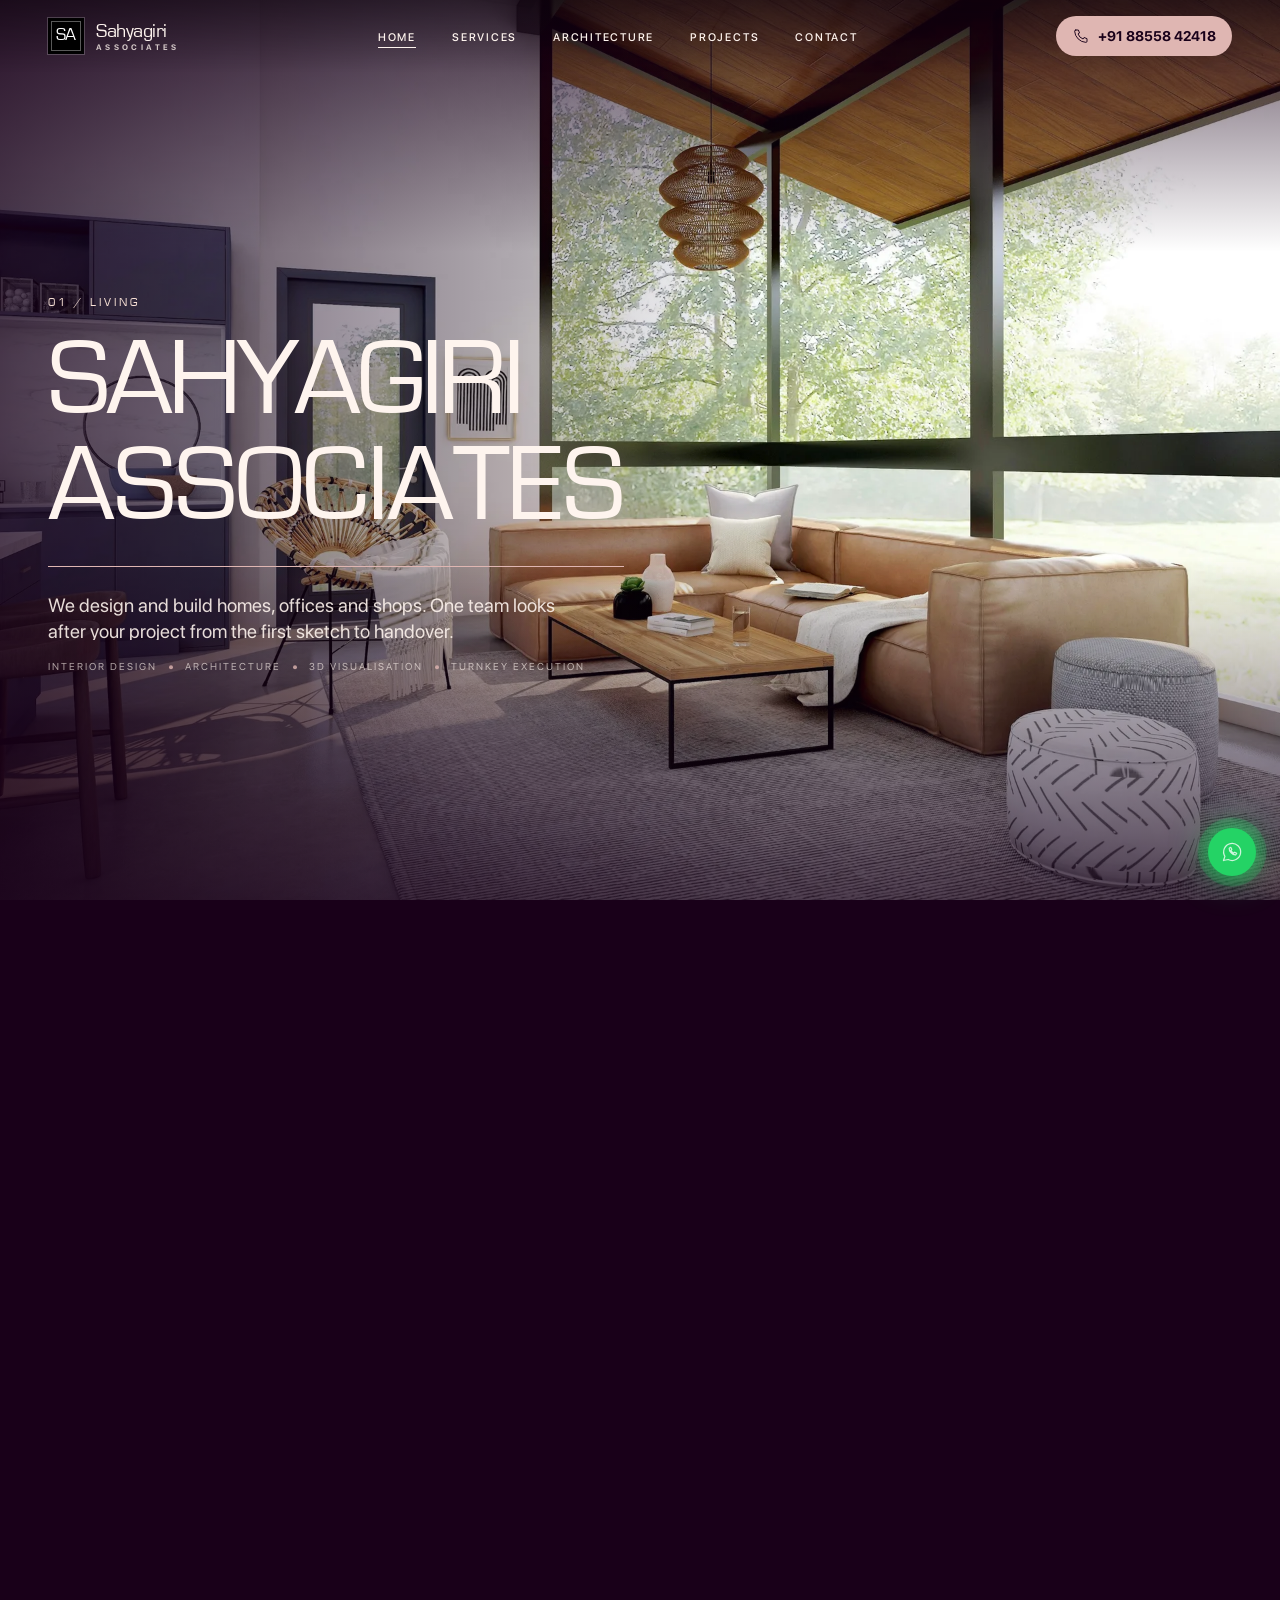
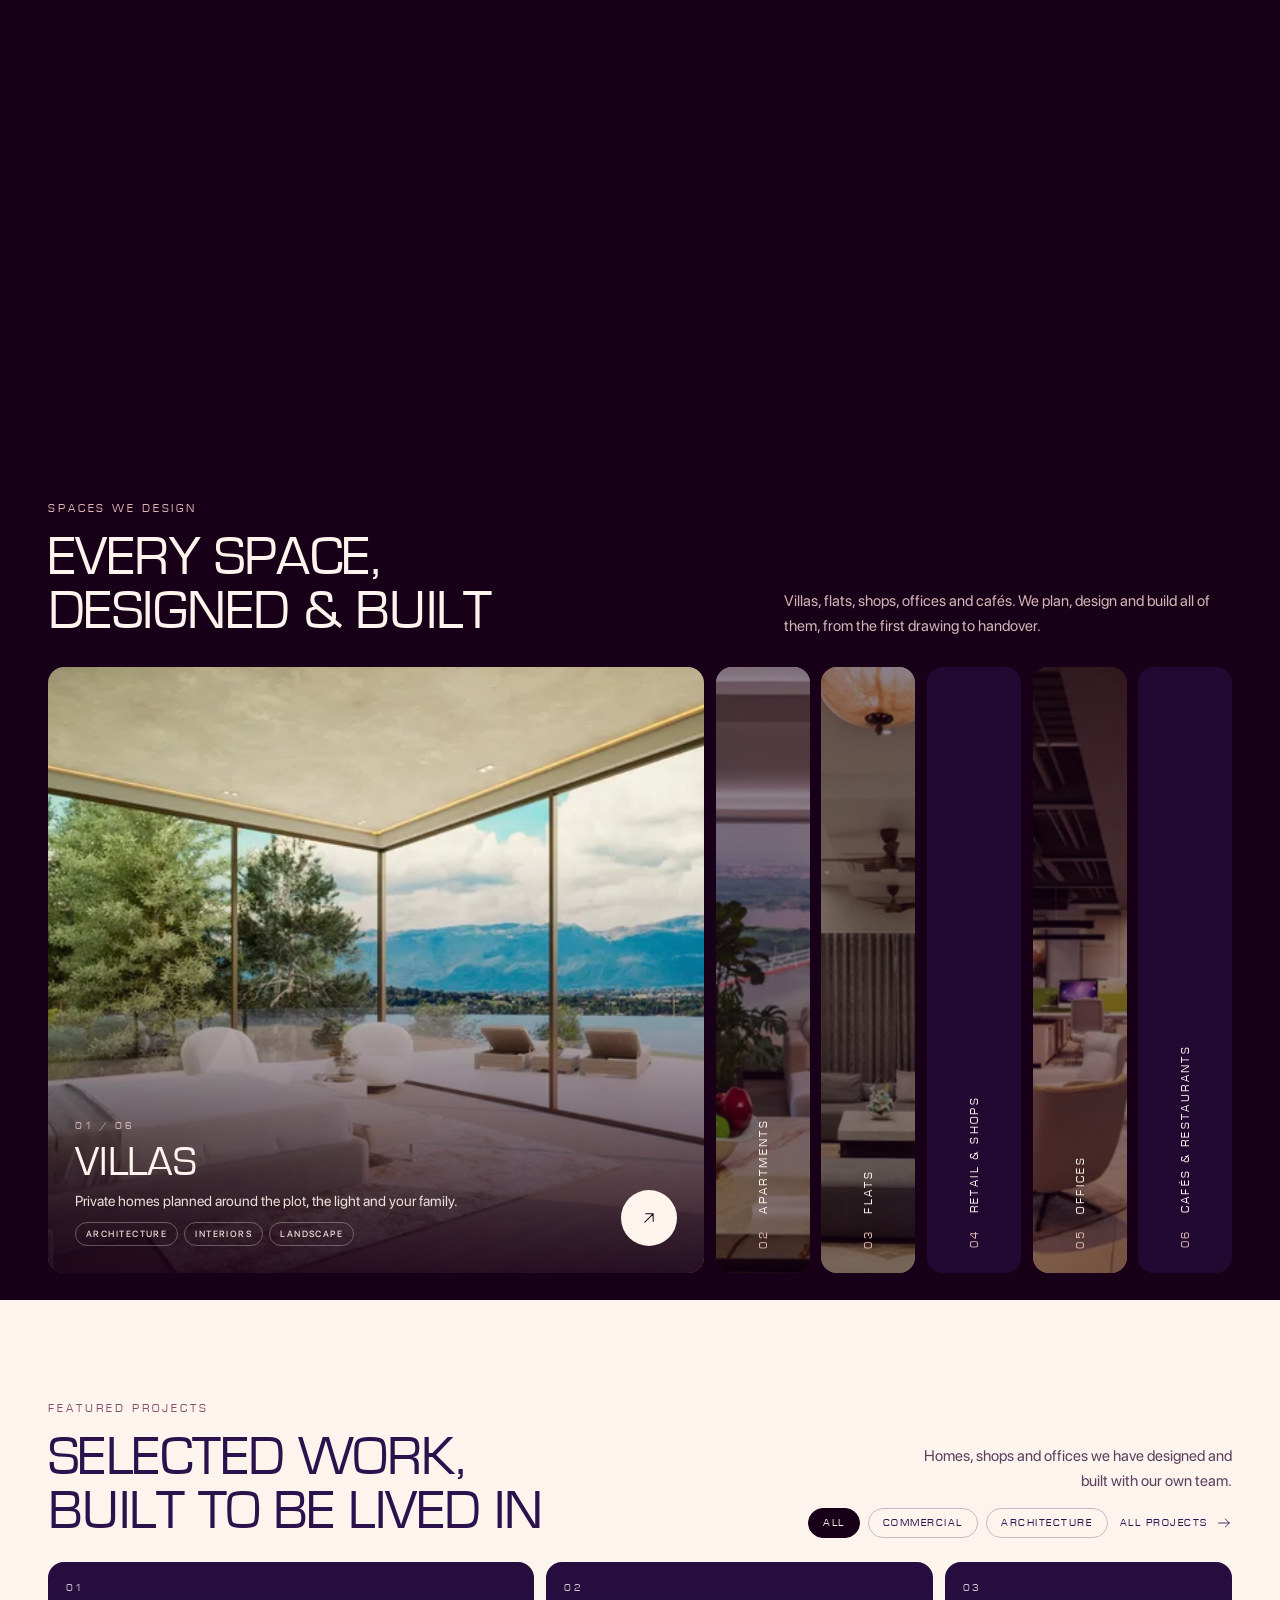
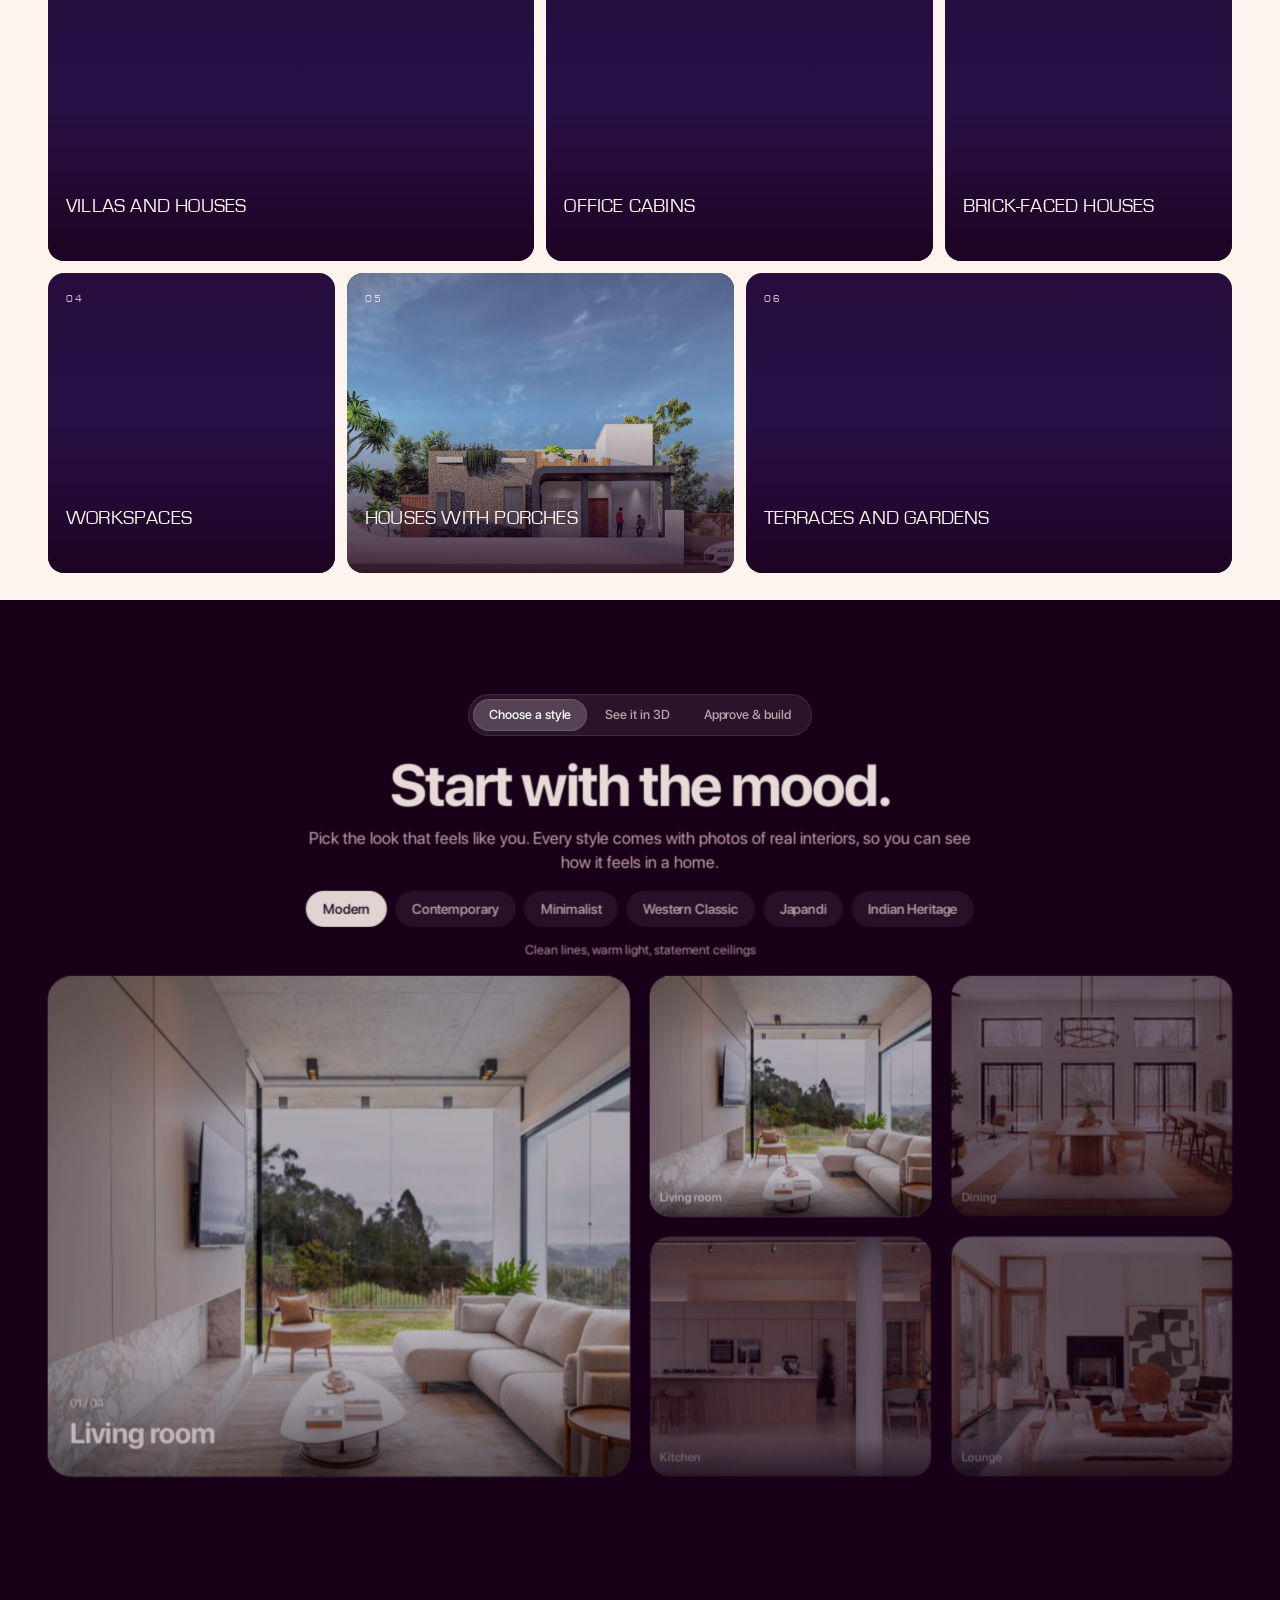
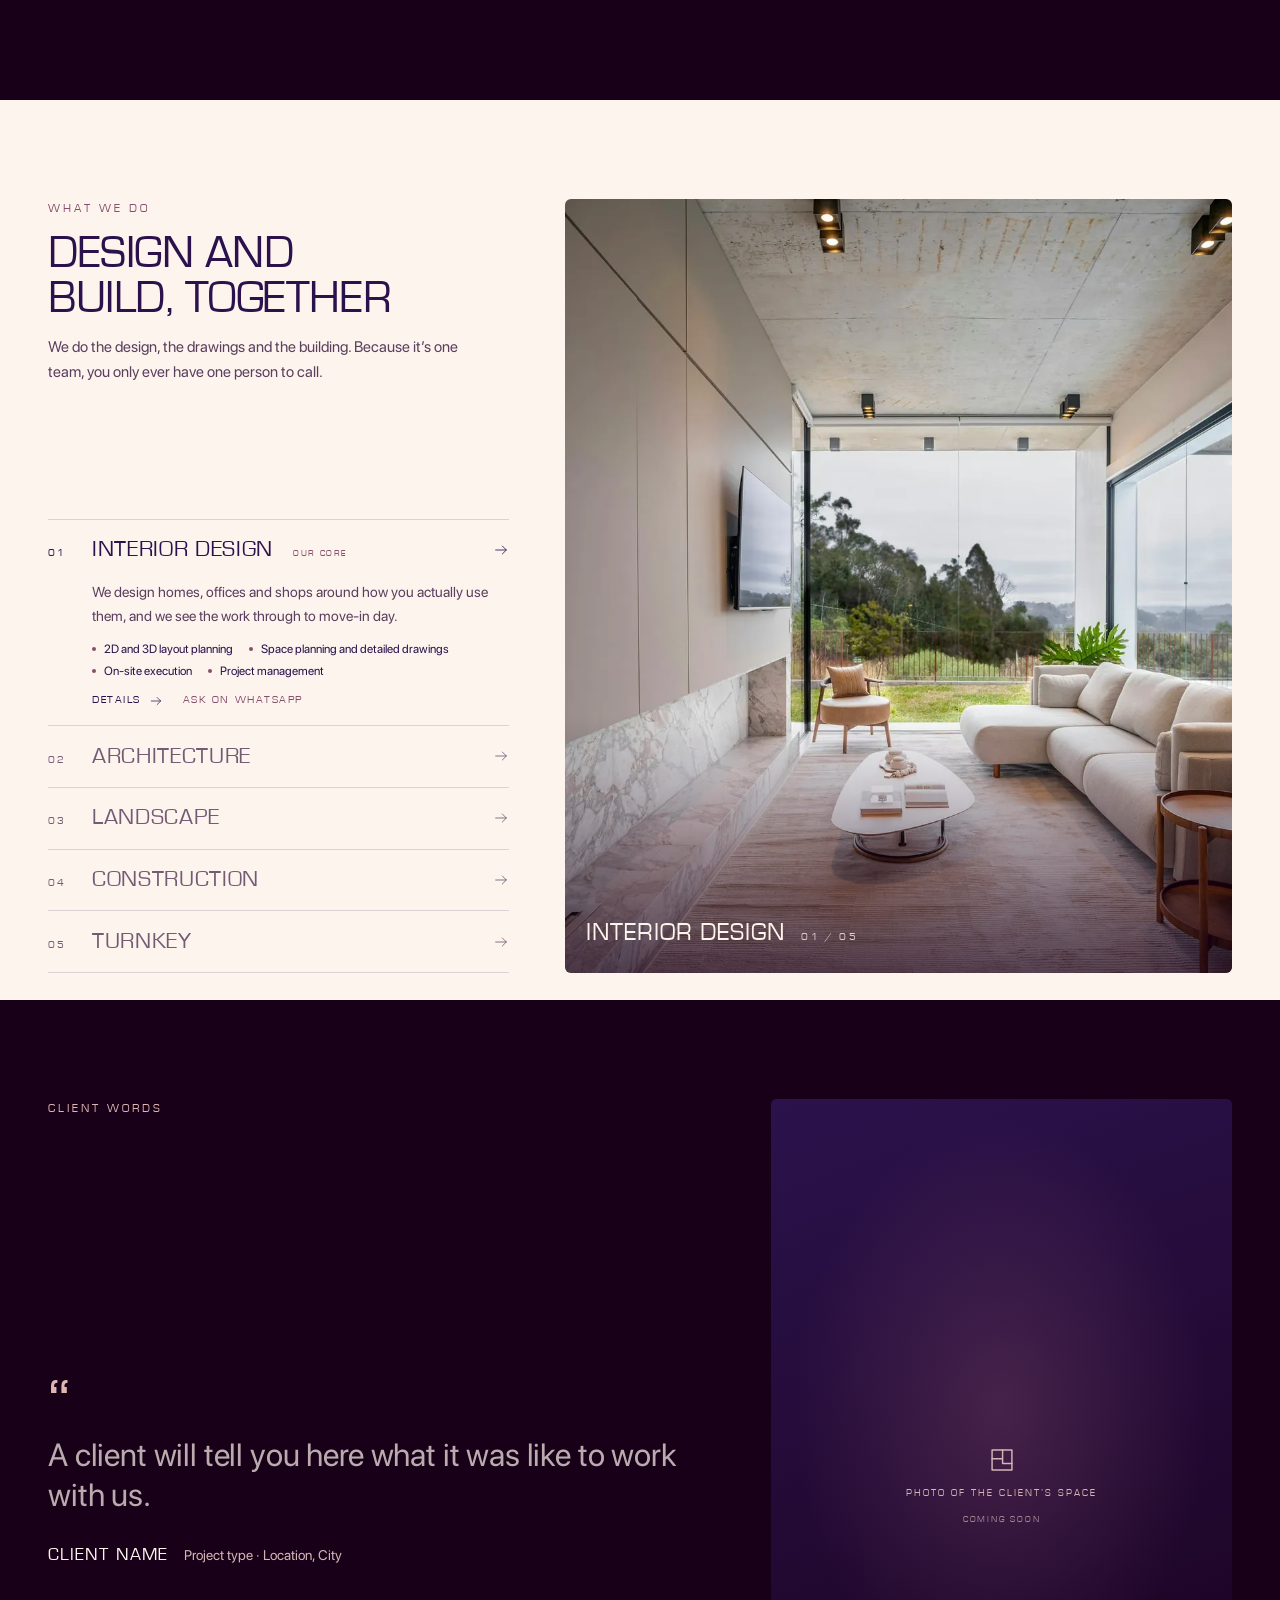
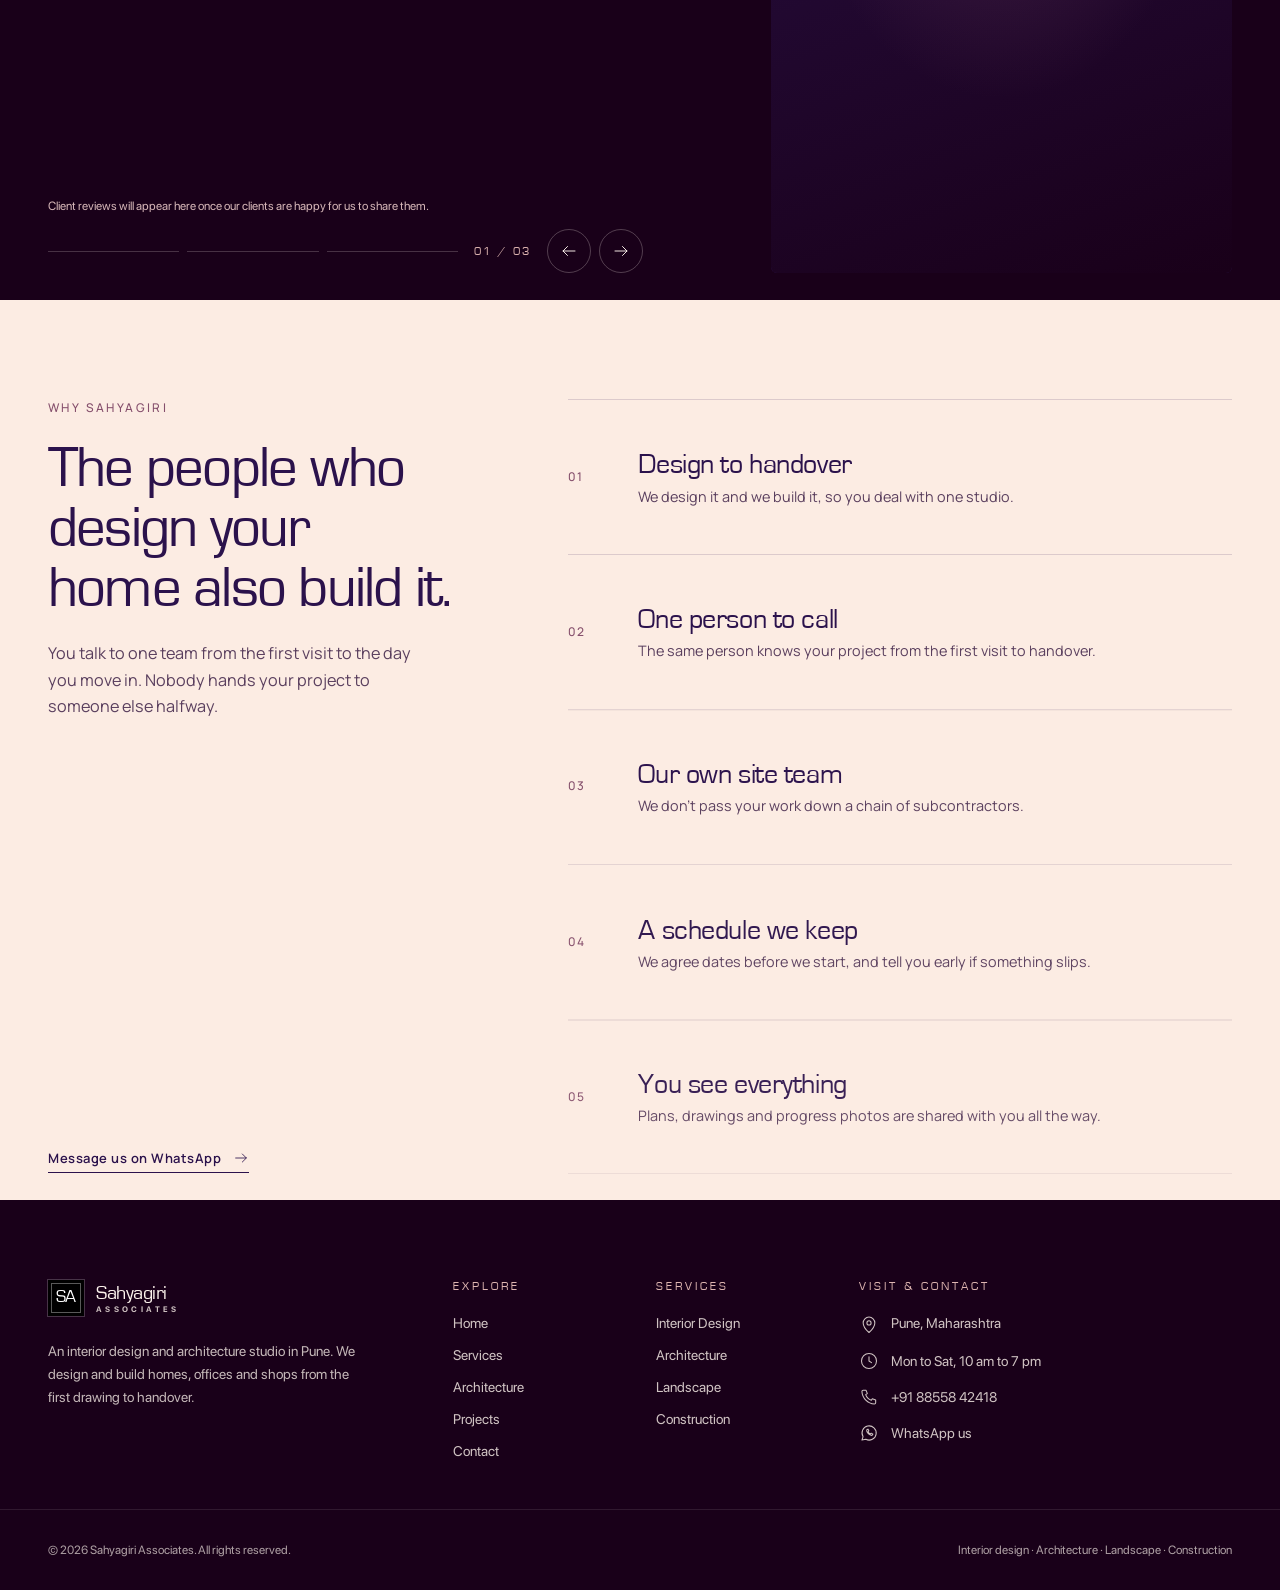
<file: index.html>
<!DOCTYPE html><html lang="en-IN"><head><meta charset="utf-8"><meta name="viewport" content="width=device-width, initial-scale=1"><title>Sahyagiri Associates — Interior Design &amp; Architecture</title><meta name="description" content="Sahyagiri Associates is an interior design and architecture studio in Pune. We design and build homes, offices and shops, from the first drawing to handover."><link rel="canonical" href="https://sahyagiriassociates.com/"><meta name="robots" content="noindex"><link rel="icon" type="image/svg+xml" href="/favicon.svg"><link rel="preload" href="/fonts/eurostile-400.woff2" as="font" type="font/woff2" crossorigin><link rel="preload" href="/fonts/sf-pro-display-400.woff2" as="font" type="font/woff2" crossorigin><link rel="sitemap" href="/sitemap-index.xml"><meta name="theme-color" content="#190019"><meta property="og:type" content="website"><meta property="og:site_name" content="Sahyagiri Associates"><meta property="og:title" content="Sahyagiri Associates — Interior Design &amp; Architecture"><meta property="og:description" content="Sahyagiri Associates is an interior design and architecture studio in Pune. We design and build homes, offices and shops, from the first drawing to handover."><meta property="og:url" content="https://sahyagiriassociates.com/"><meta property="og:image" content="https://sahyagiriassociates.com/og-default.jpg"><meta name="twitter:card" content="summary_large_image"><meta name="astro-view-transitions-enabled" content="true"><meta name="astro-view-transitions-fallback" content="animate"><script type="module" src="/_astro/ClientRouter.astro_astro_type_script_index_0_lang.BdfqpfxU.js"></script><link rel="stylesheet" href="/_astro/pannellum.v5ozmM25.css"><link rel="stylesheet" href="/_astro/SiteLayout.CRR2uE_Z.css"><link rel="stylesheet" href="/_astro/index.4twRAnh2.css"><style>@layer astro.images{:where([data-astro-image]){height:auto}:where([data-astro-image=full-width]){width:100%}:where([data-astro-image=constrained]){max-width:100%}[data-astro-image-fit=fill]{object-fit:fill}[data-astro-image-fit=contain]{object-fit:contain}[data-astro-image-fit=cover]{object-fit:cover}[data-astro-image-fit=scale-down]{object-fit:scale-down}[data-astro-image-pos=top]{object-position:top}[data-astro-image-pos=bottom]{object-position:bottom}[data-astro-image-pos=left]{object-position:left}[data-astro-image-pos=right]{object-position:right}[data-astro-image-pos=center]{object-position:center}[data-astro-image-pos=top-left]{object-position:top left}[data-astro-image-pos=top-right]{object-position:top right}[data-astro-image-pos=top-center]{object-position:top center}[data-astro-image-pos=bottom-left]{object-position:bottom left}[data-astro-image-pos=bottom-right]{object-position:bottom right}[data-astro-image-pos=bottom-center]{object-position:bottom center}[data-astro-image-pos=left-top]{object-position:left top}[data-astro-image-pos=left-bottom]{object-position:left bottom}[data-astro-image-pos=left-center]{object-position:left center}[data-astro-image-pos=right-top]{object-position:right top}[data-astro-image-pos=right-bottom]{object-position:right bottom}[data-astro-image-pos=right-center]{object-position:right center}[data-astro-image-pos=center-top]{object-position:center top}[data-astro-image-pos=center-bottom]{object-position:center bottom}[data-astro-image-pos=center-left]{object-position:center left}[data-astro-image-pos=center-right]{object-position:center right}}
</style><script type="module" src="/_astro/page.D-hZag5v.js"></script></head><body class="min-h-dvh bg-ivory text-charcoal"><a href="#main" class="sr-only z-[60] rounded-full bg-charcoal px-5 py-3 text-sm text-ivory focus:not-sr-only focus:fixed focus:top-4 focus:left-4">Skip to content</a><header data-site-header data-overlay="true" data-solid="false" class="site-header fixed inset-x-0 top-0 z-50" data-astro-cid-isef26zo><div class="container-x flex h-16 items-center justify-between gap-6 lg:h-[4.5rem]" data-astro-cid-isef26zo><a href="/" aria-label="Sahyagiri Associates — home" class="logo inline-flex items-center gap-3" data-astro-cid-qmbhzs4e><span aria-hidden="true" class="logo-mark grid size-9 shrink-0 place-items-center bg-black font-serif text-[1.1rem] leading-none font-medium tracking-tight text-white" data-astro-cid-qmbhzs4e>SA</span><span class="flex flex-col leading-none" data-astro-cid-qmbhzs4e><span class="font-serif text-[1.25rem] font-medium tracking-tight" data-astro-cid-qmbhzs4e>Sahyagiri</span><span class="mt-0.5 text-[0.5rem] font-semibold tracking-[0.42em] uppercase opacity-80" data-astro-cid-qmbhzs4e>Associates</span></span></a><nav aria-label="Main" class="hidden lg:block" data-astro-cid-isef26zo><ul class="flex items-center gap-7 xl:gap-9" data-astro-cid-isef26zo><li data-astro-cid-isef26zo><a href="/" aria-current="page" class="nav-link relative py-2 font-mono text-[0.6875rem] font-medium tracking-[0.16em] uppercase" data-astro-cid-isef26zo>Home</a></li><li data-astro-cid-isef26zo><a href="/services" class="nav-link relative py-2 font-mono text-[0.6875rem] font-medium tracking-[0.16em] uppercase" data-astro-cid-isef26zo>Services</a></li><li data-astro-cid-isef26zo><a href="/architecture" class="nav-link relative py-2 font-mono text-[0.6875rem] font-medium tracking-[0.16em] uppercase" data-astro-cid-isef26zo>Architecture</a></li><li data-astro-cid-isef26zo><a href="/projects" class="nav-link relative py-2 font-mono text-[0.6875rem] font-medium tracking-[0.16em] uppercase" data-astro-cid-isef26zo>Projects</a></li><li data-astro-cid-isef26zo><a href="/contact" class="nav-link relative py-2 font-mono text-[0.6875rem] font-medium tracking-[0.16em] uppercase" data-astro-cid-isef26zo>Contact</a></li></ul></nav><div class="flex items-center gap-2" data-astro-cid-isef26zo><a href="tel:+918855842418" data-cta="call" class="header-call hidden items-center gap-2 rounded-full px-4 py-2.5 text-sm font-semibold md:inline-flex" data-astro-cid-isef26zo><svg xmlns="http://www.w3.org/2000/svg" viewBox="0 0 24 24" width="18" height="18" fill="none" stroke="currentColor" stroke-width="1.25" stroke-linecap="round" stroke-linejoin="round" class="shrink-0" aria-hidden="true" focusable="false"><path d="M5 4h3.5L10 8l-2 1.2a11 11 0 0 0 6.8 6.8L16 14l4 1.5V19a1.5 1.5 0 0 1-1.5 1.5A16 16 0 0 1 3.5 5.5 1.5 1.5 0 0 1 5 4z"/></svg><span class="hidden xl:inline" data-astro-cid-isef26zo>+91 88558 42418</span><span class="xl:hidden" data-astro-cid-isef26zo>Call</span></a><button type="button" data-menu-open aria-controls="mobile-menu" aria-expanded="false" class="-mr-2 inline-flex size-12 items-center justify-center lg:hidden" data-astro-cid-isef26zo><svg xmlns="http://www.w3.org/2000/svg" viewBox="0 0 24 24" width="26" height="26" fill="none" stroke="currentColor" stroke-width="1.25" stroke-linecap="round" stroke-linejoin="round" class="shrink-0" aria-hidden="true" focusable="false"><path d="M4 8h16M4 16h16"/></svg><span class="sr-only" data-astro-cid-isef26zo>Open menu</span></button></div></div></header><!-- Sibling of the header, not a child: the header's backdrop-filter would trap a fixed child. --><div id="mobile-menu" data-menu hidden class="mobile-menu fixed inset-0 z-50 flex flex-col overflow-y-auto bg-charcoal text-ivory lg:hidden" data-tone="dark" data-astro-cid-isef26zo><div class="container-x flex h-16 shrink-0 items-center justify-between" data-astro-cid-isef26zo><a href="/" aria-label="Sahyagiri Associates — home" class="logo inline-flex items-center gap-3" data-astro-cid-qmbhzs4e><span aria-hidden="true" class="logo-mark grid size-9 shrink-0 place-items-center bg-black font-serif text-[1.1rem] leading-none font-medium tracking-tight text-white" data-astro-cid-qmbhzs4e>SA</span><span class="flex flex-col leading-none" data-astro-cid-qmbhzs4e><span class="font-serif text-[1.25rem] font-medium tracking-tight" data-astro-cid-qmbhzs4e>Sahyagiri</span><span class="mt-0.5 text-[0.5rem] font-semibold tracking-[0.42em] uppercase opacity-80" data-astro-cid-qmbhzs4e>Associates</span></span></a><button type="button" data-menu-close class="-mr-2 inline-flex size-12 items-center justify-center" data-astro-cid-isef26zo><svg xmlns="http://www.w3.org/2000/svg" viewBox="0 0 24 24" width="26" height="26" fill="none" stroke="currentColor" stroke-width="1.25" stroke-linecap="round" stroke-linejoin="round" class="shrink-0" aria-hidden="true" focusable="false"><path d="m6 6 12 12M18 6 6 18"/></svg><span class="sr-only" data-astro-cid-isef26zo>Close menu</span></button></div><nav aria-label="Mobile" class="container-x flex-1 pt-6" data-astro-cid-isef26zo><ul class="space-y-1" data-astro-cid-isef26zo><li class="menu-item" style="--i:0" data-astro-cid-isef26zo><a href="/" aria-current="page" class="block py-2 font-serif text-4xl aria-[current=page]:text-highlight" data-astro-cid-isef26zo>Home</a></li><li class="menu-item" style="--i:1" data-astro-cid-isef26zo><a href="/services" class="block py-2 font-serif text-4xl aria-[current=page]:text-highlight" data-astro-cid-isef26zo>Services</a></li><li class="menu-item" style="--i:2" data-astro-cid-isef26zo><a href="/architecture" class="block py-2 font-serif text-4xl aria-[current=page]:text-highlight" data-astro-cid-isef26zo>Architecture</a></li><li class="menu-item" style="--i:3" data-astro-cid-isef26zo><a href="/projects" class="block py-2 font-serif text-4xl aria-[current=page]:text-highlight" data-astro-cid-isef26zo>Projects</a></li><li class="menu-item" style="--i:4" data-astro-cid-isef26zo><a href="/contact" class="block py-2 font-serif text-4xl aria-[current=page]:text-highlight" data-astro-cid-isef26zo>Contact</a></li></ul></nav><div class="container-x grid shrink-0 grid-cols-2 gap-3 pt-10 pb-[calc(2rem+env(safe-area-inset-bottom))]" data-astro-cid-isef26zo><a href="https://wa.me/918855842418?text=Hi%2C%20I%20saw%20your%20website%20and%20want%20to%20discuss%20my%20interior%20project." class="group/btn inline-flex items-center justify-center gap-2.5 rounded-full font-semibold tracking-wide transition-colors duration-300 bg-whatsapp text-ink hover:bg-whatsapp-hover min-h-12 px-6 text-sm" target="_blank" rel="noopener" data-cta="whatsapp" data-astro-cid-isef26zo="true"><svg xmlns="http://www.w3.org/2000/svg" viewBox="0 0 24 24" width="20" height="20" fill="none" stroke="currentColor" stroke-width="1.25" stroke-linecap="round" stroke-linejoin="round" class="shrink-0" aria-hidden="true" focusable="false"><path d="M3.5 20.5l1.4-4.1A8.5 8.5 0 1 1 8.2 19.5z"/><path d="M9.2 8.2c-.4 3.2 3.4 7 6.6 6.6l.9-1.5-2-1.1-1 .9a4.8 4.8 0 0 1-2.8-2.8l.9-1-1.1-2z"/></svg>
        WhatsApp
      </a><a href="tel:+918855842418" class="group/btn inline-flex items-center justify-center gap-2.5 rounded-full font-semibold tracking-wide transition-colors duration-300 border border-ivory/40 text-ivory hover:border-ivory hover:bg-ivory hover:text-charcoal min-h-12 px-6 text-sm" data-cta="call" data-astro-cid-isef26zo="true"><svg xmlns="http://www.w3.org/2000/svg" viewBox="0 0 24 24" width="20" height="20" fill="none" stroke="currentColor" stroke-width="1.25" stroke-linecap="round" stroke-linejoin="round" class="shrink-0" aria-hidden="true" focusable="false"><path d="M5 4h3.5L10 8l-2 1.2a11 11 0 0 0 6.8 6.8L16 14l4 1.5V19a1.5 1.5 0 0 1-1.5 1.5A16 16 0 0 1 3.5 5.5 1.5 1.5 0 0 1 5 4z"/></svg>Call</a></div></div><script type="module">function e(){let e=document.querySelector(`[data-site-header]`);if(!e)return;if(e.dataset.overlay===`true`){let t=document.querySelector(`[data-header-overlay-until]`);e.dataset.light=t?.hasAttribute(`data-header-light`)?`true`:`false`;let n=()=>{let n=t?t.getBoundingClientRect().bottom<=e.offsetHeight:window.scrollY>40;e.dataset.solid=n?`true`:`false`};n(),window.addEventListener(`scroll`,n,{passive:!0}),document.addEventListener(`astro:before-swap`,()=>window.removeEventListener(`scroll`,n),{once:!0})}let t=document.querySelector(`[data-menu]`),n=e.querySelector(`[data-menu-open]`),r=t?.querySelector(`[data-menu-close]`);if(!t||!n||!r)return;let i=e=>e.key===`Escape`&&o(),a=()=>{t.hidden=!1,t.toggleAttribute(`data-open`,!0),n.setAttribute(`aria-expanded`,`true`),document.documentElement.style.overflow=`hidden`,document.addEventListener(`keydown`,i),r.focus()},o=()=>{t.hidden=!0,t.removeAttribute(`data-open`),n.setAttribute(`aria-expanded`,`false`),document.documentElement.style.overflow=``,document.removeEventListener(`keydown`,i),n.focus()};n.addEventListener(`click`,a),r.addEventListener(`click`,o),t.querySelectorAll(`a`).forEach(e=>e.addEventListener(`click`,()=>document.documentElement.style.overflow=``))}document.addEventListener(`astro:page-load`,e);</script><main id="main"><section data-rooms-hero data-header-overlay-until data-tone="dark" aria-labelledby="rooms-hero-title" class="rooms-hero relative bg-ink text-ivory" style="--rooms:4" data-astro-cid-63llj4z6><!-- Hide the opening words from the first frame until the animation takes them (fallback: 4 s) --><script>
    (() => {
      const hero = document.currentScript.closest('[data-rooms-hero]');
      hero.setAttribute('data-pending', '');
      setTimeout(() => hero.removeAttribute('data-pending'), 4000);
    })();
  </script><!-- One paging stop per room, one screen apart (scripts/motion.ts) --><span data-snap aria-hidden="true" class="pointer-events-none absolute inset-x-0 h-px" style="top:0svh" data-astro-cid-63llj4z6></span><span data-snap aria-hidden="true" class="pointer-events-none absolute inset-x-0 h-px" style="top:100svh" data-astro-cid-63llj4z6></span><span data-snap aria-hidden="true" class="pointer-events-none absolute inset-x-0 h-px" style="top:200svh" data-astro-cid-63llj4z6></span><span data-snap aria-hidden="true" class="pointer-events-none absolute inset-x-0 h-px" style="top:300svh" data-astro-cid-63llj4z6></span><div data-stage class="rooms-stage sticky top-0 isolate h-svh min-h-[36rem] overflow-hidden" data-astro-cid-63llj4z6><div data-room="0" class="room absolute inset-0" data-astro-cid-63llj4z6><div class="room-frame" style="--ar:1.3333; --fx:62%" data-astro-cid-63llj4z6><img data-room-base src="/_astro/room-living.BpfyZvlJ_1IJB0G.webp" srcset="/_astro/room-living.BpfyZvlJ_1ExVa9.webp 640w, /_astro/room-living.BpfyZvlJ_Z169ztu.webp 960w, /_astro/room-living.BpfyZvlJ_Z1UcltL.webp 1280w, /_astro/room-living.BpfyZvlJ_ZCT8wc.webp 1920w, /_astro/room-living.BpfyZvlJ_1IJB0G.webp 2560w" sizes="(orientation: portrait) 300vw, 110vw" alt="Double-height living room with a timber ceiling, glass walls, a cognac leather sectional and an oak coffee table" loading="eager" fetchpriority="high" decoding="async" class="absolute inset-0 size-full" data-astro-cid-63llj4z6><div data-item class="absolute inset-0" style="clip-path:polygon(52% 17.5%, 58.5% 17.5%, 59.2% 24%, 58% 31.2%, 53% 31.2%, 51.4% 24%)" data-astro-cid-63llj4z6><img src="/_astro/room-living.BpfyZvlJ_1IJB0G.webp" srcset="/_astro/room-living.BpfyZvlJ_1ExVa9.webp 640w, /_astro/room-living.BpfyZvlJ_Z169ztu.webp 960w, /_astro/room-living.BpfyZvlJ_Z1UcltL.webp 1280w, /_astro/room-living.BpfyZvlJ_ZCT8wc.webp 1920w, /_astro/room-living.BpfyZvlJ_1IJB0G.webp 2560w" sizes="(orientation: portrait) 300vw, 110vw" alt="" loading="eager" decoding="async" class="size-full" data-astro-cid-63llj4z6></div><div data-item class="absolute inset-0" style="clip-path:polygon(38.2% 58.5%, 52% 57.8%, 55% 52.6%, 62% 52.6%, 62.5% 57.2%, 66% 57.5%, 72.5% 61.8%, 92.6% 62%, 92.9% 73%, 91% 82.3%, 77.5% 82.3%, 73% 76%, 64% 76.5%, 63% 72.5%, 42% 72.8%, 38.2% 71%)" data-astro-cid-63llj4z6><img src="/_astro/room-living.BpfyZvlJ_1IJB0G.webp" srcset="/_astro/room-living.BpfyZvlJ_1ExVa9.webp 640w, /_astro/room-living.BpfyZvlJ_Z169ztu.webp 960w, /_astro/room-living.BpfyZvlJ_Z1UcltL.webp 1280w, /_astro/room-living.BpfyZvlJ_ZCT8wc.webp 1920w, /_astro/room-living.BpfyZvlJ_1IJB0G.webp 2560w" sizes="(orientation: portrait) 300vw, 110vw" alt="" loading="eager" decoding="async" class="size-full" data-astro-cid-63llj4z6></div><div data-item class="absolute inset-0" style="clip-path:polygon(21.5% 53.5%, 27% 52.5%, 33% 55%, 34.8% 59%, 35.3% 67%, 35% 74.5%, 30.5% 74%, 29.5% 72.5%, 23.5% 70%, 21% 78.5%, 20.3% 77.5%, 22.5% 68%, 20% 62%)" data-astro-cid-63llj4z6><img src="/_astro/room-living.BpfyZvlJ_1IJB0G.webp" srcset="/_astro/room-living.BpfyZvlJ_1ExVa9.webp 640w, /_astro/room-living.BpfyZvlJ_Z169ztu.webp 960w, /_astro/room-living.BpfyZvlJ_Z1UcltL.webp 1280w, /_astro/room-living.BpfyZvlJ_ZCT8wc.webp 1920w, /_astro/room-living.BpfyZvlJ_1IJB0G.webp 2560w" sizes="(orientation: portrait) 300vw, 110vw" alt="" loading="eager" decoding="async" class="size-full" data-astro-cid-63llj4z6></div><div data-item class="absolute inset-0" style="clip-path:polygon(42.8% 64.8%, 47.8% 62%, 50.5% 56.8%, 53% 56.5%, 53.2% 62.5%, 56.5% 61.8%, 65% 66.5%, 65% 70.5%, 64.7% 81%, 52.5% 83.3%, 52% 72%, 43.2% 74%, 42.8% 67%)" data-astro-cid-63llj4z6><img src="/_astro/room-living.BpfyZvlJ_1IJB0G.webp" srcset="/_astro/room-living.BpfyZvlJ_1ExVa9.webp 640w, /_astro/room-living.BpfyZvlJ_Z169ztu.webp 960w, /_astro/room-living.BpfyZvlJ_Z1UcltL.webp 1280w, /_astro/room-living.BpfyZvlJ_ZCT8wc.webp 1920w, /_astro/room-living.BpfyZvlJ_1IJB0G.webp 2560w" sizes="(orientation: portrait) 300vw, 110vw" alt="" loading="eager" decoding="async" class="size-full" data-astro-cid-63llj4z6></div><div data-item class="absolute inset-0" style="clip-path:polygon(82% 70.5%, 90% 69.5%, 95% 71.5%, 95.3% 84%, 93.5% 92%, 85% 93%, 79% 91%, 78.3% 80.5%, 82% 77.5%)" data-astro-cid-63llj4z6><img src="/_astro/room-living.BpfyZvlJ_1IJB0G.webp" srcset="/_astro/room-living.BpfyZvlJ_1ExVa9.webp 640w, /_astro/room-living.BpfyZvlJ_Z169ztu.webp 960w, /_astro/room-living.BpfyZvlJ_Z1UcltL.webp 1280w, /_astro/room-living.BpfyZvlJ_ZCT8wc.webp 1920w, /_astro/room-living.BpfyZvlJ_1IJB0G.webp 2560w" sizes="(orientation: portrait) 300vw, 110vw" alt="" loading="eager" decoding="async" class="size-full" data-astro-cid-63llj4z6></div><svg aria-hidden="true" class="pointer-events-none absolute inset-0 size-full" viewBox="0 0 100 100" preserveAspectRatio="none" data-astro-cid-63llj4z6><polygon data-outline points="52,17.5 58.5,17.5 59.2,24 58,31.2 53,31.2 51.4,24" pathLength="1" fill="none" class="stroke-highlight" stroke-width="1.25" opacity="0" vector-effect="non-scaling-stroke" data-astro-cid-63llj4z6></polygon><polygon data-outline points="38.2,58.5 52,57.8 55,52.6 62,52.6 62.5,57.2 66,57.5 72.5,61.8 92.6,62 92.9,73 91,82.3 77.5,82.3 73,76 64,76.5 63,72.5 42,72.8 38.2,71" pathLength="1" fill="none" class="stroke-highlight" stroke-width="1.25" opacity="0" vector-effect="non-scaling-stroke" data-astro-cid-63llj4z6></polygon><polygon data-outline points="21.5,53.5 27,52.5 33,55 34.8,59 35.3,67 35,74.5 30.5,74 29.5,72.5 23.5,70 21,78.5 20.3,77.5 22.5,68 20,62" pathLength="1" fill="none" class="stroke-highlight" stroke-width="1.25" opacity="0" vector-effect="non-scaling-stroke" data-astro-cid-63llj4z6></polygon><polygon data-outline points="42.8,64.8 47.8,62 50.5,56.8 53,56.5 53.2,62.5 56.5,61.8 65,66.5 65,70.5 64.7,81 52.5,83.3 52,72 43.2,74 42.8,67" pathLength="1" fill="none" class="stroke-highlight" stroke-width="1.25" opacity="0" vector-effect="non-scaling-stroke" data-astro-cid-63llj4z6></polygon><polygon data-outline points="82,70.5 90,69.5 95,71.5 95.3,84 93.5,92 85,93 79,91 78.3,80.5 82,77.5" pathLength="1" fill="none" class="stroke-highlight" stroke-width="1.25" opacity="0" vector-effect="non-scaling-stroke" data-astro-cid-63llj4z6></polygon></svg><p data-tag aria-hidden="true" class="room-tag pointer-events-none absolute hidden items-center gap-2 font-mono text-[0.625rem] tracking-[0.16em] whitespace-nowrap text-ivory uppercase opacity-0 md:flex" style="--ax:60.5%; --ay:19%" data-astro-cid-63llj4z6><span class="size-1.5 rounded-full bg-highlight" data-astro-cid-63llj4z6></span>Pendant<span class="text-ivory/60" data-astro-cid-63llj4z6>· hand-woven rattan</span></p><p data-tag aria-hidden="true" class="room-tag pointer-events-none absolute hidden items-center gap-2 font-mono text-[0.625rem] tracking-[0.16em] whitespace-nowrap text-ivory uppercase opacity-0 md:flex" style="--ax:66%; --ay:49%" data-astro-cid-63llj4z6><span class="size-1.5 rounded-full bg-highlight" data-astro-cid-63llj4z6></span>Sectional<span class="text-ivory/60" data-astro-cid-63llj4z6>· cognac leather</span></p><p data-tag aria-hidden="true" class="room-tag pointer-events-none absolute hidden items-center gap-2 font-mono text-[0.625rem] tracking-[0.16em] whitespace-nowrap text-ivory uppercase opacity-0 md:flex" style="--ax:20%; --ay:81%" data-astro-cid-63llj4z6><span class="size-1.5 rounded-full bg-highlight" data-astro-cid-63llj4z6></span>Lounge chair<span class="text-ivory/60" data-astro-cid-63llj4z6>· rattan &amp; steel</span></p><p data-tag aria-hidden="true" class="room-tag pointer-events-none absolute hidden items-center gap-2 font-mono text-[0.625rem] tracking-[0.16em] whitespace-nowrap text-ivory uppercase opacity-0 md:flex" style="--ax:36%; --ay:86%" data-astro-cid-63llj4z6><span class="size-1.5 rounded-full bg-highlight" data-astro-cid-63llj4z6></span>Coffee table<span class="text-ivory/60" data-astro-cid-63llj4z6>· oak &amp; blackened steel</span></p><p data-tag aria-hidden="true" class="room-tag pointer-events-none absolute hidden items-center gap-2 font-mono text-[0.625rem] tracking-[0.16em] whitespace-nowrap text-ivory uppercase opacity-0 md:flex" style="--ax:80%; --ay:66%" data-astro-cid-63llj4z6><span class="size-1.5 rounded-full bg-highlight" data-astro-cid-63llj4z6></span>Poufs<span class="text-ivory/60" data-astro-cid-63llj4z6>· woven cotton</span></p></div><div aria-hidden="true" class="pointer-events-none absolute inset-0" style="background: linear-gradient(to right, rgb(25 0 25 / 0.74), transparent 60%), linear-gradient(to bottom, rgb(25 0 25 / 0.7), transparent 28%, transparent 62%, rgb(25 0 25 / 0.7));" data-astro-cid-63llj4z6></div></div><div data-room="1" class="room absolute inset-0 opacity-0" data-astro-cid-63llj4z6><div class="room-frame" style="--ar:1.6131; --fx:48%" data-astro-cid-63llj4z6><img data-room-base src="/_astro/room-dining.CCrdhbMb_ZfmBbc.webp" srcset="/_astro/room-dining.CCrdhbMb_1M0DM8.webp 640w, /_astro/room-dining.CCrdhbMb_Z1QdRTh.webp 960w, /_astro/room-dining.CCrdhbMb_Qsg3L.webp 1280w, /_astro/room-dining.CCrdhbMb_ZAYqbf.webp 1920w, /_astro/room-dining.CCrdhbMb_ZfmBbc.webp 2560w" sizes="(orientation: portrait) 300vw, 110vw" alt="Kitchen and dining room in board-formed concrete with an oak island, walnut stools and a long dining table" loading="lazy" fetchpriority="low" decoding="async" class="absolute inset-0 size-full" data-astro-cid-63llj4z6><div data-item class="absolute inset-0" style="clip-path:polygon(27.5% 58.2%, 29.5% 55.8%, 33% 55.9%, 33% 56.5%, 56.8% 56.5%, 57% 51.5%, 60.5% 51.5%, 60.5% 56.6%, 63.3% 57.2%, 63.3% 72%, 28% 72%, 27.8% 58.2%)" data-astro-cid-63llj4z6><img src="/_astro/room-dining.CCrdhbMb_ZfmBbc.webp" srcset="/_astro/room-dining.CCrdhbMb_1M0DM8.webp 640w, /_astro/room-dining.CCrdhbMb_Z1QdRTh.webp 960w, /_astro/room-dining.CCrdhbMb_Qsg3L.webp 1280w, /_astro/room-dining.CCrdhbMb_ZAYqbf.webp 1920w, /_astro/room-dining.CCrdhbMb_ZfmBbc.webp 2560w" sizes="(orientation: portrait) 300vw, 110vw" alt="" loading="lazy" decoding="async" class="size-full" data-astro-cid-63llj4z6></div><div data-item class="absolute inset-0" style="clip-path:polygon(32% 61.5%, 35.8% 60.5%, 40.8% 61.5%, 41.8% 62.5%, 41.8% 73.8%, 40.8% 73.8%, 38.5% 66%, 36.5% 73%, 35.5% 73.5%, 34% 67%, 32% 73.8%, 31.6% 73.5%)" data-astro-cid-63llj4z6><img src="/_astro/room-dining.CCrdhbMb_ZfmBbc.webp" srcset="/_astro/room-dining.CCrdhbMb_1M0DM8.webp 640w, /_astro/room-dining.CCrdhbMb_Z1QdRTh.webp 960w, /_astro/room-dining.CCrdhbMb_Qsg3L.webp 1280w, /_astro/room-dining.CCrdhbMb_ZAYqbf.webp 1920w, /_astro/room-dining.CCrdhbMb_ZfmBbc.webp 2560w" sizes="(orientation: portrait) 300vw, 110vw" alt="" loading="lazy" decoding="async" class="size-full" data-astro-cid-63llj4z6></div><div data-item class="absolute inset-0" style="clip-path:polygon(72.5% 59%, 81% 58.5%, 81.5% 51%, 88.8% 51%, 89% 58%, 100% 59.5%, 100% 74.5%, 73.5% 74.5%, 73.3% 62%)" data-astro-cid-63llj4z6><img src="/_astro/room-dining.CCrdhbMb_ZfmBbc.webp" srcset="/_astro/room-dining.CCrdhbMb_1M0DM8.webp 640w, /_astro/room-dining.CCrdhbMb_Z1QdRTh.webp 960w, /_astro/room-dining.CCrdhbMb_Qsg3L.webp 1280w, /_astro/room-dining.CCrdhbMb_ZAYqbf.webp 1920w, /_astro/room-dining.CCrdhbMb_ZfmBbc.webp 2560w" sizes="(orientation: portrait) 300vw, 110vw" alt="" loading="lazy" decoding="async" class="size-full" data-astro-cid-63llj4z6></div><div data-item class="absolute inset-0" style="clip-path:polygon(0% 66.5%, 4.2% 66.5%, 15.5% 69%, 16.3% 92%, 13% 100%, 0% 100%)" data-astro-cid-63llj4z6><img src="/_astro/room-dining.CCrdhbMb_ZfmBbc.webp" srcset="/_astro/room-dining.CCrdhbMb_1M0DM8.webp 640w, /_astro/room-dining.CCrdhbMb_Z1QdRTh.webp 960w, /_astro/room-dining.CCrdhbMb_Qsg3L.webp 1280w, /_astro/room-dining.CCrdhbMb_ZAYqbf.webp 1920w, /_astro/room-dining.CCrdhbMb_ZfmBbc.webp 2560w" sizes="(orientation: portrait) 300vw, 110vw" alt="" loading="lazy" decoding="async" class="size-full" data-astro-cid-63llj4z6></div><svg aria-hidden="true" class="pointer-events-none absolute inset-0 size-full" viewBox="0 0 100 100" preserveAspectRatio="none" data-astro-cid-63llj4z6><polygon data-outline points="27.5,58.2 29.5,55.8 33,55.9 33,56.5 56.8,56.5 57,51.5 60.5,51.5 60.5,56.6 63.3,57.2 63.3,72 28,72 27.8,58.2" pathLength="1" fill="none" class="stroke-highlight" stroke-width="1.25" opacity="0" vector-effect="non-scaling-stroke" data-astro-cid-63llj4z6></polygon><polygon data-outline points="32,61.5 35.8,60.5 40.8,61.5 41.8,62.5 41.8,73.8 40.8,73.8 38.5,66 36.5,73 35.5,73.5 34,67 32,73.8 31.6,73.5" pathLength="1" fill="none" class="stroke-highlight" stroke-width="1.25" opacity="0" vector-effect="non-scaling-stroke" data-astro-cid-63llj4z6></polygon><polygon data-outline points="72.5,59 81,58.5 81.5,51 88.8,51 89,58 100,59.5 100,74.5 73.5,74.5 73.3,62" pathLength="1" fill="none" class="stroke-highlight" stroke-width="1.25" opacity="0" vector-effect="non-scaling-stroke" data-astro-cid-63llj4z6></polygon><polygon data-outline points="0,66.5 4.2,66.5 15.5,69 16.3,92 13,100 0,100" pathLength="1" fill="none" class="stroke-highlight" stroke-width="1.25" opacity="0" vector-effect="non-scaling-stroke" data-astro-cid-63llj4z6></polygon></svg><p data-tag aria-hidden="true" class="room-tag pointer-events-none absolute hidden items-center gap-2 font-mono text-[0.625rem] tracking-[0.16em] whitespace-nowrap text-ivory uppercase opacity-0 md:flex" style="--ax:44%; --ay:47%" data-astro-cid-63llj4z6><span class="size-1.5 rounded-full bg-highlight" data-astro-cid-63llj4z6></span>Island<span class="text-ivory/60" data-astro-cid-63llj4z6>· oak &amp; quartz</span></p><p data-tag aria-hidden="true" class="room-tag pointer-events-none absolute hidden items-center gap-2 font-mono text-[0.625rem] tracking-[0.16em] whitespace-nowrap text-ivory uppercase opacity-0 md:flex" style="--ax:22%; --ay:77%" data-astro-cid-63llj4z6><span class="size-1.5 rounded-full bg-highlight" data-astro-cid-63llj4z6></span>Counter stools<span class="text-ivory/60" data-astro-cid-63llj4z6>· walnut</span></p><p data-tag aria-hidden="true" class="room-tag pointer-events-none absolute hidden items-center gap-2 font-mono text-[0.625rem] tracking-[0.16em] whitespace-nowrap text-ivory uppercase opacity-0 md:flex" style="--ax:74%; --ay:46%" data-astro-cid-63llj4z6><span class="size-1.5 rounded-full bg-highlight" data-astro-cid-63llj4z6></span>Dining<span class="text-ivory/60" data-astro-cid-63llj4z6>· eight seats, oak</span></p><p data-tag aria-hidden="true" class="room-tag pointer-events-none absolute hidden items-center gap-2 font-mono text-[0.625rem] tracking-[0.16em] whitespace-nowrap text-ivory uppercase opacity-0 md:flex" style="--ax:3%; --ay:62%" data-astro-cid-63llj4z6><span class="size-1.5 rounded-full bg-highlight" data-astro-cid-63llj4z6></span>Lounge<span class="text-ivory/60" data-astro-cid-63llj4z6>· outdoor rope</span></p></div><div aria-hidden="true" class="pointer-events-none absolute inset-0" style="background: linear-gradient(to left, rgb(25 0 25 / 0.74), transparent 60%), linear-gradient(to bottom, rgb(25 0 25 / 0.7), transparent 28%, transparent 62%, rgb(25 0 25 / 0.7));" data-astro-cid-63llj4z6></div></div><div data-room="2" class="room absolute inset-0 opacity-0" data-astro-cid-63llj4z6><div class="room-frame" style="--ar:1.7778; --fx:50%" data-astro-cid-63llj4z6><img data-room-base src="/_astro/room-bedroom.BSBRa83i_CtaFn.webp" srcset="/_astro/room-bedroom.BSBRa83i_Z1cvS4Q.webp 640w, /_astro/room-bedroom.BSBRa83i_Z3xBg8.webp 960w, /_astro/room-bedroom.BSBRa83i_Z3lfpB.webp 1280w, /_astro/room-bedroom.BSBRa83i_Z12SANQ.webp 1920w, /_astro/room-bedroom.BSBRa83i_CtaFn.webp 2560w" sizes="(orientation: portrait) 300vw, 110vw" alt="Master bedroom with a leather-framed bed, lacquered nightstands, brass ring pendants and a leather floor pouf" loading="lazy" fetchpriority="low" decoding="async" class="absolute inset-0 size-full" data-astro-cid-63llj4z6><div data-item class="absolute inset-0" style="clip-path:polygon(20.5% 93%, 26.5% 81%, 78% 81%, 83.5% 93%)" data-astro-cid-63llj4z6><img src="/_astro/room-bedroom.BSBRa83i_CtaFn.webp" srcset="/_astro/room-bedroom.BSBRa83i_Z1cvS4Q.webp 640w, /_astro/room-bedroom.BSBRa83i_Z3xBg8.webp 960w, /_astro/room-bedroom.BSBRa83i_Z3lfpB.webp 1280w, /_astro/room-bedroom.BSBRa83i_Z12SANQ.webp 1920w, /_astro/room-bedroom.BSBRa83i_CtaFn.webp 2560w" sizes="(orientation: portrait) 300vw, 110vw" alt="" loading="lazy" decoding="async" class="size-full" data-astro-cid-63llj4z6></div><div data-item class="absolute inset-0" style="clip-path:polygon(36.6% 50.8%, 65.8% 50.8%, 65.8% 72.5%, 70.5% 79.5%, 70% 89%, 33% 89%, 33.2% 79%, 36% 72%, 36.6% 72%)" data-astro-cid-63llj4z6><img src="/_astro/room-bedroom.BSBRa83i_CtaFn.webp" srcset="/_astro/room-bedroom.BSBRa83i_Z1cvS4Q.webp 640w, /_astro/room-bedroom.BSBRa83i_Z3xBg8.webp 960w, /_astro/room-bedroom.BSBRa83i_Z3lfpB.webp 1280w, /_astro/room-bedroom.BSBRa83i_Z12SANQ.webp 1920w, /_astro/room-bedroom.BSBRa83i_CtaFn.webp 2560w" sizes="(orientation: portrait) 300vw, 110vw" alt="" loading="lazy" decoding="async" class="size-full" data-astro-cid-63llj4z6></div><div data-item class="absolute inset-0" style="clip-path:polygon(24% 68.5%, 27.5% 66%, 28.3% 62%, 31% 67%, 34.5% 67%, 34.5% 75.5%, 25% 75.5%, 24% 70%)" data-astro-cid-63llj4z6><img src="/_astro/room-bedroom.BSBRa83i_CtaFn.webp" srcset="/_astro/room-bedroom.BSBRa83i_Z1cvS4Q.webp 640w, /_astro/room-bedroom.BSBRa83i_Z3xBg8.webp 960w, /_astro/room-bedroom.BSBRa83i_Z3lfpB.webp 1280w, /_astro/room-bedroom.BSBRa83i_Z12SANQ.webp 1920w, /_astro/room-bedroom.BSBRa83i_CtaFn.webp 2560w" sizes="(orientation: portrait) 300vw, 110vw" alt="" loading="lazy" decoding="async" class="size-full" data-astro-cid-63llj4z6></div><div data-item class="absolute inset-0" style="clip-path:polygon(67.5% 68.5%, 69.5% 67%, 72% 66%, 72% 53%, 78% 53%, 78% 69%, 78.5% 70%, 78% 78%, 69% 78%, 68.3% 70%)" data-astro-cid-63llj4z6><img src="/_astro/room-bedroom.BSBRa83i_CtaFn.webp" srcset="/_astro/room-bedroom.BSBRa83i_Z1cvS4Q.webp 640w, /_astro/room-bedroom.BSBRa83i_Z3xBg8.webp 960w, /_astro/room-bedroom.BSBRa83i_Z3lfpB.webp 1280w, /_astro/room-bedroom.BSBRa83i_Z12SANQ.webp 1920w, /_astro/room-bedroom.BSBRa83i_CtaFn.webp 2560w" sizes="(orientation: portrait) 300vw, 110vw" alt="" loading="lazy" decoding="async" class="size-full" data-astro-cid-63llj4z6></div><div data-item class="absolute inset-0" style="clip-path:polygon(25.5% 42.3%, 29.9% 42.3%, 29.9% 49.8%, 33% 52.5%, 33% 60.8%, 30.2% 60.8%, 30.2% 52.5%, 25.5% 49.8%)" data-astro-cid-63llj4z6><img src="/_astro/room-bedroom.BSBRa83i_CtaFn.webp" srcset="/_astro/room-bedroom.BSBRa83i_Z1cvS4Q.webp 640w, /_astro/room-bedroom.BSBRa83i_Z3xBg8.webp 960w, /_astro/room-bedroom.BSBRa83i_Z3lfpB.webp 1280w, /_astro/room-bedroom.BSBRa83i_Z12SANQ.webp 1920w, /_astro/room-bedroom.BSBRa83i_CtaFn.webp 2560w" sizes="(orientation: portrait) 300vw, 110vw" alt="" loading="lazy" decoding="async" class="size-full" data-astro-cid-63llj4z6></div><div data-item class="absolute inset-0" style="clip-path:polygon(80.2% 77%, 98.8% 76.5%, 99% 89%, 95.3% 89.5%, 80.5% 88%, 80% 80%)" data-astro-cid-63llj4z6><img src="/_astro/room-bedroom.BSBRa83i_CtaFn.webp" srcset="/_astro/room-bedroom.BSBRa83i_Z1cvS4Q.webp 640w, /_astro/room-bedroom.BSBRa83i_Z3xBg8.webp 960w, /_astro/room-bedroom.BSBRa83i_Z3lfpB.webp 1280w, /_astro/room-bedroom.BSBRa83i_Z12SANQ.webp 1920w, /_astro/room-bedroom.BSBRa83i_CtaFn.webp 2560w" sizes="(orientation: portrait) 300vw, 110vw" alt="" loading="lazy" decoding="async" class="size-full" data-astro-cid-63llj4z6></div><svg aria-hidden="true" class="pointer-events-none absolute inset-0 size-full" viewBox="0 0 100 100" preserveAspectRatio="none" data-astro-cid-63llj4z6><polygon data-outline points="20.5,93 26.5,81 78,81 83.5,93" pathLength="1" fill="none" class="stroke-highlight" stroke-width="1.25" opacity="0" vector-effect="non-scaling-stroke" data-astro-cid-63llj4z6></polygon><polygon data-outline points="36.6,50.8 65.8,50.8 65.8,72.5 70.5,79.5 70,89 33,89 33.2,79 36,72 36.6,72" pathLength="1" fill="none" class="stroke-highlight" stroke-width="1.25" opacity="0" vector-effect="non-scaling-stroke" data-astro-cid-63llj4z6></polygon><polygon data-outline points="24,68.5 27.5,66 28.3,62 31,67 34.5,67 34.5,75.5 25,75.5 24,70" pathLength="1" fill="none" class="stroke-highlight" stroke-width="1.25" opacity="0" vector-effect="non-scaling-stroke" data-astro-cid-63llj4z6></polygon><polygon data-outline points="67.5,68.5 69.5,67 72,66 72,53 78,53 78,69 78.5,70 78,78 69,78 68.3,70" pathLength="1" fill="none" class="stroke-highlight" stroke-width="1.25" opacity="0" vector-effect="non-scaling-stroke" data-astro-cid-63llj4z6></polygon><polygon data-outline points="25.5,42.3 29.9,42.3 29.9,49.8 33,52.5 33,60.8 30.2,60.8 30.2,52.5 25.5,49.8" pathLength="1" fill="none" class="stroke-highlight" stroke-width="1.25" opacity="0" vector-effect="non-scaling-stroke" data-astro-cid-63llj4z6></polygon><polygon data-outline points="80.2,77 98.8,76.5 99,89 95.3,89.5 80.5,88 80,80" pathLength="1" fill="none" class="stroke-highlight" stroke-width="1.25" opacity="0" vector-effect="non-scaling-stroke" data-astro-cid-63llj4z6></polygon></svg><p data-tag aria-hidden="true" class="room-tag pointer-events-none absolute hidden items-center gap-2 font-mono text-[0.625rem] tracking-[0.16em] whitespace-nowrap text-ivory uppercase opacity-0 md:flex" style="--ax:22%; --ay:95%" data-astro-cid-63llj4z6><span class="size-1.5 rounded-full bg-highlight" data-astro-cid-63llj4z6></span>Rug<span class="text-ivory/60" data-astro-cid-63llj4z6>· hand-loomed wool</span></p><p data-tag aria-hidden="true" class="room-tag pointer-events-none absolute hidden items-center gap-2 font-mono text-[0.625rem] tracking-[0.16em] whitespace-nowrap text-ivory uppercase opacity-0 md:flex" style="--ax:44%; --ay:47%" data-astro-cid-63llj4z6><span class="size-1.5 rounded-full bg-highlight" data-astro-cid-63llj4z6></span>Bed<span class="text-ivory/60" data-astro-cid-63llj4z6>· leather headboard</span></p><p data-tag aria-hidden="true" class="room-tag pointer-events-none absolute hidden items-center gap-2 font-mono text-[0.625rem] tracking-[0.16em] whitespace-nowrap text-ivory uppercase opacity-0 md:flex" style="--ax:12%; --ay:64%" data-astro-cid-63llj4z6><span class="size-1.5 rounded-full bg-highlight" data-astro-cid-63llj4z6></span>Bedside<span class="text-ivory/60" data-astro-cid-63llj4z6>· lacquer &amp; brass</span></p><p data-tag aria-hidden="true" class="room-tag pointer-events-none absolute hidden items-center gap-2 font-mono text-[0.625rem] tracking-[0.16em] whitespace-nowrap text-ivory uppercase opacity-0 md:flex" style="--ax:79.5%; --ay:50%" data-astro-cid-63llj4z6><span class="size-1.5 rounded-full bg-highlight" data-astro-cid-63llj4z6></span>Bedside<span class="text-ivory/60" data-astro-cid-63llj4z6>· lacquer &amp; brass</span></p><p data-tag aria-hidden="true" class="room-tag pointer-events-none absolute hidden items-center gap-2 font-mono text-[0.625rem] tracking-[0.16em] whitespace-nowrap text-ivory uppercase opacity-0 md:flex" style="--ax:31%; --ay:40%" data-astro-cid-63llj4z6><span class="size-1.5 rounded-full bg-highlight" data-astro-cid-63llj4z6></span>Ring pendants<span class="text-ivory/60" data-astro-cid-63llj4z6>· brushed brass</span></p><p data-tag aria-hidden="true" class="room-tag pointer-events-none absolute hidden items-center gap-2 font-mono text-[0.625rem] tracking-[0.16em] whitespace-nowrap text-ivory uppercase opacity-0 md:flex" style="--ax:82%; --ay:73%" data-astro-cid-63llj4z6><span class="size-1.5 rounded-full bg-highlight" data-astro-cid-63llj4z6></span>Floor pouf<span class="text-ivory/60" data-astro-cid-63llj4z6>· tan leather</span></p></div><div aria-hidden="true" class="pointer-events-none absolute inset-0" style="background: linear-gradient(to right, rgb(25 0 25 / 0.62), transparent 60%), linear-gradient(to bottom, rgb(25 0 25 / 0.7), transparent 28%, transparent 62%, rgb(25 0 25 / 0.7));" data-astro-cid-63llj4z6></div></div><div data-room="3" class="room absolute inset-0 opacity-0" data-astro-cid-63llj4z6><div class="room-frame" style="--ar:1.7778; --fx:50%" data-astro-cid-63llj4z6><img data-room-base src="/_astro/room-closet.Aa3CRu9Z_OUAre.webp" srcset="/_astro/room-closet.Aa3CRu9Z_ZiqUwg.webp 640w, /_astro/room-closet.Aa3CRu9Z_HOuLb.webp 960w, /_astro/room-closet.Aa3CRu9Z_Zeaqpk.webp 1280w, /_astro/room-closet.Aa3CRu9Z_1ST1Ul.webp 1920w, /_astro/room-closet.Aa3CRu9Z_OUAre.webp 2560w" sizes="(orientation: portrait) 300vw, 110vw" alt="Modern dressing room with a black-framed glass wardrobe, a floating vanity, a velvet stool, an arc floor lamp, a fluted glass partition and a marble floor" loading="lazy" fetchpriority="low" decoding="async" class="absolute inset-0 size-full" data-astro-cid-63llj4z6><div data-item class="absolute inset-0" style="clip-path:polygon(2.5% 100%, 9.9% 90.2%, 28.4% 89.8%, 65.1% 89.8%, 81.1% 90.2%, 89.1% 100%)" data-astro-cid-63llj4z6><img src="/_astro/room-closet.Aa3CRu9Z_OUAre.webp" srcset="/_astro/room-closet.Aa3CRu9Z_ZiqUwg.webp 640w, /_astro/room-closet.Aa3CRu9Z_HOuLb.webp 960w, /_astro/room-closet.Aa3CRu9Z_Zeaqpk.webp 1280w, /_astro/room-closet.Aa3CRu9Z_1ST1Ul.webp 1920w, /_astro/room-closet.Aa3CRu9Z_OUAre.webp 2560w" sizes="(orientation: portrait) 300vw, 110vw" alt="" loading="lazy" decoding="async" class="size-full" data-astro-cid-63llj4z6></div><div data-item class="absolute inset-0" style="clip-path:polygon(10% 0%, 28.3% 0%, 28.3% 89.6%, 10% 89.6%)" data-astro-cid-63llj4z6><img src="/_astro/room-closet.Aa3CRu9Z_OUAre.webp" srcset="/_astro/room-closet.Aa3CRu9Z_ZiqUwg.webp 640w, /_astro/room-closet.Aa3CRu9Z_HOuLb.webp 960w, /_astro/room-closet.Aa3CRu9Z_Zeaqpk.webp 1280w, /_astro/room-closet.Aa3CRu9Z_1ST1Ul.webp 1920w, /_astro/room-closet.Aa3CRu9Z_OUAre.webp 2560w" sizes="(orientation: portrait) 300vw, 110vw" alt="" loading="lazy" decoding="async" class="size-full" data-astro-cid-63llj4z6></div><div data-item class="absolute inset-0" style="clip-path:polygon(31.8% 6.9%, 32% 5.8%, 32.5% 5%, 33.3% 4.6%, 61.3% 4.6%, 62% 5%, 62.5% 5.8%, 62.9% 6.9%, 62.9% 85.8%, 62.6% 86.9%, 62% 87.7%, 61.3% 88%, 33.3% 88%, 32.5% 87.7%, 32% 86.9%, 31.8% 85.8%)" data-astro-cid-63llj4z6><img src="/_astro/room-closet.Aa3CRu9Z_OUAre.webp" srcset="/_astro/room-closet.Aa3CRu9Z_ZiqUwg.webp 640w, /_astro/room-closet.Aa3CRu9Z_HOuLb.webp 960w, /_astro/room-closet.Aa3CRu9Z_Zeaqpk.webp 1280w, /_astro/room-closet.Aa3CRu9Z_1ST1Ul.webp 1920w, /_astro/room-closet.Aa3CRu9Z_OUAre.webp 2560w" sizes="(orientation: portrait) 300vw, 110vw" alt="" loading="lazy" decoding="async" class="size-full" data-astro-cid-63llj4z6></div><div data-item class="absolute inset-0" style="clip-path:polygon(26.9% 70.4%, 26.9% 65.1%, 28.4% 63.7%, 28.4% 61.7%, 33.4% 61.4%, 33.8% 60%, 34.7% 58.1%, 35.9% 60.6%, 37.5% 57.8%, 38.4% 57.8%, 40% 58.3%, 41.3% 60%, 43.1% 56.3%, 44.4% 56.4%, 44.9% 60.6%, 50.9% 60.6%, 51.1% 57.6%, 53.6% 57.3%, 53.9% 60.6%, 55% 58.3%, 57.5% 53.1%, 59.4% 54.2%, 59.4% 55.6%, 60.6% 55.6%, 60.8% 63.3%, 62.8% 62.4%, 63.3% 58%, 64.1% 58.3%, 64.4% 63.1%, 66.3% 63.6%, 66.3% 70.4%)" data-astro-cid-63llj4z6><img src="/_astro/room-closet.Aa3CRu9Z_OUAre.webp" srcset="/_astro/room-closet.Aa3CRu9Z_ZiqUwg.webp 640w, /_astro/room-closet.Aa3CRu9Z_HOuLb.webp 960w, /_astro/room-closet.Aa3CRu9Z_Zeaqpk.webp 1280w, /_astro/room-closet.Aa3CRu9Z_1ST1Ul.webp 1920w, /_astro/room-closet.Aa3CRu9Z_OUAre.webp 2560w" sizes="(orientation: portrait) 300vw, 110vw" alt="" loading="lazy" decoding="async" class="size-full" data-astro-cid-63llj4z6></div><div data-item class="absolute inset-0" style="clip-path:polygon(42.3% 73.6%, 42.8% 71.8%, 43.8% 70.9%, 48.8% 70.9%, 50% 71.8%, 50.6% 73.6%, 50.8% 95.6%, 50.4% 97.8%, 49.1% 99.2%, 43.8% 99.2%, 42.5% 97.8%, 42.1% 95.6%)" data-astro-cid-63llj4z6><img src="/_astro/room-closet.Aa3CRu9Z_OUAre.webp" srcset="/_astro/room-closet.Aa3CRu9Z_ZiqUwg.webp 640w, /_astro/room-closet.Aa3CRu9Z_HOuLb.webp 960w, /_astro/room-closet.Aa3CRu9Z_Zeaqpk.webp 1280w, /_astro/room-closet.Aa3CRu9Z_1ST1Ul.webp 1920w, /_astro/room-closet.Aa3CRu9Z_OUAre.webp 2560w" sizes="(orientation: portrait) 300vw, 110vw" alt="" loading="lazy" decoding="async" class="size-full" data-astro-cid-63llj4z6></div><div data-item class="absolute inset-0" style="clip-path:polygon(65.3% 92.8%, 66.4% 91.2%, 68.9% 90.6%, 68.9% 55.6%, 68.8% 36.7%, 68.4% 31.7%, 67.2% 27.8%, 65.8% 25.3%, 66% 28.9%, 66.1% 33.3%, 65.8% 37.3%, 61.9% 38.2%, 58.4% 37.3%, 58.6% 32.2%, 59.4% 27.8%, 60.9% 24.7%, 63.1% 23%, 65% 23.1%, 66.9% 24.2%, 68.8% 27.2%, 69.9% 32.2%, 69.9% 36.7%, 69.8% 55.6%, 69.8% 90.6%, 72.6% 91.3%, 73.8% 93%, 72.6% 94.7%, 69.4% 95.4%, 66.3% 94.7%)" data-astro-cid-63llj4z6><img src="/_astro/room-closet.Aa3CRu9Z_OUAre.webp" srcset="/_astro/room-closet.Aa3CRu9Z_ZiqUwg.webp 640w, /_astro/room-closet.Aa3CRu9Z_HOuLb.webp 960w, /_astro/room-closet.Aa3CRu9Z_Zeaqpk.webp 1280w, /_astro/room-closet.Aa3CRu9Z_1ST1Ul.webp 1920w, /_astro/room-closet.Aa3CRu9Z_OUAre.webp 2560w" sizes="(orientation: portrait) 300vw, 110vw" alt="" loading="lazy" decoding="async" class="size-full" data-astro-cid-63llj4z6></div><svg aria-hidden="true" class="pointer-events-none absolute inset-0 size-full" viewBox="0 0 100 100" preserveAspectRatio="none" data-astro-cid-63llj4z6><polygon data-outline points="2.5,100 9.9,90.2 28.4,89.8 65.1,89.8 81.1,90.2 89.1,100" pathLength="1" fill="none" class="stroke-highlight" stroke-width="1.25" opacity="0" vector-effect="non-scaling-stroke" data-astro-cid-63llj4z6></polygon><polygon data-outline points="10,0 28.3,0 28.3,89.6 10,89.6" pathLength="1" fill="none" class="stroke-highlight" stroke-width="1.25" opacity="0" vector-effect="non-scaling-stroke" data-astro-cid-63llj4z6></polygon><polygon data-outline points="31.8,6.9 32,5.8 32.5,5 33.3,4.6 61.3,4.6 62,5 62.5,5.8 62.9,6.9 62.9,85.8 62.6,86.9 62,87.7 61.3,88 33.3,88 32.5,87.7 32,86.9 31.8,85.8" pathLength="1" fill="none" class="stroke-highlight" stroke-width="1.25" opacity="0" vector-effect="non-scaling-stroke" data-astro-cid-63llj4z6></polygon><polygon data-outline points="26.9,70.4 26.9,65.1 28.4,63.7 28.4,61.7 33.4,61.4 33.8,60 34.7,58.1 35.9,60.6 37.5,57.8 38.4,57.8 40,58.3 41.3,60 43.1,56.3 44.4,56.4 44.9,60.6 50.9,60.6 51.1,57.6 53.6,57.3 53.9,60.6 55,58.3 57.5,53.1 59.4,54.2 59.4,55.6 60.6,55.6 60.8,63.3 62.8,62.4 63.3,58 64.1,58.3 64.4,63.1 66.3,63.6 66.3,70.4" pathLength="1" fill="none" class="stroke-highlight" stroke-width="1.25" opacity="0" vector-effect="non-scaling-stroke" data-astro-cid-63llj4z6></polygon><polygon data-outline points="42.3,73.6 42.8,71.8 43.8,70.9 48.8,70.9 50,71.8 50.6,73.6 50.8,95.6 50.4,97.8 49.1,99.2 43.8,99.2 42.5,97.8 42.1,95.6" pathLength="1" fill="none" class="stroke-highlight" stroke-width="1.25" opacity="0" vector-effect="non-scaling-stroke" data-astro-cid-63llj4z6></polygon><polygon data-outline points="65.3,92.8 66.4,91.2 68.9,90.6 68.9,55.6 68.8,36.7 68.4,31.7 67.2,27.8 65.8,25.3 66,28.9 66.1,33.3 65.8,37.3 61.9,38.2 58.4,37.3 58.6,32.2 59.4,27.8 60.9,24.7 63.1,23 65,23.1 66.9,24.2 68.8,27.2 69.9,32.2 69.9,36.7 69.8,55.6 69.8,90.6 72.6,91.3 73.8,93 72.6,94.7 69.4,95.4 66.3,94.7" pathLength="1" fill="none" class="stroke-highlight" stroke-width="1.25" opacity="0" vector-effect="non-scaling-stroke" data-astro-cid-63llj4z6></polygon></svg><p data-tag aria-hidden="true" class="room-tag pointer-events-none absolute hidden items-center gap-2 font-mono text-[0.625rem] tracking-[0.16em] whitespace-nowrap text-ivory uppercase opacity-0 md:flex" style="--ax:30%; --ay:95%" data-astro-cid-63llj4z6><span class="size-1.5 rounded-full bg-highlight" data-astro-cid-63llj4z6></span>Marble floor<span class="text-ivory/60" data-astro-cid-63llj4z6>· italian marble</span></p><p data-tag aria-hidden="true" class="room-tag pointer-events-none absolute hidden items-center gap-2 font-mono text-[0.625rem] tracking-[0.16em] whitespace-nowrap text-ivory uppercase opacity-0 md:flex" style="--ax:11%; --ay:10%" data-astro-cid-63llj4z6><span class="size-1.5 rounded-full bg-highlight" data-astro-cid-63llj4z6></span>Fluted glass<span class="text-ivory/60" data-astro-cid-63llj4z6>· reeded partition</span></p><p data-tag aria-hidden="true" class="room-tag pointer-events-none absolute hidden items-center gap-2 font-mono text-[0.625rem] tracking-[0.16em] whitespace-nowrap text-ivory uppercase opacity-0 md:flex" style="--ax:34%; --ay:6.5%" data-astro-cid-63llj4z6><span class="size-1.5 rounded-full bg-highlight" data-astro-cid-63llj4z6></span>Glass wardrobe<span class="text-ivory/60" data-astro-cid-63llj4z6>· black steel &amp; led</span></p><p data-tag aria-hidden="true" class="room-tag pointer-events-none absolute hidden items-center gap-2 font-mono text-[0.625rem] tracking-[0.16em] whitespace-nowrap text-ivory uppercase opacity-0 md:flex" style="--ax:27%; --ay:62%" data-astro-cid-63llj4z6><span class="size-1.5 rounded-full bg-highlight" data-astro-cid-63llj4z6></span>Floating vanity<span class="text-ivory/60" data-astro-cid-63llj4z6>· stone top</span></p><p data-tag aria-hidden="true" class="room-tag pointer-events-none absolute hidden items-center gap-2 font-mono text-[0.625rem] tracking-[0.16em] whitespace-nowrap text-ivory uppercase opacity-0 md:flex" style="--ax:42.2%; --ay:71%" data-astro-cid-63llj4z6><span class="size-1.5 rounded-full bg-highlight" data-astro-cid-63llj4z6></span>Velvet stool<span class="text-ivory/60" data-astro-cid-63llj4z6>· studded velvet</span></p><p data-tag aria-hidden="true" class="room-tag pointer-events-none absolute hidden items-center gap-2 font-mono text-[0.625rem] tracking-[0.16em] whitespace-nowrap text-ivory uppercase opacity-0 md:flex" style="--ax:67.5%; --ay:23%" data-astro-cid-63llj4z6><span class="size-1.5 rounded-full bg-highlight" data-astro-cid-63llj4z6></span>Arc floor lamp<span class="text-ivory/60" data-astro-cid-63llj4z6>· opal glass</span></p></div><div aria-hidden="true" class="pointer-events-none absolute inset-0" style="background: linear-gradient(to left, rgb(25 0 25 / 0.74), transparent 60%), linear-gradient(to bottom, rgb(25 0 25 / 0.7), transparent 28%, transparent 62%, rgb(25 0 25 / 0.7));" data-astro-cid-63llj4z6></div></div><!-- Room titles --><div data-copy="0" class="room-copy pointer-events-none absolute inset-x-0 bottom-[calc(env(safe-area-inset-bottom)+6.5rem)] md:inset-y-0 md:flex md:flex-col md:justify-center md:pt-40 md:pb-24 lg:pt-44 lg:pb-28" data-astro-cid-63llj4z6><div class="container-x flex flex-col items-start" data-astro-cid-63llj4z6><span class="block overflow-hidden" data-astro-cid-63llj4z6><span data-line class="block font-display text-[0.75rem] tracking-[0.24em] text-sand uppercase" data-astro-cid-63llj4z6>01 / Living</span></span><h1 id="rooms-hero-title" aria-label="Sahyagiri Associates" class="mt-3 font-display text-[clamp(2.9rem,min(8.6vw,15svh),9rem)] leading-[0.9] font-light tracking-[-0.01em] uppercase md:mt-5" data-astro-cid-63llj4z6><span aria-hidden="true" class="block overflow-hidden pb-[0.06em]" data-astro-cid-63llj4z6><span data-line data-brand-line class="block" data-astro-cid-63llj4z6><span data-char class="inline-block" data-astro-cid-63llj4z6>S</span><span data-char class="inline-block" data-astro-cid-63llj4z6>a</span><span data-char class="inline-block" data-astro-cid-63llj4z6>h</span><span data-char class="inline-block" data-astro-cid-63llj4z6>y</span><span data-char class="inline-block" data-astro-cid-63llj4z6>a</span><span data-char class="inline-block" data-astro-cid-63llj4z6>g</span><span data-char class="inline-block" data-astro-cid-63llj4z6>i</span><span data-char class="inline-block" data-astro-cid-63llj4z6>r</span><span data-char class="inline-block" data-astro-cid-63llj4z6>i</span></span></span><span aria-hidden="true" class="block overflow-hidden pb-[0.06em]" data-astro-cid-63llj4z6><span data-line data-brand-line class="block" data-astro-cid-63llj4z6><span data-char class="inline-block" data-astro-cid-63llj4z6>A</span><span data-char class="inline-block" data-astro-cid-63llj4z6>s</span><span data-char class="inline-block" data-astro-cid-63llj4z6>s</span><span data-char class="inline-block" data-astro-cid-63llj4z6>o</span><span data-char class="inline-block" data-astro-cid-63llj4z6>c</span><span data-char class="inline-block" data-astro-cid-63llj4z6>i</span><span data-char class="inline-block" data-astro-cid-63llj4z6>a</span><span data-char class="inline-block" data-astro-cid-63llj4z6>t</span><span data-char class="inline-block" data-astro-cid-63llj4z6>e</span><span data-char class="inline-block" data-astro-cid-63llj4z6>s</span></span></span><span data-line data-brand-rule aria-hidden="true" class="mt-4 block h-px w-full origin-left bg-highlight md:mt-6" data-astro-cid-63llj4z6></span></h1><span class="mt-[clamp(0.75rem,2.2svh,1.5rem)] block overflow-hidden" data-astro-cid-63llj4z6><span data-line class="block max-w-[34rem] font-sans text-[clamp(1rem,min(1.5vw,2.6svh),1.4rem)] leading-snug text-ivory" data-astro-cid-63llj4z6>We design and build homes, offices and shops. One team looks after your project from the first sketch to handover.</span></span><span class="mt-[clamp(0.6rem,1.8svh,1.25rem)] block overflow-hidden" data-astro-cid-63llj4z6><span data-line class="grid grid-cols-2 gap-x-3 gap-y-1 font-mono md:flex md:flex-wrap text-[0.625rem] tracking-[0.2em] text-ivory/80 uppercase" data-astro-cid-63llj4z6><span class="flex items-center gap-3" data-astro-cid-63llj4z6>Interior design</span><span class="flex items-center gap-3" data-astro-cid-63llj4z6><span class="hidden size-1 rounded-full bg-highlight md:block" data-astro-cid-63llj4z6></span>Architecture</span><span class="flex items-center gap-3" data-astro-cid-63llj4z6><span class="hidden size-1 rounded-full bg-highlight md:block" data-astro-cid-63llj4z6></span>3D visualisation</span><span class="flex items-center gap-3" data-astro-cid-63llj4z6><span class="hidden size-1 rounded-full bg-highlight md:block" data-astro-cid-63llj4z6></span>Turnkey execution</span></span></span></div></div><div data-copy="1" class="room-copy pointer-events-none absolute inset-x-0 bottom-[calc(env(safe-area-inset-bottom)+6.5rem)] md:inset-y-0 md:flex md:flex-col md:justify-center md:pt-40 md:pb-24 lg:pt-44 lg:pb-28 room-copy-later" data-astro-cid-63llj4z6><div class="container-x flex flex-col md:items-end md:text-right" data-astro-cid-63llj4z6><span class="block overflow-hidden" data-astro-cid-63llj4z6><span data-line class="block font-display text-[0.75rem] tracking-[0.24em] text-sand uppercase" data-astro-cid-63llj4z6>02 / Kitchen &amp; dining</span></span><p class="mt-3 font-display text-[clamp(2.9rem,min(8.6vw,15svh),9rem)] leading-[0.9] font-light tracking-[-0.01em] uppercase md:mt-5" data-astro-cid-63llj4z6><span class="block overflow-hidden pb-[0.04em]" data-astro-cid-63llj4z6><span data-line class="block" data-astro-cid-63llj4z6>The dining</span></span><span class="block overflow-hidden pb-[0.04em]" data-astro-cid-63llj4z6><span data-line class="block" data-astro-cid-63llj4z6>room</span></span></p><span class="mt-4 block overflow-hidden md:mt-6" data-astro-cid-63llj4z6><span data-line class="block font-mono text-[0.6875rem] tracking-[0.2em] text-ivory/80 uppercase" data-astro-cid-63llj4z6>Where the family sits down together</span></span></div></div><div data-copy="2" class="room-copy pointer-events-none absolute inset-x-0 bottom-[calc(env(safe-area-inset-bottom)+6.5rem)] md:inset-y-0 md:flex md:flex-col md:justify-center md:pt-40 md:pb-24 lg:pt-44 lg:pb-28 room-copy-later" data-astro-cid-63llj4z6><div class="container-x flex flex-col items-start" data-astro-cid-63llj4z6><span class="block overflow-hidden" data-astro-cid-63llj4z6><span data-line class="block font-display text-[0.75rem] tracking-[0.24em] text-sand uppercase" data-astro-cid-63llj4z6>03 / Master suite</span></span><p class="mt-3 font-display text-[clamp(2.9rem,min(8.6vw,15svh),9rem)] leading-[0.9] font-light tracking-[-0.01em] uppercase md:mt-5" data-astro-cid-63llj4z6><span class="block overflow-hidden pb-[0.04em]" data-astro-cid-63llj4z6><span data-line class="block" data-astro-cid-63llj4z6>The master</span></span><span class="block overflow-hidden pb-[0.04em]" data-astro-cid-63llj4z6><span data-line class="block" data-astro-cid-63llj4z6>suite</span></span></p><span class="mt-4 block overflow-hidden md:mt-6" data-astro-cid-63llj4z6><span data-line class="block font-mono text-[0.6875rem] tracking-[0.2em] text-ivory/80 uppercase" data-astro-cid-63llj4z6>A bedroom made for a proper night’s sleep</span></span></div></div><div data-copy="3" class="room-copy pointer-events-none absolute inset-x-0 bottom-[calc(env(safe-area-inset-bottom)+6.5rem)] md:inset-y-0 md:flex md:flex-col md:justify-center md:pt-40 md:pb-24 lg:pt-44 lg:pb-28 room-copy-later" data-astro-cid-63llj4z6><div class="container-x flex flex-col md:items-end md:text-right" data-astro-cid-63llj4z6><span class="block overflow-hidden" data-astro-cid-63llj4z6><span data-line class="block font-display text-[0.75rem] tracking-[0.24em] text-sand uppercase" data-astro-cid-63llj4z6>04 / Walk-in closet</span></span><p class="mt-3 font-display text-[clamp(2.9rem,min(8.6vw,15svh),9rem)] leading-[0.9] font-light tracking-[-0.01em] uppercase md:mt-5" data-astro-cid-63llj4z6><span class="block overflow-hidden pb-[0.04em]" data-astro-cid-63llj4z6><span data-line class="block" data-astro-cid-63llj4z6>The walk-in</span></span><span class="block overflow-hidden pb-[0.04em]" data-astro-cid-63llj4z6><span data-line class="block" data-astro-cid-63llj4z6>closet</span></span></p><span class="mt-4 block overflow-hidden md:mt-6" data-astro-cid-63llj4z6><span data-line class="block font-mono text-[0.6875rem] tracking-[0.2em] text-ivory/80 uppercase" data-astro-cid-63llj4z6>Room for everything, with good light</span></span></div></div></div></section><script type="module" src="/_astro/HomeHero.astro_astro_type_script_index_0_lang.BdVsFIs4.js"></script><section data-spaces data-snap data-tone="dark" aria-labelledby="spaces-title" class="flex h-svh min-h-[32rem] flex-col overflow-hidden bg-ink pt-[calc(4rem+1rem)] pb-[calc(4rem+env(safe-area-inset-bottom)+0.75rem)] text-ivory md:pb-6 lg:pt-[calc(4.5rem+clamp(1rem,3svh,2rem))] lg:pb-[clamp(1rem,3svh,2rem)]" data-astro-cid-lhlqhm7b><div class="container-x flex min-h-0 flex-1 flex-col gap-[clamp(1rem,3.2svh,2.25rem)]" data-astro-cid-lhlqhm7b><!-- Header --><header class="grid items-end gap-3 lg:grid-cols-12 lg:gap-10" data-astro-cid-lhlqhm7b><div class="lg:col-span-7" data-astro-cid-lhlqhm7b><p data-sp-fade class="flex items-center gap-3 font-display text-[0.75rem] tracking-[0.24em] text-highlight uppercase" data-astro-cid-lhlqhm7b>Spaces we design</p><h2 id="spaces-title" data-sp-fade class="mt-[clamp(0.5rem,1.6svh,1rem)] font-display text-[clamp(1.9rem,min(4.4vw,7svh),4.5rem)] leading-[0.95] font-light tracking-[-0.01em] uppercase" data-astro-cid-lhlqhm7b>Every space,<br data-astro-cid-lhlqhm7b>designed &amp; built</h2></div><p data-sp-fade class="hidden max-w-md text-[clamp(0.875rem,1.7svh,1rem)] leading-relaxed text-muted lg:col-span-5 lg:block lg:justify-self-end" data-astro-cid-lhlqhm7b>Villas, flats, shops, offices and cafés. We plan, design and build all of them, from the first drawing to handover.</p></header><!-- Panels --><div data-sp-row class="flex min-h-0 flex-1 flex-col gap-2 lg:flex-row lg:gap-3" data-astro-cid-lhlqhm7b><article data-panel="0" data-active class="panel group relative min-h-0 min-w-0 overflow-hidden rounded-xl bg-charcoal lg:rounded-2xl" data-astro-cid-lhlqhm7b><!-- Sized once to the open panel and centred: the drawer only reveals more or less of it --><div class="panel-media pointer-events-none absolute" data-astro-cid-lhlqhm7b><img src="/_astro/type-villa.DTNDTfhD_Z9OXrj.webp" srcset="/_astro/type-villa.DTNDTfhD_ZSK0Ea.webp 480w, /_astro/type-villa.DTNDTfhD_Z1CoRB5.webp 800w, /_astro/type-villa.DTNDTfhD_quSMa.webp 1200w, /_astro/type-villa.DTNDTfhD_ZzBI7K.webp 1600w, /_astro/type-villa.DTNDTfhD_1QT1fu.webp 2000w" sizes="(min-width: 1024px) 62vw, 100vw" alt="Villa bedroom with frameless glass walls opening onto a lake and mountains" loading="lazy" decoding="async" class="panel-img size-full object-cover" style="object-position:42% 50%" data-astro-cid-lhlqhm7b></div><span aria-hidden="true" class="panel-dim pointer-events-none absolute inset-0 bg-ink" data-astro-cid-lhlqhm7b></span><span aria-hidden="true" class="panel-shade pointer-events-none absolute inset-0" data-astro-cid-lhlqhm7b></span><!-- Collapsed label --><p aria-hidden="true" class="panel-label pointer-events-none absolute inset-0 flex items-center justify-between px-4 font-display text-[0.75rem] tracking-[0.2em] whitespace-nowrap text-ivory uppercase lg:inset-auto lg:bottom-6 lg:left-1/2 lg:justify-start lg:gap-4 lg:px-0" data-astro-cid-lhlqhm7b><span class="flex items-center gap-3 lg:gap-4" data-astro-cid-lhlqhm7b><span class="text-highlight" data-astro-cid-lhlqhm7b>01</span>Villas</span><svg xmlns="http://www.w3.org/2000/svg" viewBox="0 0 24 24" width="16" height="16" fill="none" stroke="currentColor" stroke-width="1.25" stroke-linecap="round" stroke-linejoin="round" class="shrink-0 lg:hidden" aria-hidden="true" focusable="false"><path d="M12 5v14M5 12h14"/></svg></p><!-- Opens the panel and its details (tap / keyboard) --><button type="button" data-panel-open="0" aria-expanded="true" aria-controls="space-0" class="panel-trigger absolute inset-0 z-10 cursor-pointer" data-astro-cid-lhlqhm7b><span class="sr-only" data-astro-cid-lhlqhm7b>Show Villas</span></button><!-- Details: revealed only while the visitor is on this panel --><div id="space-0" class="panel-content pointer-events-none absolute inset-x-0 bottom-0 z-20 flex items-end justify-between gap-6 p-[clamp(1rem,3svh,2.25rem)]" data-astro-cid-lhlqhm7b><div class="min-w-0" data-astro-cid-lhlqhm7b><p data-bit class="font-display text-[0.6875rem] tracking-[0.24em] text-highlight uppercase" data-astro-cid-lhlqhm7b>01 / 06</p><h3 data-bit class="mt-2 font-display text-[clamp(1.6rem,min(3.3vw,6svh),3.5rem)] leading-[0.95] font-light tracking-[-0.005em] uppercase" data-astro-cid-lhlqhm7b>Villas</h3><p data-bit class="panel-extra mt-2 max-w-sm text-[clamp(0.8125rem,1.6svh,0.9375rem)] leading-snug text-ivory/90" data-astro-cid-lhlqhm7b>Private homes planned around the plot, the light and your family.</p><ul data-bit class="panel-extra mt-3 flex flex-wrap gap-1.5" data-astro-cid-lhlqhm7b><li class="rounded-full border border-ivory/30 px-2.5 py-1 text-[0.5625rem] font-medium tracking-[0.16em] text-ivory/90 uppercase" data-astro-cid-lhlqhm7b>Architecture</li><li class="rounded-full border border-ivory/30 px-2.5 py-1 text-[0.5625rem] font-medium tracking-[0.16em] text-ivory/90 uppercase" data-astro-cid-lhlqhm7b>Interiors</li><li class="rounded-full border border-ivory/30 px-2.5 py-1 text-[0.5625rem] font-medium tracking-[0.16em] text-ivory/90 uppercase" data-astro-cid-lhlqhm7b>Landscape</li></ul></div><a data-bit href="/projects" tabindex="-1" aria-label="See Villas projects" class="panel-link pointer-events-auto inline-flex size-12 shrink-0 items-center justify-center rounded-full bg-ivory text-ink transition-colors duration-300 hover:bg-accent lg:size-14" data-astro-cid-lhlqhm7b><svg xmlns="http://www.w3.org/2000/svg" viewBox="0 0 24 24" width="20" height="20" fill="none" stroke="currentColor" stroke-width="1.25" stroke-linecap="round" stroke-linejoin="round" class="shrink-0" aria-hidden="true" focusable="false"><path d="M7 17 17 7M8 7h9v9"/></svg></a></div></article><article data-panel="1" class="panel group relative min-h-0 min-w-0 overflow-hidden rounded-xl bg-charcoal lg:rounded-2xl" data-astro-cid-lhlqhm7b><!-- Sized once to the open panel and centred: the drawer only reveals more or less of it --><div class="panel-media pointer-events-none absolute" data-astro-cid-lhlqhm7b><img src="/_astro/type-apartment.D7ozHjAo_1fODIx.webp" srcset="/_astro/type-apartment.D7ozHjAo_2eBiOC.webp 480w, /_astro/type-apartment.D7ozHjAo_ZwWCVX.webp 800w, /_astro/type-apartment.D7ozHjAo_Z1CueNg.webp 1200w, /_astro/type-apartment.D7ozHjAo_ZdXjjx.webp 1600w, /_astro/type-apartment.D7ozHjAo_D37fE.webp 2000w" sizes="(min-width: 1024px) 62vw, 100vw" alt="Apartment kitchen and living room with a wide window over a river and bridge" loading="lazy" decoding="async" class="panel-img size-full object-cover" style="object-position:50% 50%" data-astro-cid-lhlqhm7b></div><span aria-hidden="true" class="panel-dim pointer-events-none absolute inset-0 bg-ink" data-astro-cid-lhlqhm7b></span><span aria-hidden="true" class="panel-shade pointer-events-none absolute inset-0" data-astro-cid-lhlqhm7b></span><!-- Collapsed label --><p aria-hidden="true" class="panel-label pointer-events-none absolute inset-0 flex items-center justify-between px-4 font-display text-[0.75rem] tracking-[0.2em] whitespace-nowrap text-ivory uppercase lg:inset-auto lg:bottom-6 lg:left-1/2 lg:justify-start lg:gap-4 lg:px-0" data-astro-cid-lhlqhm7b><span class="flex items-center gap-3 lg:gap-4" data-astro-cid-lhlqhm7b><span class="text-highlight" data-astro-cid-lhlqhm7b>02</span>Apartments</span><svg xmlns="http://www.w3.org/2000/svg" viewBox="0 0 24 24" width="16" height="16" fill="none" stroke="currentColor" stroke-width="1.25" stroke-linecap="round" stroke-linejoin="round" class="shrink-0 lg:hidden" aria-hidden="true" focusable="false"><path d="M12 5v14M5 12h14"/></svg></p><!-- Opens the panel and its details (tap / keyboard) --><button type="button" data-panel-open="1" aria-expanded="false" aria-controls="space-1" class="panel-trigger absolute inset-0 z-10 cursor-pointer" data-astro-cid-lhlqhm7b><span class="sr-only" data-astro-cid-lhlqhm7b>Show Apartments</span></button><!-- Details: revealed only while the visitor is on this panel --><div id="space-1" class="panel-content pointer-events-none absolute inset-x-0 bottom-0 z-20 flex items-end justify-between gap-6 p-[clamp(1rem,3svh,2.25rem)]" data-astro-cid-lhlqhm7b><div class="min-w-0" data-astro-cid-lhlqhm7b><p data-bit class="font-display text-[0.6875rem] tracking-[0.24em] text-highlight uppercase" data-astro-cid-lhlqhm7b>02 / 06</p><h3 data-bit class="mt-2 font-display text-[clamp(1.6rem,min(3.3vw,6svh),3.5rem)] leading-[0.95] font-light tracking-[-0.005em] uppercase" data-astro-cid-lhlqhm7b>Apartments</h3><p data-bit class="panel-extra mt-2 max-w-sm text-[clamp(0.8125rem,1.6svh,0.9375rem)] leading-snug text-ivory/90" data-astro-cid-lhlqhm7b>High-rise flats planned for the view and for every square foot.</p><ul data-bit class="panel-extra mt-3 flex flex-wrap gap-1.5" data-astro-cid-lhlqhm7b><li class="rounded-full border border-ivory/30 px-2.5 py-1 text-[0.5625rem] font-medium tracking-[0.16em] text-ivory/90 uppercase" data-astro-cid-lhlqhm7b>Space planning</li><li class="rounded-full border border-ivory/30 px-2.5 py-1 text-[0.5625rem] font-medium tracking-[0.16em] text-ivory/90 uppercase" data-astro-cid-lhlqhm7b>Turnkey</li><li class="rounded-full border border-ivory/30 px-2.5 py-1 text-[0.5625rem] font-medium tracking-[0.16em] text-ivory/90 uppercase" data-astro-cid-lhlqhm7b>Lighting</li></ul></div><a data-bit href="/projects" tabindex="-1" aria-label="See Apartments projects" class="panel-link pointer-events-auto inline-flex size-12 shrink-0 items-center justify-center rounded-full bg-ivory text-ink transition-colors duration-300 hover:bg-accent lg:size-14" data-astro-cid-lhlqhm7b><svg xmlns="http://www.w3.org/2000/svg" viewBox="0 0 24 24" width="20" height="20" fill="none" stroke="currentColor" stroke-width="1.25" stroke-linecap="round" stroke-linejoin="round" class="shrink-0" aria-hidden="true" focusable="false"><path d="M7 17 17 7M8 7h9v9"/></svg></a></div></article><article data-panel="2" class="panel group relative min-h-0 min-w-0 overflow-hidden rounded-xl bg-charcoal lg:rounded-2xl" data-astro-cid-lhlqhm7b><!-- Sized once to the open panel and centred: the drawer only reveals more or less of it --><div class="panel-media pointer-events-none absolute" data-astro-cid-lhlqhm7b><img src="/_astro/type-flat.Dh8YRY-b_Z1YmcUF.webp" srcset="/_astro/type-flat.Dh8YRY-b_Z17ttBY.webp 480w, /_astro/type-flat.Dh8YRY-b_ZzKkhH.webp 800w, /_astro/type-flat.Dh8YRY-b_2p9QXF.webp 1200w, /_astro/type-flat.Dh8YRY-b_Z1JsDq4.webp 1600w, /_astro/type-flat.Dh8YRY-b_Z1u9Axq.webp 2000w" sizes="(min-width: 1024px) 62vw, 100vw" alt="Living room framed by an arch, with a curved sofa, TV wall and full-height curtains" loading="lazy" decoding="async" class="panel-img size-full object-cover" style="object-position:50% 50%" data-astro-cid-lhlqhm7b></div><span aria-hidden="true" class="panel-dim pointer-events-none absolute inset-0 bg-ink" data-astro-cid-lhlqhm7b></span><span aria-hidden="true" class="panel-shade pointer-events-none absolute inset-0" data-astro-cid-lhlqhm7b></span><!-- Collapsed label --><p aria-hidden="true" class="panel-label pointer-events-none absolute inset-0 flex items-center justify-between px-4 font-display text-[0.75rem] tracking-[0.2em] whitespace-nowrap text-ivory uppercase lg:inset-auto lg:bottom-6 lg:left-1/2 lg:justify-start lg:gap-4 lg:px-0" data-astro-cid-lhlqhm7b><span class="flex items-center gap-3 lg:gap-4" data-astro-cid-lhlqhm7b><span class="text-highlight" data-astro-cid-lhlqhm7b>03</span>Flats</span><svg xmlns="http://www.w3.org/2000/svg" viewBox="0 0 24 24" width="16" height="16" fill="none" stroke="currentColor" stroke-width="1.25" stroke-linecap="round" stroke-linejoin="round" class="shrink-0 lg:hidden" aria-hidden="true" focusable="false"><path d="M12 5v14M5 12h14"/></svg></p><!-- Opens the panel and its details (tap / keyboard) --><button type="button" data-panel-open="2" aria-expanded="false" aria-controls="space-2" class="panel-trigger absolute inset-0 z-10 cursor-pointer" data-astro-cid-lhlqhm7b><span class="sr-only" data-astro-cid-lhlqhm7b>Show Flats</span></button><!-- Details: revealed only while the visitor is on this panel --><div id="space-2" class="panel-content pointer-events-none absolute inset-x-0 bottom-0 z-20 flex items-end justify-between gap-6 p-[clamp(1rem,3svh,2.25rem)]" data-astro-cid-lhlqhm7b><div class="min-w-0" data-astro-cid-lhlqhm7b><p data-bit class="font-display text-[0.6875rem] tracking-[0.24em] text-highlight uppercase" data-astro-cid-lhlqhm7b>03 / 06</p><h3 data-bit class="mt-2 font-display text-[clamp(1.6rem,min(3.3vw,6svh),3.5rem)] leading-[0.95] font-light tracking-[-0.005em] uppercase" data-astro-cid-lhlqhm7b>Flats</h3><p data-bit class="panel-extra mt-2 max-w-sm text-[clamp(0.8125rem,1.6svh,0.9375rem)] leading-snug text-ivory/90" data-astro-cid-lhlqhm7b>2 and 3 BHK homes that feel warm and work well day to day.</p><ul data-bit class="panel-extra mt-3 flex flex-wrap gap-1.5" data-astro-cid-lhlqhm7b><li class="rounded-full border border-ivory/30 px-2.5 py-1 text-[0.5625rem] font-medium tracking-[0.16em] text-ivory/90 uppercase" data-astro-cid-lhlqhm7b>Modular kitchen</li><li class="rounded-full border border-ivory/30 px-2.5 py-1 text-[0.5625rem] font-medium tracking-[0.16em] text-ivory/90 uppercase" data-astro-cid-lhlqhm7b>Wardrobes</li><li class="rounded-full border border-ivory/30 px-2.5 py-1 text-[0.5625rem] font-medium tracking-[0.16em] text-ivory/90 uppercase" data-astro-cid-lhlqhm7b>Turnkey</li></ul></div><a data-bit href="/projects" tabindex="-1" aria-label="See Flats projects" class="panel-link pointer-events-auto inline-flex size-12 shrink-0 items-center justify-center rounded-full bg-ivory text-ink transition-colors duration-300 hover:bg-accent lg:size-14" data-astro-cid-lhlqhm7b><svg xmlns="http://www.w3.org/2000/svg" viewBox="0 0 24 24" width="20" height="20" fill="none" stroke="currentColor" stroke-width="1.25" stroke-linecap="round" stroke-linejoin="round" class="shrink-0" aria-hidden="true" focusable="false"><path d="M7 17 17 7M8 7h9v9"/></svg></a></div></article><article data-panel="3" class="panel group relative min-h-0 min-w-0 overflow-hidden rounded-xl bg-charcoal lg:rounded-2xl" data-astro-cid-lhlqhm7b><!-- Sized once to the open panel and centred: the drawer only reveals more or less of it --><div class="panel-media pointer-events-none absolute" data-astro-cid-lhlqhm7b><img src="/_astro/type-retail.DxdyvpNV_2kpIXm.webp" srcset="/_astro/type-retail.DxdyvpNV_1QzSwU.webp 480w, /_astro/type-retail.DxdyvpNV_2jKIyl.webp 800w, /_astro/type-retail.DxdyvpNV_1peuB4.webp 1200w, /_astro/type-retail.DxdyvpNV_Z2rF7mP.webp 1600w, /_astro/type-retail.DxdyvpNV_tSyaz.webp 2000w" sizes="(min-width: 1024px) 62vw, 100vw" alt="Boutique with a marble staircase, illuminated shelving and a stone display plinth" loading="lazy" decoding="async" class="panel-img size-full object-cover" style="object-position:50% 50%" data-astro-cid-lhlqhm7b></div><span aria-hidden="true" class="panel-dim pointer-events-none absolute inset-0 bg-ink" data-astro-cid-lhlqhm7b></span><span aria-hidden="true" class="panel-shade pointer-events-none absolute inset-0" data-astro-cid-lhlqhm7b></span><!-- Collapsed label --><p aria-hidden="true" class="panel-label pointer-events-none absolute inset-0 flex items-center justify-between px-4 font-display text-[0.75rem] tracking-[0.2em] whitespace-nowrap text-ivory uppercase lg:inset-auto lg:bottom-6 lg:left-1/2 lg:justify-start lg:gap-4 lg:px-0" data-astro-cid-lhlqhm7b><span class="flex items-center gap-3 lg:gap-4" data-astro-cid-lhlqhm7b><span class="text-highlight" data-astro-cid-lhlqhm7b>04</span>Retail &amp; shops</span><svg xmlns="http://www.w3.org/2000/svg" viewBox="0 0 24 24" width="16" height="16" fill="none" stroke="currentColor" stroke-width="1.25" stroke-linecap="round" stroke-linejoin="round" class="shrink-0 lg:hidden" aria-hidden="true" focusable="false"><path d="M12 5v14M5 12h14"/></svg></p><!-- Opens the panel and its details (tap / keyboard) --><button type="button" data-panel-open="3" aria-expanded="false" aria-controls="space-3" class="panel-trigger absolute inset-0 z-10 cursor-pointer" data-astro-cid-lhlqhm7b><span class="sr-only" data-astro-cid-lhlqhm7b>Show Retail &amp; shops</span></button><!-- Details: revealed only while the visitor is on this panel --><div id="space-3" class="panel-content pointer-events-none absolute inset-x-0 bottom-0 z-20 flex items-end justify-between gap-6 p-[clamp(1rem,3svh,2.25rem)]" data-astro-cid-lhlqhm7b><div class="min-w-0" data-astro-cid-lhlqhm7b><p data-bit class="font-display text-[0.6875rem] tracking-[0.24em] text-highlight uppercase" data-astro-cid-lhlqhm7b>04 / 06</p><h3 data-bit class="mt-2 font-display text-[clamp(1.6rem,min(3.3vw,6svh),3.5rem)] leading-[0.95] font-light tracking-[-0.005em] uppercase" data-astro-cid-lhlqhm7b>Retail &amp; shops</h3><p data-bit class="panel-extra mt-2 max-w-sm text-[clamp(0.8125rem,1.6svh,0.9375rem)] leading-snug text-ivory/90" data-astro-cid-lhlqhm7b>Shops that draw people in and let the product do the talking.</p><ul data-bit class="panel-extra mt-3 flex flex-wrap gap-1.5" data-astro-cid-lhlqhm7b><li class="rounded-full border border-ivory/30 px-2.5 py-1 text-[0.5625rem] font-medium tracking-[0.16em] text-ivory/90 uppercase" data-astro-cid-lhlqhm7b>Display design</li><li class="rounded-full border border-ivory/30 px-2.5 py-1 text-[0.5625rem] font-medium tracking-[0.16em] text-ivory/90 uppercase" data-astro-cid-lhlqhm7b>Lighting</li><li class="rounded-full border border-ivory/30 px-2.5 py-1 text-[0.5625rem] font-medium tracking-[0.16em] text-ivory/90 uppercase" data-astro-cid-lhlqhm7b>Fast execution</li></ul></div><a data-bit href="/projects" tabindex="-1" aria-label="See Retail &amp; shops projects" class="panel-link pointer-events-auto inline-flex size-12 shrink-0 items-center justify-center rounded-full bg-ivory text-ink transition-colors duration-300 hover:bg-accent lg:size-14" data-astro-cid-lhlqhm7b><svg xmlns="http://www.w3.org/2000/svg" viewBox="0 0 24 24" width="20" height="20" fill="none" stroke="currentColor" stroke-width="1.25" stroke-linecap="round" stroke-linejoin="round" class="shrink-0" aria-hidden="true" focusable="false"><path d="M7 17 17 7M8 7h9v9"/></svg></a></div></article><article data-panel="4" class="panel group relative min-h-0 min-w-0 overflow-hidden rounded-xl bg-charcoal lg:rounded-2xl" data-astro-cid-lhlqhm7b><!-- Sized once to the open panel and centred: the drawer only reveals more or less of it --><div class="panel-media pointer-events-none absolute" data-astro-cid-lhlqhm7b><img src="/_astro/type-office.D1u7Klne_2evDr8.webp" srcset="/_astro/type-office.D1u7Klne_Z1RhoVK.webp 480w, /_astro/type-office.D1u7Klne_1J3XSi.webp 800w, /_astro/type-office.D1u7Klne_VoXGv.webp 1200w, /_astro/type-office.D1u7Klne_ZSz6Bm.webp 1600w, /_astro/type-office.D1u7Klne_Z10Gp3V.webp 2000w" sizes="(min-width: 1024px) 62vw, 100vw" alt="Office lounge with curved sofas, timber ceiling and glass-partitioned cabins" loading="lazy" decoding="async" class="panel-img size-full object-cover" style="object-position:38% 50%" data-astro-cid-lhlqhm7b></div><span aria-hidden="true" class="panel-dim pointer-events-none absolute inset-0 bg-ink" data-astro-cid-lhlqhm7b></span><span aria-hidden="true" class="panel-shade pointer-events-none absolute inset-0" data-astro-cid-lhlqhm7b></span><!-- Collapsed label --><p aria-hidden="true" class="panel-label pointer-events-none absolute inset-0 flex items-center justify-between px-4 font-display text-[0.75rem] tracking-[0.2em] whitespace-nowrap text-ivory uppercase lg:inset-auto lg:bottom-6 lg:left-1/2 lg:justify-start lg:gap-4 lg:px-0" data-astro-cid-lhlqhm7b><span class="flex items-center gap-3 lg:gap-4" data-astro-cid-lhlqhm7b><span class="text-highlight" data-astro-cid-lhlqhm7b>05</span>Offices</span><svg xmlns="http://www.w3.org/2000/svg" viewBox="0 0 24 24" width="16" height="16" fill="none" stroke="currentColor" stroke-width="1.25" stroke-linecap="round" stroke-linejoin="round" class="shrink-0 lg:hidden" aria-hidden="true" focusable="false"><path d="M12 5v14M5 12h14"/></svg></p><!-- Opens the panel and its details (tap / keyboard) --><button type="button" data-panel-open="4" aria-expanded="false" aria-controls="space-4" class="panel-trigger absolute inset-0 z-10 cursor-pointer" data-astro-cid-lhlqhm7b><span class="sr-only" data-astro-cid-lhlqhm7b>Show Offices</span></button><!-- Details: revealed only while the visitor is on this panel --><div id="space-4" class="panel-content pointer-events-none absolute inset-x-0 bottom-0 z-20 flex items-end justify-between gap-6 p-[clamp(1rem,3svh,2.25rem)]" data-astro-cid-lhlqhm7b><div class="min-w-0" data-astro-cid-lhlqhm7b><p data-bit class="font-display text-[0.6875rem] tracking-[0.24em] text-highlight uppercase" data-astro-cid-lhlqhm7b>05 / 06</p><h3 data-bit class="mt-2 font-display text-[clamp(1.6rem,min(3.3vw,6svh),3.5rem)] leading-[0.95] font-light tracking-[-0.005em] uppercase" data-astro-cid-lhlqhm7b>Offices</h3><p data-bit class="panel-extra mt-2 max-w-sm text-[clamp(0.8125rem,1.6svh,0.9375rem)] leading-snug text-ivory/90" data-astro-cid-lhlqhm7b>Calm, sharp workspaces that people like coming to.</p><ul data-bit class="panel-extra mt-3 flex flex-wrap gap-1.5" data-astro-cid-lhlqhm7b><li class="rounded-full border border-ivory/30 px-2.5 py-1 text-[0.5625rem] font-medium tracking-[0.16em] text-ivory/90 uppercase" data-astro-cid-lhlqhm7b>Workstations</li><li class="rounded-full border border-ivory/30 px-2.5 py-1 text-[0.5625rem] font-medium tracking-[0.16em] text-ivory/90 uppercase" data-astro-cid-lhlqhm7b>Cabins</li><li class="rounded-full border border-ivory/30 px-2.5 py-1 text-[0.5625rem] font-medium tracking-[0.16em] text-ivory/90 uppercase" data-astro-cid-lhlqhm7b>Project management</li></ul></div><a data-bit href="/projects" tabindex="-1" aria-label="See Offices projects" class="panel-link pointer-events-auto inline-flex size-12 shrink-0 items-center justify-center rounded-full bg-ivory text-ink transition-colors duration-300 hover:bg-accent lg:size-14" data-astro-cid-lhlqhm7b><svg xmlns="http://www.w3.org/2000/svg" viewBox="0 0 24 24" width="20" height="20" fill="none" stroke="currentColor" stroke-width="1.25" stroke-linecap="round" stroke-linejoin="round" class="shrink-0" aria-hidden="true" focusable="false"><path d="M7 17 17 7M8 7h9v9"/></svg></a></div></article><article data-panel="5" class="panel group relative min-h-0 min-w-0 overflow-hidden rounded-xl bg-charcoal lg:rounded-2xl" data-astro-cid-lhlqhm7b><!-- Sized once to the open panel and centred: the drawer only reveals more or less of it --><div class="panel-media pointer-events-none absolute" data-astro-cid-lhlqhm7b><img src="/_astro/type-cafe.Vb--l-ER_Z16hOwf.webp" srcset="/_astro/type-cafe.Vb--l-ER_kKSnE.webp 480w, /_astro/type-cafe.Vb--l-ER_1AHKHK.webp 800w, /_astro/type-cafe.Vb--l-ER_20YWvn.webp 1200w, /_astro/type-cafe.Vb--l-ER_2qp97Y.webp 1600w, /_astro/type-cafe.Vb--l-ER_Zv5DlX.webp 2000w" sizes="(min-width: 1024px) 62vw, 100vw" alt="Restaurant with a slatted timber ceiling and cloud-shaped pendant lights" loading="lazy" decoding="async" class="panel-img size-full object-cover" style="object-position:50% 50%" data-astro-cid-lhlqhm7b></div><span aria-hidden="true" class="panel-dim pointer-events-none absolute inset-0 bg-ink" data-astro-cid-lhlqhm7b></span><span aria-hidden="true" class="panel-shade pointer-events-none absolute inset-0" data-astro-cid-lhlqhm7b></span><!-- Collapsed label --><p aria-hidden="true" class="panel-label pointer-events-none absolute inset-0 flex items-center justify-between px-4 font-display text-[0.75rem] tracking-[0.2em] whitespace-nowrap text-ivory uppercase lg:inset-auto lg:bottom-6 lg:left-1/2 lg:justify-start lg:gap-4 lg:px-0" data-astro-cid-lhlqhm7b><span class="flex items-center gap-3 lg:gap-4" data-astro-cid-lhlqhm7b><span class="text-highlight" data-astro-cid-lhlqhm7b>06</span>Cafés &amp; restaurants</span><svg xmlns="http://www.w3.org/2000/svg" viewBox="0 0 24 24" width="16" height="16" fill="none" stroke="currentColor" stroke-width="1.25" stroke-linecap="round" stroke-linejoin="round" class="shrink-0 lg:hidden" aria-hidden="true" focusable="false"><path d="M12 5v14M5 12h14"/></svg></p><!-- Opens the panel and its details (tap / keyboard) --><button type="button" data-panel-open="5" aria-expanded="false" aria-controls="space-5" class="panel-trigger absolute inset-0 z-10 cursor-pointer" data-astro-cid-lhlqhm7b><span class="sr-only" data-astro-cid-lhlqhm7b>Show Cafés &amp; restaurants</span></button><!-- Details: revealed only while the visitor is on this panel --><div id="space-5" class="panel-content pointer-events-none absolute inset-x-0 bottom-0 z-20 flex items-end justify-between gap-6 p-[clamp(1rem,3svh,2.25rem)]" data-astro-cid-lhlqhm7b><div class="min-w-0" data-astro-cid-lhlqhm7b><p data-bit class="font-display text-[0.6875rem] tracking-[0.24em] text-highlight uppercase" data-astro-cid-lhlqhm7b>06 / 06</p><h3 data-bit class="mt-2 font-display text-[clamp(1.6rem,min(3.3vw,6svh),3.5rem)] leading-[0.95] font-light tracking-[-0.005em] uppercase" data-astro-cid-lhlqhm7b>Cafés &amp; restaurants</h3><p data-bit class="panel-extra mt-2 max-w-sm text-[clamp(0.8125rem,1.6svh,0.9375rem)] leading-snug text-ivory/90" data-astro-cid-lhlqhm7b>Dining rooms with an atmosphere that brings guests back.</p><ul data-bit class="panel-extra mt-3 flex flex-wrap gap-1.5" data-astro-cid-lhlqhm7b><li class="rounded-full border border-ivory/30 px-2.5 py-1 text-[0.5625rem] font-medium tracking-[0.16em] text-ivory/90 uppercase" data-astro-cid-lhlqhm7b>Concept</li><li class="rounded-full border border-ivory/30 px-2.5 py-1 text-[0.5625rem] font-medium tracking-[0.16em] text-ivory/90 uppercase" data-astro-cid-lhlqhm7b>Joinery</li><li class="rounded-full border border-ivory/30 px-2.5 py-1 text-[0.5625rem] font-medium tracking-[0.16em] text-ivory/90 uppercase" data-astro-cid-lhlqhm7b>Turnkey</li></ul></div><a data-bit href="/projects" tabindex="-1" aria-label="See Cafés &amp; restaurants projects" class="panel-link pointer-events-auto inline-flex size-12 shrink-0 items-center justify-center rounded-full bg-ivory text-ink transition-colors duration-300 hover:bg-accent lg:size-14" data-astro-cid-lhlqhm7b><svg xmlns="http://www.w3.org/2000/svg" viewBox="0 0 24 24" width="20" height="20" fill="none" stroke="currentColor" stroke-width="1.25" stroke-linecap="round" stroke-linejoin="round" class="shrink-0" aria-hidden="true" focusable="false"><path d="M7 17 17 7M8 7h9v9"/></svg></a></div></article></div></div></section><script type="module" src="/_astro/SpacesShowcase.astro_astro_type_script_index_0_lang.ZAMfEDL3.js"></script><section data-featured data-snap data-tone="ivory" aria-labelledby="featured-title" class="flex h-svh min-h-[32rem] flex-col overflow-hidden bg-ivory pt-[calc(4rem+1rem)] pb-[calc(4rem+env(safe-area-inset-bottom)+0.75rem)] text-charcoal md:pb-6 lg:pt-[calc(4.5rem+clamp(1rem,3svh,2rem))] lg:pb-[clamp(1rem,3svh,2rem)]" data-astro-cid-ydrqaozz><div class="container-x flex min-h-0 flex-1 flex-col gap-[clamp(0.875rem,2.6svh,1.75rem)]" data-astro-cid-ydrqaozz><!-- Header --><header class="grid items-end gap-3 lg:grid-cols-12 lg:gap-10" data-astro-cid-ydrqaozz><div class="lg:col-span-6" data-astro-cid-ydrqaozz><p data-fp-fade class="eyebrow flex items-center gap-3" data-astro-cid-ydrqaozz>Featured projects</p><h2 id="featured-title" data-fp-fade class="mt-[clamp(0.5rem,1.6svh,1rem)] font-display text-[clamp(1.9rem,min(4.4vw,7svh),4.5rem)] leading-[0.95] font-light tracking-[-0.01em] uppercase" data-astro-cid-ydrqaozz>Selected work,<br data-astro-cid-ydrqaozz>built to be lived in</h2></div><div class="flex min-w-0 flex-col gap-[clamp(0.5rem,1.6svh,1rem)] lg:col-span-6 lg:items-end" data-astro-cid-ydrqaozz><p data-fp-fade class="hidden max-w-[20rem] text-[clamp(0.875rem,1.7svh,1rem)] leading-relaxed text-pretty text-stone lg:block lg:text-right" data-astro-cid-ydrqaozz>Homes, shops and offices we have designed and built with our own team.</p><div data-fp-fade class="flex min-w-0 items-center gap-3 lg:justify-end" data-astro-cid-ydrqaozz><div data-native-scroll role="group" aria-label="Filter projects" class="fp-chips flex min-w-0 gap-2 overflow-x-auto" data-astro-cid-ydrqaozz><button type="button" data-chip="all" aria-pressed="true" class="fp-chip shrink-0 cursor-pointer rounded-full border border-charcoal/25 px-3.5 py-1.5 font-display text-[0.6875rem] tracking-[0.14em] whitespace-nowrap uppercase" data-astro-cid-ydrqaozz>All</button><button type="button" data-chip="commercial-interior" aria-pressed="false" class="fp-chip shrink-0 cursor-pointer rounded-full border border-charcoal/25 px-3.5 py-1.5 font-display text-[0.6875rem] tracking-[0.14em] whitespace-nowrap uppercase" data-astro-cid-ydrqaozz>Commercial</button><button type="button" data-chip="architecture" aria-pressed="false" class="fp-chip shrink-0 cursor-pointer rounded-full border border-charcoal/25 px-3.5 py-1.5 font-display text-[0.6875rem] tracking-[0.14em] whitespace-nowrap uppercase" data-astro-cid-ydrqaozz>Architecture</button></div><a href="/projects" class="group hidden shrink-0 items-center gap-2 font-display text-[0.6875rem] tracking-[0.14em] whitespace-nowrap uppercase underline-offset-4 hover:underline lg:inline-flex" data-astro-cid-ydrqaozz>All projects<svg xmlns="http://www.w3.org/2000/svg" viewBox="0 0 24 24" width="16" height="16" fill="none" stroke="currentColor" stroke-width="1.25" stroke-linecap="round" stroke-linejoin="round" class="shrink-0 transition-transform duration-300 group-hover:translate-x-1" aria-hidden="true" focusable="false"><path d="M4 12h16M14 6l6 6-6 6"/></svg></a></div></div></header><!-- Cards: a swipe row on phones, a mirrored 12-column grid from lg --><div data-fp-row data-native-scroll class="fp-row flex min-h-0 flex-1 snap-x snap-mandatory gap-3 overflow-x-auto lg:grid lg:snap-none lg:grid-cols-12 lg:grid-rows-[repeat(2,minmax(0,1fr))] lg:overflow-visible" data-astro-cid-ydrqaozz><a href="/projects" data-card data-category="architecture" aria-label="Villas and houses, Architecture" style="--span:5" class="fp-card group relative block h-full min-w-[78%] snap-center overflow-hidden rounded-xl bg-charcoal sm:min-w-[46%] lg:min-w-0 lg:snap-align-none lg:rounded-2xl" data-astro-cid-ydrqaozz><!-- Media slot: photo → (video on hover) → placeholder --><div data-media class="absolute inset-0" data-astro-cid-ydrqaozz><img src="/_astro/house-dusk.h8fKa1sb_2moGKz.webp" srcset="/_astro/house-dusk.h8fKa1sb_1r6mv3.webp 480w, /_astro/house-dusk.h8fKa1sb_2qEXcv.webp 800w, /_astro/house-dusk.h8fKa1sb_Z1EHF2T.webp 1200w, /_astro/house-dusk.h8fKa1sb_2moGKz.webp 1600w" data-slide="true" alt="A stone and creeper-clad villa lit at dusk" sizes="(min-width: 1024px) 45vw, 78vw" loading="eager" data-astro-cid-ydrqaozz="true" decoding="async" width="1600" height="900" class="absolute inset-0 size-full object-cover"><img src="/_astro/house-creeper.ORZDsuFL_19imeV.webp" srcset="/_astro/house-creeper.ORZDsuFL_2iXwaT.webp 480w, /_astro/house-creeper.ORZDsuFL_ZTOB55.webp 800w, /_astro/house-creeper.ORZDsuFL_TY0WN.webp 1200w, /_astro/house-creeper.ORZDsuFL_19imeV.webp 1600w" data-slide="true" alt="A villa with creepers on its terraces by day" sizes="(min-width: 1024px) 45vw, 78vw" loading="lazy" style="opacity:0" data-astro-cid-ydrqaozz="true" decoding="async" width="1600" height="900" class="absolute inset-0 size-full object-cover"><img src="/_astro/house-aerial.DQWIFJ2E_Z25bik4.webp" srcset="/_astro/house-aerial.DQWIFJ2E_Z2uC6v.webp 480w, /_astro/house-aerial.DQWIFJ2E_1GbwVa.webp 800w, /_astro/house-aerial.DQWIFJ2E_Z1wm5Cr.webp 1200w, /_astro/house-aerial.DQWIFJ2E_Z1xV5IA.webp 1600w" data-slide="true" alt="A stone and plaster house seen from above" sizes="(min-width: 1024px) 45vw, 78vw" loading="lazy" style="opacity:0" data-astro-cid-ydrqaozz="true" decoding="async" width="1672" height="941" class="absolute inset-0 size-full object-cover"></div><span aria-hidden="true" class="fp-shade pointer-events-none absolute inset-0" data-astro-cid-ydrqaozz></span><!-- Number + arrow --><span class="absolute top-[clamp(0.75rem,2svh,1.25rem)] left-[clamp(0.75rem,2svh,1.25rem)] font-display text-[0.6875rem] tracking-[0.22em] text-ivory/80" data-astro-cid-ydrqaozz>01</span><span data-arrow class="absolute top-[clamp(0.625rem,1.8svh,1.125rem)] right-[clamp(0.625rem,1.8svh,1.125rem)] inline-flex size-9 items-center justify-center rounded-full bg-ivory text-ink lg:size-10" data-astro-cid-ydrqaozz><svg xmlns="http://www.w3.org/2000/svg" viewBox="0 0 24 24" width="18" height="18" fill="none" stroke="currentColor" stroke-width="1.25" stroke-linecap="round" stroke-linejoin="round" class="shrink-0" aria-hidden="true" focusable="false"><path d="M7 17 17 7M8 7h9v9"/></svg></span><!-- Caption --><div class="absolute inset-x-0 bottom-0 p-[clamp(0.75rem,2svh,1.5rem)] text-ivory" data-astro-cid-ydrqaozz><h3 class="font-display text-[clamp(1rem,min(1.55vw,3.1svh),1.6rem)] leading-tight tracking-[0.01em] uppercase" data-astro-cid-ydrqaozz>Villas and houses</h3><p data-more class="mt-1.5 text-[clamp(0.75rem,1.5svh,0.875rem)] leading-snug text-ivory/85" data-astro-cid-ydrqaozz>Architecture</p></div></a><a href="/projects" data-card data-category="commercial-interior" aria-label="Office cabins, Commercial Interior" style="--span:4" class="fp-card group relative block h-full min-w-[78%] snap-center overflow-hidden rounded-xl bg-charcoal sm:min-w-[46%] lg:min-w-0 lg:snap-align-none lg:rounded-2xl" data-astro-cid-ydrqaozz><!-- Media slot: photo → (video on hover) → placeholder --><div data-media class="absolute inset-0" data-astro-cid-ydrqaozz><img src="/_astro/office-cabin.BzPySoON_Z1IPWgv.webp" srcset="/_astro/office-cabin.BzPySoON_Z1PhJcb.webp 480w, /_astro/office-cabin.BzPySoON_Z27j2RM.webp 800w, /_astro/office-cabin.BzPySoON_Z1IPWgv.webp 960w" data-slide="true" alt="An office cabin with a lit arch niche and a white desk" sizes="(min-width: 1024px) 45vw, 78vw" loading="eager" data-astro-cid-ydrqaozz="true" decoding="async" width="960" height="1280" class="absolute inset-0 size-full object-cover"><img src="/_astro/office-niche.CmipA_S-_ZOiiQg.webp" srcset="/_astro/office-niche.CmipA_S-_ZUJ5LV.webp 480w, /_astro/office-niche.CmipA_S-_Z1cKosx.webp 800w, /_astro/office-niche.CmipA_S-_ZOiiQg.webp 960w" data-slide="true" alt="A timber wall with a glowing arch niche behind a desk" sizes="(min-width: 1024px) 45vw, 78vw" loading="lazy" style="opacity:0" data-astro-cid-ydrqaozz="true" decoding="async" width="960" height="1280" class="absolute inset-0 size-full object-cover"><img src="/_astro/office-desk.CmYEv66Q_25XrgP.webp" srcset="/_astro/office-desk.CmYEv66Q_Z2qmrre.webp 480w, /_astro/office-desk.CmYEv66Q_3934F.webp 800w, /_astro/office-desk.CmYEv66Q_25XrgP.webp 960w" data-slide="true" alt="A curved timber desk in a cabin" sizes="(min-width: 1024px) 45vw, 78vw" loading="lazy" style="opacity:0" data-astro-cid-ydrqaozz="true" decoding="async" width="960" height="1280" class="absolute inset-0 size-full object-cover"></div><span aria-hidden="true" class="fp-shade pointer-events-none absolute inset-0" data-astro-cid-ydrqaozz></span><!-- Number + arrow --><span class="absolute top-[clamp(0.75rem,2svh,1.25rem)] left-[clamp(0.75rem,2svh,1.25rem)] font-display text-[0.6875rem] tracking-[0.22em] text-ivory/80" data-astro-cid-ydrqaozz>02</span><span data-arrow class="absolute top-[clamp(0.625rem,1.8svh,1.125rem)] right-[clamp(0.625rem,1.8svh,1.125rem)] inline-flex size-9 items-center justify-center rounded-full bg-ivory text-ink lg:size-10" data-astro-cid-ydrqaozz><svg xmlns="http://www.w3.org/2000/svg" viewBox="0 0 24 24" width="18" height="18" fill="none" stroke="currentColor" stroke-width="1.25" stroke-linecap="round" stroke-linejoin="round" class="shrink-0" aria-hidden="true" focusable="false"><path d="M7 17 17 7M8 7h9v9"/></svg></span><!-- Caption --><div class="absolute inset-x-0 bottom-0 p-[clamp(0.75rem,2svh,1.5rem)] text-ivory" data-astro-cid-ydrqaozz><h3 class="font-display text-[clamp(1rem,min(1.55vw,3.1svh),1.6rem)] leading-tight tracking-[0.01em] uppercase" data-astro-cid-ydrqaozz>Office cabins</h3><p data-more class="mt-1.5 text-[clamp(0.75rem,1.5svh,0.875rem)] leading-snug text-ivory/85" data-astro-cid-ydrqaozz>Commercial Interior</p></div></a><a href="/projects" data-card data-category="architecture" aria-label="Brick-faced houses, Architecture" style="--span:3" class="fp-card group relative block h-full min-w-[78%] snap-center overflow-hidden rounded-xl bg-charcoal sm:min-w-[46%] lg:min-w-0 lg:snap-align-none lg:rounded-2xl" data-astro-cid-ydrqaozz><!-- Media slot: photo → (video on hover) → placeholder --><div data-media class="absolute inset-0" data-astro-cid-ydrqaozz><img src="/_astro/house-red-brick.RUly_3Sa_ZO8WDQ.webp" srcset="/_astro/house-red-brick.RUly_3Sa_ZYgyAw.webp 480w, /_astro/house-red-brick.RUly_3Sa_1CLWGf.webp 800w, /_astro/house-red-brick.RUly_3Sa_ZO8WDQ.webp 1199w" data-slide="true" alt="A house with a red brick facade and a stone wall" sizes="(min-width: 1024px) 45vw, 78vw" loading="eager" data-astro-cid-ydrqaozz="true" decoding="async" width="1199" height="860" class="absolute inset-0 size-full object-cover"><img src="/_astro/house-white-brick.DqgV3QEV_Zt8NDp.webp" srcset="/_astro/house-white-brick.DqgV3QEV_Ze1Qdd.webp 480w, /_astro/house-white-brick.DqgV3QEV_mE4U9.webp 800w, /_astro/house-white-brick.DqgV3QEV_2anod7.webp 1200w, /_astro/house-white-brick.DqgV3QEV_Zt8NDp.webp 1600w" data-slide="true" alt="A white two-storey house with a brick feature wall" sizes="(min-width: 1024px) 45vw, 78vw" loading="lazy" style="opacity:0" data-astro-cid-ydrqaozz="true" decoding="async" width="1600" height="900" class="absolute inset-0 size-full object-cover"></div><span aria-hidden="true" class="fp-shade pointer-events-none absolute inset-0" data-astro-cid-ydrqaozz></span><!-- Number + arrow --><span class="absolute top-[clamp(0.75rem,2svh,1.25rem)] left-[clamp(0.75rem,2svh,1.25rem)] font-display text-[0.6875rem] tracking-[0.22em] text-ivory/80" data-astro-cid-ydrqaozz>03</span><span data-arrow class="absolute top-[clamp(0.625rem,1.8svh,1.125rem)] right-[clamp(0.625rem,1.8svh,1.125rem)] inline-flex size-9 items-center justify-center rounded-full bg-ivory text-ink lg:size-10" data-astro-cid-ydrqaozz><svg xmlns="http://www.w3.org/2000/svg" viewBox="0 0 24 24" width="18" height="18" fill="none" stroke="currentColor" stroke-width="1.25" stroke-linecap="round" stroke-linejoin="round" class="shrink-0" aria-hidden="true" focusable="false"><path d="M7 17 17 7M8 7h9v9"/></svg></span><!-- Caption --><div class="absolute inset-x-0 bottom-0 p-[clamp(0.75rem,2svh,1.5rem)] text-ivory" data-astro-cid-ydrqaozz><h3 class="font-display text-[clamp(1rem,min(1.55vw,3.1svh),1.6rem)] leading-tight tracking-[0.01em] uppercase" data-astro-cid-ydrqaozz>Brick-faced houses</h3><p data-more class="mt-1.5 text-[clamp(0.75rem,1.5svh,0.875rem)] leading-snug text-ivory/85" data-astro-cid-ydrqaozz>Architecture</p></div></a><a href="/projects" data-card data-category="commercial-interior" aria-label="Workspaces, Commercial Interior" style="--span:3" class="fp-card group relative block h-full min-w-[78%] snap-center overflow-hidden rounded-xl bg-charcoal sm:min-w-[46%] lg:min-w-0 lg:snap-align-none lg:rounded-2xl" data-astro-cid-ydrqaozz><!-- Media slot: photo → (video on hover) → placeholder --><div data-media class="absolute inset-0" data-astro-cid-ydrqaozz><img src="/_astro/office-workstations.BluloXRS_ZwGcU1.webp" srcset="/_astro/office-workstations.BluloXRS_Z1inoxe.webp 480w, /_astro/office-workstations.BluloXRS_Z1fPHLa.webp 800w, /_astro/office-workstations.BluloXRS_ZwGcU1.webp 960w" data-slide="true" alt="A row of workstations under lit shelves" sizes="(min-width: 1024px) 45vw, 78vw" loading="eager" data-astro-cid-ydrqaozz="true" decoding="async" width="960" height="1280" class="absolute inset-0 size-full object-cover"><img src="/_astro/office-bench.CsLfaXpE_Zot2st.webp" srcset="/_astro/office-bench.CsLfaXpE_ZuTOo9.webp 480w, /_astro/office-bench.CsLfaXpE_ZLV84K.webp 800w, /_astro/office-bench.CsLfaXpE_Zot2st.webp 960w" data-slide="true" alt="A long work bench with ergonomic chairs" sizes="(min-width: 1024px) 45vw, 78vw" loading="lazy" style="opacity:0" data-astro-cid-ydrqaozz="true" decoding="async" width="960" height="1280" class="absolute inset-0 size-full object-cover"><img src="/_astro/office-wood-room.DoRXoQwm_Z22ekEg.webp" srcset="/_astro/office-wood-room.DoRXoQwm_ZerfcO.webp 480w, /_astro/office-wood-room.DoRXoQwm_ZQqEqM.webp 800w, /_astro/office-wood-room.DoRXoQwm_Z22ekEg.webp 1200w" data-slide="true" alt="A meeting table in a timber-panelled room" sizes="(min-width: 1024px) 45vw, 78vw" loading="lazy" style="opacity:0" data-astro-cid-ydrqaozz="true" decoding="async" width="1200" height="1600" class="absolute inset-0 size-full object-cover"></div><span aria-hidden="true" class="fp-shade pointer-events-none absolute inset-0" data-astro-cid-ydrqaozz></span><!-- Number + arrow --><span class="absolute top-[clamp(0.75rem,2svh,1.25rem)] left-[clamp(0.75rem,2svh,1.25rem)] font-display text-[0.6875rem] tracking-[0.22em] text-ivory/80" data-astro-cid-ydrqaozz>04</span><span data-arrow class="absolute top-[clamp(0.625rem,1.8svh,1.125rem)] right-[clamp(0.625rem,1.8svh,1.125rem)] inline-flex size-9 items-center justify-center rounded-full bg-ivory text-ink lg:size-10" data-astro-cid-ydrqaozz><svg xmlns="http://www.w3.org/2000/svg" viewBox="0 0 24 24" width="18" height="18" fill="none" stroke="currentColor" stroke-width="1.25" stroke-linecap="round" stroke-linejoin="round" class="shrink-0" aria-hidden="true" focusable="false"><path d="M7 17 17 7M8 7h9v9"/></svg></span><!-- Caption --><div class="absolute inset-x-0 bottom-0 p-[clamp(0.75rem,2svh,1.5rem)] text-ivory" data-astro-cid-ydrqaozz><h3 class="font-display text-[clamp(1rem,min(1.55vw,3.1svh),1.6rem)] leading-tight tracking-[0.01em] uppercase" data-astro-cid-ydrqaozz>Workspaces</h3><p data-more class="mt-1.5 text-[clamp(0.75rem,1.5svh,0.875rem)] leading-snug text-ivory/85" data-astro-cid-ydrqaozz>Commercial Interior</p></div></a><a href="/projects" data-card data-category="architecture" aria-label="Houses with porches, Architecture" style="--span:4" class="fp-card group relative block h-full min-w-[78%] snap-center overflow-hidden rounded-xl bg-charcoal sm:min-w-[46%] lg:min-w-0 lg:snap-align-none lg:rounded-2xl" data-astro-cid-ydrqaozz><!-- Media slot: photo → (video on hover) → placeholder --><div data-media class="absolute inset-0" data-astro-cid-ydrqaozz><img src="/_astro/house-sky-a.BbbsM-jT_1yA43.webp" srcset="/_astro/house-sky-a.BbbsM-jT_24ycW5.webp 480w, /_astro/house-sky-a.BbbsM-jT_1kTl0a.webp 800w, /_astro/house-sky-a.BbbsM-jT_12GcXX.webp 1200w, /_astro/house-sky-a.BbbsM-jT_1yA43.webp 1600w" data-slide="true" alt="A single-storey stone house with a car porch" sizes="(min-width: 1024px) 45vw, 78vw" loading="eager" data-astro-cid-ydrqaozz="true" decoding="async" width="1600" height="900" class="absolute inset-0 size-full object-cover"><img src="/_astro/house-sky-b.DRHDDGNz_J3ANY.webp" srcset="/_astro/house-sky-b.DRHDDGNz_Zc7Gad.webp 480w, /_astro/house-sky-b.DRHDDGNz_ZULy78.webp 800w, /_astro/house-sky-b.DRHDDGNz_1KbdIT.webp 1200w, /_astro/house-sky-b.DRHDDGNz_J3ANY.webp 1600w" data-slide="true" alt="A house with a gated porch and a roof garden" sizes="(min-width: 1024px) 45vw, 78vw" loading="lazy" style="opacity:0" data-astro-cid-ydrqaozz="true" decoding="async" width="1600" height="900" class="absolute inset-0 size-full object-cover"><img src="/_astro/house-stone-porch.BhN96NcN_ZSqDVs.webp" srcset="/_astro/house-stone-porch.BhN96NcN_1ydFJf.webp 480w, /_astro/house-stone-porch.BhN96NcN_29TBRB.webp 800w, /_astro/house-stone-porch.BhN96NcN_1K5xU4.webp 1200w, /_astro/house-stone-porch.BhN96NcN_ZSqDVs.webp 1600w" data-slide="true" alt="A grey house with a stone panel and a car porch" sizes="(min-width: 1024px) 45vw, 78vw" loading="lazy" style="opacity:0" data-astro-cid-ydrqaozz="true" decoding="async" width="1600" height="900" class="absolute inset-0 size-full object-cover"></div><span aria-hidden="true" class="fp-shade pointer-events-none absolute inset-0" data-astro-cid-ydrqaozz></span><!-- Number + arrow --><span class="absolute top-[clamp(0.75rem,2svh,1.25rem)] left-[clamp(0.75rem,2svh,1.25rem)] font-display text-[0.6875rem] tracking-[0.22em] text-ivory/80" data-astro-cid-ydrqaozz>05</span><span data-arrow class="absolute top-[clamp(0.625rem,1.8svh,1.125rem)] right-[clamp(0.625rem,1.8svh,1.125rem)] inline-flex size-9 items-center justify-center rounded-full bg-ivory text-ink lg:size-10" data-astro-cid-ydrqaozz><svg xmlns="http://www.w3.org/2000/svg" viewBox="0 0 24 24" width="18" height="18" fill="none" stroke="currentColor" stroke-width="1.25" stroke-linecap="round" stroke-linejoin="round" class="shrink-0" aria-hidden="true" focusable="false"><path d="M7 17 17 7M8 7h9v9"/></svg></span><!-- Caption --><div class="absolute inset-x-0 bottom-0 p-[clamp(0.75rem,2svh,1.5rem)] text-ivory" data-astro-cid-ydrqaozz><h3 class="font-display text-[clamp(1rem,min(1.55vw,3.1svh),1.6rem)] leading-tight tracking-[0.01em] uppercase" data-astro-cid-ydrqaozz>Houses with porches</h3><p data-more class="mt-1.5 text-[clamp(0.75rem,1.5svh,0.875rem)] leading-snug text-ivory/85" data-astro-cid-ydrqaozz>Architecture</p></div></a><a href="/projects" data-card data-category="architecture" aria-label="Terraces and gardens, Architecture" style="--span:5" class="fp-card group relative block h-full min-w-[78%] snap-center overflow-hidden rounded-xl bg-charcoal sm:min-w-[46%] lg:min-w-0 lg:snap-align-none lg:rounded-2xl" data-astro-cid-ydrqaozz><!-- Media slot: photo → (video on hover) → placeholder --><div data-media class="absolute inset-0" data-astro-cid-ydrqaozz><img src="/_astro/terrace.b2CgNBS8_ZxLO1n.webp" srcset="/_astro/terrace.b2CgNBS8_NylAn.webp 480w, /_astro/terrace.b2CgNBS8_18swEq.webp 800w, /_astro/terrace.b2CgNBS8_1P4FBF.webp 1200w, /_astro/terrace.b2CgNBS8_ZxLO1n.webp 1600w" data-slide="true" alt="A terrace with armchairs, plants and a timber deck" sizes="(min-width: 1024px) 45vw, 78vw" loading="eager" data-astro-cid-ydrqaozz="true" decoding="async" width="1600" height="900" class="absolute inset-0 size-full object-cover"><img src="/_astro/house-white-garden.DLWR0OFa_2h43QQ.webp" srcset="/_astro/house-white-garden.DLWR0OFa_Z1CQy4E.webp 480w, /_astro/house-white-garden.DLWR0OFa_JNo6b.webp 800w, /_astro/house-white-garden.DLWR0OFa_1X8S3s.webp 1200w, /_astro/house-white-garden.DLWR0OFa_2h43QQ.webp 1600w" data-slide="true" alt="A white house with a brick panel and a landscaped front" sizes="(min-width: 1024px) 45vw, 78vw" loading="lazy" style="opacity:0" data-astro-cid-ydrqaozz="true" decoding="async" width="1600" height="900" class="absolute inset-0 size-full object-cover"></div><span aria-hidden="true" class="fp-shade pointer-events-none absolute inset-0" data-astro-cid-ydrqaozz></span><!-- Number + arrow --><span class="absolute top-[clamp(0.75rem,2svh,1.25rem)] left-[clamp(0.75rem,2svh,1.25rem)] font-display text-[0.6875rem] tracking-[0.22em] text-ivory/80" data-astro-cid-ydrqaozz>06</span><span data-arrow class="absolute top-[clamp(0.625rem,1.8svh,1.125rem)] right-[clamp(0.625rem,1.8svh,1.125rem)] inline-flex size-9 items-center justify-center rounded-full bg-ivory text-ink lg:size-10" data-astro-cid-ydrqaozz><svg xmlns="http://www.w3.org/2000/svg" viewBox="0 0 24 24" width="18" height="18" fill="none" stroke="currentColor" stroke-width="1.25" stroke-linecap="round" stroke-linejoin="round" class="shrink-0" aria-hidden="true" focusable="false"><path d="M7 17 17 7M8 7h9v9"/></svg></span><!-- Caption --><div class="absolute inset-x-0 bottom-0 p-[clamp(0.75rem,2svh,1.5rem)] text-ivory" data-astro-cid-ydrqaozz><h3 class="font-display text-[clamp(1rem,min(1.55vw,3.1svh),1.6rem)] leading-tight tracking-[0.01em] uppercase" data-astro-cid-ydrqaozz>Terraces and gardens</h3><p data-more class="mt-1.5 text-[clamp(0.75rem,1.5svh,0.875rem)] leading-snug text-ivory/85" data-astro-cid-ydrqaozz>Architecture</p></div></a></div></div></section><script type="module" src="/_astro/FeaturedProjects.astro_astro_type_script_index_0_lang.5yyIHNSF.js"></script><section data-choose data-tone="dark" aria-labelledby="choose-title" class="choose relative bg-ink text-ivory" style="--steps:3" data-astro-cid-uzuyjbwl><!-- One paging stop per step, one screen apart (scripts/motion.ts) --><span data-snap aria-hidden="true" class="pointer-events-none absolute inset-x-0 h-px" style="top:0svh" data-astro-cid-uzuyjbwl></span><span data-snap aria-hidden="true" class="pointer-events-none absolute inset-x-0 h-px" style="top:100svh" data-astro-cid-uzuyjbwl></span><span data-snap aria-hidden="true" class="pointer-events-none absolute inset-x-0 h-px" style="top:200svh" data-astro-cid-uzuyjbwl></span><div data-stage class="choose-stage sticky top-0 flex h-svh min-h-[32rem] flex-col overflow-hidden pt-[calc(4rem+0.75rem)] pb-[calc(4rem+env(safe-area-inset-bottom)+0.5rem)] md:pb-5 lg:pt-[calc(4.5rem+clamp(0.75rem,2.4svh,1.75rem))] lg:pb-[clamp(1rem,3svh,2rem)]" data-astro-cid-uzuyjbwl><div class="container-x flex min-h-0 flex-1 flex-col items-center gap-[clamp(0.625rem,2.2svh,1.5rem)]" data-astro-cid-uzuyjbwl><h2 id="choose-title" class="sr-only" data-astro-cid-uzuyjbwl>How you choose · how we build</h2><!-- Step switcher: a glass pill; a lighter chip slides to the current step --><ol class="seg" aria-label="Steps" data-astro-cid-uzuyjbwl><span data-seg-ind aria-hidden="true" class="seg-ind" data-astro-cid-uzuyjbwl></span><li class="relative z-10" data-astro-cid-uzuyjbwl><button type="button" data-goto="0" aria-current="step" class="seg-btn" data-astro-cid-uzuyjbwl>Choose a style</button></li><li class="relative z-10" data-astro-cid-uzuyjbwl><button type="button" data-goto="1" class="seg-btn" data-astro-cid-uzuyjbwl>See it in 3D</button></li><li class="relative z-10" data-astro-cid-uzuyjbwl><button type="button" data-goto="2" class="seg-btn" data-astro-cid-uzuyjbwl>Approve &amp; build</button></li></ol><div class="relative min-h-0 w-full flex-1" data-astro-cid-uzuyjbwl><!-- ═════ 01 · pick a style, see its interiors ═════ --><div data-pane="0" class="pane absolute inset-0 flex flex-col items-center gap-[clamp(0.5rem,1.6svh,1rem)]" data-astro-cid-uzuyjbwl><div data-copy="0" class="w-full max-w-4xl text-center" data-astro-cid-uzuyjbwl><h3 class="font-sans leading-[1.04] font-semibold tracking-[-0.035em] text-balance text-[clamp(1.75rem,min(4.6vw,7svh),4rem)]" data-astro-cid-uzuyjbwl>Start with the mood.</h3><p class="choose-text mx-auto mt-[clamp(0.375rem,1.2svh,0.875rem)] max-w-2xl text-[clamp(0.9375rem,1.9svh,1.25rem)] leading-snug text-muted max-sm:hidden" data-astro-cid-uzuyjbwl>Pick the look that feels like you. Every style comes with photos of real interiors, so you can see how it feels in a home.</p></div><div data-pop data-native-scroll role="group" aria-label="Styles" class="pills" data-astro-cid-uzuyjbwl><button type="button" data-theme-card="modern" data-name="Modern" aria-pressed="true" class="pill" data-astro-cid-uzuyjbwl>Modern</button><button type="button" data-theme-card="contemporary" data-name="Contemporary" aria-pressed="false" class="pill" data-astro-cid-uzuyjbwl>Contemporary</button><button type="button" data-theme-card="minimalist" data-name="Minimalist" aria-pressed="false" class="pill" data-astro-cid-uzuyjbwl>Minimalist</button><button type="button" data-theme-card="western" data-name="Western Classic" aria-pressed="false" class="pill" data-astro-cid-uzuyjbwl>Western Classic</button><button type="button" data-theme-card="japandi" data-name="Japandi" aria-pressed="false" class="pill" data-astro-cid-uzuyjbwl>Japandi</button><button type="button" data-theme-card="heritage" data-name="Indian Heritage" aria-pressed="false" class="pill" data-astro-cid-uzuyjbwl>Indian Heritage</button></div><p data-pop data-style-line class="-mt-1 text-[0.8125rem] text-muted max-sm:hidden" data-astro-cid-uzuyjbwl>Clean lines, warm light, statement ceilings</p><div data-pop class="relative min-h-0 w-full flex-1" data-astro-cid-uzuyjbwl><div data-style-grid="modern" class="absolute inset-0 grid grid-cols-[minmax(0,1fr)] grid-rows-[auto_auto] content-start gap-3 sm:grid-cols-2 sm:grid-rows-[minmax(0,1fr)] sm:content-stretch sm:gap-5" data-astro-cid-uzuyjbwl><figure data-stage-box style="aspect-ratio:1400/1981" class="stage relative h-[clamp(14rem,42svh,22rem)] w-auto max-w-full min-h-0 justify-self-center overflow-hidden rounded-[1.5rem] bg-forest max-sm:aspect-auto! max-sm:h-[clamp(15rem,47svh,27rem)] max-sm:w-full sm:aspect-auto! sm:h-full sm:w-full" data-astro-cid-uzuyjbwl><div data-shot="0" data-ar="0.7067137809187279" class="absolute inset-0 bg-forest" style="z-index:2" data-astro-cid-uzuyjbwl><img src="/_astro/style-modern-1.Ci04SV96_Z129tJ0.webp" srcset="/_astro/style-modern-1.Ci04SV96_Z17dWJ5.webp 400w" alt aria-hidden="true" sizes="400px" loading="eager" data-astro-cid-uzuyjbwl="true" decoding="async" width="1400" height="1981" class="absolute inset-0 size-full scale-125 object-cover opacity-70 blur-2xl"><img src="/_astro/style-modern-1.Ci04SV96_Z129tJ0.webp" srcset="/_astro/style-modern-1.Ci04SV96_Z6MrlB.webp 800w, /_astro/style-modern-1.Ci04SV96_1iX23O.webp 1200w, /_astro/style-modern-1.Ci04SV96_Z129tJ0.webp 1400w" data-media="true" alt="Modern living room" sizes="(min-width: 1024px) 75vw, 100vw" loading="eager" data-astro-cid-uzuyjbwl="true" decoding="async" width="1400" height="1981" class="absolute inset-0 size-full object-cover"></div><div data-shot="1" data-ar="1.5005359056806002" class="absolute inset-0 bg-forest" style="z-index:1;opacity:0" data-astro-cid-uzuyjbwl><img src="/_astro/style-modern-2.D4FseWRM_Z1SuT6r.webp" srcset="/_astro/style-modern-2.D4FseWRM_Z1dWIXJ.webp 400w" alt aria-hidden="true" sizes="400px" loading="lazy" data-astro-cid-uzuyjbwl="true" decoding="async" width="1400" height="933" class="absolute inset-0 size-full scale-125 object-cover opacity-70 blur-2xl"><img src="/_astro/style-modern-2.D4FseWRM_Z1SuT6r.webp" srcset="/_astro/style-modern-2.D4FseWRM_BMpXV.webp 800w, /_astro/style-modern-2.D4FseWRM_283Bka.webp 1200w, /_astro/style-modern-2.D4FseWRM_Z1SuT6r.webp 1400w" data-media="true" alt="Modern dining" sizes="(min-width: 1024px) 75vw, 100vw" loading="lazy" data-astro-cid-uzuyjbwl="true" decoding="async" width="1400" height="933" class="absolute inset-0 size-full object-cover"></div><div data-shot="2" data-ar="1.6298020954598371" class="absolute inset-0 bg-forest" style="z-index:1;opacity:0" data-astro-cid-uzuyjbwl><img src="/_astro/style-modern-3.uvqrC9fg_Z22nNVs.webp" srcset="/_astro/style-modern-3.uvqrC9fg_ZP2x0j.webp 400w" alt aria-hidden="true" sizes="400px" loading="lazy" data-astro-cid-uzuyjbwl="true" decoding="async" width="1400" height="859" class="absolute inset-0 size-full scale-125 object-cover opacity-70 blur-2xl"><img src="/_astro/style-modern-3.uvqrC9fg_Z22nNVs.webp" srcset="/_astro/style-modern-3.uvqrC9fg_2pTAv5.webp 800w, /_astro/style-modern-3.uvqrC9fg_2vlzou.webp 1200w, /_astro/style-modern-3.uvqrC9fg_Z22nNVs.webp 1400w" data-media="true" alt="Modern kitchen" sizes="(min-width: 1024px) 75vw, 100vw" loading="lazy" data-astro-cid-uzuyjbwl="true" decoding="async" width="1400" height="859" class="absolute inset-0 size-full object-cover"></div><div data-shot="3" data-ar="1.5005359056806002" class="absolute inset-0 bg-forest" style="z-index:1;opacity:0" data-astro-cid-uzuyjbwl><img src="/_astro/style-modern-4.CT0k-liu_Z19921q.webp" srcset="/_astro/style-modern-4.CT0k-liu_Znsw0m.webp 400w" alt aria-hidden="true" sizes="400px" loading="lazy" data-astro-cid-uzuyjbwl="true" decoding="async" width="1400" height="933" class="absolute inset-0 size-full scale-125 object-cover opacity-70 blur-2xl"><img src="/_astro/style-modern-4.CT0k-liu_Z19921q.webp" srcset="/_astro/style-modern-4.CT0k-liu_1shCWj.webp 800w, /_astro/style-modern-4.CT0k-liu_Z2cLEoK.webp 1200w, /_astro/style-modern-4.CT0k-liu_Z19921q.webp 1400w" data-media="true" alt="Modern lounge" sizes="(min-width: 1024px) 75vw, 100vw" loading="lazy" data-astro-cid-uzuyjbwl="true" decoding="async" width="1400" height="933" class="absolute inset-0 size-full object-cover"></div><span aria-hidden="true" class="pointer-events-none absolute inset-x-0 bottom-0 z-[900] h-1/4 bg-gradient-to-t from-black/45 to-transparent" data-astro-cid-uzuyjbwl></span><figcaption class="pointer-events-none absolute bottom-0 left-0 z-[901] p-[clamp(1rem,2.4svh,1.75rem)]" data-astro-cid-uzuyjbwl><span data-count class="block text-[0.75rem] font-medium text-ivory/70" data-astro-cid-uzuyjbwl>01 / 04</span><span class="block overflow-hidden" data-astro-cid-uzuyjbwl><span data-cap class="block font-sans text-[clamp(1.25rem,3.2svh,2.25rem)] font-semibold tracking-[-0.025em]" data-astro-cid-uzuyjbwl>Living room</span></span></figcaption></figure><div role="group" aria-label="Modern interiors" class="rail flex min-h-0 gap-2.5 max-sm:mt-[clamp(0.75rem,3.2svh,1.75rem)] sm:grid sm:grid-cols-2 sm:grid-rows-2 sm:gap-5" data-astro-cid-uzuyjbwl><button type="button" data-thumb="0" aria-pressed="true" aria-label="Living room" class="thumb relative h-[clamp(3.25rem,9svh,5rem)] min-h-0 flex-1 cursor-pointer overflow-hidden rounded-2xl sm:h-auto sm:rounded-[1.25rem]" data-astro-cid-uzuyjbwl><img src="/_astro/style-modern-1.Ci04SV96_Z129tJ0.webp" srcset="/_astro/style-modern-1.Ci04SV96_Z2qSKt3.webp 300w, /_astro/style-modern-1.Ci04SV96_Z1OhChH.webp 500w, /_astro/style-modern-1.Ci04SV96_Z6MrlB.webp 800w" alt sizes="(min-width: 640px) 25vw, 120px" loading="eager" data-astro-cid-uzuyjbwl="true" decoding="async" width="1400" height="1981" class="absolute inset-0 size-full object-cover"><span class="absolute inset-x-0 bottom-0 hidden bg-gradient-to-t from-black/60 to-transparent p-2.5 text-left text-[0.75rem] font-medium sm:block" data-astro-cid-uzuyjbwl>Living room</span></button><button type="button" data-thumb="1" aria-pressed="false" aria-label="Dining" class="thumb relative h-[clamp(3.25rem,9svh,5rem)] min-h-0 flex-1 cursor-pointer overflow-hidden rounded-2xl sm:h-auto sm:rounded-[1.25rem]" data-astro-cid-uzuyjbwl><img src="/_astro/style-modern-2.D4FseWRM_Z1SuT6r.webp" srcset="/_astro/style-modern-2.D4FseWRM_Z1RQq66.webp 300w, /_astro/style-modern-2.D4FseWRM_1ukGya.webp 500w, /_astro/style-modern-2.D4FseWRM_BMpXV.webp 800w" alt sizes="(min-width: 640px) 25vw, 120px" loading="eager" data-astro-cid-uzuyjbwl="true" decoding="async" width="1400" height="933" class="absolute inset-0 size-full object-cover"><span class="absolute inset-x-0 bottom-0 hidden bg-gradient-to-t from-black/60 to-transparent p-2.5 text-left text-[0.75rem] font-medium sm:block" data-astro-cid-uzuyjbwl>Dining</span></button><button type="button" data-thumb="2" aria-pressed="false" aria-label="Kitchen" class="thumb relative h-[clamp(3.25rem,9svh,5rem)] min-h-0 flex-1 cursor-pointer overflow-hidden rounded-2xl sm:h-auto sm:rounded-[1.25rem]" data-astro-cid-uzuyjbwl><img src="/_astro/style-modern-3.uvqrC9fg_Z22nNVs.webp" srcset="/_astro/style-modern-3.uvqrC9fg_Z25npgN.webp 300w, /_astro/style-modern-3.uvqrC9fg_Z1txlGh.webp 500w, /_astro/style-modern-3.uvqrC9fg_2pTAv5.webp 800w" alt sizes="(min-width: 640px) 25vw, 120px" loading="eager" data-astro-cid-uzuyjbwl="true" decoding="async" width="1400" height="859" class="absolute inset-0 size-full object-cover"><span class="absolute inset-x-0 bottom-0 hidden bg-gradient-to-t from-black/60 to-transparent p-2.5 text-left text-[0.75rem] font-medium sm:block" data-astro-cid-uzuyjbwl>Kitchen</span></button><button type="button" data-thumb="3" aria-pressed="false" aria-label="Lounge" class="thumb relative h-[clamp(3.25rem,9svh,5rem)] min-h-0 flex-1 cursor-pointer overflow-hidden rounded-2xl sm:h-auto sm:rounded-[1.25rem]" data-astro-cid-uzuyjbwl><img src="/_astro/style-modern-4.CT0k-liu_Z19921q.webp" srcset="/_astro/style-modern-4.CT0k-liu_Z12md7I.webp 300w, /_astro/style-modern-4.CT0k-liu_2kOTwx.webp 500w, /_astro/style-modern-4.CT0k-liu_1shCWj.webp 800w" alt sizes="(min-width: 640px) 25vw, 120px" loading="eager" data-astro-cid-uzuyjbwl="true" decoding="async" width="1400" height="933" class="absolute inset-0 size-full object-cover"><span class="absolute inset-x-0 bottom-0 hidden bg-gradient-to-t from-black/60 to-transparent p-2.5 text-left text-[0.75rem] font-medium sm:block" data-astro-cid-uzuyjbwl>Lounge</span></button></div></div><div data-style-grid="contemporary" class="absolute inset-0 grid grid-cols-[minmax(0,1fr)] grid-rows-[auto_auto] content-start gap-3 sm:grid-cols-2 sm:grid-rows-[minmax(0,1fr)] sm:content-stretch sm:gap-5" style="opacity:0;visibility:hidden" data-astro-cid-uzuyjbwl><figure data-stage-box style="aspect-ratio:1400/2100" class="stage relative h-[clamp(14rem,42svh,22rem)] w-auto max-w-full min-h-0 justify-self-center overflow-hidden rounded-[1.5rem] bg-forest max-sm:aspect-auto! max-sm:h-[clamp(15rem,47svh,27rem)] max-sm:w-full sm:aspect-auto! sm:h-full sm:w-full" data-astro-cid-uzuyjbwl><div data-shot="0" data-ar="0.6666666666666666" class="absolute inset-0 bg-forest" style="z-index:2" data-astro-cid-uzuyjbwl><img src="/_astro/style-contemporary-1.D1fqsU0__Kvipn.webp" srcset="/_astro/style-contemporary-1.D1fqsU0__ZzhpGM.webp 400w" alt aria-hidden="true" sizes="400px" loading="lazy" data-astro-cid-uzuyjbwl="true" decoding="async" width="1400" height="2100" class="absolute inset-0 size-full scale-125 object-cover opacity-70 blur-2xl"><img src="/_astro/style-contemporary-1.D1fqsU0__Kvipn.webp" srcset="/_astro/style-contemporary-1.D1fqsU0__ZSSExj.webp 800w, /_astro/style-contemporary-1.D1fqsU0__27CsMi.webp 1200w, /_astro/style-contemporary-1.D1fqsU0__Kvipn.webp 1400w" data-media="true" alt="Contemporary living room" sizes="(min-width: 1024px) 75vw, 100vw" loading="lazy" data-astro-cid-uzuyjbwl="true" decoding="async" width="1400" height="2100" class="absolute inset-0 size-full object-cover"></div><div data-shot="1" data-ar="1.3888888888888888" class="absolute inset-0 bg-forest" style="z-index:1;opacity:0" data-astro-cid-uzuyjbwl><img src="/_astro/style-contemporary-2.B4KBNCfS_14e36m.webp" srcset="/_astro/style-contemporary-2.B4KBNCfS_ZNtEPB.webp 400w" alt aria-hidden="true" sizes="400px" loading="lazy" data-astro-cid-uzuyjbwl="true" decoding="async" width="1400" height="1008" class="absolute inset-0 size-full scale-125 object-cover opacity-70 blur-2xl"><img src="/_astro/style-contemporary-2.B4KBNCfS_14e36m.webp" srcset="/_astro/style-contemporary-2.B4KBNCfS_OLzBn.webp 800w, /_astro/style-contemporary-2.B4KBNCfS_eiS9y.webp 1200w, /_astro/style-contemporary-2.B4KBNCfS_14e36m.webp 1400w" data-media="true" alt="Contemporary lounge" sizes="(min-width: 1024px) 75vw, 100vw" loading="lazy" data-astro-cid-uzuyjbwl="true" decoding="async" width="1400" height="1008" class="absolute inset-0 size-full object-cover"></div><div data-shot="2" data-ar="1.5005359056806002" class="absolute inset-0 bg-forest" style="z-index:1;opacity:0" data-astro-cid-uzuyjbwl><img src="/_astro/style-contemporary-3.BYyFZ9IJ_1ORpp8.webp" srcset="/_astro/style-contemporary-3.BYyFZ9IJ_12lBQc.webp 400w" alt aria-hidden="true" sizes="400px" loading="lazy" data-astro-cid-uzuyjbwl="true" decoding="async" width="1400" height="933" class="absolute inset-0 size-full scale-125 object-cover opacity-70 blur-2xl"><img src="/_astro/style-contemporary-3.BYyFZ9IJ_1ORpp8.webp" srcset="/_astro/style-contemporary-3.BYyFZ9IJ_Z2pVlYw.webp 800w, /_astro/style-contemporary-3.BYyFZ9IJ_Z2gdEAS.webp 1200w, /_astro/style-contemporary-3.BYyFZ9IJ_1ORpp8.webp 1400w" data-media="true" alt="Contemporary open plan" sizes="(min-width: 1024px) 75vw, 100vw" loading="lazy" data-astro-cid-uzuyjbwl="true" decoding="async" width="1400" height="933" class="absolute inset-0 size-full object-cover"></div><div data-shot="3" data-ar="0.8" class="absolute inset-0 bg-forest" style="z-index:1;opacity:0" data-astro-cid-uzuyjbwl><img src="/_astro/style-contemporary-4.BHWgrvXx_Z1WkNGh.webp" srcset="/_astro/style-contemporary-4.BHWgrvXx_2sGXkh.webp 400w" alt aria-hidden="true" sizes="400px" loading="lazy" data-astro-cid-uzuyjbwl="true" decoding="async" width="1400" height="1750" class="absolute inset-0 size-full scale-125 object-cover opacity-70 blur-2xl"><img src="/_astro/style-contemporary-4.BHWgrvXx_Z1WkNGh.webp" srcset="/_astro/style-contemporary-4.BHWgrvXx_1VR3XB.webp 800w, /_astro/style-contemporary-4.BHWgrvXx_Z2dVVIH.webp 1200w, /_astro/style-contemporary-4.BHWgrvXx_Z1WkNGh.webp 1400w" data-media="true" alt="Contemporary sitting area" sizes="(min-width: 1024px) 75vw, 100vw" loading="lazy" data-astro-cid-uzuyjbwl="true" decoding="async" width="1400" height="1750" class="absolute inset-0 size-full object-cover"></div><span aria-hidden="true" class="pointer-events-none absolute inset-x-0 bottom-0 z-[900] h-1/4 bg-gradient-to-t from-black/45 to-transparent" data-astro-cid-uzuyjbwl></span><figcaption class="pointer-events-none absolute bottom-0 left-0 z-[901] p-[clamp(1rem,2.4svh,1.75rem)]" data-astro-cid-uzuyjbwl><span data-count class="block text-[0.75rem] font-medium text-ivory/70" data-astro-cid-uzuyjbwl>01 / 04</span><span class="block overflow-hidden" data-astro-cid-uzuyjbwl><span data-cap class="block font-sans text-[clamp(1.25rem,3.2svh,2.25rem)] font-semibold tracking-[-0.025em]" data-astro-cid-uzuyjbwl>Living room</span></span></figcaption></figure><div role="group" aria-label="Contemporary interiors" class="rail flex min-h-0 gap-2.5 max-sm:mt-[clamp(0.75rem,3.2svh,1.75rem)] sm:grid sm:grid-cols-2 sm:grid-rows-2 sm:gap-5" data-astro-cid-uzuyjbwl><button type="button" data-thumb="0" aria-pressed="true" aria-label="Living room" class="thumb relative h-[clamp(3.25rem,9svh,5rem)] min-h-0 flex-1 cursor-pointer overflow-hidden rounded-2xl sm:h-auto sm:rounded-[1.25rem]" data-astro-cid-uzuyjbwl><img src="/_astro/style-contemporary-1.D1fqsU0__Kvipn.webp" srcset="/_astro/style-contemporary-1.D1fqsU0__Z1EPIGx.webp 300w, /_astro/style-contemporary-1.D1fqsU0__121k7f.webp 500w, /_astro/style-contemporary-1.D1fqsU0__ZSSExj.webp 800w" alt sizes="(min-width: 640px) 25vw, 120px" loading="lazy" data-astro-cid-uzuyjbwl="true" decoding="async" width="1400" height="2100" class="absolute inset-0 size-full object-cover"><span class="absolute inset-x-0 bottom-0 hidden bg-gradient-to-t from-black/60 to-transparent p-2.5 text-left text-[0.75rem] font-medium sm:block" data-astro-cid-uzuyjbwl>Living room</span></button><button type="button" data-thumb="1" aria-pressed="false" aria-label="Lounge" class="thumb relative h-[clamp(3.25rem,9svh,5rem)] min-h-0 flex-1 cursor-pointer overflow-hidden rounded-2xl sm:h-auto sm:rounded-[1.25rem]" data-astro-cid-uzuyjbwl><img src="/_astro/style-contemporary-2.B4KBNCfS_14e36m.webp" srcset="/_astro/style-contemporary-2.B4KBNCfS_1Ev9vq.webp 300w, /_astro/style-contemporary-2.B4KBNCfS_ZR8lhP.webp 500w, /_astro/style-contemporary-2.B4KBNCfS_OLzBn.webp 800w" alt sizes="(min-width: 640px) 25vw, 120px" loading="lazy" data-astro-cid-uzuyjbwl="true" decoding="async" width="1400" height="1008" class="absolute inset-0 size-full object-cover"><span class="absolute inset-x-0 bottom-0 hidden bg-gradient-to-t from-black/60 to-transparent p-2.5 text-left text-[0.75rem] font-medium sm:block" data-astro-cid-uzuyjbwl>Lounge</span></button><button type="button" data-thumb="2" aria-pressed="false" aria-label="Open plan" class="thumb relative h-[clamp(3.25rem,9svh,5rem)] min-h-0 flex-1 cursor-pointer overflow-hidden rounded-2xl sm:h-auto sm:rounded-[1.25rem]" data-astro-cid-uzuyjbwl><img src="/_astro/style-contemporary-3.BYyFZ9IJ_1ORpp8.webp" srcset="/_astro/style-contemporary-3.BYyFZ9IJ_Z2uVXG1.webp 300w, /_astro/style-contemporary-3.BYyFZ9IJ_Z1DRaqh.webp 500w, /_astro/style-contemporary-3.BYyFZ9IJ_Z2pVlYw.webp 800w" alt sizes="(min-width: 640px) 25vw, 120px" loading="lazy" data-astro-cid-uzuyjbwl="true" decoding="async" width="1400" height="933" class="absolute inset-0 size-full object-cover"><span class="absolute inset-x-0 bottom-0 hidden bg-gradient-to-t from-black/60 to-transparent p-2.5 text-left text-[0.75rem] font-medium sm:block" data-astro-cid-uzuyjbwl>Open plan</span></button><button type="button" data-thumb="3" aria-pressed="false" aria-label="Sitting area" class="thumb relative h-[clamp(3.25rem,9svh,5rem)] min-h-0 flex-1 cursor-pointer overflow-hidden rounded-2xl sm:h-auto sm:rounded-[1.25rem]" data-astro-cid-uzuyjbwl><img src="/_astro/style-contemporary-4.BHWgrvXx_Z1WkNGh.webp" srcset="/_astro/style-contemporary-4.BHWgrvXx_5zSxA.webp 300w, /_astro/style-contemporary-4.BHWgrvXx_2qsTca.webp 500w, /_astro/style-contemporary-4.BHWgrvXx_1VR3XB.webp 800w" alt sizes="(min-width: 640px) 25vw, 120px" loading="lazy" data-astro-cid-uzuyjbwl="true" decoding="async" width="1400" height="1750" class="absolute inset-0 size-full object-cover"><span class="absolute inset-x-0 bottom-0 hidden bg-gradient-to-t from-black/60 to-transparent p-2.5 text-left text-[0.75rem] font-medium sm:block" data-astro-cid-uzuyjbwl>Sitting area</span></button></div></div><div data-style-grid="minimalist" class="absolute inset-0 grid grid-cols-[minmax(0,1fr)] grid-rows-[auto_auto] content-start gap-3 sm:grid-cols-2 sm:grid-rows-[minmax(0,1fr)] sm:content-stretch sm:gap-5" style="opacity:0;visibility:hidden" data-astro-cid-uzuyjbwl><figure data-stage-box style="aspect-ratio:1400/2100" class="stage relative h-[clamp(14rem,42svh,22rem)] w-auto max-w-full min-h-0 justify-self-center overflow-hidden rounded-[1.5rem] bg-forest max-sm:aspect-auto! max-sm:h-[clamp(15rem,47svh,27rem)] max-sm:w-full sm:aspect-auto! sm:h-full sm:w-full" data-astro-cid-uzuyjbwl><div data-shot="0" data-ar="0.6666666666666666" class="absolute inset-0 bg-forest" style="z-index:2" data-astro-cid-uzuyjbwl><img src="/_astro/style-minimalist-1.0A3TWrTC_1m7uP3.webp" srcset="/_astro/style-minimalist-1.0A3TWrTC_ZW4yPX.webp 400w" alt aria-hidden="true" sizes="400px" loading="lazy" data-astro-cid-uzuyjbwl="true" decoding="async" width="1400" height="2100" class="absolute inset-0 size-full scale-125 object-cover opacity-70 blur-2xl"><img src="/_astro/style-minimalist-1.0A3TWrTC_1m7uP3.webp" srcset="/_astro/style-minimalist-1.0A3TWrTC_ZlsbwL.webp 800w, /_astro/style-minimalist-1.0A3TWrTC_zvF2r.webp 1200w, /_astro/style-minimalist-1.0A3TWrTC_1m7uP3.webp 1400w" data-media="true" alt="Minimalist living room" sizes="(min-width: 1024px) 75vw, 100vw" loading="lazy" data-astro-cid-uzuyjbwl="true" decoding="async" width="1400" height="2100" class="absolute inset-0 size-full object-cover"></div><div data-shot="1" data-ar="1.5005359056806002" class="absolute inset-0 bg-forest" style="z-index:1;opacity:0" data-astro-cid-uzuyjbwl><img src="/_astro/style-minimalist-2.-wo1frad_Z1Jk1av.webp" srcset="/_astro/style-minimalist-2.-wo1frad_242PrN.webp 400w" alt aria-hidden="true" sizes="400px" loading="lazy" data-astro-cid-uzuyjbwl="true" decoding="async" width="1400" height="933" class="absolute inset-0 size-full scale-125 object-cover opacity-70 blur-2xl"><img src="/_astro/style-minimalist-2.-wo1frad_Z1Jk1av.webp" srcset="/_astro/style-minimalist-2.-wo1frad_6xKpT.webp 800w, /_astro/style-minimalist-2.-wo1frad_855Od.webp 1200w, /_astro/style-minimalist-2.-wo1frad_Z1Jk1av.webp 1400w" data-media="true" alt="Minimalist bedroom" sizes="(min-width: 1024px) 75vw, 100vw" loading="lazy" data-astro-cid-uzuyjbwl="true" decoding="async" width="1400" height="933" class="absolute inset-0 size-full object-cover"></div><div data-shot="2" data-ar="0.8" class="absolute inset-0 bg-forest" style="z-index:1;opacity:0" data-astro-cid-uzuyjbwl><img src="/_astro/style-minimalist-3.Q3tHUZJA_miV8h.webp" srcset="/_astro/style-minimalist-3.Q3tHUZJA_Z1gODIv.webp 400w" alt aria-hidden="true" sizes="400px" loading="lazy" data-astro-cid-uzuyjbwl="true" decoding="async" width="1400" height="1750" class="absolute inset-0 size-full scale-125 object-cover opacity-70 blur-2xl"><img src="/_astro/style-minimalist-3.Q3tHUZJA_miV8h.webp" srcset="/_astro/style-minimalist-3.Q3tHUZJA_1PJ6OY.webp 800w, /_astro/style-minimalist-3.Q3tHUZJA_Zrkmm8.webp 1200w, /_astro/style-minimalist-3.Q3tHUZJA_miV8h.webp 1400w" data-media="true" alt="Minimalist lounge" sizes="(min-width: 1024px) 75vw, 100vw" loading="lazy" data-astro-cid-uzuyjbwl="true" decoding="async" width="1400" height="1750" class="absolute inset-0 size-full object-cover"></div><div data-shot="3" data-ar="0.6666666666666666" class="absolute inset-0 bg-forest" style="z-index:1;opacity:0" data-astro-cid-uzuyjbwl><img src="/_astro/style-minimalist-4.D4d1UQtc_ZY21YM.webp" srcset="/_astro/style-minimalist-4.D4d1UQtc_ZwF5x2.webp 400w" alt aria-hidden="true" sizes="400px" loading="lazy" data-astro-cid-uzuyjbwl="true" decoding="async" width="1400" height="2100" class="absolute inset-0 size-full scale-125 object-cover opacity-70 blur-2xl"><img src="/_astro/style-minimalist-4.D4d1UQtc_ZY21YM.webp" srcset="/_astro/style-minimalist-4.D4d1UQtc_3VhLa.webp 800w, /_astro/style-minimalist-4.D4d1UQtc_Z1KCQMo.webp 1200w, /_astro/style-minimalist-4.D4d1UQtc_ZY21YM.webp 1400w" data-media="true" alt="Minimalist entry" sizes="(min-width: 1024px) 75vw, 100vw" loading="lazy" data-astro-cid-uzuyjbwl="true" decoding="async" width="1400" height="2100" class="absolute inset-0 size-full object-cover"></div><span aria-hidden="true" class="pointer-events-none absolute inset-x-0 bottom-0 z-[900] h-1/4 bg-gradient-to-t from-black/45 to-transparent" data-astro-cid-uzuyjbwl></span><figcaption class="pointer-events-none absolute bottom-0 left-0 z-[901] p-[clamp(1rem,2.4svh,1.75rem)]" data-astro-cid-uzuyjbwl><span data-count class="block text-[0.75rem] font-medium text-ivory/70" data-astro-cid-uzuyjbwl>01 / 04</span><span class="block overflow-hidden" data-astro-cid-uzuyjbwl><span data-cap class="block font-sans text-[clamp(1.25rem,3.2svh,2.25rem)] font-semibold tracking-[-0.025em]" data-astro-cid-uzuyjbwl>Living room</span></span></figcaption></figure><div role="group" aria-label="Minimalist interiors" class="rail flex min-h-0 gap-2.5 max-sm:mt-[clamp(0.75rem,3.2svh,1.75rem)] sm:grid sm:grid-cols-2 sm:grid-rows-2 sm:gap-5" data-astro-cid-uzuyjbwl><button type="button" data-thumb="0" aria-pressed="true" aria-label="Living room" class="thumb relative h-[clamp(3.25rem,9svh,5rem)] min-h-0 flex-1 cursor-pointer overflow-hidden rounded-2xl sm:h-auto sm:rounded-[1.25rem]" data-astro-cid-uzuyjbwl><img src="/_astro/style-minimalist-1.0A3TWrTC_1m7uP3.webp" srcset="/_astro/style-minimalist-1.0A3TWrTC_Z1Mg9Ms.webp 300w, /_astro/style-minimalist-1.0A3TWrTC_Z2aJ5r4.webp 500w, /_astro/style-minimalist-1.0A3TWrTC_ZlsbwL.webp 800w" alt sizes="(min-width: 640px) 25vw, 120px" loading="lazy" data-astro-cid-uzuyjbwl="true" decoding="async" width="1400" height="2100" class="absolute inset-0 size-full object-cover"><span class="absolute inset-x-0 bottom-0 hidden bg-gradient-to-t from-black/60 to-transparent p-2.5 text-left text-[0.75rem] font-medium sm:block" data-astro-cid-uzuyjbwl>Living room</span></button><button type="button" data-thumb="1" aria-pressed="false" aria-label="Bedroom" class="thumb relative h-[clamp(3.25rem,9svh,5rem)] min-h-0 flex-1 cursor-pointer overflow-hidden rounded-2xl sm:h-auto sm:rounded-[1.25rem]" data-astro-cid-uzuyjbwl><img src="/_astro/style-minimalist-2.-wo1frad_Z1Jk1av.webp" srcset="/_astro/style-minimalist-2.-wo1frad_132XC8.webp 300w, /_astro/style-minimalist-2.-wo1frad_Z5GM7a.webp 500w, /_astro/style-minimalist-2.-wo1frad_6xKpT.webp 800w" alt sizes="(min-width: 640px) 25vw, 120px" loading="lazy" data-astro-cid-uzuyjbwl="true" decoding="async" width="1400" height="933" class="absolute inset-0 size-full object-cover"><span class="absolute inset-x-0 bottom-0 hidden bg-gradient-to-t from-black/60 to-transparent p-2.5 text-left text-[0.75rem] font-medium sm:block" data-astro-cid-uzuyjbwl>Bedroom</span></button><button type="button" data-thumb="2" aria-pressed="false" aria-label="Lounge" class="thumb relative h-[clamp(3.25rem,9svh,5rem)] min-h-0 flex-1 cursor-pointer overflow-hidden rounded-2xl sm:h-auto sm:rounded-[1.25rem]" data-astro-cid-uzuyjbwl><img src="/_astro/style-minimalist-3.Q3tHUZJA_miV8h.webp" srcset="/_astro/style-minimalist-3.Q3tHUZJA_ZWp6mb.webp 300w, /_astro/style-minimalist-3.Q3tHUZJA_Z1A4Qwj.webp 500w, /_astro/style-minimalist-3.Q3tHUZJA_1PJ6OY.webp 800w" alt sizes="(min-width: 640px) 25vw, 120px" loading="lazy" data-astro-cid-uzuyjbwl="true" decoding="async" width="1400" height="1750" class="absolute inset-0 size-full object-cover"><span class="absolute inset-x-0 bottom-0 hidden bg-gradient-to-t from-black/60 to-transparent p-2.5 text-left text-[0.75rem] font-medium sm:block" data-astro-cid-uzuyjbwl>Lounge</span></button><button type="button" data-thumb="3" aria-pressed="false" aria-label="Entry" class="thumb relative h-[clamp(3.25rem,9svh,5rem)] min-h-0 flex-1 cursor-pointer overflow-hidden rounded-2xl sm:h-auto sm:rounded-[1.25rem]" data-astro-cid-uzuyjbwl><img src="/_astro/style-minimalist-4.D4d1UQtc_ZY21YM.webp" srcset="/_astro/style-minimalist-4.D4d1UQtc_Z1mQFtw.webp 300w, /_astro/style-minimalist-4.D4d1UQtc_Z1KkB88.webp 500w, /_astro/style-minimalist-4.D4d1UQtc_3VhLa.webp 800w" alt sizes="(min-width: 640px) 25vw, 120px" loading="lazy" data-astro-cid-uzuyjbwl="true" decoding="async" width="1400" height="2100" class="absolute inset-0 size-full object-cover"><span class="absolute inset-x-0 bottom-0 hidden bg-gradient-to-t from-black/60 to-transparent p-2.5 text-left text-[0.75rem] font-medium sm:block" data-astro-cid-uzuyjbwl>Entry</span></button></div></div><div data-style-grid="western" class="absolute inset-0 grid grid-cols-[minmax(0,1fr)] grid-rows-[auto_auto] content-start gap-3 sm:grid-cols-2 sm:grid-rows-[minmax(0,1fr)] sm:content-stretch sm:gap-5" style="opacity:0;visibility:hidden" data-astro-cid-uzuyjbwl><figure data-stage-box style="aspect-ratio:1400/1795" class="stage relative h-[clamp(14rem,42svh,22rem)] w-auto max-w-full min-h-0 justify-self-center overflow-hidden rounded-[1.5rem] bg-forest max-sm:aspect-auto! max-sm:h-[clamp(15rem,47svh,27rem)] max-sm:w-full sm:aspect-auto! sm:h-full sm:w-full" data-astro-cid-uzuyjbwl><div data-shot="0" data-ar="0.7799442896935933" class="absolute inset-0 bg-forest" style="z-index:2" data-astro-cid-uzuyjbwl><img src="/_astro/style-classic-1.xiQTKv3O_188QXM.webp" srcset="/_astro/style-classic-1.xiQTKv3O_14COJm.webp 400w" alt aria-hidden="true" sizes="400px" loading="lazy" data-astro-cid-uzuyjbwl="true" decoding="async" width="1400" height="1795" class="absolute inset-0 size-full scale-125 object-cover opacity-70 blur-2xl"><img src="/_astro/style-classic-1.xiQTKv3O_188QXM.webp" srcset="/_astro/style-classic-1.xiQTKv3O_2j3fvO.webp 800w, /_astro/style-classic-1.xiQTKv3O_ZVncio.webp 1200w, /_astro/style-classic-1.xiQTKv3O_188QXM.webp 1400w" data-media="true" alt="Western Classic salon" sizes="(min-width: 1024px) 75vw, 100vw" loading="lazy" data-astro-cid-uzuyjbwl="true" decoding="async" width="1400" height="1795" class="absolute inset-0 size-full object-cover"></div><div data-shot="1" data-ar="0.7498660953401178" class="absolute inset-0 bg-forest" style="z-index:1;opacity:0" data-astro-cid-uzuyjbwl><img src="/_astro/style-classic-2.CRKvUJSM_Z1O8Uas.webp" srcset="/_astro/style-classic-2.CRKvUJSM_1Tn9Bc.webp 400w" alt aria-hidden="true" sizes="400px" loading="lazy" data-astro-cid-uzuyjbwl="true" decoding="async" width="1400" height="1867" class="absolute inset-0 size-full scale-125 object-cover opacity-70 blur-2xl"><img src="/_astro/style-classic-2.CRKvUJSM_Z1O8Uas.webp" srcset="/_astro/style-classic-2.CRKvUJSM_LDeNN.webp 800w, /_astro/style-classic-2.CRKvUJSM_ZHl8mo.webp 1200w, /_astro/style-classic-2.CRKvUJSM_Z1O8Uas.webp 1400w" data-media="true" alt="Western Classic chandelier hall" sizes="(min-width: 1024px) 75vw, 100vw" loading="lazy" data-astro-cid-uzuyjbwl="true" decoding="async" width="1400" height="1867" class="absolute inset-0 size-full object-cover"></div><div data-shot="2" data-ar="1.5005359056806002" class="absolute inset-0 bg-forest" style="z-index:1;opacity:0" data-astro-cid-uzuyjbwl><img src="/_astro/style-classic-3.B7_qa5FP_1Mi83G.webp" srcset="/_astro/style-classic-3.B7_qa5FP_jNLKq.webp 400w" alt aria-hidden="true" sizes="400px" loading="lazy" data-astro-cid-uzuyjbwl="true" decoding="async" width="1400" height="933" class="absolute inset-0 size-full scale-125 object-cover opacity-70 blur-2xl"><img src="/_astro/style-classic-3.B7_qa5FP_1Mi83G.webp" srcset="/_astro/style-classic-3.B7_qa5FP_Z2m0tPf.webp 800w, /_astro/style-classic-3.B7_qa5FP_1toQOf.webp 1200w, /_astro/style-classic-3.B7_qa5FP_1Mi83G.webp 1400w" data-media="true" alt="Western Classic lounge" sizes="(min-width: 1024px) 75vw, 100vw" loading="lazy" data-astro-cid-uzuyjbwl="true" decoding="async" width="1400" height="933" class="absolute inset-0 size-full object-cover"></div><div data-shot="3" data-ar="0.6666666666666666" class="absolute inset-0 bg-forest" style="z-index:1;opacity:0" data-astro-cid-uzuyjbwl><img src="/_astro/style-classic-4.C28uTYPF_1SqPEf.webp" srcset="/_astro/style-classic-4.C28uTYPF_1iMtAv.webp 400w" alt aria-hidden="true" sizes="400px" loading="lazy" data-astro-cid-uzuyjbwl="true" decoding="async" width="1400" height="2100" class="absolute inset-0 size-full scale-125 object-cover opacity-70 blur-2xl"><img src="/_astro/style-classic-4.C28uTYPF_1SqPEf.webp" srcset="/_astro/style-classic-4.C28uTYPF_Z1HGSXx.webp 800w, /_astro/style-classic-4.C28uTYPF_1pWg5k.webp 1200w, /_astro/style-classic-4.C28uTYPF_1SqPEf.webp 1400w" data-media="true" alt="Western Classic painted ceiling" sizes="(min-width: 1024px) 75vw, 100vw" loading="lazy" data-astro-cid-uzuyjbwl="true" decoding="async" width="1400" height="2100" class="absolute inset-0 size-full object-cover"></div><span aria-hidden="true" class="pointer-events-none absolute inset-x-0 bottom-0 z-[900] h-1/4 bg-gradient-to-t from-black/45 to-transparent" data-astro-cid-uzuyjbwl></span><figcaption class="pointer-events-none absolute bottom-0 left-0 z-[901] p-[clamp(1rem,2.4svh,1.75rem)]" data-astro-cid-uzuyjbwl><span data-count class="block text-[0.75rem] font-medium text-ivory/70" data-astro-cid-uzuyjbwl>01 / 04</span><span class="block overflow-hidden" data-astro-cid-uzuyjbwl><span data-cap class="block font-sans text-[clamp(1.25rem,3.2svh,2.25rem)] font-semibold tracking-[-0.025em]" data-astro-cid-uzuyjbwl>Salon</span></span></figcaption></figure><div role="group" aria-label="Western Classic interiors" class="rail flex min-h-0 gap-2.5 max-sm:mt-[clamp(0.75rem,3.2svh,1.75rem)] sm:grid sm:grid-cols-2 sm:grid-rows-2 sm:gap-5" data-astro-cid-uzuyjbwl><button type="button" data-thumb="0" aria-pressed="true" aria-label="Salon" class="thumb relative h-[clamp(3.25rem,9svh,5rem)] min-h-0 flex-1 cursor-pointer overflow-hidden rounded-2xl sm:h-auto sm:rounded-[1.25rem]" data-astro-cid-uzuyjbwl><img src="/_astro/style-classic-1.xiQTKv3O_188QXM.webp" srcset="/_astro/style-classic-1.xiQTKv3O_1JUonN.webp 300w, /_astro/style-classic-1.xiQTKv3O_Z2islGA.webp 500w, /_astro/style-classic-1.xiQTKv3O_2j3fvO.webp 800w" alt sizes="(min-width: 640px) 25vw, 120px" loading="lazy" data-astro-cid-uzuyjbwl="true" decoding="async" width="1400" height="1795" class="absolute inset-0 size-full object-cover"><span class="absolute inset-x-0 bottom-0 hidden bg-gradient-to-t from-black/60 to-transparent p-2.5 text-left text-[0.75rem] font-medium sm:block" data-astro-cid-uzuyjbwl>Salon</span></button><button type="button" data-thumb="1" aria-pressed="false" aria-label="Chandelier hall" class="thumb relative h-[clamp(3.25rem,9svh,5rem)] min-h-0 flex-1 cursor-pointer overflow-hidden rounded-2xl sm:h-auto sm:rounded-[1.25rem]" data-astro-cid-uzuyjbwl><img src="/_astro/style-classic-2.CRKvUJSM_Z1O8Uas.webp" srcset="/_astro/style-classic-2.CRKvUJSM_Z2qBdiv.webp 300w, /_astro/style-classic-2.CRKvUJSM_1GlgBj.webp 500w, /_astro/style-classic-2.CRKvUJSM_LDeNN.webp 800w" alt sizes="(min-width: 640px) 25vw, 120px" loading="lazy" data-astro-cid-uzuyjbwl="true" decoding="async" width="1400" height="1867" class="absolute inset-0 size-full object-cover"><span class="absolute inset-x-0 bottom-0 hidden bg-gradient-to-t from-black/60 to-transparent p-2.5 text-left text-[0.75rem] font-medium sm:block" data-astro-cid-uzuyjbwl>Chandelier hall</span></button><button type="button" data-thumb="2" aria-pressed="false" aria-label="Lounge" class="thumb relative h-[clamp(3.25rem,9svh,5rem)] min-h-0 flex-1 cursor-pointer overflow-hidden rounded-2xl sm:h-auto sm:rounded-[1.25rem]" data-astro-cid-uzuyjbwl><img src="/_astro/style-classic-3.B7_qa5FP_1Mi83G.webp" srcset="/_astro/style-classic-3.B7_qa5FP_1oA8Dx.webp 300w, /_astro/style-classic-3.B7_qa5FP_2sdL1R.webp 500w, /_astro/style-classic-3.B7_qa5FP_Z2m0tPf.webp 800w" alt sizes="(min-width: 640px) 25vw, 120px" loading="lazy" data-astro-cid-uzuyjbwl="true" decoding="async" width="1400" height="933" class="absolute inset-0 size-full object-cover"><span class="absolute inset-x-0 bottom-0 hidden bg-gradient-to-t from-black/60 to-transparent p-2.5 text-left text-[0.75rem] font-medium sm:block" data-astro-cid-uzuyjbwl>Lounge</span></button><button type="button" data-thumb="3" aria-pressed="false" aria-label="Painted ceiling" class="thumb relative h-[clamp(3.25rem,9svh,5rem)] min-h-0 flex-1 cursor-pointer overflow-hidden rounded-2xl sm:h-auto sm:rounded-[1.25rem]" data-astro-cid-uzuyjbwl><img src="/_astro/style-classic-4.C28uTYPF_1SqPEf.webp" srcset="/_astro/style-classic-4.C28uTYPF_Z1g8CTt.webp 300w, /_astro/style-classic-4.C28uTYPF_1aTYiY.webp 500w, /_astro/style-classic-4.C28uTYPF_Z1HGSXx.webp 800w" alt sizes="(min-width: 640px) 25vw, 120px" loading="lazy" data-astro-cid-uzuyjbwl="true" decoding="async" width="1400" height="2100" class="absolute inset-0 size-full object-cover"><span class="absolute inset-x-0 bottom-0 hidden bg-gradient-to-t from-black/60 to-transparent p-2.5 text-left text-[0.75rem] font-medium sm:block" data-astro-cid-uzuyjbwl>Painted ceiling</span></button></div></div><div data-style-grid="japandi" class="absolute inset-0 grid grid-cols-[minmax(0,1fr)] grid-rows-[auto_auto] content-start gap-3 sm:grid-cols-2 sm:grid-rows-[minmax(0,1fr)] sm:content-stretch sm:gap-5" style="opacity:0;visibility:hidden" data-astro-cid-uzuyjbwl><figure data-stage-box style="aspect-ratio:1400/788" class="stage relative h-[clamp(14rem,42svh,22rem)] w-auto max-w-full min-h-0 justify-self-center overflow-hidden rounded-[1.5rem] bg-forest max-sm:aspect-auto! max-sm:h-[clamp(15rem,47svh,27rem)] max-sm:w-full sm:aspect-auto! sm:h-full sm:w-full" data-astro-cid-uzuyjbwl><div data-shot="0" data-ar="1.7766497461928934" class="absolute inset-0 bg-forest" style="z-index:2" data-astro-cid-uzuyjbwl><img src="/_astro/style-japandi-1.DS_15axK_ZlmPxB.webp" srcset="/_astro/style-japandi-1.DS_15axK_GHP1a.webp 400w" alt aria-hidden="true" sizes="400px" loading="lazy" data-astro-cid-uzuyjbwl="true" decoding="async" width="1400" height="788" class="absolute inset-0 size-full scale-125 object-cover opacity-70 blur-2xl"><img src="/_astro/style-japandi-1.DS_15axK_ZlmPxB.webp" srcset="/_astro/style-japandi-1.DS_15axK_Z245uUi.webp 800w, /_astro/style-japandi-1.DS_15axK_1wANxG.webp 1200w, /_astro/style-japandi-1.DS_15axK_ZlmPxB.webp 1400w" data-media="true" alt="Japandi bedroom" sizes="(min-width: 1024px) 75vw, 100vw" loading="lazy" data-astro-cid-uzuyjbwl="true" decoding="async" width="1400" height="788" class="absolute inset-0 size-full object-cover"></div><div data-shot="1" data-ar="0.7498660953401178" class="absolute inset-0 bg-forest" style="z-index:1;opacity:0" data-astro-cid-uzuyjbwl><img src="/_astro/style-japandi-2.DwTH3UXA_ZYOQDU.webp" srcset="/_astro/style-japandi-2.DwTH3UXA_rVCDs.webp 400w" alt aria-hidden="true" sizes="400px" loading="lazy" data-astro-cid-uzuyjbwl="true" decoding="async" width="1400" height="1867" class="absolute inset-0 size-full scale-125 object-cover opacity-70 blur-2xl"><img src="/_astro/style-japandi-2.DwTH3UXA_ZYOQDU.webp" srcset="/_astro/style-japandi-2.DwTH3UXA_ZEMh8V.webp 800w, /_astro/style-japandi-2.DwTH3UXA_6WU99.webp 1200w, /_astro/style-japandi-2.DwTH3UXA_ZYOQDU.webp 1400w" data-media="true" alt="Japandi dining" sizes="(min-width: 1024px) 75vw, 100vw" loading="lazy" data-astro-cid-uzuyjbwl="true" decoding="async" width="1400" height="1867" class="absolute inset-0 size-full object-cover"></div><div data-shot="2" data-ar="0.8" class="absolute inset-0 bg-forest" style="z-index:1;opacity:0" data-astro-cid-uzuyjbwl><img src="/_astro/style-japandi-3.CsOoZebu_Z98RUi.webp" srcset="/_astro/style-japandi-3.CsOoZebu_Z2u2mWd.webp 400w" alt aria-hidden="true" sizes="400px" loading="lazy" data-astro-cid-uzuyjbwl="true" decoding="async" width="1400" height="1750" class="absolute inset-0 size-full scale-125 object-cover opacity-70 blur-2xl"><img src="/_astro/style-japandi-3.CsOoZebu_Z98RUi.webp" srcset="/_astro/style-japandi-3.CsOoZebu_196zfh.webp 800w, /_astro/style-japandi-3.CsOoZebu_1XxhMj.webp 1200w, /_astro/style-japandi-3.CsOoZebu_Z98RUi.webp 1400w" data-media="true" alt="Japandi kitchen" sizes="(min-width: 1024px) 75vw, 100vw" loading="lazy" data-astro-cid-uzuyjbwl="true" decoding="async" width="1400" height="1750" class="absolute inset-0 size-full object-cover"></div><div data-shot="3" data-ar="0.8" class="absolute inset-0 bg-forest" style="z-index:1;opacity:0" data-astro-cid-uzuyjbwl><img src="/_astro/style-japandi-4.B3c7R7Cy_2ty4JV.webp" srcset="/_astro/style-japandi-4.B3c7R7Cy_nfv01.webp 400w" alt aria-hidden="true" sizes="400px" loading="lazy" data-astro-cid-uzuyjbwl="true" decoding="async" width="1400" height="1750" class="absolute inset-0 size-full scale-125 object-cover opacity-70 blur-2xl"><img src="/_astro/style-japandi-4.B3c7R7Cy_2ty4JV.webp" srcset="/_astro/style-japandi-4.B3c7R7Cy_Z13MFBq.webp 800w, /_astro/style-japandi-4.B3c7R7Cy_ZsVSlo.webp 1200w, /_astro/style-japandi-4.B3c7R7Cy_2ty4JV.webp 1400w" data-media="true" alt="Japandi living &amp; study" sizes="(min-width: 1024px) 75vw, 100vw" loading="lazy" data-astro-cid-uzuyjbwl="true" decoding="async" width="1400" height="1750" class="absolute inset-0 size-full object-cover"></div><span aria-hidden="true" class="pointer-events-none absolute inset-x-0 bottom-0 z-[900] h-1/4 bg-gradient-to-t from-black/45 to-transparent" data-astro-cid-uzuyjbwl></span><figcaption class="pointer-events-none absolute bottom-0 left-0 z-[901] p-[clamp(1rem,2.4svh,1.75rem)]" data-astro-cid-uzuyjbwl><span data-count class="block text-[0.75rem] font-medium text-ivory/70" data-astro-cid-uzuyjbwl>01 / 04</span><span class="block overflow-hidden" data-astro-cid-uzuyjbwl><span data-cap class="block font-sans text-[clamp(1.25rem,3.2svh,2.25rem)] font-semibold tracking-[-0.025em]" data-astro-cid-uzuyjbwl>Bedroom</span></span></figcaption></figure><div role="group" aria-label="Japandi interiors" class="rail flex min-h-0 gap-2.5 max-sm:mt-[clamp(0.75rem,3.2svh,1.75rem)] sm:grid sm:grid-cols-2 sm:grid-rows-2 sm:gap-5" data-astro-cid-uzuyjbwl><button type="button" data-thumb="0" aria-pressed="true" aria-label="Bedroom" class="thumb relative h-[clamp(3.25rem,9svh,5rem)] min-h-0 flex-1 cursor-pointer overflow-hidden rounded-2xl sm:h-auto sm:rounded-[1.25rem]" data-astro-cid-uzuyjbwl><img src="/_astro/style-japandi-1.DS_15axK_ZlmPxB.webp" srcset="/_astro/style-japandi-1.DS_15axK_ZTvgkV.webp 300w, /_astro/style-japandi-1.DS_15axK_1oAEWT.webp 500w, /_astro/style-japandi-1.DS_15axK_Z245uUi.webp 800w" alt sizes="(min-width: 640px) 25vw, 120px" loading="lazy" data-astro-cid-uzuyjbwl="true" decoding="async" width="1400" height="788" class="absolute inset-0 size-full object-cover"><span class="absolute inset-x-0 bottom-0 hidden bg-gradient-to-t from-black/60 to-transparent p-2.5 text-left text-[0.75rem] font-medium sm:block" data-astro-cid-uzuyjbwl>Bedroom</span></button><button type="button" data-thumb="1" aria-pressed="false" aria-label="Dining" class="thumb relative h-[clamp(3.25rem,9svh,5rem)] min-h-0 flex-1 cursor-pointer overflow-hidden rounded-2xl sm:h-auto sm:rounded-[1.25rem]" data-astro-cid-uzuyjbwl><img src="/_astro/style-japandi-2.DwTH3UXA_ZYOQDU.webp" srcset="/_astro/style-japandi-2.DwTH3UXA_1c9oxG.webp 300w, /_astro/style-japandi-2.DwTH3UXA_eTJDz.webp 500w, /_astro/style-japandi-2.DwTH3UXA_ZEMh8V.webp 800w" alt sizes="(min-width: 640px) 25vw, 120px" loading="lazy" data-astro-cid-uzuyjbwl="true" decoding="async" width="1400" height="1867" class="absolute inset-0 size-full object-cover"><span class="absolute inset-x-0 bottom-0 hidden bg-gradient-to-t from-black/60 to-transparent p-2.5 text-left text-[0.75rem] font-medium sm:block" data-astro-cid-uzuyjbwl>Dining</span></button><button type="button" data-thumb="2" aria-pressed="false" aria-label="Kitchen" class="thumb relative h-[clamp(3.25rem,9svh,5rem)] min-h-0 flex-1 cursor-pointer overflow-hidden rounded-2xl sm:h-auto sm:rounded-[1.25rem]" data-astro-cid-uzuyjbwl><img src="/_astro/style-japandi-3.CsOoZebu_Z98RUi.webp" srcset="/_astro/style-japandi-3.CsOoZebu_Zed9zJ.webp 300w, /_astro/style-japandi-3.CsOoZebu_1NmN6j.webp 500w, /_astro/style-japandi-3.CsOoZebu_196zfh.webp 800w" alt sizes="(min-width: 640px) 25vw, 120px" loading="lazy" data-astro-cid-uzuyjbwl="true" decoding="async" width="1400" height="1750" class="absolute inset-0 size-full object-cover"><span class="absolute inset-x-0 bottom-0 hidden bg-gradient-to-t from-black/60 to-transparent p-2.5 text-left text-[0.75rem] font-medium sm:block" data-astro-cid-uzuyjbwl>Kitchen</span></button><button type="button" data-thumb="3" aria-pressed="false" aria-label="Living &amp; study" class="thumb relative h-[clamp(3.25rem,9svh,5rem)] min-h-0 flex-1 cursor-pointer overflow-hidden rounded-2xl sm:h-auto sm:rounded-[1.25rem]" data-astro-cid-uzuyjbwl><img src="/_astro/style-japandi-4.B3c7R7Cy_2ty4JV.webp" srcset="/_astro/style-japandi-4.B3c7R7Cy_Z2r7prr.webp 300w, /_astro/style-japandi-4.B3c7R7Cy_ZowrKo.webp 500w, /_astro/style-japandi-4.B3c7R7Cy_Z13MFBq.webp 800w" alt sizes="(min-width: 640px) 25vw, 120px" loading="lazy" data-astro-cid-uzuyjbwl="true" decoding="async" width="1400" height="1750" class="absolute inset-0 size-full object-cover"><span class="absolute inset-x-0 bottom-0 hidden bg-gradient-to-t from-black/60 to-transparent p-2.5 text-left text-[0.75rem] font-medium sm:block" data-astro-cid-uzuyjbwl>Living &amp; study</span></button></div></div><div data-style-grid="heritage" class="absolute inset-0 grid grid-cols-[minmax(0,1fr)] grid-rows-[auto_auto] content-start gap-3 sm:grid-cols-2 sm:grid-rows-[minmax(0,1fr)] sm:content-stretch sm:gap-5" style="opacity:0;visibility:hidden" data-astro-cid-uzuyjbwl><figure data-stage-box style="aspect-ratio:1500/2250" class="stage relative h-[clamp(14rem,42svh,22rem)] w-auto max-w-full min-h-0 justify-self-center overflow-hidden rounded-[1.5rem] bg-forest max-sm:aspect-auto! max-sm:h-[clamp(15rem,47svh,27rem)] max-sm:w-full sm:aspect-auto! sm:h-full sm:w-full" data-astro-cid-uzuyjbwl><div data-shot="0" data-ar="0.6666666666666666" class="absolute inset-0 bg-forest" style="z-index:2" data-astro-cid-uzuyjbwl><img src="/_astro/style-heritage-1.DEfBx1h8_Z1lXn2k.webp" srcset="/_astro/style-heritage-1.DEfBx1h8_oYkb0.webp 400w" alt aria-hidden="true" sizes="400px" loading="lazy" data-astro-cid-uzuyjbwl="true" decoding="async" width="1500" height="2250" class="absolute inset-0 size-full scale-125 object-cover opacity-70 blur-2xl"><img src="/_astro/style-heritage-1.DEfBx1h8_Z1lXn2k.webp" srcset="/_astro/style-heritage-1.DEfBx1h8_ZLKDu0.webp 800w, /_astro/style-heritage-1.DEfBx1h8_iuXo8.webp 1200w, /_astro/style-heritage-1.DEfBx1h8_Z1lXn2k.webp 1500w" data-media="true" alt="Indian Heritage haveli hall" sizes="(min-width: 1024px) 75vw, 100vw" loading="lazy" data-astro-cid-uzuyjbwl="true" decoding="async" width="1500" height="2250" class="absolute inset-0 size-full object-cover"></div><div data-shot="1" data-ar="0.5626406601650412" class="absolute inset-0 bg-forest" style="z-index:1;opacity:0" data-astro-cid-uzuyjbwl><img src="/_astro/style-heritage-2.CGISTLU2_Z1hW93q.webp" srcset="/_astro/style-heritage-2.CGISTLU2_ZTFxRT.webp 400w" alt aria-hidden="true" sizes="400px" loading="lazy" data-astro-cid-uzuyjbwl="true" decoding="async" width="1500" height="2666" class="absolute inset-0 size-full scale-125 object-cover opacity-70 blur-2xl"><img src="/_astro/style-heritage-2.CGISTLU2_Z1hW93q.webp" srcset="/_astro/style-heritage-2.CGISTLU2_ZJLor6.webp 800w, /_astro/style-heritage-2.CGISTLU2_ZnpruP.webp 1200w, /_astro/style-heritage-2.CGISTLU2_Z1hW93q.webp 1500w" data-media="true" alt="Indian Heritage pooja room" sizes="(min-width: 1024px) 75vw, 100vw" loading="lazy" data-astro-cid-uzuyjbwl="true" decoding="async" width="1500" height="2666" class="absolute inset-0 size-full object-cover"></div><div data-shot="2" data-ar="1.540041067761807" class="absolute inset-0 bg-forest" style="z-index:1;opacity:0" data-astro-cid-uzuyjbwl><img src="/_astro/style-heritage-3.4Ai8QMwY_Z2fakeh.webp" srcset="/_astro/style-heritage-3.4Ai8QMwY_24DJX1.webp 400w" alt aria-hidden="true" sizes="400px" loading="lazy" data-astro-cid-uzuyjbwl="true" decoding="async" width="1500" height="974" class="absolute inset-0 size-full scale-125 object-cover opacity-70 blur-2xl"><img src="/_astro/style-heritage-3.4Ai8QMwY_Z2fakeh.webp" srcset="/_astro/style-heritage-3.4Ai8QMwY_MDrsD.webp 800w, /_astro/style-heritage-3.4Ai8QMwY_1u3LGT.webp 1200w, /_astro/style-heritage-3.4Ai8QMwY_Z2fakeh.webp 1500w" data-media="true" alt="Indian Heritage living room" sizes="(min-width: 1024px) 75vw, 100vw" loading="lazy" data-astro-cid-uzuyjbwl="true" decoding="async" width="1500" height="974" class="absolute inset-0 size-full object-cover"></div><div data-shot="3" data-ar="0.7498660953401178" class="absolute inset-0 bg-forest" style="z-index:1;opacity:0" data-astro-cid-uzuyjbwl><img src="/_astro/style-heritage-4.D51msnJ__ZjKrGI.webp" srcset="/_astro/style-heritage-4.D51msnJ__1s9oTj.webp 400w" alt aria-hidden="true" sizes="400px" loading="lazy" data-astro-cid-uzuyjbwl="true" decoding="async" width="1400" height="1867" class="absolute inset-0 size-full scale-125 object-cover opacity-70 blur-2xl"><img src="/_astro/style-heritage-4.D51msnJ__ZjKrGI.webp" srcset="/_astro/style-heritage-4.D51msnJ__Z1UmFmz.webp 800w, /_astro/style-heritage-4.D51msnJ__ybccS.webp 1200w, /_astro/style-heritage-4.D51msnJ__ZjKrGI.webp 1400w" data-media="true" alt="Indian Heritage courtyard" sizes="(min-width: 1024px) 75vw, 100vw" loading="lazy" data-astro-cid-uzuyjbwl="true" decoding="async" width="1400" height="1867" class="absolute inset-0 size-full object-cover"></div><span aria-hidden="true" class="pointer-events-none absolute inset-x-0 bottom-0 z-[900] h-1/4 bg-gradient-to-t from-black/45 to-transparent" data-astro-cid-uzuyjbwl></span><figcaption class="pointer-events-none absolute bottom-0 left-0 z-[901] p-[clamp(1rem,2.4svh,1.75rem)]" data-astro-cid-uzuyjbwl><span data-count class="block text-[0.75rem] font-medium text-ivory/70" data-astro-cid-uzuyjbwl>01 / 04</span><span class="block overflow-hidden" data-astro-cid-uzuyjbwl><span data-cap class="block font-sans text-[clamp(1.25rem,3.2svh,2.25rem)] font-semibold tracking-[-0.025em]" data-astro-cid-uzuyjbwl>Haveli hall</span></span></figcaption></figure><div role="group" aria-label="Indian Heritage interiors" class="rail flex min-h-0 gap-2.5 max-sm:mt-[clamp(0.75rem,3.2svh,1.75rem)] sm:grid sm:grid-cols-2 sm:grid-rows-2 sm:gap-5" data-astro-cid-uzuyjbwl><button type="button" data-thumb="0" aria-pressed="true" aria-label="Haveli hall" class="thumb relative h-[clamp(3.25rem,9svh,5rem)] min-h-0 flex-1 cursor-pointer overflow-hidden rounded-2xl sm:h-auto sm:rounded-[1.25rem]" data-astro-cid-uzuyjbwl><img src="/_astro/style-heritage-1.DEfBx1h8_Z1lXn2k.webp" srcset="/_astro/style-heritage-1.DEfBx1h8_Z23h7UU.webp 300w, /_astro/style-heritage-1.DEfBx1h8_tdSJ7.webp 500w, /_astro/style-heritage-1.DEfBx1h8_ZLKDu0.webp 800w" alt sizes="(min-width: 640px) 25vw, 120px" loading="lazy" data-astro-cid-uzuyjbwl="true" decoding="async" width="1500" height="2250" class="absolute inset-0 size-full object-cover"><span class="absolute inset-x-0 bottom-0 hidden bg-gradient-to-t from-black/60 to-transparent p-2.5 text-left text-[0.75rem] font-medium sm:block" data-astro-cid-uzuyjbwl>Haveli hall</span></button><button type="button" data-thumb="1" aria-pressed="false" aria-label="Pooja room" class="thumb relative h-[clamp(3.25rem,9svh,5rem)] min-h-0 flex-1 cursor-pointer overflow-hidden rounded-2xl sm:h-auto sm:rounded-[1.25rem]" data-astro-cid-uzuyjbwl><img src="/_astro/style-heritage-2.CGISTLU2_Z1hW93q.webp" srcset="/_astro/style-heritage-2.CGISTLU2_Z1vVDAc.webp 300w, /_astro/style-heritage-2.CGISTLU2_Zj3OGY.webp 500w, /_astro/style-heritage-2.CGISTLU2_ZJLor6.webp 800w" alt sizes="(min-width: 640px) 25vw, 120px" loading="lazy" data-astro-cid-uzuyjbwl="true" decoding="async" width="1500" height="2666" class="absolute inset-0 size-full object-cover"><span class="absolute inset-x-0 bottom-0 hidden bg-gradient-to-t from-black/60 to-transparent p-2.5 text-left text-[0.75rem] font-medium sm:block" data-astro-cid-uzuyjbwl>Pooja room</span></button><button type="button" data-thumb="2" aria-pressed="false" aria-label="Living room" class="thumb relative h-[clamp(3.25rem,9svh,5rem)] min-h-0 flex-1 cursor-pointer overflow-hidden rounded-2xl sm:h-auto sm:rounded-[1.25rem]" data-astro-cid-uzuyjbwl><img src="/_astro/style-heritage-3.4Ai8QMwY_Z2fakeh.webp" srcset="/_astro/style-heritage-3.4Ai8QMwY_Z1CH4iA.webp 300w, /_astro/style-heritage-3.4Ai8QMwY_ZcwOYF.webp 500w, /_astro/style-heritage-3.4Ai8QMwY_MDrsD.webp 800w" alt sizes="(min-width: 640px) 25vw, 120px" loading="lazy" data-astro-cid-uzuyjbwl="true" decoding="async" width="1500" height="974" class="absolute inset-0 size-full object-cover"><span class="absolute inset-x-0 bottom-0 hidden bg-gradient-to-t from-black/60 to-transparent p-2.5 text-left text-[0.75rem] font-medium sm:block" data-astro-cid-uzuyjbwl>Living room</span></button><button type="button" data-thumb="3" aria-pressed="false" aria-label="Courtyard" class="thumb relative h-[clamp(3.25rem,9svh,5rem)] min-h-0 flex-1 cursor-pointer overflow-hidden rounded-2xl sm:h-auto sm:rounded-[1.25rem]" data-astro-cid-uzuyjbwl><img src="/_astro/style-heritage-4.D51msnJ__ZjKrGI.webp" srcset="/_astro/style-heritage-4.D51msnJ__1pHej.webp 300w, /_astro/style-heritage-4.D51msnJ__Z15n4yK.webp 500w, /_astro/style-heritage-4.D51msnJ__Z1UmFmz.webp 800w" alt sizes="(min-width: 640px) 25vw, 120px" loading="lazy" data-astro-cid-uzuyjbwl="true" decoding="async" width="1400" height="1867" class="absolute inset-0 size-full object-cover"><span class="absolute inset-x-0 bottom-0 hidden bg-gradient-to-t from-black/60 to-transparent p-2.5 text-left text-[0.75rem] font-medium sm:block" data-astro-cid-uzuyjbwl>Courtyard</span></button></div></div></div></div><!-- ═════ 02 · see it in 3D: text 1 : tour 3 ═════ --><div data-pane="1" class="pane absolute inset-0 grid grid-cols-[minmax(0,1fr)] grid-rows-[auto_minmax(0,1fr)] gap-[clamp(0.5rem,1.6svh,1rem)] lg:grid-cols-4 lg:grid-rows-[minmax(0,1fr)] lg:gap-x-8" data-astro-cid-uzuyjbwl><div data-pop class="flex min-h-0 min-w-0 flex-col gap-[clamp(0.5rem,1.6svh,1.25rem)] lg:col-span-1" data-astro-cid-uzuyjbwl><h3 class="font-sans leading-[1.04] font-semibold tracking-[-0.035em] text-balance text-[clamp(1.375rem,min(2.7vw,5svh),2.75rem)] max-lg:text-center" data-astro-cid-uzuyjbwl>See it before it is built.</h3><p class="text-[clamp(0.8125rem,1.7svh,1rem)] leading-snug text-muted max-lg:hidden" data-astro-cid-uzuyjbwl>Walk through finished homes, then look at the interiors we would design for you in that style. We keep changing it with you until it feels right.</p><div role="group" aria-label="What to look at" class="pills pills-col max-lg:justify-center lg:mt-2" data-astro-cid-uzuyjbwl><button type="button" data-stage-tab="tour" aria-pressed="true" class="pill pill-sm" data-astro-cid-uzuyjbwl>Explore a home</button><button type="button" data-stage-tab="interiors" aria-pressed="false" class="pill pill-sm" data-astro-cid-uzuyjbwl>Interior designs</button></div><div data-list="tour" role="group" aria-label="Choose a room" class="stepper lg:hidden" data-astro-cid-uzuyjbwl><button type="button" data-rs-prev aria-label="Previous room" class="rs-btn" data-astro-cid-uzuyjbwl><svg xmlns="http://www.w3.org/2000/svg" viewBox="0 0 24 24" width="16" height="16" fill="none" stroke="currentColor" stroke-width="1.25" stroke-linecap="round" stroke-linejoin="round" class="shrink-0" aria-hidden="true" focusable="false"><path d="M20 12H4M10 6l-6 6 6 6"/></svg></button><div class="rs-mid" data-astro-cid-uzuyjbwl><span data-rs-name class="rs-name" data-astro-cid-uzuyjbwl>Indian living</span><span class="rs-count" data-astro-cid-uzuyjbwl>Room <b data-rs-n data-astro-cid-uzuyjbwl>1</b> of 5</span><span class="rs-dots" data-astro-cid-uzuyjbwl><button type="button" data-rs-dot="0" aria-label="Indian living" class="rs-dot" data-astro-cid-uzuyjbwl></button><button type="button" data-rs-dot="1" aria-label="Indian bedroom" class="rs-dot" data-astro-cid-uzuyjbwl></button><button type="button" data-rs-dot="2" aria-label="Bedroom suite" class="rs-dot" data-astro-cid-uzuyjbwl></button><button type="button" data-rs-dot="3" aria-label="Loft living" class="rs-dot" data-astro-cid-uzuyjbwl></button><button type="button" data-rs-dot="4" aria-label="Luxury bathroom" class="rs-dot" data-astro-cid-uzuyjbwl></button></span></div><button type="button" data-rs-next aria-label="Next room" class="rs-btn" data-astro-cid-uzuyjbwl><svg xmlns="http://www.w3.org/2000/svg" viewBox="0 0 24 24" width="16" height="16" fill="none" stroke="currentColor" stroke-width="1.25" stroke-linecap="round" stroke-linejoin="round" class="shrink-0" aria-hidden="true" focusable="false"><path d="M4 12h16M14 6l6 6-6 6"/></svg></button></div><div data-native-scroll data-list="tour" role="group" aria-label="Choose a room" class="pills pills-col max-lg:hidden max-lg:justify-start" data-astro-cid-uzuyjbwl><button type="button" data-tour-room="in-living" aria-pressed="true" class="pill-text" data-astro-cid-uzuyjbwl>Indian living</button><button type="button" data-tour-room="in-bedroom" aria-pressed="false" class="pill-text" data-astro-cid-uzuyjbwl>Indian bedroom</button><button type="button" data-tour-room="suite" aria-pressed="false" class="pill-text" data-astro-cid-uzuyjbwl>Bedroom suite</button><button type="button" data-tour-room="loft" aria-pressed="false" class="pill-text" data-astro-cid-uzuyjbwl>Loft living</button><button type="button" data-tour-room="bath" aria-pressed="false" class="pill-text" data-astro-cid-uzuyjbwl>Luxury bathroom</button><button type="button" data-tour-spin aria-pressed="false" class="pill-text pill-text-ghost max-lg:hidden" data-astro-cid-uzuyjbwl>Auto-tour</button></div><div data-native-scroll data-list="interiors" class="pills pills-col" style="display:none" data-astro-cid-uzuyjbwl><div data-int-group="modern" class="grp" data-astro-cid-uzuyjbwl><button type="button" data-int-pick="modern:living" aria-pressed="true" class="pill-text" data-astro-cid-uzuyjbwl>Living room</button><button type="button" data-int-pick="modern:dining" aria-pressed="false" class="pill-text" data-astro-cid-uzuyjbwl>Dining</button><button type="button" data-int-pick="modern:kitchen" aria-pressed="false" class="pill-text" data-astro-cid-uzuyjbwl>Kitchen</button><button type="button" data-int-pick="modern:lounge" aria-pressed="false" class="pill-text" data-astro-cid-uzuyjbwl>Lounge</button></div><div data-int-group="contemporary" class="grp" style="display:none" data-astro-cid-uzuyjbwl><button type="button" data-int-pick="contemporary:living" aria-pressed="true" class="pill-text" data-astro-cid-uzuyjbwl>Living room</button><button type="button" data-int-pick="contemporary:lounge" aria-pressed="false" class="pill-text" data-astro-cid-uzuyjbwl>Lounge</button><button type="button" data-int-pick="contemporary:open" aria-pressed="false" class="pill-text" data-astro-cid-uzuyjbwl>Open plan</button><button type="button" data-int-pick="contemporary:sitting" aria-pressed="false" class="pill-text" data-astro-cid-uzuyjbwl>Sitting area</button></div><div data-int-group="minimalist" class="grp" style="display:none" data-astro-cid-uzuyjbwl><button type="button" data-int-pick="minimalist:living" aria-pressed="true" class="pill-text" data-astro-cid-uzuyjbwl>Living room</button><button type="button" data-int-pick="minimalist:bedroom" aria-pressed="false" class="pill-text" data-astro-cid-uzuyjbwl>Bedroom</button><button type="button" data-int-pick="minimalist:lounge" aria-pressed="false" class="pill-text" data-astro-cid-uzuyjbwl>Lounge</button><button type="button" data-int-pick="minimalist:entry" aria-pressed="false" class="pill-text" data-astro-cid-uzuyjbwl>Entry</button></div><div data-int-group="western" class="grp" style="display:none" data-astro-cid-uzuyjbwl><button type="button" data-int-pick="western:salon" aria-pressed="true" class="pill-text" data-astro-cid-uzuyjbwl>Salon</button><button type="button" data-int-pick="western:hall" aria-pressed="false" class="pill-text" data-astro-cid-uzuyjbwl>Chandelier hall</button><button type="button" data-int-pick="western:lounge" aria-pressed="false" class="pill-text" data-astro-cid-uzuyjbwl>Lounge</button><button type="button" data-int-pick="western:ceiling" aria-pressed="false" class="pill-text" data-astro-cid-uzuyjbwl>Painted ceiling</button></div><div data-int-group="japandi" class="grp" style="display:none" data-astro-cid-uzuyjbwl><button type="button" data-int-pick="japandi:bedroom" aria-pressed="true" class="pill-text" data-astro-cid-uzuyjbwl>Bedroom</button><button type="button" data-int-pick="japandi:dining" aria-pressed="false" class="pill-text" data-astro-cid-uzuyjbwl>Dining</button><button type="button" data-int-pick="japandi:kitchen" aria-pressed="false" class="pill-text" data-astro-cid-uzuyjbwl>Kitchen</button><button type="button" data-int-pick="japandi:living" aria-pressed="false" class="pill-text" data-astro-cid-uzuyjbwl>Living &amp; study</button></div><div data-int-group="heritage" class="grp" style="display:none" data-astro-cid-uzuyjbwl><button type="button" data-int-pick="heritage:haveli" aria-pressed="true" class="pill-text" data-astro-cid-uzuyjbwl>Haveli hall</button><button type="button" data-int-pick="heritage:pooja" aria-pressed="false" class="pill-text" data-astro-cid-uzuyjbwl>Pooja room</button><button type="button" data-int-pick="heritage:living" aria-pressed="false" class="pill-text" data-astro-cid-uzuyjbwl>Living room</button><button type="button" data-int-pick="heritage:courtyard" aria-pressed="false" class="pill-text" data-astro-cid-uzuyjbwl>Courtyard</button></div></div></div><div data-pop class="relative min-h-0 min-w-0 lg:col-span-3" data-astro-cid-uzuyjbwl><!-- Explore a home --><div data-stage="tour" class="absolute inset-0" data-astro-cid-uzuyjbwl><div data-tour-frame class="tour-frame relative size-full overflow-hidden rounded-[1.5rem] bg-forest text-ivory" data-astro-cid-uzuyjbwl><div data-tour-pano class="absolute inset-0" data-astro-cid-uzuyjbwl></div><img data-tour-still src="/tours/mumbai-living.jpg" alt="" class="absolute inset-0 hidden size-full object-cover" data-astro-cid-uzuyjbwl><span aria-hidden="true" class="pointer-events-none absolute inset-x-0 top-0 h-1/4 bg-gradient-to-b from-black/50 to-transparent" data-astro-cid-uzuyjbwl></span><div class="pointer-events-none absolute top-[clamp(0.75rem,2svh,1.25rem)] left-[clamp(1rem,2.4svh,1.5rem)] flex flex-col gap-1" data-astro-cid-uzuyjbwl><span data-tour-title class="font-sans text-[clamp(1rem,2.4svh,1.5rem)] font-semibold tracking-[-0.02em]" data-astro-cid-uzuyjbwl>Indian living</span><span data-tour-line class="text-[0.75rem] text-ivory/85 max-sm:hidden" data-astro-cid-uzuyjbwl>A minimalist 3-BHK living and dining room in Mumbai</span></div><div class="absolute top-[clamp(0.75rem,2svh,1.25rem)] right-[clamp(1rem,2.4svh,1.5rem)] flex items-center gap-3" data-astro-cid-uzuyjbwl><span class="pointer-events-none text-[0.75rem] text-ivory/80 max-md:hidden" data-astro-cid-uzuyjbwl>Drag to look around</span><button type="button" data-tour-spin aria-pressed="false" class="spin-chip glass lg:hidden" data-astro-cid-uzuyjbwl>Auto-tour</button><button type="button" data-tour-full aria-label="View full screen" aria-pressed="false" class="round-btn" data-astro-cid-uzuyjbwl><span data-full-icon="expand" data-astro-cid-uzuyjbwl><svg xmlns="http://www.w3.org/2000/svg" viewBox="0 0 24 24" width="16" height="16" fill="none" stroke="currentColor" stroke-width="1.25" stroke-linecap="round" stroke-linejoin="round" class="shrink-0" aria-hidden="true" focusable="false"><path d="M4 9V4h5M20 9V4h-5M4 15v5h5M20 15v5h-5"/></svg></span><span data-full-icon="shrink" class="hidden" data-astro-cid-uzuyjbwl><svg xmlns="http://www.w3.org/2000/svg" viewBox="0 0 24 24" width="16" height="16" fill="none" stroke="currentColor" stroke-width="1.25" stroke-linecap="round" stroke-linejoin="round" class="shrink-0" aria-hidden="true" focusable="false"><path d="M9 4v5H4M15 4v5h5M9 20v-5H4M15 20v-5h5"/></svg></span></button></div><!-- Rooms, only while the tour fills the screen --><div class="fs-only glass absolute top-[clamp(3.5rem,8svh,4.5rem)] left-1/2 max-w-[92%] -translate-x-1/2 gap-1 overflow-x-auto rounded-full p-1" data-astro-cid-uzuyjbwl><button type="button" data-tour-room="in-living" aria-pressed="true" class="fs-pill" data-astro-cid-uzuyjbwl>Indian living</button><button type="button" data-tour-room="in-bedroom" aria-pressed="false" class="fs-pill" data-astro-cid-uzuyjbwl>Indian bedroom</button><button type="button" data-tour-room="suite" aria-pressed="false" class="fs-pill" data-astro-cid-uzuyjbwl>Bedroom suite</button><button type="button" data-tour-room="loft" aria-pressed="false" class="fs-pill" data-astro-cid-uzuyjbwl>Loft living</button><button type="button" data-tour-room="bath" aria-pressed="false" class="fs-pill" data-astro-cid-uzuyjbwl>Luxury bathroom</button></div><div data-tour-loading class="pointer-events-none absolute inset-x-0 top-[45%] flex flex-col items-center gap-3" data-astro-cid-uzuyjbwl><span data-tour-spinner class="spinner" aria-hidden="true" data-astro-cid-uzuyjbwl></span><span class="text-[0.75rem]" data-astro-cid-uzuyjbwl>Loading tour</span></div><div data-tour-note aria-live="polite" class="glass absolute bottom-[clamp(0.75rem,2svh,1.25rem)] left-[clamp(0.75rem,2svh,1.25rem)] max-w-[min(20rem,calc(100%-6.5rem))] rounded-2xl p-[clamp(0.75rem,1.6svh,1rem)]" data-astro-cid-uzuyjbwl><div class="flex items-baseline justify-between gap-3" data-astro-cid-uzuyjbwl><p class="text-[0.6875rem] font-medium text-highlight" data-astro-cid-uzuyjbwl>Note <span data-note-n data-astro-cid-uzuyjbwl>1</span> of <span data-note-total data-astro-cid-uzuyjbwl>5</span></p><button type="button" data-note-next class="cursor-pointer text-[0.6875rem] font-medium text-highlight hover:underline" data-astro-cid-uzuyjbwl>Next ›</button></div><p data-note-title class="mt-1 font-sans text-[clamp(0.8125rem,1.9svh,1rem)] font-semibold tracking-[-0.01em]" data-astro-cid-uzuyjbwl></p><p data-note-text class="mt-1 text-[clamp(0.6875rem,1.5svh,0.8125rem)] leading-relaxed text-ivory/90" data-astro-cid-uzuyjbwl></p></div><div class="absolute right-[clamp(0.75rem,2svh,1.25rem)] bottom-[clamp(0.75rem,2svh,1.25rem)] flex flex-col gap-2" role="group" aria-label="Zoom" data-astro-cid-uzuyjbwl><button type="button" data-tour-zoom="in" aria-label="Zoom in" class="round-btn" data-astro-cid-uzuyjbwl><svg xmlns="http://www.w3.org/2000/svg" viewBox="0 0 24 24" width="16" height="16" fill="none" stroke="currentColor" stroke-width="1.25" stroke-linecap="round" stroke-linejoin="round" class="shrink-0" aria-hidden="true" focusable="false"><path d="M12 5v14M5 12h14"/></svg></button><button type="button" data-tour-zoom="out" aria-label="Zoom out" class="round-btn" data-astro-cid-uzuyjbwl><svg xmlns="http://www.w3.org/2000/svg" viewBox="0 0 24 24" width="16" height="16" fill="none" stroke="currentColor" stroke-width="1.25" stroke-linecap="round" stroke-linejoin="round" class="shrink-0" aria-hidden="true" focusable="false"><path d="M5 12h14"/></svg></button></div></div></div><!-- Interior designs: the chosen style's interiors, large --><div data-stage="interiors" class="absolute inset-0" data-astro-cid-uzuyjbwl><div class="relative size-full overflow-hidden rounded-[1.5rem] bg-forest" data-astro-cid-uzuyjbwl><img src="/_astro/style-modern-1.Ci04SV96_Z129tJ0.webp" srcset="/_astro/style-modern-1.Ci04SV96_Z6MrlB.webp 800w, /_astro/style-modern-1.Ci04SV96_1iX23O.webp 1200w, /_astro/style-modern-1.Ci04SV96_Z129tJ0.webp 1400w" data-slide="modern:living" alt="Modern living room" sizes="(min-width: 1024px) 75vw, 100vw" loading="lazy" data-astro-cid-uzuyjbwl="true" decoding="async" width="1400" height="1981" class="absolute inset-0 size-full object-cover"><img src="/_astro/style-modern-2.D4FseWRM_Z1SuT6r.webp" srcset="/_astro/style-modern-2.D4FseWRM_BMpXV.webp 800w, /_astro/style-modern-2.D4FseWRM_283Bka.webp 1200w, /_astro/style-modern-2.D4FseWRM_Z1SuT6r.webp 1400w" data-slide="modern:dining" alt="Modern dining" sizes="(min-width: 1024px) 75vw, 100vw" loading="lazy" data-astro-cid-uzuyjbwl="true" decoding="async" width="1400" height="933" class="absolute inset-0 size-full object-cover"><img src="/_astro/style-modern-3.uvqrC9fg_Z22nNVs.webp" srcset="/_astro/style-modern-3.uvqrC9fg_2pTAv5.webp 800w, /_astro/style-modern-3.uvqrC9fg_2vlzou.webp 1200w, /_astro/style-modern-3.uvqrC9fg_Z22nNVs.webp 1400w" data-slide="modern:kitchen" alt="Modern kitchen" sizes="(min-width: 1024px) 75vw, 100vw" loading="lazy" data-astro-cid-uzuyjbwl="true" decoding="async" width="1400" height="859" class="absolute inset-0 size-full object-cover"><img src="/_astro/style-modern-4.CT0k-liu_Z19921q.webp" srcset="/_astro/style-modern-4.CT0k-liu_1shCWj.webp 800w, /_astro/style-modern-4.CT0k-liu_Z2cLEoK.webp 1200w, /_astro/style-modern-4.CT0k-liu_Z19921q.webp 1400w" data-slide="modern:lounge" alt="Modern lounge" sizes="(min-width: 1024px) 75vw, 100vw" loading="lazy" data-astro-cid-uzuyjbwl="true" decoding="async" width="1400" height="933" class="absolute inset-0 size-full object-cover"><img src="/_astro/style-contemporary-1.D1fqsU0__Kvipn.webp" srcset="/_astro/style-contemporary-1.D1fqsU0__ZSSExj.webp 800w, /_astro/style-contemporary-1.D1fqsU0__27CsMi.webp 1200w, /_astro/style-contemporary-1.D1fqsU0__Kvipn.webp 1400w" data-slide="contemporary:living" alt="Contemporary living room" sizes="(min-width: 1024px) 75vw, 100vw" loading="lazy" data-astro-cid-uzuyjbwl="true" decoding="async" width="1400" height="2100" class="absolute inset-0 size-full object-cover"><img src="/_astro/style-contemporary-2.B4KBNCfS_14e36m.webp" srcset="/_astro/style-contemporary-2.B4KBNCfS_OLzBn.webp 800w, /_astro/style-contemporary-2.B4KBNCfS_eiS9y.webp 1200w, /_astro/style-contemporary-2.B4KBNCfS_14e36m.webp 1400w" data-slide="contemporary:lounge" alt="Contemporary lounge" sizes="(min-width: 1024px) 75vw, 100vw" loading="lazy" data-astro-cid-uzuyjbwl="true" decoding="async" width="1400" height="1008" class="absolute inset-0 size-full object-cover"><img src="/_astro/style-contemporary-3.BYyFZ9IJ_1ORpp8.webp" srcset="/_astro/style-contemporary-3.BYyFZ9IJ_Z2pVlYw.webp 800w, /_astro/style-contemporary-3.BYyFZ9IJ_Z2gdEAS.webp 1200w, /_astro/style-contemporary-3.BYyFZ9IJ_1ORpp8.webp 1400w" data-slide="contemporary:open" alt="Contemporary open plan" sizes="(min-width: 1024px) 75vw, 100vw" loading="lazy" data-astro-cid-uzuyjbwl="true" decoding="async" width="1400" height="933" class="absolute inset-0 size-full object-cover"><img src="/_astro/style-contemporary-4.BHWgrvXx_Z1WkNGh.webp" srcset="/_astro/style-contemporary-4.BHWgrvXx_1VR3XB.webp 800w, /_astro/style-contemporary-4.BHWgrvXx_Z2dVVIH.webp 1200w, /_astro/style-contemporary-4.BHWgrvXx_Z1WkNGh.webp 1400w" data-slide="contemporary:sitting" alt="Contemporary sitting area" sizes="(min-width: 1024px) 75vw, 100vw" loading="lazy" data-astro-cid-uzuyjbwl="true" decoding="async" width="1400" height="1750" class="absolute inset-0 size-full object-cover"><img src="/_astro/style-minimalist-1.0A3TWrTC_1m7uP3.webp" srcset="/_astro/style-minimalist-1.0A3TWrTC_ZlsbwL.webp 800w, /_astro/style-minimalist-1.0A3TWrTC_zvF2r.webp 1200w, /_astro/style-minimalist-1.0A3TWrTC_1m7uP3.webp 1400w" data-slide="minimalist:living" alt="Minimalist living room" sizes="(min-width: 1024px) 75vw, 100vw" loading="lazy" data-astro-cid-uzuyjbwl="true" decoding="async" width="1400" height="2100" class="absolute inset-0 size-full object-cover"><img src="/_astro/style-minimalist-2.-wo1frad_Z1Jk1av.webp" srcset="/_astro/style-minimalist-2.-wo1frad_6xKpT.webp 800w, /_astro/style-minimalist-2.-wo1frad_855Od.webp 1200w, /_astro/style-minimalist-2.-wo1frad_Z1Jk1av.webp 1400w" data-slide="minimalist:bedroom" alt="Minimalist bedroom" sizes="(min-width: 1024px) 75vw, 100vw" loading="lazy" data-astro-cid-uzuyjbwl="true" decoding="async" width="1400" height="933" class="absolute inset-0 size-full object-cover"><img src="/_astro/style-minimalist-3.Q3tHUZJA_miV8h.webp" srcset="/_astro/style-minimalist-3.Q3tHUZJA_1PJ6OY.webp 800w, /_astro/style-minimalist-3.Q3tHUZJA_Zrkmm8.webp 1200w, /_astro/style-minimalist-3.Q3tHUZJA_miV8h.webp 1400w" data-slide="minimalist:lounge" alt="Minimalist lounge" sizes="(min-width: 1024px) 75vw, 100vw" loading="lazy" data-astro-cid-uzuyjbwl="true" decoding="async" width="1400" height="1750" class="absolute inset-0 size-full object-cover"><img src="/_astro/style-minimalist-4.D4d1UQtc_ZY21YM.webp" srcset="/_astro/style-minimalist-4.D4d1UQtc_3VhLa.webp 800w, /_astro/style-minimalist-4.D4d1UQtc_Z1KCQMo.webp 1200w, /_astro/style-minimalist-4.D4d1UQtc_ZY21YM.webp 1400w" data-slide="minimalist:entry" alt="Minimalist entry" sizes="(min-width: 1024px) 75vw, 100vw" loading="lazy" data-astro-cid-uzuyjbwl="true" decoding="async" width="1400" height="2100" class="absolute inset-0 size-full object-cover"><img src="/_astro/style-classic-1.xiQTKv3O_188QXM.webp" srcset="/_astro/style-classic-1.xiQTKv3O_2j3fvO.webp 800w, /_astro/style-classic-1.xiQTKv3O_ZVncio.webp 1200w, /_astro/style-classic-1.xiQTKv3O_188QXM.webp 1400w" data-slide="western:salon" alt="Western Classic salon" sizes="(min-width: 1024px) 75vw, 100vw" loading="lazy" data-astro-cid-uzuyjbwl="true" decoding="async" width="1400" height="1795" class="absolute inset-0 size-full object-cover"><img src="/_astro/style-classic-2.CRKvUJSM_Z1O8Uas.webp" srcset="/_astro/style-classic-2.CRKvUJSM_LDeNN.webp 800w, /_astro/style-classic-2.CRKvUJSM_ZHl8mo.webp 1200w, /_astro/style-classic-2.CRKvUJSM_Z1O8Uas.webp 1400w" data-slide="western:hall" alt="Western Classic chandelier hall" sizes="(min-width: 1024px) 75vw, 100vw" loading="lazy" data-astro-cid-uzuyjbwl="true" decoding="async" width="1400" height="1867" class="absolute inset-0 size-full object-cover"><img src="/_astro/style-classic-3.B7_qa5FP_1Mi83G.webp" srcset="/_astro/style-classic-3.B7_qa5FP_Z2m0tPf.webp 800w, /_astro/style-classic-3.B7_qa5FP_1toQOf.webp 1200w, /_astro/style-classic-3.B7_qa5FP_1Mi83G.webp 1400w" data-slide="western:lounge" alt="Western Classic lounge" sizes="(min-width: 1024px) 75vw, 100vw" loading="lazy" data-astro-cid-uzuyjbwl="true" decoding="async" width="1400" height="933" class="absolute inset-0 size-full object-cover"><img src="/_astro/style-classic-4.C28uTYPF_1SqPEf.webp" srcset="/_astro/style-classic-4.C28uTYPF_Z1HGSXx.webp 800w, /_astro/style-classic-4.C28uTYPF_1pWg5k.webp 1200w, /_astro/style-classic-4.C28uTYPF_1SqPEf.webp 1400w" data-slide="western:ceiling" alt="Western Classic painted ceiling" sizes="(min-width: 1024px) 75vw, 100vw" loading="lazy" data-astro-cid-uzuyjbwl="true" decoding="async" width="1400" height="2100" class="absolute inset-0 size-full object-cover"><img src="/_astro/style-japandi-1.DS_15axK_ZlmPxB.webp" srcset="/_astro/style-japandi-1.DS_15axK_Z245uUi.webp 800w, /_astro/style-japandi-1.DS_15axK_1wANxG.webp 1200w, /_astro/style-japandi-1.DS_15axK_ZlmPxB.webp 1400w" data-slide="japandi:bedroom" alt="Japandi bedroom" sizes="(min-width: 1024px) 75vw, 100vw" loading="lazy" data-astro-cid-uzuyjbwl="true" decoding="async" width="1400" height="788" class="absolute inset-0 size-full object-cover"><img src="/_astro/style-japandi-2.DwTH3UXA_ZYOQDU.webp" srcset="/_astro/style-japandi-2.DwTH3UXA_ZEMh8V.webp 800w, /_astro/style-japandi-2.DwTH3UXA_6WU99.webp 1200w, /_astro/style-japandi-2.DwTH3UXA_ZYOQDU.webp 1400w" data-slide="japandi:dining" alt="Japandi dining" sizes="(min-width: 1024px) 75vw, 100vw" loading="lazy" data-astro-cid-uzuyjbwl="true" decoding="async" width="1400" height="1867" class="absolute inset-0 size-full object-cover"><img src="/_astro/style-japandi-3.CsOoZebu_Z98RUi.webp" srcset="/_astro/style-japandi-3.CsOoZebu_196zfh.webp 800w, /_astro/style-japandi-3.CsOoZebu_1XxhMj.webp 1200w, /_astro/style-japandi-3.CsOoZebu_Z98RUi.webp 1400w" data-slide="japandi:kitchen" alt="Japandi kitchen" sizes="(min-width: 1024px) 75vw, 100vw" loading="lazy" data-astro-cid-uzuyjbwl="true" decoding="async" width="1400" height="1750" class="absolute inset-0 size-full object-cover"><img src="/_astro/style-japandi-4.B3c7R7Cy_2ty4JV.webp" srcset="/_astro/style-japandi-4.B3c7R7Cy_Z13MFBq.webp 800w, /_astro/style-japandi-4.B3c7R7Cy_ZsVSlo.webp 1200w, /_astro/style-japandi-4.B3c7R7Cy_2ty4JV.webp 1400w" data-slide="japandi:living" alt="Japandi living &amp; study" sizes="(min-width: 1024px) 75vw, 100vw" loading="lazy" data-astro-cid-uzuyjbwl="true" decoding="async" width="1400" height="1750" class="absolute inset-0 size-full object-cover"><img src="/_astro/style-heritage-1.DEfBx1h8_Z1lXn2k.webp" srcset="/_astro/style-heritage-1.DEfBx1h8_ZLKDu0.webp 800w, /_astro/style-heritage-1.DEfBx1h8_iuXo8.webp 1200w, /_astro/style-heritage-1.DEfBx1h8_Z1lXn2k.webp 1500w" data-slide="heritage:haveli" alt="Indian Heritage haveli hall" sizes="(min-width: 1024px) 75vw, 100vw" loading="lazy" data-astro-cid-uzuyjbwl="true" decoding="async" width="1500" height="2250" class="absolute inset-0 size-full object-cover"><img src="/_astro/style-heritage-2.CGISTLU2_Z1hW93q.webp" srcset="/_astro/style-heritage-2.CGISTLU2_ZJLor6.webp 800w, /_astro/style-heritage-2.CGISTLU2_ZnpruP.webp 1200w, /_astro/style-heritage-2.CGISTLU2_Z1hW93q.webp 1500w" data-slide="heritage:pooja" alt="Indian Heritage pooja room" sizes="(min-width: 1024px) 75vw, 100vw" loading="lazy" data-astro-cid-uzuyjbwl="true" decoding="async" width="1500" height="2666" class="absolute inset-0 size-full object-cover"><img src="/_astro/style-heritage-3.4Ai8QMwY_Z2fakeh.webp" srcset="/_astro/style-heritage-3.4Ai8QMwY_MDrsD.webp 800w, /_astro/style-heritage-3.4Ai8QMwY_1u3LGT.webp 1200w, /_astro/style-heritage-3.4Ai8QMwY_Z2fakeh.webp 1500w" data-slide="heritage:living" alt="Indian Heritage living room" sizes="(min-width: 1024px) 75vw, 100vw" loading="lazy" data-astro-cid-uzuyjbwl="true" decoding="async" width="1500" height="974" class="absolute inset-0 size-full object-cover"><img src="/_astro/style-heritage-4.D51msnJ__ZjKrGI.webp" srcset="/_astro/style-heritage-4.D51msnJ__Z1UmFmz.webp 800w, /_astro/style-heritage-4.D51msnJ__ybccS.webp 1200w, /_astro/style-heritage-4.D51msnJ__ZjKrGI.webp 1400w" data-slide="heritage:courtyard" alt="Indian Heritage courtyard" sizes="(min-width: 1024px) 75vw, 100vw" loading="lazy" data-astro-cid-uzuyjbwl="true" decoding="async" width="1400" height="1867" class="absolute inset-0 size-full object-cover"><span aria-hidden="true" class="absolute inset-x-0 bottom-0 h-1/4 bg-gradient-to-t from-black/55 to-transparent" data-astro-cid-uzuyjbwl></span><span data-int-title class="absolute bottom-[clamp(0.75rem,2svh,1.25rem)] left-[clamp(1rem,2.4svh,1.5rem)] font-sans text-[clamp(0.9375rem,2.2svh,1.25rem)] font-semibold tracking-[-0.02em]" data-astro-cid-uzuyjbwl>Modern</span></div></div></div></div><!-- ═════ 03 · approve and build ═════ --><div data-pane="2" class="pane absolute inset-0 flex flex-col items-center gap-[clamp(0.625rem,2.2svh,1.5rem)]" data-astro-cid-uzuyjbwl><div class="w-full max-w-4xl text-center" data-astro-cid-uzuyjbwl><h3 class="font-sans leading-[1.04] font-semibold tracking-[-0.035em] text-balance text-[clamp(1.75rem,min(4.6vw,7svh),4rem)]" data-astro-cid-uzuyjbwl>You say yes, we start.</h3><p class="choose-text mx-auto mt-[clamp(0.375rem,1.2svh,0.875rem)] max-w-2xl text-[clamp(0.9375rem,1.9svh,1.25rem)] leading-snug text-muted max-sm:hidden" data-astro-cid-uzuyjbwl>Once the layout, the 3D design and the budget are signed off, our own team starts on site. You can follow the progress until handover.</p></div><div data-pop class="m-card sm:hidden" data-astro-cid-uzuyjbwl><p class="m-head" data-astro-cid-uzuyjbwl>You approve</p><ul class="m-list" data-astro-cid-uzuyjbwl><li class="m-row" data-astro-cid-uzuyjbwl><span class="m-dot m-tick" data-astro-cid-uzuyjbwl><svg xmlns="http://www.w3.org/2000/svg" viewBox="0 0 24 24" width="13" height="13" fill="none" stroke="currentColor" stroke-width="1.25" stroke-linecap="round" stroke-linejoin="round" class="shrink-0" aria-hidden="true" focusable="false"><path d="m5 12.5 4.5 4.5L19 7.5"/></svg></span><span class="min-w-0" data-astro-cid-uzuyjbwl><span class="m-t" data-astro-cid-uzuyjbwl>Layout &amp; space plan</span><span class="m-d" data-astro-cid-uzuyjbwl>Every room placed to suit how you live.</span></span></li><li class="m-row" data-astro-cid-uzuyjbwl><span class="m-dot m-tick" data-astro-cid-uzuyjbwl><svg xmlns="http://www.w3.org/2000/svg" viewBox="0 0 24 24" width="13" height="13" fill="none" stroke="currentColor" stroke-width="1.25" stroke-linecap="round" stroke-linejoin="round" class="shrink-0" aria-hidden="true" focusable="false"><path d="m5 12.5 4.5 4.5L19 7.5"/></svg></span><span class="min-w-0" data-astro-cid-uzuyjbwl><span class="m-t" data-astro-cid-uzuyjbwl>3D design &amp; materials</span><span class="m-d" data-astro-cid-uzuyjbwl>You have seen it, held the samples, and said yes.</span></span></li><li class="m-row" data-astro-cid-uzuyjbwl><span class="m-dot m-tick" data-astro-cid-uzuyjbwl><svg xmlns="http://www.w3.org/2000/svg" viewBox="0 0 24 24" width="13" height="13" fill="none" stroke="currentColor" stroke-width="1.25" stroke-linecap="round" stroke-linejoin="round" class="shrink-0" aria-hidden="true" focusable="false"><path d="m5 12.5 4.5 4.5L19 7.5"/></svg></span><span class="min-w-0" data-astro-cid-uzuyjbwl><span class="m-t" data-astro-cid-uzuyjbwl>Budget &amp; timeline</span><span class="m-d" data-astro-cid-uzuyjbwl>Clear numbers and dates, written down.</span></span></li></ul><p class="m-head m-head-2" data-astro-cid-uzuyjbwl>Then we build</p><ol class="m-list" data-astro-cid-uzuyjbwl><li class="m-row" data-astro-cid-uzuyjbwl><span class="m-dot m-num" data-astro-cid-uzuyjbwl>1</span><span class="min-w-0" data-astro-cid-uzuyjbwl><span class="m-t" data-astro-cid-uzuyjbwl>Detailed drawings</span><span class="m-d" data-astro-cid-uzuyjbwl>Working drawings for every cut and joint.</span></span></li><li class="m-row" data-astro-cid-uzuyjbwl><span class="m-dot m-num" data-astro-cid-uzuyjbwl>2</span><span class="min-w-0" data-astro-cid-uzuyjbwl><span class="m-t" data-astro-cid-uzuyjbwl>On-site execution</span><span class="m-d" data-astro-cid-uzuyjbwl>Our own team, managed day to day.</span></span></li><li class="m-row" data-astro-cid-uzuyjbwl><span class="m-dot m-num" data-astro-cid-uzuyjbwl>3</span><span class="min-w-0" data-astro-cid-uzuyjbwl><span class="m-t" data-astro-cid-uzuyjbwl>Handover</span><span class="m-d" data-astro-cid-uzuyjbwl>A finished, cleaned home you can move into.</span></span></li></ol></div><div class="grid min-h-0 w-full max-w-5xl flex-1 gap-[clamp(0.5rem,1.6svh,1rem)] max-sm:hidden sm:grid-cols-2" data-astro-cid-uzuyjbwl><div data-pop class="glass-card flex min-h-0 flex-col rounded-[1.5rem] p-[clamp(0.875rem,2.6svh,2rem)]" data-astro-cid-uzuyjbwl><p class="text-[0.8125rem] font-medium text-highlight" data-astro-cid-uzuyjbwl>You approve</p><ul class="flex flex-1 flex-col justify-around gap-1 pt-2 sm:gap-2" data-astro-cid-uzuyjbwl><li class="flex items-start gap-4" data-astro-cid-uzuyjbwl><span data-tick class="mt-1 inline-flex size-6 shrink-0 items-center justify-center rounded-full bg-highlight text-ink" data-astro-cid-uzuyjbwl><svg xmlns="http://www.w3.org/2000/svg" viewBox="0 0 24 24" width="14" height="14" fill="none" stroke="currentColor" stroke-width="1.25" stroke-linecap="round" stroke-linejoin="round" class="shrink-0" aria-hidden="true" focusable="false"><path d="m5 12.5 4.5 4.5L19 7.5"/></svg></span><span data-astro-cid-uzuyjbwl><span class="block font-sans text-[clamp(1rem,2.8svh,1.5rem)] font-semibold tracking-[-0.02em]" data-astro-cid-uzuyjbwl>Layout &amp; space plan</span><span class="mt-0.5 block text-[clamp(0.8125rem,1.8svh,1rem)] leading-snug text-muted max-sm:hidden" data-astro-cid-uzuyjbwl>Every room placed to suit how you live.</span></span></li><li class="flex items-start gap-4" data-astro-cid-uzuyjbwl><span data-tick class="mt-1 inline-flex size-6 shrink-0 items-center justify-center rounded-full bg-highlight text-ink" data-astro-cid-uzuyjbwl><svg xmlns="http://www.w3.org/2000/svg" viewBox="0 0 24 24" width="14" height="14" fill="none" stroke="currentColor" stroke-width="1.25" stroke-linecap="round" stroke-linejoin="round" class="shrink-0" aria-hidden="true" focusable="false"><path d="m5 12.5 4.5 4.5L19 7.5"/></svg></span><span data-astro-cid-uzuyjbwl><span class="block font-sans text-[clamp(1rem,2.8svh,1.5rem)] font-semibold tracking-[-0.02em]" data-astro-cid-uzuyjbwl>3D design &amp; materials</span><span class="mt-0.5 block text-[clamp(0.8125rem,1.8svh,1rem)] leading-snug text-muted max-sm:hidden" data-astro-cid-uzuyjbwl>You have seen it, held the samples, and said yes.</span></span></li><li class="flex items-start gap-4" data-astro-cid-uzuyjbwl><span data-tick class="mt-1 inline-flex size-6 shrink-0 items-center justify-center rounded-full bg-highlight text-ink" data-astro-cid-uzuyjbwl><svg xmlns="http://www.w3.org/2000/svg" viewBox="0 0 24 24" width="14" height="14" fill="none" stroke="currentColor" stroke-width="1.25" stroke-linecap="round" stroke-linejoin="round" class="shrink-0" aria-hidden="true" focusable="false"><path d="m5 12.5 4.5 4.5L19 7.5"/></svg></span><span data-astro-cid-uzuyjbwl><span class="block font-sans text-[clamp(1rem,2.8svh,1.5rem)] font-semibold tracking-[-0.02em]" data-astro-cid-uzuyjbwl>Budget &amp; timeline</span><span class="mt-0.5 block text-[clamp(0.8125rem,1.8svh,1rem)] leading-snug text-muted max-sm:hidden" data-astro-cid-uzuyjbwl>Clear numbers and dates, written down.</span></span></li></ul></div><div data-pop class="glass-card flex min-h-0 flex-col rounded-[1.5rem] p-[clamp(0.875rem,2.6svh,2rem)]" data-astro-cid-uzuyjbwl><p class="text-[0.8125rem] font-medium text-highlight" data-astro-cid-uzuyjbwl>Then we build</p><ol class="flex flex-1 flex-col justify-around gap-1 pt-2 sm:gap-2" data-astro-cid-uzuyjbwl><li class="flex items-start gap-4" data-astro-cid-uzuyjbwl><span class="inline-flex size-6 shrink-0 items-center justify-center font-sans text-[1.125rem] leading-none font-semibold text-highlight" data-astro-cid-uzuyjbwl>1</span><span data-astro-cid-uzuyjbwl><span class="block font-sans text-[clamp(1rem,2.8svh,1.5rem)] font-semibold tracking-[-0.02em]" data-astro-cid-uzuyjbwl>Detailed drawings</span><span class="mt-0.5 block text-[clamp(0.8125rem,1.8svh,1rem)] leading-snug text-muted max-sm:hidden" data-astro-cid-uzuyjbwl>Working drawings for every cut and joint.</span></span></li><li class="flex items-start gap-4" data-astro-cid-uzuyjbwl><span class="inline-flex size-6 shrink-0 items-center justify-center font-sans text-[1.125rem] leading-none font-semibold text-highlight" data-astro-cid-uzuyjbwl>2</span><span data-astro-cid-uzuyjbwl><span class="block font-sans text-[clamp(1rem,2.8svh,1.5rem)] font-semibold tracking-[-0.02em]" data-astro-cid-uzuyjbwl>On-site execution</span><span class="mt-0.5 block text-[clamp(0.8125rem,1.8svh,1rem)] leading-snug text-muted max-sm:hidden" data-astro-cid-uzuyjbwl>Our own team, managed day to day.</span></span></li><li class="flex items-start gap-4" data-astro-cid-uzuyjbwl><span class="inline-flex size-6 shrink-0 items-center justify-center font-sans text-[1.125rem] leading-none font-semibold text-highlight" data-astro-cid-uzuyjbwl>3</span><span data-astro-cid-uzuyjbwl><span class="block font-sans text-[clamp(1rem,2.8svh,1.5rem)] font-semibold tracking-[-0.02em]" data-astro-cid-uzuyjbwl>Handover</span><span class="mt-0.5 block text-[clamp(0.8125rem,1.8svh,1rem)] leading-snug text-muted max-sm:hidden" data-astro-cid-uzuyjbwl>A finished, cleaned home you can move into.</span></span></li></ol></div></div><div data-pop class="flex flex-wrap items-center justify-center gap-x-4 gap-y-2" data-astro-cid-uzuyjbwl><a href="https://wa.me/918855842418?text=Hi%2C%20I%20saw%20your%20website%20and%20want%20to%20discuss%20my%20interior%20project." class="group/btn inline-flex items-center justify-center gap-2.5 rounded-full font-semibold tracking-wide transition-colors duration-300 bg-whatsapp text-ink hover:bg-whatsapp-hover min-h-13 px-4 text-sm whitespace-nowrap sm:min-h-14 sm:px-8 sm:text-base" target="_blank" rel="noopener" data-cta="whatsapp" data-astro-cid-uzuyjbwl="true"><svg xmlns="http://www.w3.org/2000/svg" viewBox="0 0 24 24" width="22" height="22" fill="none" stroke="currentColor" stroke-width="1.25" stroke-linecap="round" stroke-linejoin="round" class="shrink-0" aria-hidden="true" focusable="false"><path d="M3.5 20.5l1.4-4.1A8.5 8.5 0 1 1 8.2 19.5z"/><path d="M9.2 8.2c-.4 3.2 3.4 7 6.6 6.6l.9-1.5-2-1.1-1 .9a4.8 4.8 0 0 1-2.8-2.8l.9-1-1.1-2z"/></svg>Message us on WhatsApp</a><span class="max-sm:hidden" data-astro-cid-uzuyjbwl><a href="tel:+918855842418" class="group/btn inline-flex items-center justify-center gap-2.5 rounded-full font-semibold tracking-wide transition-colors duration-300 border border-ivory/40 text-ivory hover:border-ivory hover:bg-ivory hover:text-charcoal min-h-13 px-4 text-sm whitespace-nowrap sm:min-h-14 sm:px-8 sm:text-base" data-cta="call" data-astro-cid-uzuyjbwl="true"><svg xmlns="http://www.w3.org/2000/svg" viewBox="0 0 24 24" width="22" height="22" fill="none" stroke="currentColor" stroke-width="1.25" stroke-linecap="round" stroke-linejoin="round" class="shrink-0" aria-hidden="true" focusable="false"><path d="M5 4h3.5L10 8l-2 1.2a11 11 0 0 0 6.8 6.8L16 14l4 1.5V19a1.5 1.5 0 0 1-1.5 1.5A16 16 0 0 1 3.5 5.5 1.5 1.5 0 0 1 5 4z"/></svg>Call us</a></span></div></div></div></div></div></section><script type="module" src="/_astro/ChooseAndBuild.astro_astro_type_script_index_0_lang.C_QDuzZd.js"></script><script type="module">function e(){let e=document.querySelector(`[data-choose]`);if(!e||e.dataset.stepper)return;let t=e.querySelector(`.pills[data-list="tour"]`),n=e.querySelector(`.stepper`);if(!t||!n)return;e.dataset.stepper=`true`;let r=[...t.querySelectorAll(`[data-tour-room]`)],i=[...n.querySelectorAll(`[data-rs-dot]`)],a=n.querySelector(`[data-rs-name]`),o=n.querySelector(`[data-rs-n]`),s=()=>Math.max(0,r.findIndex(e=>e.getAttribute(`aria-pressed`)===`true`)),c=()=>{let e=s();a.textContent=r[e].textContent,o.textContent=String(e+1),i.forEach((t,n)=>n===e?t.setAttribute(`data-on`,``):t.removeAttribute(`data-on`))},l=e=>r[(e+r.length)%r.length].click();n.querySelector(`[data-rs-prev]`).addEventListener(`click`,()=>l(s()-1)),n.querySelector(`[data-rs-next]`).addEventListener(`click`,()=>l(s()+1)),i.forEach((e,t)=>e.addEventListener(`click`,()=>l(t))),new MutationObserver(c).observe(t,{attributes:!0,subtree:!0,attributeFilter:[`aria-pressed`]}),c()}document.addEventListener(`astro:page-load`,e);</script><section data-services data-snap data-tone="ivory" aria-labelledby="services-title" class="flex h-svh min-h-[32rem] flex-col overflow-hidden bg-ivory pt-[calc(4rem+1rem)] pb-[calc(4rem+env(safe-area-inset-bottom)+0.75rem)] text-charcoal md:pb-6 lg:pt-[calc(4.5rem+clamp(1rem,3svh,2rem))] lg:pb-[clamp(1rem,3svh,2rem)]" data-astro-cid-oa3rdfyb><div class="container-x grid min-h-0 flex-1 grid-rows-[auto_minmax(0,1fr)] gap-[clamp(0.75rem,2.4svh,1.5rem)] lg:grid-cols-12 lg:grid-rows-[minmax(0,1fr)] lg:gap-x-14" data-astro-cid-oa3rdfyb><!-- â”€â”€ The photograph follows the open service â”€â”€ --><div data-svc-photo class="relative min-h-0 overflow-hidden rounded-md bg-sand max-lg:h-[25svh] lg:order-2 lg:col-span-7" data-astro-cid-oa3rdfyb><div data-slide="0" class="absolute inset-0" data-astro-cid-oa3rdfyb><img src="/_astro/style-modern-1.Ci04SV96_Z129tJ0.webp" srcset="/_astro/style-modern-1.Ci04SV96_2kTax3.webp 640w, /_astro/style-modern-1.Ci04SV96_2b3ifz.webp 1000w, /_astro/style-modern-1.Ci04SV96_Z129tJ0.webp 1400w" alt="A modern living room with floor-to-ceiling glass and a marble wall" sizes="(min-width: 1024px) 58vw, 100vw" loading="eager" data-astro-cid-oa3rdfyb="true" decoding="async" width="1400" height="1981" class="absolute inset-0 size-full object-cover"></div><div data-slide="1" class="absolute inset-0" style="opacity:0;visibility:hidden" data-astro-cid-oa3rdfyb><img src="/_astro/type-villa.DTNDTfhD_Z9OXrj.webp" srcset="/_astro/type-villa.DTNDTfhD_1h17Ll.webp 640w, /_astro/type-villa.DTNDTfhD_v2LJn.webp 1000w, /_astro/type-villa.DTNDTfhD_Z1Sb2LO.webp 1500w" alt="A modern villa with floor-to-ceiling glass" sizes="(min-width: 1024px) 58vw, 100vw" loading="lazy" data-astro-cid-oa3rdfyb="true" decoding="async" width="2400" height="1350" class="absolute inset-0 size-full object-cover"></div><div data-slide="2" class="absolute inset-0" style="opacity:0;visibility:hidden" data-astro-cid-oa3rdfyb><img src="/_astro/service-landscape.FBiPZTIf_Z2o7PhD.webp" srcset="/_astro/service-landscape.FBiPZTIf_KzMTU.webp 640w, /_astro/service-landscape.FBiPZTIf_Z1xXlWw.webp 1000w, /_astro/service-landscape.FBiPZTIf_gd1FL.webp 1500w" alt="A modern house with a glass pavilion, framed by trees and a hedge" sizes="(min-width: 1024px) 58vw, 100vw" loading="lazy" data-astro-cid-oa3rdfyb="true" decoding="async" width="1600" height="749" class="absolute inset-0 size-full object-cover"></div><div data-slide="3" class="absolute inset-0" style="opacity:0;visibility:hidden" data-astro-cid-oa3rdfyb><img src="/_astro/service-construction.CBDvMvR0_MptTR.webp" srcset="/_astro/service-construction.CBDvMvR0_Z1qUM3C.webp 640w, /_astro/service-construction.CBDvMvR0_2pmsJo.webp 1000w, /_astro/service-construction.CBDvMvR0_aNkeo.webp 1500w" alt="A concrete building frame under construction against a blue sky" sizes="(min-width: 1024px) 58vw, 100vw" loading="lazy" data-astro-cid-oa3rdfyb="true" decoding="async" width="1600" height="1941" class="absolute inset-0 size-full object-cover"></div><div data-slide="4" class="absolute inset-0" style="opacity:0;visibility:hidden" data-astro-cid-oa3rdfyb><img src="/_astro/type-flat.Dh8YRY-b_Z1YmcUF.webp" srcset="/_astro/type-flat.Dh8YRY-b_Z206vfF.webp 640w, /_astro/type-flat.Dh8YRY-b_ZdXIfE.webp 1000w, /_astro/type-flat.Dh8YRY-b_1ETMfC.webp 1500w" alt="A finished, furnished living space ready to move into" sizes="(min-width: 1024px) 58vw, 100vw" loading="lazy" data-astro-cid-oa3rdfyb="true" decoding="async" width="2400" height="1648" class="absolute inset-0 size-full object-cover"></div><span aria-hidden="true" class="absolute inset-x-0 bottom-0 h-1/3 bg-gradient-to-t from-ink/65 to-transparent" data-astro-cid-oa3rdfyb></span><div class="absolute inset-x-0 bottom-0 flex items-end justify-between gap-4 p-[clamp(0.75rem,2.4svh,1.5rem)] text-ivory" data-astro-cid-oa3rdfyb><span class="flex items-baseline gap-4" data-astro-cid-oa3rdfyb><span data-photo-title class="font-display text-[clamp(1rem,2.8svh,1.75rem)] tracking-[0.04em] uppercase" data-astro-cid-oa3rdfyb>Interior Design</span><span data-photo-count class="font-display text-[0.6875rem] tracking-[0.2em] text-ivory/80" data-astro-cid-oa3rdfyb>01 / 05</span></span></div></div><!-- â”€â”€ Left: heading and the list â”€â”€ --><div data-svc-list class="flex min-h-0 flex-col lg:order-1 lg:col-span-5" data-astro-cid-oa3rdfyb><p data-svc-fade class="eyebrow flex items-center gap-3" data-astro-cid-oa3rdfyb>What we do</p><h2 id="services-title" data-svc-fade class="mt-[clamp(0.5rem,1.6svh,1rem)] font-display text-[clamp(1.6rem,min(3.6vw,6svh),3.75rem)] leading-[0.97] font-light tracking-[-0.01em] uppercase" data-astro-cid-oa3rdfyb>Design and build, together</h2><p data-svc-fade class="mt-[clamp(0.5rem,1.6svh,1rem)] max-w-md text-[clamp(0.875rem,1.7svh,1rem)] leading-relaxed text-stone max-sm:hidden" data-astro-cid-oa3rdfyb>We do the design, the drawings and the building. Because it’s one team, you only ever have one person to call.</p><ol class="mt-auto min-h-0 pt-3" data-astro-cid-oa3rdfyb><li data-row="0" data-svc-fade class="svc-row relative border-t border-charcoal/15 last:border-b" data-astro-cid-oa3rdfyb><button type="button" data-svc="0" aria-expanded="true" aria-controls="svc-body-0" class="svc-btn flex w-full cursor-pointer items-baseline gap-5 py-[clamp(0.45rem,1.5svh,0.95rem)] text-left" data-astro-cid-oa3rdfyb><span class="w-6 font-display text-[0.6875rem] tracking-[0.18em]" data-astro-cid-oa3rdfyb>01</span><span class="font-display text-[clamp(1rem,2.5svh,1.5rem)] tracking-[0.03em] uppercase" data-astro-cid-oa3rdfyb>Interior Design</span><span class="font-display text-[0.5625rem] tracking-[0.18em] text-accent-dark uppercase" data-astro-cid-oa3rdfyb>Our core</span><svg xmlns="http://www.w3.org/2000/svg" viewBox="0 0 24 24" width="16" height="16" fill="none" stroke="currentColor" stroke-width="1.25" stroke-linecap="round" stroke-linejoin="round" class="shrink-0 svc-arrow ml-auto self-center" aria-hidden="true" focusable="false"><path d="M4 12h16M14 6l6 6-6 6"/></svg></button><div id="svc-body-0" data-body class="overflow-hidden" data-astro-cid-oa3rdfyb><div class="flex flex-col gap-[clamp(0.5rem,1.4svh,0.875rem)] pb-[clamp(0.625rem,1.8svh,1.125rem)] pl-11" data-astro-cid-oa3rdfyb><p class="max-w-md text-[clamp(0.8125rem,1.6svh,0.9375rem)] leading-relaxed text-stone" data-astro-cid-oa3rdfyb>We design homes, offices and shops around how you actually use them, and we see the work through to move-in day.</p><ul class="flex max-w-md flex-wrap gap-x-4 gap-y-1 text-[0.75rem] text-charcoal max-sm:hidden" data-astro-cid-oa3rdfyb><li class="flex items-center gap-2" data-astro-cid-oa3rdfyb><span class="size-1 rounded-full bg-accent-dark" data-astro-cid-oa3rdfyb></span>2D and 3D layout planning</li><li class="flex items-center gap-2" data-astro-cid-oa3rdfyb><span class="size-1 rounded-full bg-accent-dark" data-astro-cid-oa3rdfyb></span>Space planning and detailed drawings</li><li class="flex items-center gap-2" data-astro-cid-oa3rdfyb><span class="size-1 rounded-full bg-accent-dark" data-astro-cid-oa3rdfyb></span>On-site execution</li><li class="flex items-center gap-2" data-astro-cid-oa3rdfyb><span class="size-1 rounded-full bg-accent-dark" data-astro-cid-oa3rdfyb></span>Project management</li></ul><div class="flex flex-wrap items-center gap-x-5 gap-y-1" data-astro-cid-oa3rdfyb><a href="/services/interior" class="inline-flex items-center gap-2 font-display text-[0.6875rem] tracking-[0.14em] uppercase underline-offset-4 hover:underline" data-astro-cid-oa3rdfyb>Details <svg xmlns="http://www.w3.org/2000/svg" viewBox="0 0 24 24" width="14" height="14" fill="none" stroke="currentColor" stroke-width="1.25" stroke-linecap="round" stroke-linejoin="round" class="shrink-0" aria-hidden="true" focusable="false"><path d="M4 12h16M14 6l6 6-6 6"/></svg></a><a href="https://wa.me/918855842418?text=Hi%2C%20I%20saw%20your%20website%20and%20want%20to%20discuss%20interior%20design." target="_blank" rel="noopener noreferrer" data-track="whatsapp" class="inline-flex items-center gap-2 font-display text-[0.6875rem] tracking-[0.14em] text-accent-dark uppercase underline-offset-4 hover:underline" data-astro-cid-oa3rdfyb>Ask on WhatsApp</a></div></div></div><!-- time left on this service --><span data-progress aria-hidden="true" class="pointer-events-none absolute inset-x-0 top-0 h-px origin-left scale-x-0 bg-charcoal" data-astro-cid-oa3rdfyb></span></li><li data-row="1" data-svc-fade class="svc-row relative border-t border-charcoal/15 last:border-b" data-astro-cid-oa3rdfyb><button type="button" data-svc="1" aria-expanded="false" aria-controls="svc-body-1" class="svc-btn flex w-full cursor-pointer items-baseline gap-5 py-[clamp(0.45rem,1.5svh,0.95rem)] text-left" data-astro-cid-oa3rdfyb><span class="w-6 font-display text-[0.6875rem] tracking-[0.18em]" data-astro-cid-oa3rdfyb>02</span><span class="font-display text-[clamp(1rem,2.5svh,1.5rem)] tracking-[0.03em] uppercase" data-astro-cid-oa3rdfyb>Architecture</span><svg xmlns="http://www.w3.org/2000/svg" viewBox="0 0 24 24" width="16" height="16" fill="none" stroke="currentColor" stroke-width="1.25" stroke-linecap="round" stroke-linejoin="round" class="shrink-0 svc-arrow ml-auto self-center" aria-hidden="true" focusable="false"><path d="M4 12h16M14 6l6 6-6 6"/></svg></button><div id="svc-body-1" data-body class="overflow-hidden" data-astro-cid-oa3rdfyb><div class="flex flex-col gap-[clamp(0.5rem,1.4svh,0.875rem)] pb-[clamp(0.625rem,1.8svh,1.125rem)] pl-11" data-astro-cid-oa3rdfyb><p class="max-w-md text-[clamp(0.8125rem,1.6svh,0.9375rem)] leading-relaxed text-stone" data-astro-cid-oa3rdfyb>Bungalows, flats, shops and whole buildings. We plan them, draw them and get the plans sanctioned, so you don’t have to chase the paperwork.</p><ul class="flex max-w-md flex-wrap gap-x-4 gap-y-1 text-[0.75rem] text-charcoal max-sm:hidden" data-astro-cid-oa3rdfyb><li class="flex items-center gap-2" data-astro-cid-oa3rdfyb><span class="size-1 rounded-full bg-accent-dark" data-astro-cid-oa3rdfyb></span>Architectural design</li><li class="flex items-center gap-2" data-astro-cid-oa3rdfyb><span class="size-1 rounded-full bg-accent-dark" data-astro-cid-oa3rdfyb></span>2D floor plans and working drawings</li><li class="flex items-center gap-2" data-astro-cid-oa3rdfyb><span class="size-1 rounded-full bg-accent-dark" data-astro-cid-oa3rdfyb></span>3D elevation and visualisation</li><li class="flex items-center gap-2" data-astro-cid-oa3rdfyb><span class="size-1 rounded-full bg-accent-dark" data-astro-cid-oa3rdfyb></span>Liaisoning and sanctioning drawings</li></ul><div class="flex flex-wrap items-center gap-x-5 gap-y-1" data-astro-cid-oa3rdfyb><a href="/architecture" class="inline-flex items-center gap-2 font-display text-[0.6875rem] tracking-[0.14em] uppercase underline-offset-4 hover:underline" data-astro-cid-oa3rdfyb>Details <svg xmlns="http://www.w3.org/2000/svg" viewBox="0 0 24 24" width="14" height="14" fill="none" stroke="currentColor" stroke-width="1.25" stroke-linecap="round" stroke-linejoin="round" class="shrink-0" aria-hidden="true" focusable="false"><path d="M4 12h16M14 6l6 6-6 6"/></svg></a><a href="https://wa.me/918855842418?text=Hi%2C%20I%20saw%20your%20website%20and%20want%20to%20discuss%20architecture." target="_blank" rel="noopener noreferrer" data-track="whatsapp" class="inline-flex items-center gap-2 font-display text-[0.6875rem] tracking-[0.14em] text-accent-dark uppercase underline-offset-4 hover:underline" data-astro-cid-oa3rdfyb>Ask on WhatsApp</a></div></div></div><!-- time left on this service --><span data-progress aria-hidden="true" class="pointer-events-none absolute inset-x-0 top-0 h-px origin-left scale-x-0 bg-charcoal" data-astro-cid-oa3rdfyb></span></li><li data-row="2" data-svc-fade class="svc-row relative border-t border-charcoal/15 last:border-b" data-astro-cid-oa3rdfyb><button type="button" data-svc="2" aria-expanded="false" aria-controls="svc-body-2" class="svc-btn flex w-full cursor-pointer items-baseline gap-5 py-[clamp(0.45rem,1.5svh,0.95rem)] text-left" data-astro-cid-oa3rdfyb><span class="w-6 font-display text-[0.6875rem] tracking-[0.18em]" data-astro-cid-oa3rdfyb>03</span><span class="font-display text-[clamp(1rem,2.5svh,1.5rem)] tracking-[0.03em] uppercase" data-astro-cid-oa3rdfyb>Landscape</span><svg xmlns="http://www.w3.org/2000/svg" viewBox="0 0 24 24" width="16" height="16" fill="none" stroke="currentColor" stroke-width="1.25" stroke-linecap="round" stroke-linejoin="round" class="shrink-0 svc-arrow ml-auto self-center" aria-hidden="true" focusable="false"><path d="M4 12h16M14 6l6 6-6 6"/></svg></button><div id="svc-body-2" data-body class="overflow-hidden" data-astro-cid-oa3rdfyb><div class="flex flex-col gap-[clamp(0.5rem,1.4svh,0.875rem)] pb-[clamp(0.625rem,1.8svh,1.125rem)] pl-11" data-astro-cid-oa3rdfyb><p class="max-w-md text-[clamp(0.8125rem,1.6svh,0.9375rem)] leading-relaxed text-stone" data-astro-cid-oa3rdfyb>Gardens, terraces and courtyards, so the outdoors feels like part of the house.</p><ul class="flex max-w-md flex-wrap gap-x-4 gap-y-1 text-[0.75rem] text-charcoal max-sm:hidden" data-astro-cid-oa3rdfyb><li class="flex items-center gap-2" data-astro-cid-oa3rdfyb><span class="size-1 rounded-full bg-accent-dark" data-astro-cid-oa3rdfyb></span>Landscape design</li><li class="flex items-center gap-2" data-astro-cid-oa3rdfyb><span class="size-1 rounded-full bg-accent-dark" data-astro-cid-oa3rdfyb></span>Terrace and balcony gardens</li><li class="flex items-center gap-2" data-astro-cid-oa3rdfyb><span class="size-1 rounded-full bg-accent-dark" data-astro-cid-oa3rdfyb></span>Outdoor lighting and hardscape</li></ul><div class="flex flex-wrap items-center gap-x-5 gap-y-1" data-astro-cid-oa3rdfyb><a href="/services/landscape" class="inline-flex items-center gap-2 font-display text-[0.6875rem] tracking-[0.14em] uppercase underline-offset-4 hover:underline" data-astro-cid-oa3rdfyb>Details <svg xmlns="http://www.w3.org/2000/svg" viewBox="0 0 24 24" width="14" height="14" fill="none" stroke="currentColor" stroke-width="1.25" stroke-linecap="round" stroke-linejoin="round" class="shrink-0" aria-hidden="true" focusable="false"><path d="M4 12h16M14 6l6 6-6 6"/></svg></a><a href="https://wa.me/918855842418?text=Hi%2C%20I%20saw%20your%20website%20and%20want%20to%20discuss%20landscape." target="_blank" rel="noopener noreferrer" data-track="whatsapp" class="inline-flex items-center gap-2 font-display text-[0.6875rem] tracking-[0.14em] text-accent-dark uppercase underline-offset-4 hover:underline" data-astro-cid-oa3rdfyb>Ask on WhatsApp</a></div></div></div><!-- time left on this service --><span data-progress aria-hidden="true" class="pointer-events-none absolute inset-x-0 top-0 h-px origin-left scale-x-0 bg-charcoal" data-astro-cid-oa3rdfyb></span></li><li data-row="3" data-svc-fade class="svc-row relative border-t border-charcoal/15 last:border-b" data-astro-cid-oa3rdfyb><button type="button" data-svc="3" aria-expanded="false" aria-controls="svc-body-3" class="svc-btn flex w-full cursor-pointer items-baseline gap-5 py-[clamp(0.45rem,1.5svh,0.95rem)] text-left" data-astro-cid-oa3rdfyb><span class="w-6 font-display text-[0.6875rem] tracking-[0.18em]" data-astro-cid-oa3rdfyb>04</span><span class="font-display text-[clamp(1rem,2.5svh,1.5rem)] tracking-[0.03em] uppercase" data-astro-cid-oa3rdfyb>Construction</span><svg xmlns="http://www.w3.org/2000/svg" viewBox="0 0 24 24" width="16" height="16" fill="none" stroke="currentColor" stroke-width="1.25" stroke-linecap="round" stroke-linejoin="round" class="shrink-0 svc-arrow ml-auto self-center" aria-hidden="true" focusable="false"><path d="M4 12h16M14 6l6 6-6 6"/></svg></button><div id="svc-body-3" data-body class="overflow-hidden" data-astro-cid-oa3rdfyb><div class="flex flex-col gap-[clamp(0.5rem,1.4svh,0.875rem)] pb-[clamp(0.625rem,1.8svh,1.125rem)] pl-11" data-astro-cid-oa3rdfyb><p class="max-w-md text-[clamp(0.8125rem,1.6svh,0.9375rem)] leading-relaxed text-stone" data-astro-cid-oa3rdfyb>One team on site from foundation to finish. You don’t have to manage contractors yourself.</p><ul class="flex max-w-md flex-wrap gap-x-4 gap-y-1 text-[0.75rem] text-charcoal max-sm:hidden" data-astro-cid-oa3rdfyb><li class="flex items-center gap-2" data-astro-cid-oa3rdfyb><span class="size-1 rounded-full bg-accent-dark" data-astro-cid-oa3rdfyb></span>Renovation and construction consultation</li><li class="flex items-center gap-2" data-astro-cid-oa3rdfyb><span class="size-1 rounded-full bg-accent-dark" data-astro-cid-oa3rdfyb></span>End-to-end construction and site management</li><li class="flex items-center gap-2" data-astro-cid-oa3rdfyb><span class="size-1 rounded-full bg-accent-dark" data-astro-cid-oa3rdfyb></span>On-site work</li></ul><div class="flex flex-wrap items-center gap-x-5 gap-y-1" data-astro-cid-oa3rdfyb><a href="/services/construction" class="inline-flex items-center gap-2 font-display text-[0.6875rem] tracking-[0.14em] uppercase underline-offset-4 hover:underline" data-astro-cid-oa3rdfyb>Details <svg xmlns="http://www.w3.org/2000/svg" viewBox="0 0 24 24" width="14" height="14" fill="none" stroke="currentColor" stroke-width="1.25" stroke-linecap="round" stroke-linejoin="round" class="shrink-0" aria-hidden="true" focusable="false"><path d="M4 12h16M14 6l6 6-6 6"/></svg></a><a href="https://wa.me/918855842418?text=Hi%2C%20I%20saw%20your%20website%20and%20want%20to%20discuss%20construction." target="_blank" rel="noopener noreferrer" data-track="whatsapp" class="inline-flex items-center gap-2 font-display text-[0.6875rem] tracking-[0.14em] text-accent-dark uppercase underline-offset-4 hover:underline" data-astro-cid-oa3rdfyb>Ask on WhatsApp</a></div></div></div><!-- time left on this service --><span data-progress aria-hidden="true" class="pointer-events-none absolute inset-x-0 top-0 h-px origin-left scale-x-0 bg-charcoal" data-astro-cid-oa3rdfyb></span></li><li data-row="4" data-svc-fade class="svc-row relative border-t border-charcoal/15 last:border-b" data-astro-cid-oa3rdfyb><button type="button" data-svc="4" aria-expanded="false" aria-controls="svc-body-4" class="svc-btn flex w-full cursor-pointer items-baseline gap-5 py-[clamp(0.45rem,1.5svh,0.95rem)] text-left" data-astro-cid-oa3rdfyb><span class="w-6 font-display text-[0.6875rem] tracking-[0.18em]" data-astro-cid-oa3rdfyb>05</span><span class="font-display text-[clamp(1rem,2.5svh,1.5rem)] tracking-[0.03em] uppercase" data-astro-cid-oa3rdfyb>Turnkey</span><svg xmlns="http://www.w3.org/2000/svg" viewBox="0 0 24 24" width="16" height="16" fill="none" stroke="currentColor" stroke-width="1.25" stroke-linecap="round" stroke-linejoin="round" class="shrink-0 svc-arrow ml-auto self-center" aria-hidden="true" focusable="false"><path d="M4 12h16M14 6l6 6-6 6"/></svg></button><div id="svc-body-4" data-body class="overflow-hidden" data-astro-cid-oa3rdfyb><div class="flex flex-col gap-[clamp(0.5rem,1.4svh,0.875rem)] pb-[clamp(0.625rem,1.8svh,1.125rem)] pl-11" data-astro-cid-oa3rdfyb><p class="max-w-md text-[clamp(0.8125rem,1.6svh,0.9375rem)] leading-relaxed text-stone" data-astro-cid-oa3rdfyb>Design, materials, building and handover on one contract, with one person to call.</p><ul class="flex max-w-md flex-wrap gap-x-4 gap-y-1 text-[0.75rem] text-charcoal max-sm:hidden" data-astro-cid-oa3rdfyb><li class="flex items-center gap-2" data-astro-cid-oa3rdfyb><span class="size-1 rounded-full bg-accent-dark" data-astro-cid-oa3rdfyb></span>Design</li><li class="flex items-center gap-2" data-astro-cid-oa3rdfyb><span class="size-1 rounded-full bg-accent-dark" data-astro-cid-oa3rdfyb></span>Materials</li><li class="flex items-center gap-2" data-astro-cid-oa3rdfyb><span class="size-1 rounded-full bg-accent-dark" data-astro-cid-oa3rdfyb></span>Execution</li><li class="flex items-center gap-2" data-astro-cid-oa3rdfyb><span class="size-1 rounded-full bg-accent-dark" data-astro-cid-oa3rdfyb></span>Handover</li></ul><div class="flex flex-wrap items-center gap-x-5 gap-y-1" data-astro-cid-oa3rdfyb><a href="/services/interior#turnkey" class="inline-flex items-center gap-2 font-display text-[0.6875rem] tracking-[0.14em] uppercase underline-offset-4 hover:underline" data-astro-cid-oa3rdfyb>Details <svg xmlns="http://www.w3.org/2000/svg" viewBox="0 0 24 24" width="14" height="14" fill="none" stroke="currentColor" stroke-width="1.25" stroke-linecap="round" stroke-linejoin="round" class="shrink-0" aria-hidden="true" focusable="false"><path d="M4 12h16M14 6l6 6-6 6"/></svg></a><a href="https://wa.me/918855842418?text=Hi%2C%20I%20saw%20your%20website%20and%20want%20to%20discuss%20a%20turnkey%20project." target="_blank" rel="noopener noreferrer" data-track="whatsapp" class="inline-flex items-center gap-2 font-display text-[0.6875rem] tracking-[0.14em] text-accent-dark uppercase underline-offset-4 hover:underline" data-astro-cid-oa3rdfyb>Ask on WhatsApp</a></div></div></div><!-- time left on this service --><span data-progress aria-hidden="true" class="pointer-events-none absolute inset-x-0 top-0 h-px origin-left scale-x-0 bg-charcoal" data-astro-cid-oa3rdfyb></span></li></ol></div></div></section><script type="module" src="/_astro/ServicesOverview.astro_astro_type_script_index_0_lang.Cd2xURMz.js"></script><section data-testimonials data-snap data-tone="dark" aria-labelledby="testimonials-title" class="flex h-svh min-h-[32rem] flex-col overflow-hidden bg-ink pt-[calc(4rem+1rem)] pb-[calc(4rem+env(safe-area-inset-bottom)+0.75rem)] text-ivory md:pb-6 lg:pt-[calc(4.5rem+clamp(1rem,3svh,2rem))] lg:pb-[clamp(1rem,3svh,2rem)]" data-astro-cid-tgbrwp4t><div class="container-x grid min-h-0 flex-1 grid-rows-[auto_minmax(0,1fr)] gap-[clamp(0.75rem,2.4svh,1.5rem)] lg:grid-cols-12 lg:grid-rows-[minmax(0,1fr)] lg:gap-x-14" data-astro-cid-tgbrwp4t><!-- ── The client's space ── --><div data-tm-photo class="relative min-h-0 overflow-hidden rounded-md bg-forest max-lg:h-[24svh] lg:order-2 lg:col-span-5" data-astro-cid-tgbrwp4t><div data-slide="0" class="absolute inset-0" data-astro-cid-tgbrwp4t><div class="tm-placeholder absolute inset-0 flex flex-col items-center justify-center gap-3 text-muted" data-astro-cid-tgbrwp4t><svg xmlns="http://www.w3.org/2000/svg" viewBox="0 0 24 24" width="28" height="28" fill="none" stroke="currentColor" stroke-width="1.25" stroke-linecap="round" stroke-linejoin="round" class="shrink-0" aria-hidden="true" focusable="false"><rect x="3.5" y="3.5" width="17" height="17"/><path d="M3.5 11h9M12.5 3.5V15M12.5 15h8"/></svg><span class="font-display text-[0.625rem] tracking-[0.2em] uppercase" data-astro-cid-tgbrwp4t>Photo of the client’s space</span><span class="font-display text-[0.5625rem] tracking-[0.2em] uppercase opacity-70" data-astro-cid-tgbrwp4t>Coming soon</span></div></div><div data-slide="1" class="absolute inset-0" style="opacity:0;visibility:hidden" data-astro-cid-tgbrwp4t><div class="tm-placeholder absolute inset-0 flex flex-col items-center justify-center gap-3 text-muted" data-astro-cid-tgbrwp4t><svg xmlns="http://www.w3.org/2000/svg" viewBox="0 0 24 24" width="28" height="28" fill="none" stroke="currentColor" stroke-width="1.25" stroke-linecap="round" stroke-linejoin="round" class="shrink-0" aria-hidden="true" focusable="false"><rect x="3.5" y="3.5" width="17" height="17"/><path d="M3.5 11h9M12.5 3.5V15M12.5 15h8"/></svg><span class="font-display text-[0.625rem] tracking-[0.2em] uppercase" data-astro-cid-tgbrwp4t>Photo of the client’s space</span><span class="font-display text-[0.5625rem] tracking-[0.2em] uppercase opacity-70" data-astro-cid-tgbrwp4t>Coming soon</span></div></div><div data-slide="2" class="absolute inset-0" style="opacity:0;visibility:hidden" data-astro-cid-tgbrwp4t><div class="tm-placeholder absolute inset-0 flex flex-col items-center justify-center gap-3 text-muted" data-astro-cid-tgbrwp4t><svg xmlns="http://www.w3.org/2000/svg" viewBox="0 0 24 24" width="28" height="28" fill="none" stroke="currentColor" stroke-width="1.25" stroke-linecap="round" stroke-linejoin="round" class="shrink-0" aria-hidden="true" focusable="false"><rect x="3.5" y="3.5" width="17" height="17"/><path d="M3.5 11h9M12.5 3.5V15M12.5 15h8"/></svg><span class="font-display text-[0.625rem] tracking-[0.2em] uppercase" data-astro-cid-tgbrwp4t>Photo of the client’s space</span><span class="font-display text-[0.5625rem] tracking-[0.2em] uppercase opacity-70" data-astro-cid-tgbrwp4t>Coming soon</span></div></div></div><!-- ── The voice ── --><div data-tm-main class="flex min-h-0 flex-col lg:order-1 lg:col-span-7" data-astro-cid-tgbrwp4t><p data-tm-fade class="eyebrow flex items-center gap-3 text-muted" data-astro-cid-tgbrwp4t>Client words</p><h2 id="testimonials-title" class="sr-only" data-astro-cid-tgbrwp4t>What our clients say</h2><div class="relative mt-[clamp(0.75rem,3svh,2rem)] min-h-0 flex-1" data-astro-cid-tgbrwp4t><figure data-quote="0" class="absolute inset-0 flex flex-col justify-center" data-astro-cid-tgbrwp4t><span aria-hidden="true" class="font-display text-[clamp(2.5rem,8svh,5rem)] leading-none text-highlight" data-astro-cid-tgbrwp4t>“</span><blockquote class="-mt-2 max-w-3xl text-[clamp(1.25rem,min(2.5vw,4.4svh),2.5rem)] leading-[1.25] font-light tracking-[-0.005em] text-ivory/70" data-astro-cid-tgbrwp4t>A client will tell you here what it was like to work with us.</blockquote><figcaption class="mt-[clamp(0.875rem,3svh,2rem)] flex flex-wrap items-baseline gap-x-4 gap-y-1" data-astro-cid-tgbrwp4t><span class="font-display text-[clamp(0.875rem,2svh,1.125rem)] tracking-[0.06em] uppercase" data-astro-cid-tgbrwp4t>Client name</span><span class="text-[clamp(0.75rem,1.6svh,0.875rem)] text-muted" data-astro-cid-tgbrwp4t>Project type · Location, City</span></figcaption></figure><figure data-quote="1" class="absolute inset-0 flex flex-col justify-center" style="opacity:0;visibility:hidden" data-astro-cid-tgbrwp4t><span aria-hidden="true" class="font-display text-[clamp(2.5rem,8svh,5rem)] leading-none text-highlight" data-astro-cid-tgbrwp4t>“</span><blockquote class="-mt-2 max-w-3xl text-[clamp(1.25rem,min(2.5vw,4.4svh),2.5rem)] leading-[1.25] font-light tracking-[-0.005em] text-ivory/70" data-astro-cid-tgbrwp4t>A client will describe here what the finished home is like to live in.</blockquote><figcaption class="mt-[clamp(0.875rem,3svh,2rem)] flex flex-wrap items-baseline gap-x-4 gap-y-1" data-astro-cid-tgbrwp4t><span class="font-display text-[clamp(0.875rem,2svh,1.125rem)] tracking-[0.06em] uppercase" data-astro-cid-tgbrwp4t>Client name</span><span class="text-[clamp(0.75rem,1.6svh,0.875rem)] text-muted" data-astro-cid-tgbrwp4t>Project type · Location, City</span></figcaption></figure><figure data-quote="2" class="absolute inset-0 flex flex-col justify-center" style="opacity:0;visibility:hidden" data-astro-cid-tgbrwp4t><span aria-hidden="true" class="font-display text-[clamp(2.5rem,8svh,5rem)] leading-none text-highlight" data-astro-cid-tgbrwp4t>“</span><blockquote class="-mt-2 max-w-3xl text-[clamp(1.25rem,min(2.5vw,4.4svh),2.5rem)] leading-[1.25] font-light tracking-[-0.005em] text-ivory/70" data-astro-cid-tgbrwp4t>A client who came back to us for a second project will say why here.</blockquote><figcaption class="mt-[clamp(0.875rem,3svh,2rem)] flex flex-wrap items-baseline gap-x-4 gap-y-1" data-astro-cid-tgbrwp4t><span class="font-display text-[clamp(0.875rem,2svh,1.125rem)] tracking-[0.06em] uppercase" data-astro-cid-tgbrwp4t>Client name</span><span class="text-[clamp(0.75rem,1.6svh,0.875rem)] text-muted" data-astro-cid-tgbrwp4t>Project type · Location, City</span></figcaption></figure></div><!-- Controls: a line per quote (it fills while the quote is up), arrows, a note while the quotes are placeholders --><div data-tm-fade class="flex flex-col gap-[clamp(0.5rem,1.6svh,1rem)]" data-astro-cid-tgbrwp4t><p class="text-[0.75rem] text-muted" data-astro-cid-tgbrwp4t>Client reviews will appear here once our clients are happy for us to share them.</p><div class="flex items-center gap-4" data-astro-cid-tgbrwp4t><div class="flex min-w-0 flex-1 gap-2" role="group" aria-label="Choose a testimonial" data-astro-cid-tgbrwp4t><button type="button" data-tm-go="0" aria-label="Testimonial 1" aria-pressed="true" class="tm-line group relative h-6 flex-1 cursor-pointer" data-astro-cid-tgbrwp4t><span class="absolute inset-x-0 top-1/2 h-px bg-ivory/20" data-astro-cid-tgbrwp4t></span><span data-tm-fill class="absolute inset-x-0 top-1/2 h-px origin-left scale-x-0 bg-highlight" data-astro-cid-tgbrwp4t></span></button><button type="button" data-tm-go="1" aria-label="Testimonial 2" aria-pressed="false" class="tm-line group relative h-6 flex-1 cursor-pointer" data-astro-cid-tgbrwp4t><span class="absolute inset-x-0 top-1/2 h-px bg-ivory/20" data-astro-cid-tgbrwp4t></span><span data-tm-fill class="absolute inset-x-0 top-1/2 h-px origin-left scale-x-0 bg-highlight" data-astro-cid-tgbrwp4t></span></button><button type="button" data-tm-go="2" aria-label="Testimonial 3" aria-pressed="false" class="tm-line group relative h-6 flex-1 cursor-pointer" data-astro-cid-tgbrwp4t><span class="absolute inset-x-0 top-1/2 h-px bg-ivory/20" data-astro-cid-tgbrwp4t></span><span data-tm-fill class="absolute inset-x-0 top-1/2 h-px origin-left scale-x-0 bg-highlight" data-astro-cid-tgbrwp4t></span></button></div><span data-tm-count class="font-display text-[0.75rem] tracking-[0.18em] text-highlight" data-astro-cid-tgbrwp4t>01 / 03</span><div class="flex gap-2 md:pr-[4.5rem]" data-astro-cid-tgbrwp4t><button type="button" data-tm-prev aria-label="Previous testimonial" class="inline-flex size-11 cursor-pointer items-center justify-center rounded-full border border-ivory/25 hover:bg-ivory hover:text-ink" data-astro-cid-tgbrwp4t><svg xmlns="http://www.w3.org/2000/svg" viewBox="0 0 24 24" width="18" height="18" fill="none" stroke="currentColor" stroke-width="1.25" stroke-linecap="round" stroke-linejoin="round" class="shrink-0" aria-hidden="true" focusable="false"><path d="M20 12H4M10 6l-6 6 6 6"/></svg></button><button type="button" data-tm-next aria-label="Next testimonial" class="inline-flex size-11 cursor-pointer items-center justify-center rounded-full border border-ivory/25 hover:bg-ivory hover:text-ink" data-astro-cid-tgbrwp4t><svg xmlns="http://www.w3.org/2000/svg" viewBox="0 0 24 24" width="18" height="18" fill="none" stroke="currentColor" stroke-width="1.25" stroke-linecap="round" stroke-linejoin="round" class="shrink-0" aria-hidden="true" focusable="false"><path d="M4 12h16M14 6l6 6-6 6"/></svg></button></div></div></div></div></div></section><script type="module" src="/_astro/Testimonials.astro_astro_type_script_index_0_lang.Brdg2YPb.js"></script><section data-why data-snap data-tone="ivory" aria-labelledby="why-title" class="font-minimal flex h-svh min-h-[32rem] flex-col overflow-hidden bg-sand-light pt-[calc(4rem+1rem)] pb-[calc(4rem+env(safe-area-inset-bottom)+0.75rem)] text-charcoal md:pb-6 lg:pt-[calc(4.5rem+clamp(1rem,3svh,2rem))] lg:pb-[clamp(1rem,3svh,2rem)]"><div class="container-x grid min-h-0 flex-1 grid-cols-[minmax(0,1fr)] grid-rows-[auto_minmax(0,1fr)] gap-[clamp(0.75rem,2.4svh,1.5rem)] lg:grid-cols-12 lg:grid-rows-[minmax(0,1fr)] lg:gap-x-16"><!-- Left: the promise --><div class="flex min-h-0 flex-col lg:col-span-5"><p data-why-fade class="flex items-center gap-3 text-[0.75rem] font-medium tracking-[0.2em] text-accent-dark uppercase">Why Sahyagiri</p><h2 id="why-title" data-why-fade class="mt-[clamp(0.75rem,2.4svh,1.5rem)] text-[clamp(2rem,min(4.6vw,8svh),4.75rem)] leading-[1.02] font-light tracking-[-0.03em] text-balance">The people who design your home <span class="font-semibold">also build it.</span></h2><p data-why-fade class="mt-[clamp(0.75rem,2.4svh,1.5rem)] max-w-sm text-[clamp(0.9375rem,1.8svh,1.0625rem)] leading-relaxed text-stone max-sm:hidden">You talk to one team from the first visit to the day you move in. Nobody hands your project to someone else halfway.</p><a data-why-fade href="https://wa.me/918855842418?text=Hi%2C%20I%20saw%20your%20website%20and%20want%20to%20discuss%20my%20interior%20project." target="_blank" rel="noopener noreferrer" data-track="whatsapp" class="mt-auto inline-flex w-fit items-center gap-3 border-b border-charcoal pb-1 text-[0.8125rem] font-semibold tracking-[0.04em] hover:border-accent-dark hover:text-accent-dark max-lg:mt-4">Message us on WhatsApp <svg xmlns="http://www.w3.org/2000/svg" viewBox="0 0 24 24" width="16" height="16" fill="none" stroke="currentColor" stroke-width="1.25" stroke-linecap="round" stroke-linejoin="round" class="shrink-0" aria-hidden="true" focusable="false"><path d="M4 12h16M14 6l6 6-6 6"/></svg></a></div><!-- Right: five reasons --><ol class="grid min-h-0 grid-rows-[repeat(5,minmax(0,1fr))] lg:col-span-7"><li data-why-row data-why-fade class="relative flex min-h-0 items-center gap-[clamp(1rem,3vw,2.5rem)] border-t border-charcoal/15 last:border-b"><span class="w-8 shrink-0 text-[0.75rem] font-medium tracking-[0.12em] text-accent-dark">01</span><div data-why-body class="min-w-0"><h3 class="text-[clamp(1.0625rem,min(2.2vw,3.6svh),1.875rem)] leading-tight font-medium tracking-[-0.015em]">Design to handover</h3><p class="mt-1 text-[clamp(0.8125rem,1.6svh,0.9375rem)] leading-snug text-stone ">We design it and we build it, so you deal with one studio.</p></div><span data-why-line aria-hidden="true" class="pointer-events-none absolute inset-x-0 top-0 h-px origin-left scale-x-0 bg-charcoal"></span></li><li data-why-row data-why-fade class="relative flex min-h-0 items-center gap-[clamp(1rem,3vw,2.5rem)] border-t border-charcoal/15 last:border-b"><span class="w-8 shrink-0 text-[0.75rem] font-medium tracking-[0.12em] text-accent-dark">02</span><div data-why-body class="min-w-0"><h3 class="text-[clamp(1.0625rem,min(2.2vw,3.6svh),1.875rem)] leading-tight font-medium tracking-[-0.015em]">One person to call</h3><p class="mt-1 text-[clamp(0.8125rem,1.6svh,0.9375rem)] leading-snug text-stone ">The same person knows your project from the first visit to handover.</p></div><span data-why-line aria-hidden="true" class="pointer-events-none absolute inset-x-0 top-0 h-px origin-left scale-x-0 bg-charcoal"></span></li><li data-why-row data-why-fade class="relative flex min-h-0 items-center gap-[clamp(1rem,3vw,2.5rem)] border-t border-charcoal/15 last:border-b"><span class="w-8 shrink-0 text-[0.75rem] font-medium tracking-[0.12em] text-accent-dark">03</span><div data-why-body class="min-w-0"><h3 class="text-[clamp(1.0625rem,min(2.2vw,3.6svh),1.875rem)] leading-tight font-medium tracking-[-0.015em]">Our own site team</h3><p class="mt-1 text-[clamp(0.8125rem,1.6svh,0.9375rem)] leading-snug text-stone ">We don’t pass your work down a chain of subcontractors.</p></div><span data-why-line aria-hidden="true" class="pointer-events-none absolute inset-x-0 top-0 h-px origin-left scale-x-0 bg-charcoal"></span></li><li data-why-row data-why-fade class="relative flex min-h-0 items-center gap-[clamp(1rem,3vw,2.5rem)] border-t border-charcoal/15 last:border-b"><span class="w-8 shrink-0 text-[0.75rem] font-medium tracking-[0.12em] text-accent-dark">04</span><div data-why-body class="min-w-0"><h3 class="text-[clamp(1.0625rem,min(2.2vw,3.6svh),1.875rem)] leading-tight font-medium tracking-[-0.015em]">A schedule we keep</h3><p class="mt-1 text-[clamp(0.8125rem,1.6svh,0.9375rem)] leading-snug text-stone ">We agree dates before we start, and tell you early if something slips.</p></div><span data-why-line aria-hidden="true" class="pointer-events-none absolute inset-x-0 top-0 h-px origin-left scale-x-0 bg-charcoal"></span></li><li data-why-row data-why-fade class="relative flex min-h-0 items-center gap-[clamp(1rem,3vw,2.5rem)] border-t border-charcoal/15 last:border-b"><span class="w-8 shrink-0 text-[0.75rem] font-medium tracking-[0.12em] text-accent-dark">05</span><div data-why-body class="min-w-0"><h3 class="text-[clamp(1.0625rem,min(2.2vw,3.6svh),1.875rem)] leading-tight font-medium tracking-[-0.015em]">You see everything</h3><p class="mt-1 text-[clamp(0.8125rem,1.6svh,0.9375rem)] leading-snug text-stone ">Plans, drawings and progress photos are shared with you all the way.</p></div><span data-why-line aria-hidden="true" class="pointer-events-none absolute inset-x-0 top-0 h-px origin-left scale-x-0 bg-charcoal"></span></li></ol></div></section><script type="module" src="/_astro/WhyChooseUs.astro_astro_type_script_index_0_lang.Da24L0ks.js"></script></main><div class="bg-ink"><footer data-tone="dark" class="bg-ink text-ivory"><div class="container-x grid gap-12 pt-20 pb-12 md:grid-cols-2 lg:grid-cols-12 lg:gap-8"><div class="lg:col-span-4"><a href="/" aria-label="Sahyagiri Associates — home" class="logo inline-flex items-center gap-3" data-astro-cid-qmbhzs4e><span aria-hidden="true" class="logo-mark grid size-9 shrink-0 place-items-center bg-black font-serif text-[1.1rem] leading-none font-medium tracking-tight text-white" data-astro-cid-qmbhzs4e>SA</span><span class="flex flex-col leading-none" data-astro-cid-qmbhzs4e><span class="font-serif text-[1.25rem] font-medium tracking-tight" data-astro-cid-qmbhzs4e>Sahyagiri</span><span class="mt-0.5 text-[0.5rem] font-semibold tracking-[0.42em] uppercase opacity-80" data-astro-cid-qmbhzs4e>Associates</span></span></a><p class="mt-6 max-w-xs text-sm leading-relaxed text-ivory/75">An interior design and architecture studio in Pune. We design and build homes, offices and shops from the first drawing to handover.</p></div><nav aria-label="Footer" class="lg:col-span-2"><h2 class="eyebrow mb-5">Explore</h2><ul class="space-y-3 text-sm"><li><a href="/" class="text-ivory/80 hover:text-ivory">Home</a></li><li><a href="/services" class="text-ivory/80 hover:text-ivory">Services</a></li><li><a href="/architecture" class="text-ivory/80 hover:text-ivory">Architecture</a></li><li><a href="/projects" class="text-ivory/80 hover:text-ivory">Projects</a></li><li><a href="/contact" class="text-ivory/80 hover:text-ivory">Contact</a></li></ul></nav><div class="lg:col-span-2"><h2 class="eyebrow mb-5">Services</h2><ul class="space-y-3 text-sm"><li><a href="/services/interior" class="text-ivory/80 hover:text-ivory">Interior Design</a></li><li><a href="/services/architecture" class="text-ivory/80 hover:text-ivory">Architecture</a></li><li><a href="/services/landscape" class="text-ivory/80 hover:text-ivory">Landscape</a></li><li><a href="/services/construction" class="text-ivory/80 hover:text-ivory">Construction</a></li></ul></div><div class="lg:col-span-4"><h2 class="eyebrow mb-5">Visit &amp; contact</h2><address class="space-y-4 text-sm not-italic"><a href="https://maps.google.com" target="_blank" rel="noopener" class="flex gap-3 text-ivory/80 hover:text-ivory"><svg xmlns="http://www.w3.org/2000/svg" viewBox="0 0 24 24" width="20" height="20" fill="none" stroke="currentColor" stroke-width="1.25" stroke-linecap="round" stroke-linejoin="round" class="shrink-0 mt-0.5" aria-hidden="true" focusable="false"><path d="M12 21s-7-6.2-7-11.5a7 7 0 0 1 14 0C19 14.8 12 21 12 21z"/><circle cx="12" cy="9.5" r="2.5"/></svg><span>Pune, Maharashtra</span></a><p class="flex gap-3 text-ivory/80"><svg xmlns="http://www.w3.org/2000/svg" viewBox="0 0 24 24" width="20" height="20" fill="none" stroke="currentColor" stroke-width="1.25" stroke-linecap="round" stroke-linejoin="round" class="shrink-0" aria-hidden="true" focusable="false"><circle cx="12" cy="12" r="9"/><path d="M12 7v5l3 2"/></svg>Mon to Sat, 10 am to 7 pm</p><a href="tel:+918855842418" data-cta="call" class="flex gap-3 text-ivory/80 hover:text-ivory"><svg xmlns="http://www.w3.org/2000/svg" viewBox="0 0 24 24" width="20" height="20" fill="none" stroke="currentColor" stroke-width="1.25" stroke-linecap="round" stroke-linejoin="round" class="shrink-0" aria-hidden="true" focusable="false"><path d="M5 4h3.5L10 8l-2 1.2a11 11 0 0 0 6.8 6.8L16 14l4 1.5V19a1.5 1.5 0 0 1-1.5 1.5A16 16 0 0 1 3.5 5.5 1.5 1.5 0 0 1 5 4z"/></svg>+91 88558 42418</a><a href="https://wa.me/918855842418?text=Hi%2C%20I%20saw%20your%20website%20and%20want%20to%20discuss%20my%20interior%20project." data-cta="whatsapp" target="_blank" rel="noopener" class="flex gap-3 text-ivory/80 hover:text-ivory"><svg xmlns="http://www.w3.org/2000/svg" viewBox="0 0 24 24" width="20" height="20" fill="none" stroke="currentColor" stroke-width="1.25" stroke-linecap="round" stroke-linejoin="round" class="shrink-0" aria-hidden="true" focusable="false"><path d="M3.5 20.5l1.4-4.1A8.5 8.5 0 1 1 8.2 19.5z"/><path d="M9.2 8.2c-.4 3.2 3.4 7 6.6 6.6l.9-1.5-2-1.1-1 .9a4.8 4.8 0 0 1-2.8-2.8l.9-1-1.1-2z"/></svg>WhatsApp us</a></address></div></div><div class="container-x flex flex-col gap-2 border-t border-ivory/10 py-8 text-xs text-ivory/65 sm:flex-row sm:justify-between"><p>&copy; 2026 Sahyagiri Associates. All rights reserved.</p><p>Interior design · Architecture · Landscape · Construction</p></div></footer></div><a href="https://wa.me/918855842418?text=Hi%2C%20I%20saw%20your%20website%20and%20want%20to%20discuss%20my%20interior%20project." target="_blank" rel="noopener" data-cta="whatsapp" data-wa-float aria-label="Chat with us on WhatsApp" class="wa-float fixed right-4 bottom-4 z-40 inline-flex size-12 items-center justify-center rounded-full bg-whatsapp text-white md:right-6 md:bottom-6" data-astro-cid-akpb2po5><span data-wa-ring aria-hidden="true" class="pointer-events-none absolute inset-0 rounded-full bg-whatsapp opacity-0" data-astro-cid-akpb2po5></span><svg xmlns="http://www.w3.org/2000/svg" viewBox="0 0 24 24" width="24" height="24" fill="none" stroke="currentColor" stroke-width="1.25" stroke-linecap="round" stroke-linejoin="round" class="shrink-0" aria-hidden="true" focusable="false"><path d="M3.5 20.5l1.4-4.1A8.5 8.5 0 1 1 8.2 19.5z"/><path d="M9.2 8.2c-.4 3.2 3.4 7 6.6 6.6l.9-1.5-2-1.1-1 .9a4.8 4.8 0 0 1-2.8-2.8l.9-1-1.1-2z"/></svg></a><script type="module" src="/_astro/ContactDock.astro_astro_type_script_index_0_lang.B7LlOHhL.js"></script><script type="module" src="/_astro/BaseLayout.astro_astro_type_script_index_0_lang.CmGKaI-G.js"></script></body></html>
</file>
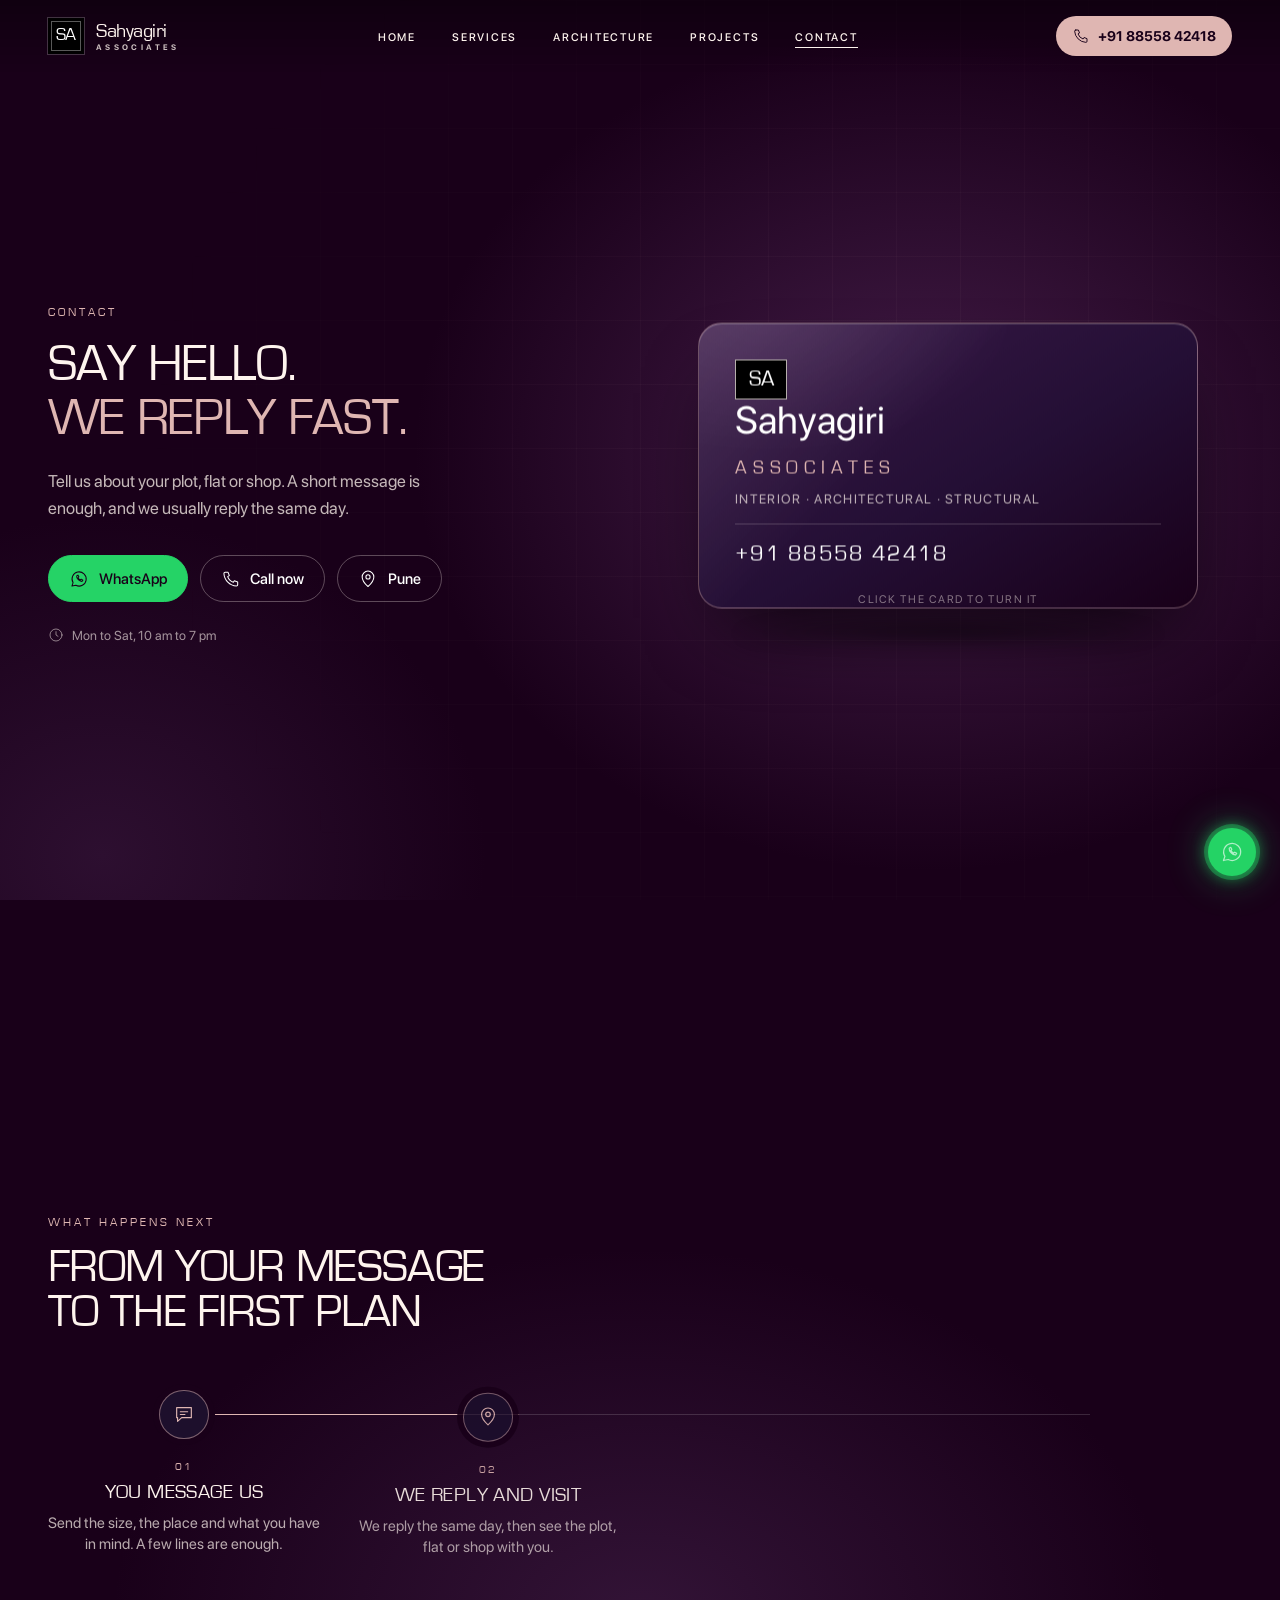
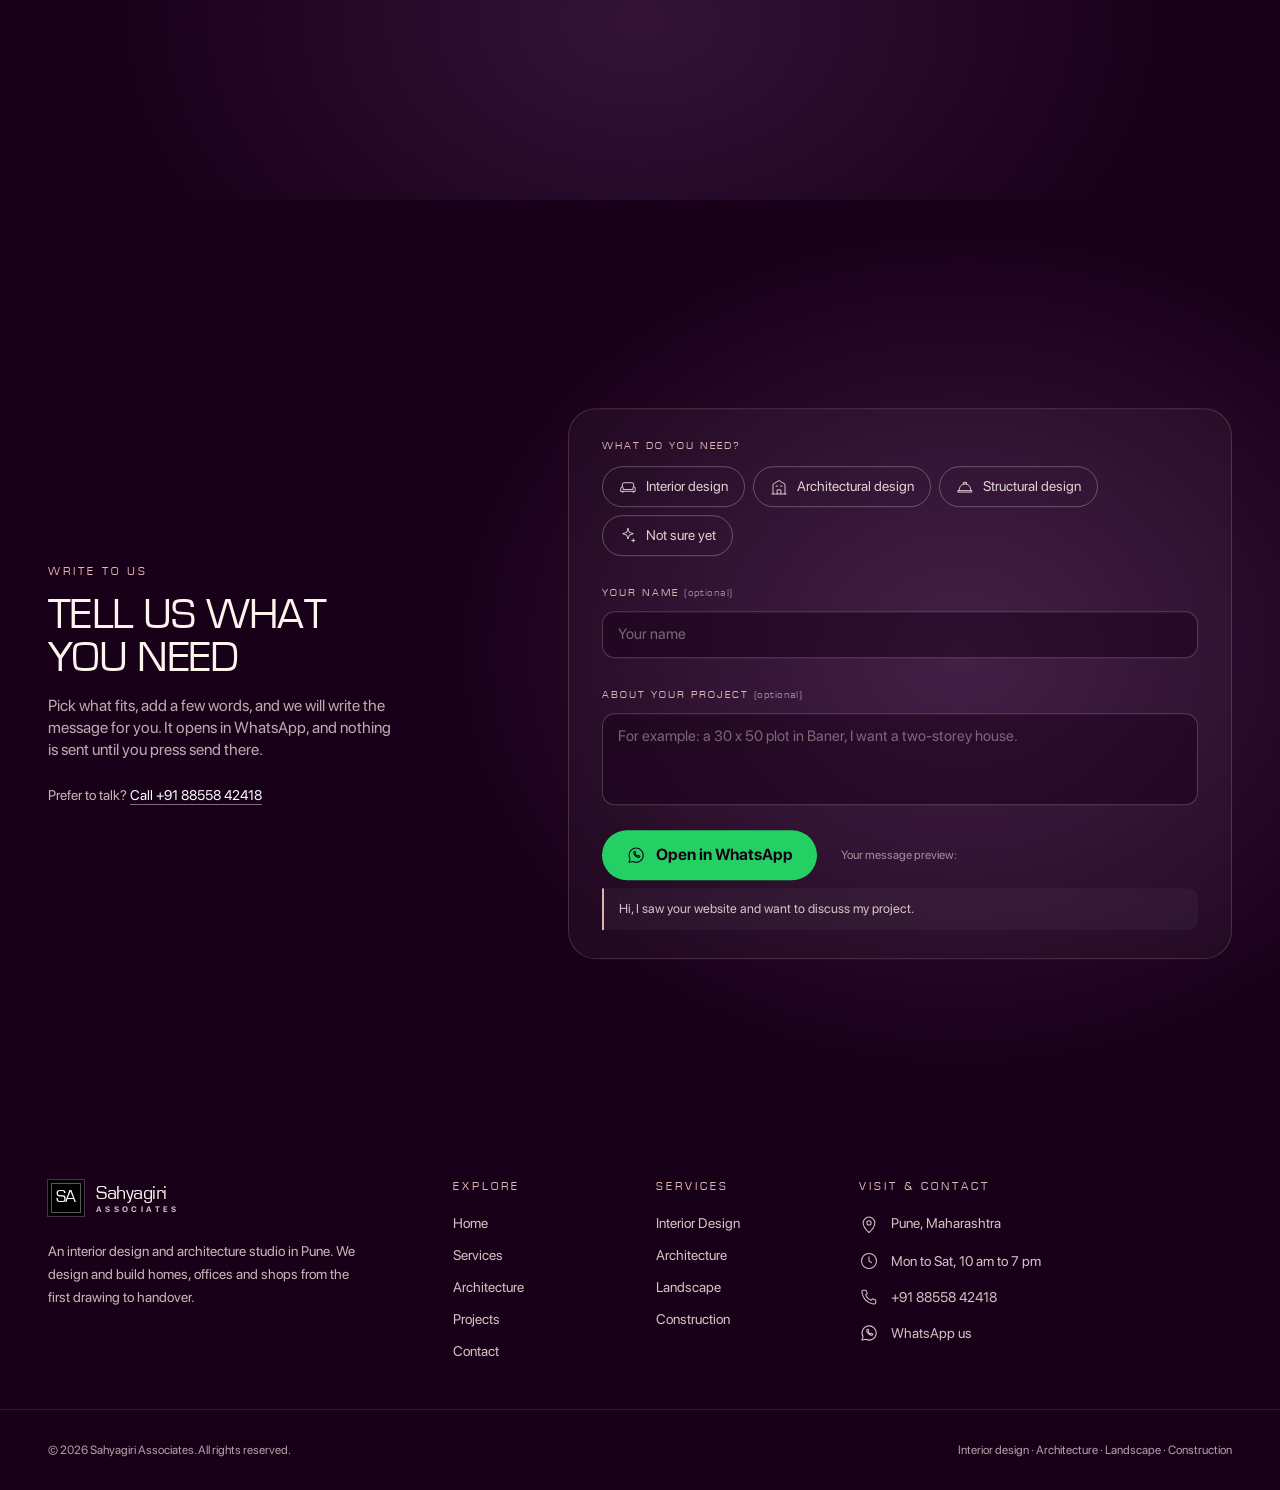
<file: contact/index.html>
<!DOCTYPE html><html lang="en-IN"><head><meta charset="utf-8"><meta name="viewport" content="width=device-width, initial-scale=1"><title>Contact | Sahyagiri Associates</title><meta name="description" content="Message or call Sahyagiri Associates in Pune about your interior, architectural or structural design project."><link rel="canonical" href="https://sahyagiriassociates.com/contact"><meta name="robots" content="noindex"><link rel="icon" type="image/svg+xml" href="/favicon.svg"><link rel="preload" href="/fonts/eurostile-400.woff2" as="font" type="font/woff2" crossorigin><link rel="preload" href="/fonts/sf-pro-display-400.woff2" as="font" type="font/woff2" crossorigin><link rel="sitemap" href="/sitemap-index.xml"><meta name="theme-color" content="#190019"><meta property="og:type" content="website"><meta property="og:site_name" content="Sahyagiri Associates"><meta property="og:title" content="Contact | Sahyagiri Associates"><meta property="og:description" content="Message or call Sahyagiri Associates in Pune about your interior, architectural or structural design project."><meta property="og:url" content="https://sahyagiriassociates.com/contact"><meta property="og:image" content="https://sahyagiriassociates.com/og-default.jpg"><meta name="twitter:card" content="summary_large_image"><meta name="astro-view-transitions-enabled" content="true"><meta name="astro-view-transitions-fallback" content="animate"><script type="module" src="/_astro/ClientRouter.astro_astro_type_script_index_0_lang.BdfqpfxU.js"></script><link rel="stylesheet" href="/_astro/SiteLayout.CRR2uE_Z.css"><link rel="stylesheet" href="/_astro/contact.FTn3_3Qw.css"><script type="module" src="/_astro/page.D-hZag5v.js"></script></head><body class="min-h-dvh bg-ivory text-charcoal"><a href="#main" class="sr-only z-[60] rounded-full bg-charcoal px-5 py-3 text-sm text-ivory focus:not-sr-only focus:fixed focus:top-4 focus:left-4">Skip to content</a><header data-site-header data-overlay="true" data-solid="false" class="site-header fixed inset-x-0 top-0 z-50" data-astro-cid-isef26zo><div class="container-x flex h-16 items-center justify-between gap-6 lg:h-[4.5rem]" data-astro-cid-isef26zo><a href="/" aria-label="Sahyagiri Associates — home" class="logo inline-flex items-center gap-3" data-astro-cid-qmbhzs4e><span aria-hidden="true" class="logo-mark grid size-9 shrink-0 place-items-center bg-black font-serif text-[1.1rem] leading-none font-medium tracking-tight text-white" data-astro-cid-qmbhzs4e>SA</span><span class="flex flex-col leading-none" data-astro-cid-qmbhzs4e><span class="font-serif text-[1.25rem] font-medium tracking-tight" data-astro-cid-qmbhzs4e>Sahyagiri</span><span class="mt-0.5 text-[0.5rem] font-semibold tracking-[0.42em] uppercase opacity-80" data-astro-cid-qmbhzs4e>Associates</span></span></a><nav aria-label="Main" class="hidden lg:block" data-astro-cid-isef26zo><ul class="flex items-center gap-7 xl:gap-9" data-astro-cid-isef26zo><li data-astro-cid-isef26zo><a href="/" class="nav-link relative py-2 font-mono text-[0.6875rem] font-medium tracking-[0.16em] uppercase" data-astro-cid-isef26zo>Home</a></li><li data-astro-cid-isef26zo><a href="/services" class="nav-link relative py-2 font-mono text-[0.6875rem] font-medium tracking-[0.16em] uppercase" data-astro-cid-isef26zo>Services</a></li><li data-astro-cid-isef26zo><a href="/architecture" class="nav-link relative py-2 font-mono text-[0.6875rem] font-medium tracking-[0.16em] uppercase" data-astro-cid-isef26zo>Architecture</a></li><li data-astro-cid-isef26zo><a href="/projects" class="nav-link relative py-2 font-mono text-[0.6875rem] font-medium tracking-[0.16em] uppercase" data-astro-cid-isef26zo>Projects</a></li><li data-astro-cid-isef26zo><a href="/contact" aria-current="page" class="nav-link relative py-2 font-mono text-[0.6875rem] font-medium tracking-[0.16em] uppercase" data-astro-cid-isef26zo>Contact</a></li></ul></nav><div class="flex items-center gap-2" data-astro-cid-isef26zo><a href="tel:+918855842418" data-cta="call" class="header-call hidden items-center gap-2 rounded-full px-4 py-2.5 text-sm font-semibold md:inline-flex" data-astro-cid-isef26zo><svg xmlns="http://www.w3.org/2000/svg" viewBox="0 0 24 24" width="18" height="18" fill="none" stroke="currentColor" stroke-width="1.25" stroke-linecap="round" stroke-linejoin="round" class="shrink-0" aria-hidden="true" focusable="false"><path d="M5 4h3.5L10 8l-2 1.2a11 11 0 0 0 6.8 6.8L16 14l4 1.5V19a1.5 1.5 0 0 1-1.5 1.5A16 16 0 0 1 3.5 5.5 1.5 1.5 0 0 1 5 4z"/></svg><span class="hidden xl:inline" data-astro-cid-isef26zo>+91 88558 42418</span><span class="xl:hidden" data-astro-cid-isef26zo>Call</span></a><button type="button" data-menu-open aria-controls="mobile-menu" aria-expanded="false" class="-mr-2 inline-flex size-12 items-center justify-center lg:hidden" data-astro-cid-isef26zo><svg xmlns="http://www.w3.org/2000/svg" viewBox="0 0 24 24" width="26" height="26" fill="none" stroke="currentColor" stroke-width="1.25" stroke-linecap="round" stroke-linejoin="round" class="shrink-0" aria-hidden="true" focusable="false"><path d="M4 8h16M4 16h16"/></svg><span class="sr-only" data-astro-cid-isef26zo>Open menu</span></button></div></div></header><!-- Sibling of the header, not a child: the header's backdrop-filter would trap a fixed child. --><div id="mobile-menu" data-menu hidden class="mobile-menu fixed inset-0 z-50 flex flex-col overflow-y-auto bg-charcoal text-ivory lg:hidden" data-tone="dark" data-astro-cid-isef26zo><div class="container-x flex h-16 shrink-0 items-center justify-between" data-astro-cid-isef26zo><a href="/" aria-label="Sahyagiri Associates — home" class="logo inline-flex items-center gap-3" data-astro-cid-qmbhzs4e><span aria-hidden="true" class="logo-mark grid size-9 shrink-0 place-items-center bg-black font-serif text-[1.1rem] leading-none font-medium tracking-tight text-white" data-astro-cid-qmbhzs4e>SA</span><span class="flex flex-col leading-none" data-astro-cid-qmbhzs4e><span class="font-serif text-[1.25rem] font-medium tracking-tight" data-astro-cid-qmbhzs4e>Sahyagiri</span><span class="mt-0.5 text-[0.5rem] font-semibold tracking-[0.42em] uppercase opacity-80" data-astro-cid-qmbhzs4e>Associates</span></span></a><button type="button" data-menu-close class="-mr-2 inline-flex size-12 items-center justify-center" data-astro-cid-isef26zo><svg xmlns="http://www.w3.org/2000/svg" viewBox="0 0 24 24" width="26" height="26" fill="none" stroke="currentColor" stroke-width="1.25" stroke-linecap="round" stroke-linejoin="round" class="shrink-0" aria-hidden="true" focusable="false"><path d="m6 6 12 12M18 6 6 18"/></svg><span class="sr-only" data-astro-cid-isef26zo>Close menu</span></button></div><nav aria-label="Mobile" class="container-x flex-1 pt-6" data-astro-cid-isef26zo><ul class="space-y-1" data-astro-cid-isef26zo><li class="menu-item" style="--i:0" data-astro-cid-isef26zo><a href="/" class="block py-2 font-serif text-4xl aria-[current=page]:text-highlight" data-astro-cid-isef26zo>Home</a></li><li class="menu-item" style="--i:1" data-astro-cid-isef26zo><a href="/services" class="block py-2 font-serif text-4xl aria-[current=page]:text-highlight" data-astro-cid-isef26zo>Services</a></li><li class="menu-item" style="--i:2" data-astro-cid-isef26zo><a href="/architecture" class="block py-2 font-serif text-4xl aria-[current=page]:text-highlight" data-astro-cid-isef26zo>Architecture</a></li><li class="menu-item" style="--i:3" data-astro-cid-isef26zo><a href="/projects" class="block py-2 font-serif text-4xl aria-[current=page]:text-highlight" data-astro-cid-isef26zo>Projects</a></li><li class="menu-item" style="--i:4" data-astro-cid-isef26zo><a href="/contact" aria-current="page" class="block py-2 font-serif text-4xl aria-[current=page]:text-highlight" data-astro-cid-isef26zo>Contact</a></li></ul></nav><div class="container-x grid shrink-0 grid-cols-2 gap-3 pt-10 pb-[calc(2rem+env(safe-area-inset-bottom))]" data-astro-cid-isef26zo><a href="https://wa.me/918855842418?text=Hi%2C%20I%20saw%20your%20website%20and%20want%20to%20discuss%20my%20interior%20project." class="group/btn inline-flex items-center justify-center gap-2.5 rounded-full font-semibold tracking-wide transition-colors duration-300 bg-whatsapp text-ink hover:bg-whatsapp-hover min-h-12 px-6 text-sm" target="_blank" rel="noopener" data-cta="whatsapp" data-astro-cid-isef26zo="true"><svg xmlns="http://www.w3.org/2000/svg" viewBox="0 0 24 24" width="20" height="20" fill="none" stroke="currentColor" stroke-width="1.25" stroke-linecap="round" stroke-linejoin="round" class="shrink-0" aria-hidden="true" focusable="false"><path d="M3.5 20.5l1.4-4.1A8.5 8.5 0 1 1 8.2 19.5z"/><path d="M9.2 8.2c-.4 3.2 3.4 7 6.6 6.6l.9-1.5-2-1.1-1 .9a4.8 4.8 0 0 1-2.8-2.8l.9-1-1.1-2z"/></svg>
        WhatsApp
      </a><a href="tel:+918855842418" class="group/btn inline-flex items-center justify-center gap-2.5 rounded-full font-semibold tracking-wide transition-colors duration-300 border border-ivory/40 text-ivory hover:border-ivory hover:bg-ivory hover:text-charcoal min-h-12 px-6 text-sm" data-cta="call" data-astro-cid-isef26zo="true"><svg xmlns="http://www.w3.org/2000/svg" viewBox="0 0 24 24" width="20" height="20" fill="none" stroke="currentColor" stroke-width="1.25" stroke-linecap="round" stroke-linejoin="round" class="shrink-0" aria-hidden="true" focusable="false"><path d="M5 4h3.5L10 8l-2 1.2a11 11 0 0 0 6.8 6.8L16 14l4 1.5V19a1.5 1.5 0 0 1-1.5 1.5A16 16 0 0 1 3.5 5.5 1.5 1.5 0 0 1 5 4z"/></svg>Call</a></div></div><script type="module">function e(){let e=document.querySelector(`[data-site-header]`);if(!e)return;if(e.dataset.overlay===`true`){let t=document.querySelector(`[data-header-overlay-until]`);e.dataset.light=t?.hasAttribute(`data-header-light`)?`true`:`false`;let n=()=>{let n=t?t.getBoundingClientRect().bottom<=e.offsetHeight:window.scrollY>40;e.dataset.solid=n?`true`:`false`};n(),window.addEventListener(`scroll`,n,{passive:!0}),document.addEventListener(`astro:before-swap`,()=>window.removeEventListener(`scroll`,n),{once:!0})}let t=document.querySelector(`[data-menu]`),n=e.querySelector(`[data-menu-open]`),r=t?.querySelector(`[data-menu-close]`);if(!t||!n||!r)return;let i=e=>e.key===`Escape`&&o(),a=()=>{t.hidden=!1,t.toggleAttribute(`data-open`,!0),n.setAttribute(`aria-expanded`,`true`),document.documentElement.style.overflow=`hidden`,document.addEventListener(`keydown`,i),r.focus()},o=()=>{t.hidden=!0,t.removeAttribute(`data-open`),n.setAttribute(`aria-expanded`,`false`),document.documentElement.style.overflow=``,document.removeEventListener(`keydown`,i),n.focus()};n.addEventListener(`click`,a),r.addEventListener(`click`,o),t.querySelectorAll(`a`).forEach(e=>e.addEventListener(`click`,()=>document.documentElement.style.overflow=``))}document.addEventListener(`astro:page-load`,e);</script><main id="main"><section data-contact-hero data-header-overlay-until data-snap data-tone="dark" aria-labelledby="contact-title" class="relative h-svh min-h-[34rem] overflow-hidden bg-ink text-ivory" data-astro-cid-iluq64ft><span aria-hidden="true" class="glow pointer-events-none absolute inset-0" data-astro-cid-iluq64ft></span><span aria-hidden="true" class="bp pointer-events-none absolute inset-0" data-astro-cid-iluq64ft></span><div class="container-x relative z-10 grid h-full grid-cols-[minmax(0,1fr)] grid-rows-[auto_minmax(0,1fr)] gap-x-12 pt-[calc(4rem+0.5rem)] pb-[calc(4rem+env(safe-area-inset-bottom)+0.5rem)] md:pb-6 lg:grid-cols-12 lg:grid-rows-1 lg:items-center lg:pt-[4.5rem]" data-astro-cid-iluq64ft><div class="min-w-0 lg:col-span-6" data-astro-cid-iluq64ft><p data-ct-fade class="eyebrow" data-astro-cid-iluq64ft>Contact</p><h1 id="contact-title" class="mt-[clamp(0.5rem,2svh,1.25rem)] font-display text-[clamp(1.9rem,min(4.1vw,7svh),4.5rem)] leading-[0.98] font-light tracking-[-0.015em] uppercase" data-astro-cid-iluq64ft><span class="block overflow-hidden pb-[0.06em]" data-astro-cid-iluq64ft><span data-ct-line class="block" data-astro-cid-iluq64ft>Say hello.</span></span><span class="block overflow-hidden pb-[0.06em]" data-astro-cid-iluq64ft><span data-ct-line class="block text-highlight" data-astro-cid-iluq64ft>We reply fast.</span></span></h1><p data-ct-fade class="mt-[clamp(0.6rem,2.2svh,1.5rem)] max-w-[26rem] text-[clamp(0.875rem,1.9svh,1.0625rem)] leading-relaxed text-ivory/75 max-sm:hidden" data-astro-cid-iluq64ft>Tell us about your plot, flat or shop. A short message is enough, and we usually reply the same day.</p><div data-ct-fade class="mt-[clamp(1rem,3.6svh,2.5rem)] flex flex-wrap gap-3" data-astro-cid-iluq64ft><a href="https://wa.me/918855842418?text=Hi%2C%20I%20saw%20your%20website%20and%20want%20to%20discuss%20my%20interior%20project." target="_blank" rel="noopener noreferrer" data-cta="whatsapp" class="pill pill-wa" data-astro-cid-iluq64ft><svg xmlns="http://www.w3.org/2000/svg" viewBox="0 0 24 24" width="20" height="20" fill="none" stroke="currentColor" stroke-width="1.25" stroke-linecap="round" stroke-linejoin="round" class="shrink-0" aria-hidden="true" focusable="false"><path d="M3.5 20.5l1.4-4.1A8.5 8.5 0 1 1 8.2 19.5z"/><path d="M9.2 8.2c-.4 3.2 3.4 7 6.6 6.6l.9-1.5-2-1.1-1 .9a4.8 4.8 0 0 1-2.8-2.8l.9-1-1.1-2z"/></svg>WhatsApp</a><a href="tel:+918855842418" data-cta="call" class="pill" data-astro-cid-iluq64ft><svg xmlns="http://www.w3.org/2000/svg" viewBox="0 0 24 24" width="20" height="20" fill="none" stroke="currentColor" stroke-width="1.25" stroke-linecap="round" stroke-linejoin="round" class="shrink-0" aria-hidden="true" focusable="false"><path d="M5 4h3.5L10 8l-2 1.2a11 11 0 0 0 6.8 6.8L16 14l4 1.5V19a1.5 1.5 0 0 1-1.5 1.5A16 16 0 0 1 3.5 5.5 1.5 1.5 0 0 1 5 4z"/></svg>Call now</a><a href="https://maps.google.com" target="_blank" rel="noopener noreferrer" class="pill max-sm:hidden" data-astro-cid-iluq64ft><svg xmlns="http://www.w3.org/2000/svg" viewBox="0 0 24 24" width="20" height="20" fill="none" stroke="currentColor" stroke-width="1.25" stroke-linecap="round" stroke-linejoin="round" class="shrink-0" aria-hidden="true" focusable="false"><path d="M12 21s-7-6.2-7-11.5a7 7 0 0 1 14 0C19 14.8 12 21 12 21z"/><circle cx="12" cy="9.5" r="2.5"/></svg>Pune</a></div><p data-ct-fade class="mt-[clamp(0.75rem,2.6svh,1.75rem)] flex items-center gap-2 text-[0.8125rem] text-ivory/60" data-astro-cid-iluq64ft><svg xmlns="http://www.w3.org/2000/svg" viewBox="0 0 24 24" width="16" height="16" fill="none" stroke="currentColor" stroke-width="1.25" stroke-linecap="round" stroke-linejoin="round" class="shrink-0" aria-hidden="true" focusable="false"><circle cx="12" cy="12" r="9"/><path d="M12 7v5l3 2"/></svg>Mon to Sat, 10 am to 7 pm</p></div><!-- the business card --><div class="relative flex min-h-0 items-center justify-center lg:col-span-6" data-astro-cid-iluq64ft><div data-scene class="scene" data-astro-cid-iluq64ft><div data-tilt class="tilt" data-astro-cid-iluq64ft><button type="button" data-card aria-label="Turn the card over" class="card" data-astro-cid-iluq64ft><span class="face front" data-astro-cid-iluq64ft><span class="shine" data-shine data-astro-cid-iluq64ft></span><span class="mono" data-astro-cid-iluq64ft><b data-astro-cid-iluq64ft>SA</b></span><span class="name" data-astro-cid-iluq64ft>Sahyagiri<br data-astro-cid-iluq64ft><em data-astro-cid-iluq64ft>Associates</em></span><span class="trade" data-astro-cid-iluq64ft>Interior · Architectural · Structural</span><span class="phone" data-astro-cid-iluq64ft>+91 88558 42418</span></span><span class="face back" data-astro-cid-iluq64ft><span class="shine" data-shine data-astro-cid-iluq64ft></span><span class="b-title" data-astro-cid-iluq64ft>Reach us</span><span class="b-row" data-astro-cid-iluq64ft><svg xmlns="http://www.w3.org/2000/svg" viewBox="0 0 24 24" width="18" height="18" fill="none" stroke="currentColor" stroke-width="1.25" stroke-linecap="round" stroke-linejoin="round" class="shrink-0" aria-hidden="true" focusable="false"><path d="M5 4h3.5L10 8l-2 1.2a11 11 0 0 0 6.8 6.8L16 14l4 1.5V19a1.5 1.5 0 0 1-1.5 1.5A16 16 0 0 1 3.5 5.5 1.5 1.5 0 0 1 5 4z"/></svg>+91 88558 42418</span><span class="b-row" data-astro-cid-iluq64ft><svg xmlns="http://www.w3.org/2000/svg" viewBox="0 0 24 24" width="18" height="18" fill="none" stroke="currentColor" stroke-width="1.25" stroke-linecap="round" stroke-linejoin="round" class="shrink-0" aria-hidden="true" focusable="false"><path d="M3.5 20.5l1.4-4.1A8.5 8.5 0 1 1 8.2 19.5z"/><path d="M9.2 8.2c-.4 3.2 3.4 7 6.6 6.6l.9-1.5-2-1.1-1 .9a4.8 4.8 0 0 1-2.8-2.8l.9-1-1.1-2z"/></svg>WhatsApp, same number</span><span class="b-row" data-astro-cid-iluq64ft><svg xmlns="http://www.w3.org/2000/svg" viewBox="0 0 24 24" width="18" height="18" fill="none" stroke="currentColor" stroke-width="1.25" stroke-linecap="round" stroke-linejoin="round" class="shrink-0" aria-hidden="true" focusable="false"><path d="M12 21s-7-6.2-7-11.5a7 7 0 0 1 14 0C19 14.8 12 21 12 21z"/><circle cx="12" cy="9.5" r="2.5"/></svg>Pune, Maharashtra</span><span class="b-row" data-astro-cid-iluq64ft><svg xmlns="http://www.w3.org/2000/svg" viewBox="0 0 24 24" width="18" height="18" fill="none" stroke="currentColor" stroke-width="1.25" stroke-linecap="round" stroke-linejoin="round" class="shrink-0" aria-hidden="true" focusable="false"><circle cx="12" cy="12" r="9"/><path d="M12 7v5l3 2"/></svg>Mon to Sat, 10 am to 7 pm</span></span></button></div><span class="shadow" aria-hidden="true" data-astro-cid-iluq64ft></span></div><p class="turn max-lg:hidden" aria-hidden="true" data-astro-cid-iluq64ft>Click the card to turn it</p></div></div></section><script type="module" src="/_astro/ContactHero.astro_astro_type_script_index_0_lang.CDRljpSE.js"></script><section data-ct-steps data-snap data-tone="dark" aria-labelledby="steps-title" class="relative flex h-svh flex-col overflow-hidden bg-ink pt-[calc(4rem+0.75rem)] pb-[calc(4rem+env(safe-area-inset-bottom)+0.75rem)] text-ivory md:pb-6 lg:pt-[calc(4.5rem+clamp(0.75rem,2.5svh,1.5rem))] lg:pb-[clamp(1rem,3svh,2rem)]" data-astro-cid-ykajfzy6><span aria-hidden="true" class="pointer-events-none absolute inset-0 bg-[radial-gradient(55%_55%_at_50%_80%,rgb(82,43,91,0.45),transparent_75%)]" data-astro-cid-ykajfzy6></span><div class="container-x relative flex min-h-0 flex-1 flex-col justify-center gap-[clamp(1.5rem,6svh,4rem)]" data-astro-cid-ykajfzy6><header data-astro-cid-ykajfzy6><p data-cs-fade class="eyebrow" data-astro-cid-ykajfzy6>What happens next</p><h2 id="steps-title" data-cs-fade class="mt-[clamp(0.4rem,1.6svh,1rem)] font-display text-[clamp(1.6rem,min(3.6vw,6svh),3.75rem)] leading-[0.98] font-light tracking-[-0.015em] uppercase" data-astro-cid-ykajfzy6>From your message<br data-astro-cid-ykajfzy6>to the first plan</h2></header><div class="relative" data-astro-cid-ykajfzy6><span aria-hidden="true" class="track absolute top-[1.55rem] right-[12%] left-[12%] h-px bg-white/15 max-lg:hidden" data-astro-cid-ykajfzy6><i data-line class="block h-full origin-left bg-highlight" data-astro-cid-ykajfzy6></i></span><ol class="grid gap-x-8 gap-y-[clamp(0.75rem,3svh,1.75rem)] lg:grid-cols-4" data-astro-cid-ykajfzy6><li data-cs-step class="step flex gap-5 lg:flex-col lg:items-center lg:text-center" data-astro-cid-ykajfzy6><span class="dot relative z-10 grid size-[3.1rem] shrink-0 place-items-center rounded-full" data-astro-cid-ykajfzy6><svg xmlns="http://www.w3.org/2000/svg" viewBox="0 0 24 24" width="22" height="22" fill="none" stroke="currentColor" stroke-width="1.25" stroke-linecap="round" stroke-linejoin="round" class="shrink-0" aria-hidden="true" focusable="false"><path d="M4 5h16v11H9.5L5 20v-4H4z"/><path d="M8 9.5h8M8 12.5h5"/></svg></span><span class="min-w-0" data-astro-cid-ykajfzy6><span class="block font-display text-[0.6875rem] tracking-[0.14em] text-highlight" data-astro-cid-ykajfzy6>01</span><span class="mt-1 block font-display text-[clamp(1rem,min(1.6vw,3.2svh),1.375rem)] leading-tight tracking-[0.02em] uppercase" data-astro-cid-ykajfzy6>You message us</span><span class="mt-2 block max-w-[17rem] text-[clamp(0.8125rem,1.7svh,0.9375rem)] leading-snug text-ivory/70 lg:mx-auto" data-astro-cid-ykajfzy6>Send the size, the place and what you have in mind. A few lines are enough.</span></span></li><li data-cs-step class="step flex gap-5 lg:flex-col lg:items-center lg:text-center" data-astro-cid-ykajfzy6><span class="dot relative z-10 grid size-[3.1rem] shrink-0 place-items-center rounded-full" data-astro-cid-ykajfzy6><svg xmlns="http://www.w3.org/2000/svg" viewBox="0 0 24 24" width="22" height="22" fill="none" stroke="currentColor" stroke-width="1.25" stroke-linecap="round" stroke-linejoin="round" class="shrink-0" aria-hidden="true" focusable="false"><path d="M12 21s-7-6.2-7-11.5a7 7 0 0 1 14 0C19 14.8 12 21 12 21z"/><circle cx="12" cy="9.5" r="2.5"/></svg></span><span class="min-w-0" data-astro-cid-ykajfzy6><span class="block font-display text-[0.6875rem] tracking-[0.14em] text-highlight" data-astro-cid-ykajfzy6>02</span><span class="mt-1 block font-display text-[clamp(1rem,min(1.6vw,3.2svh),1.375rem)] leading-tight tracking-[0.02em] uppercase" data-astro-cid-ykajfzy6>We reply and visit</span><span class="mt-2 block max-w-[17rem] text-[clamp(0.8125rem,1.7svh,0.9375rem)] leading-snug text-ivory/70 lg:mx-auto" data-astro-cid-ykajfzy6>We reply the same day, then see the plot, flat or shop with you.</span></span></li><li data-cs-step class="step flex gap-5 lg:flex-col lg:items-center lg:text-center" data-astro-cid-ykajfzy6><span class="dot relative z-10 grid size-[3.1rem] shrink-0 place-items-center rounded-full" data-astro-cid-ykajfzy6><svg xmlns="http://www.w3.org/2000/svg" viewBox="0 0 24 24" width="22" height="22" fill="none" stroke="currentColor" stroke-width="1.25" stroke-linecap="round" stroke-linejoin="round" class="shrink-0" aria-hidden="true" focusable="false"><path d="M4 20V4l16 16z"/><path d="M8 16v-4l4 4z"/></svg></span><span class="min-w-0" data-astro-cid-ykajfzy6><span class="block font-display text-[0.6875rem] tracking-[0.14em] text-highlight" data-astro-cid-ykajfzy6>03</span><span class="mt-1 block font-display text-[clamp(1rem,min(1.6vw,3.2svh),1.375rem)] leading-tight tracking-[0.02em] uppercase" data-astro-cid-ykajfzy6>You get a clear plan</span><span class="mt-2 block max-w-[17rem] text-[clamp(0.8125rem,1.7svh,0.9375rem)] leading-snug text-ivory/70 lg:mx-auto" data-astro-cid-ykajfzy6>A first layout and a written estimate, before any work starts.</span></span></li><li data-cs-step class="step flex gap-5 lg:flex-col lg:items-center lg:text-center" data-astro-cid-ykajfzy6><span class="dot relative z-10 grid size-[3.1rem] shrink-0 place-items-center rounded-full" data-astro-cid-ykajfzy6><svg xmlns="http://www.w3.org/2000/svg" viewBox="0 0 24 24" width="22" height="22" fill="none" stroke="currentColor" stroke-width="1.25" stroke-linecap="round" stroke-linejoin="round" class="shrink-0" aria-hidden="true" focusable="false"><path d="m13.5 3.5 7 7-2.5 2.5-7-7z"/><path d="M12.2 7.8 4 16a2 2 0 0 0 2.8 2.8l8.2-8.2"/></svg></span><span class="min-w-0" data-astro-cid-ykajfzy6><span class="block font-display text-[0.6875rem] tracking-[0.14em] text-highlight" data-astro-cid-ykajfzy6>04</span><span class="mt-1 block font-display text-[clamp(1rem,min(1.6vw,3.2svh),1.375rem)] leading-tight tracking-[0.02em] uppercase" data-astro-cid-ykajfzy6>We begin</span><span class="mt-2 block max-w-[17rem] text-[clamp(0.8125rem,1.7svh,0.9375rem)] leading-snug text-ivory/70 lg:mx-auto" data-astro-cid-ykajfzy6>Once you say yes, the same team takes it from drawing to handover.</span></span></li></ol></div></div></section><script type="module" src="/_astro/ContactSteps.astro_astro_type_script_index_0_lang.DMdIMGYp.js"></script><section data-ct-compose data-snap data-tone="dark" aria-labelledby="compose-title" class="relative flex h-svh flex-col overflow-hidden bg-ink pt-[calc(4rem+0.75rem)] pb-[calc(4rem+env(safe-area-inset-bottom)+0.75rem)] text-ivory md:pb-6 lg:pt-[calc(4.5rem+clamp(0.75rem,2.5svh,1.5rem))] lg:pb-[clamp(1rem,3svh,2rem)]" data-astro-cid-jdmzzxui><span aria-hidden="true" class="pointer-events-none absolute inset-0 bg-[radial-gradient(55%_65%_at_75%_50%,rgb(104,52,112,0.45),transparent_72%)]" data-astro-cid-jdmzzxui></span><div class="container-x relative grid min-h-0 flex-1 grid-cols-[minmax(0,1fr)] grid-rows-[auto_minmax(0,1fr)] gap-x-16 gap-y-[clamp(0.5rem,2svh,1.5rem)] lg:grid-cols-12 lg:grid-rows-1 lg:items-center" data-astro-cid-jdmzzxui><div class="min-w-0 lg:col-span-5" data-astro-cid-jdmzzxui><p data-cc-fade class="eyebrow" data-astro-cid-jdmzzxui>Write to us</p><h2 id="compose-title" data-cc-fade class="mt-[clamp(0.4rem,1.6svh,1rem)] font-display text-[clamp(1.6rem,min(3.4vw,5.6svh),3.5rem)] leading-[0.98] font-light tracking-[-0.015em] uppercase" data-astro-cid-jdmzzxui>Tell us what<br data-astro-cid-jdmzzxui>you need</h2><p data-cc-fade class="mt-[clamp(0.4rem,1.8svh,1.25rem)] max-w-[22rem] text-[clamp(0.8125rem,1.8svh,1rem)] leading-snug text-ivory/70 max-sm:hidden" data-astro-cid-jdmzzxui>Pick what fits, add a few words, and we will write the message for you. It opens in WhatsApp, and nothing is sent until you press send there.</p><p data-cc-fade class="mt-[clamp(0.6rem,2.6svh,1.75rem)] text-[0.875rem] text-ivory/75 max-lg:hidden" data-astro-cid-jdmzzxui>Prefer to talk? <a href="tel:+918855842418" data-cta="call" class="call" data-astro-cid-jdmzzxui>Call +91 88558 42418</a></p></div><form data-cc-fade data-form class="panel min-w-0 lg:col-span-7" onsubmit="return false" data-astro-cid-jdmzzxui><fieldset data-astro-cid-jdmzzxui><legend class="label" data-astro-cid-jdmzzxui>What do you need?</legend><div class="mt-3 flex flex-wrap gap-2" data-astro-cid-jdmzzxui><button type="button" data-need="Interior design" aria-pressed="false" class="chip" data-astro-cid-jdmzzxui><svg xmlns="http://www.w3.org/2000/svg" viewBox="0 0 24 24" width="18" height="18" fill="none" stroke="currentColor" stroke-width="1.25" stroke-linecap="round" stroke-linejoin="round" class="shrink-0" aria-hidden="true" focusable="false"><path d="M4.5 11V8a2 2 0 0 1 2-2h11a2 2 0 0 1 2 2v3"/><path d="M2.5 13a1.5 1.5 0 0 1 3 0v2h13v-2a1.5 1.5 0 0 1 3 0v4.5h-19z"/><path d="M5 17.5V19M19 17.5V19"/></svg>Interior design</button><button type="button" data-need="Architectural design" aria-pressed="false" class="chip" data-astro-cid-jdmzzxui><svg xmlns="http://www.w3.org/2000/svg" viewBox="0 0 24 24" width="18" height="18" fill="none" stroke="currentColor" stroke-width="1.25" stroke-linecap="round" stroke-linejoin="round" class="shrink-0" aria-hidden="true" focusable="false"><path d="M4 21V8l8-5 8 5v13"/><path d="M2.5 21h19M9.5 21v-5.5h5V21M8 10.5h2M14 10.5h2"/></svg>Architectural design</button><button type="button" data-need="Structural design" aria-pressed="false" class="chip" data-astro-cid-jdmzzxui><svg xmlns="http://www.w3.org/2000/svg" viewBox="0 0 24 24" width="18" height="18" fill="none" stroke="currentColor" stroke-width="1.25" stroke-linecap="round" stroke-linejoin="round" class="shrink-0" aria-hidden="true" focusable="false"><path d="M4.5 16.5v-1.5a7.5 7.5 0 0 1 15 0v1.5"/><path d="M10 8V5.5h4V8"/><path d="M3 16.5h18v2H3z"/></svg>Structural design</button><button type="button" data-need="Not sure yet" aria-pressed="false" class="chip" data-astro-cid-jdmzzxui><svg xmlns="http://www.w3.org/2000/svg" viewBox="0 0 24 24" width="18" height="18" fill="none" stroke="currentColor" stroke-width="1.25" stroke-linecap="round" stroke-linejoin="round" class="shrink-0" aria-hidden="true" focusable="false"><path d="M12 3l1.8 5.2L19 10l-5.2 1.8L12 17l-1.8-5.2L5 10l5.2-1.8z"/><path d="M19 17v4M17 19h4"/></svg>Not sure yet</button></div></fieldset><label class="mt-[clamp(0.75rem,2.6svh,1.5rem)] block" data-astro-cid-jdmzzxui><span class="label" data-astro-cid-jdmzzxui>Your name <em data-astro-cid-jdmzzxui>(optional)</em></span><input data-name type="text" autocomplete="name" placeholder="Your name" class="field mt-2" data-astro-cid-jdmzzxui></label><label class="mt-[clamp(0.75rem,2.6svh,1.5rem)] block" data-astro-cid-jdmzzxui><span class="label" data-astro-cid-jdmzzxui>About your project <em data-astro-cid-jdmzzxui>(optional)</em></span><textarea data-text rows="3" placeholder="For example: a 30 x 50 plot in Baner, I want a two-storey house." class="field mt-2 resize-none" data-astro-cid-jdmzzxui></textarea></label><div class="mt-[clamp(0.75rem,2.8svh,1.75rem)] flex flex-wrap items-center gap-x-6 gap-y-3" data-astro-cid-jdmzzxui><a data-send href="https://wa.me/918855842418?text=Hi%2C%20I%20saw%20your%20website%20and%20want%20to%20discuss%20my%20interior%20project." target="_blank" rel="noopener noreferrer" data-cta="whatsapp" class="send" data-astro-cid-jdmzzxui><svg xmlns="http://www.w3.org/2000/svg" viewBox="0 0 24 24" width="20" height="20" fill="none" stroke="currentColor" stroke-width="1.25" stroke-linecap="round" stroke-linejoin="round" class="shrink-0" aria-hidden="true" focusable="false"><path d="M3.5 20.5l1.4-4.1A8.5 8.5 0 1 1 8.2 19.5z"/><path d="M9.2 8.2c-.4 3.2 3.4 7 6.6 6.6l.9-1.5-2-1.1-1 .9a4.8 4.8 0 0 1-2.8-2.8l.9-1-1.1-2z"/></svg>Open in WhatsApp</a><p class="text-[0.75rem] text-ivory/55 max-sm:hidden" data-astro-cid-jdmzzxui>Your message preview:</p></div><p data-preview class="preview mt-2 max-sm:hidden" data-astro-cid-jdmzzxui></p></form></div></section><script type="module" src="/_astro/ContactCompose.astro_astro_type_script_index_0_lang.C-UepwBX.js"></script></main><div class="bg-ink"><footer data-tone="dark" class="bg-ink text-ivory"><div class="container-x grid gap-12 pt-20 pb-12 md:grid-cols-2 lg:grid-cols-12 lg:gap-8"><div class="lg:col-span-4"><a href="/" aria-label="Sahyagiri Associates — home" class="logo inline-flex items-center gap-3" data-astro-cid-qmbhzs4e><span aria-hidden="true" class="logo-mark grid size-9 shrink-0 place-items-center bg-black font-serif text-[1.1rem] leading-none font-medium tracking-tight text-white" data-astro-cid-qmbhzs4e>SA</span><span class="flex flex-col leading-none" data-astro-cid-qmbhzs4e><span class="font-serif text-[1.25rem] font-medium tracking-tight" data-astro-cid-qmbhzs4e>Sahyagiri</span><span class="mt-0.5 text-[0.5rem] font-semibold tracking-[0.42em] uppercase opacity-80" data-astro-cid-qmbhzs4e>Associates</span></span></a><p class="mt-6 max-w-xs text-sm leading-relaxed text-ivory/75">An interior design and architecture studio in Pune. We design and build homes, offices and shops from the first drawing to handover.</p></div><nav aria-label="Footer" class="lg:col-span-2"><h2 class="eyebrow mb-5">Explore</h2><ul class="space-y-3 text-sm"><li><a href="/" class="text-ivory/80 hover:text-ivory">Home</a></li><li><a href="/services" class="text-ivory/80 hover:text-ivory">Services</a></li><li><a href="/architecture" class="text-ivory/80 hover:text-ivory">Architecture</a></li><li><a href="/projects" class="text-ivory/80 hover:text-ivory">Projects</a></li><li><a href="/contact" class="text-ivory/80 hover:text-ivory">Contact</a></li></ul></nav><div class="lg:col-span-2"><h2 class="eyebrow mb-5">Services</h2><ul class="space-y-3 text-sm"><li><a href="/services/interior" class="text-ivory/80 hover:text-ivory">Interior Design</a></li><li><a href="/services/architecture" class="text-ivory/80 hover:text-ivory">Architecture</a></li><li><a href="/services/landscape" class="text-ivory/80 hover:text-ivory">Landscape</a></li><li><a href="/services/construction" class="text-ivory/80 hover:text-ivory">Construction</a></li></ul></div><div class="lg:col-span-4"><h2 class="eyebrow mb-5">Visit &amp; contact</h2><address class="space-y-4 text-sm not-italic"><a href="https://maps.google.com" target="_blank" rel="noopener" class="flex gap-3 text-ivory/80 hover:text-ivory"><svg xmlns="http://www.w3.org/2000/svg" viewBox="0 0 24 24" width="20" height="20" fill="none" stroke="currentColor" stroke-width="1.25" stroke-linecap="round" stroke-linejoin="round" class="shrink-0 mt-0.5" aria-hidden="true" focusable="false"><path d="M12 21s-7-6.2-7-11.5a7 7 0 0 1 14 0C19 14.8 12 21 12 21z"/><circle cx="12" cy="9.5" r="2.5"/></svg><span>Pune, Maharashtra</span></a><p class="flex gap-3 text-ivory/80"><svg xmlns="http://www.w3.org/2000/svg" viewBox="0 0 24 24" width="20" height="20" fill="none" stroke="currentColor" stroke-width="1.25" stroke-linecap="round" stroke-linejoin="round" class="shrink-0" aria-hidden="true" focusable="false"><circle cx="12" cy="12" r="9"/><path d="M12 7v5l3 2"/></svg>Mon to Sat, 10 am to 7 pm</p><a href="tel:+918855842418" data-cta="call" class="flex gap-3 text-ivory/80 hover:text-ivory"><svg xmlns="http://www.w3.org/2000/svg" viewBox="0 0 24 24" width="20" height="20" fill="none" stroke="currentColor" stroke-width="1.25" stroke-linecap="round" stroke-linejoin="round" class="shrink-0" aria-hidden="true" focusable="false"><path d="M5 4h3.5L10 8l-2 1.2a11 11 0 0 0 6.8 6.8L16 14l4 1.5V19a1.5 1.5 0 0 1-1.5 1.5A16 16 0 0 1 3.5 5.5 1.5 1.5 0 0 1 5 4z"/></svg>+91 88558 42418</a><a href="https://wa.me/918855842418?text=Hi%2C%20I%20saw%20your%20website%20and%20want%20to%20discuss%20my%20interior%20project." data-cta="whatsapp" target="_blank" rel="noopener" class="flex gap-3 text-ivory/80 hover:text-ivory"><svg xmlns="http://www.w3.org/2000/svg" viewBox="0 0 24 24" width="20" height="20" fill="none" stroke="currentColor" stroke-width="1.25" stroke-linecap="round" stroke-linejoin="round" class="shrink-0" aria-hidden="true" focusable="false"><path d="M3.5 20.5l1.4-4.1A8.5 8.5 0 1 1 8.2 19.5z"/><path d="M9.2 8.2c-.4 3.2 3.4 7 6.6 6.6l.9-1.5-2-1.1-1 .9a4.8 4.8 0 0 1-2.8-2.8l.9-1-1.1-2z"/></svg>WhatsApp us</a></address></div></div><div class="container-x flex flex-col gap-2 border-t border-ivory/10 py-8 text-xs text-ivory/65 sm:flex-row sm:justify-between"><p>&copy; 2026 Sahyagiri Associates. All rights reserved.</p><p>Interior design · Architecture · Landscape · Construction</p></div></footer></div><a href="https://wa.me/918855842418?text=Hi%2C%20I%20saw%20your%20website%20and%20want%20to%20discuss%20my%20interior%20project." target="_blank" rel="noopener" data-cta="whatsapp" data-wa-float aria-label="Chat with us on WhatsApp" class="wa-float fixed right-4 bottom-4 z-40 inline-flex size-12 items-center justify-center rounded-full bg-whatsapp text-white md:right-6 md:bottom-6" data-astro-cid-akpb2po5><span data-wa-ring aria-hidden="true" class="pointer-events-none absolute inset-0 rounded-full bg-whatsapp opacity-0" data-astro-cid-akpb2po5></span><svg xmlns="http://www.w3.org/2000/svg" viewBox="0 0 24 24" width="24" height="24" fill="none" stroke="currentColor" stroke-width="1.25" stroke-linecap="round" stroke-linejoin="round" class="shrink-0" aria-hidden="true" focusable="false"><path d="M3.5 20.5l1.4-4.1A8.5 8.5 0 1 1 8.2 19.5z"/><path d="M9.2 8.2c-.4 3.2 3.4 7 6.6 6.6l.9-1.5-2-1.1-1 .9a4.8 4.8 0 0 1-2.8-2.8l.9-1-1.1-2z"/></svg></a><script type="module" src="/_astro/ContactDock.astro_astro_type_script_index_0_lang.B7LlOHhL.js"></script><script type="module" src="/_astro/BaseLayout.astro_astro_type_script_index_0_lang.CmGKaI-G.js"></script></body></html>
</file>
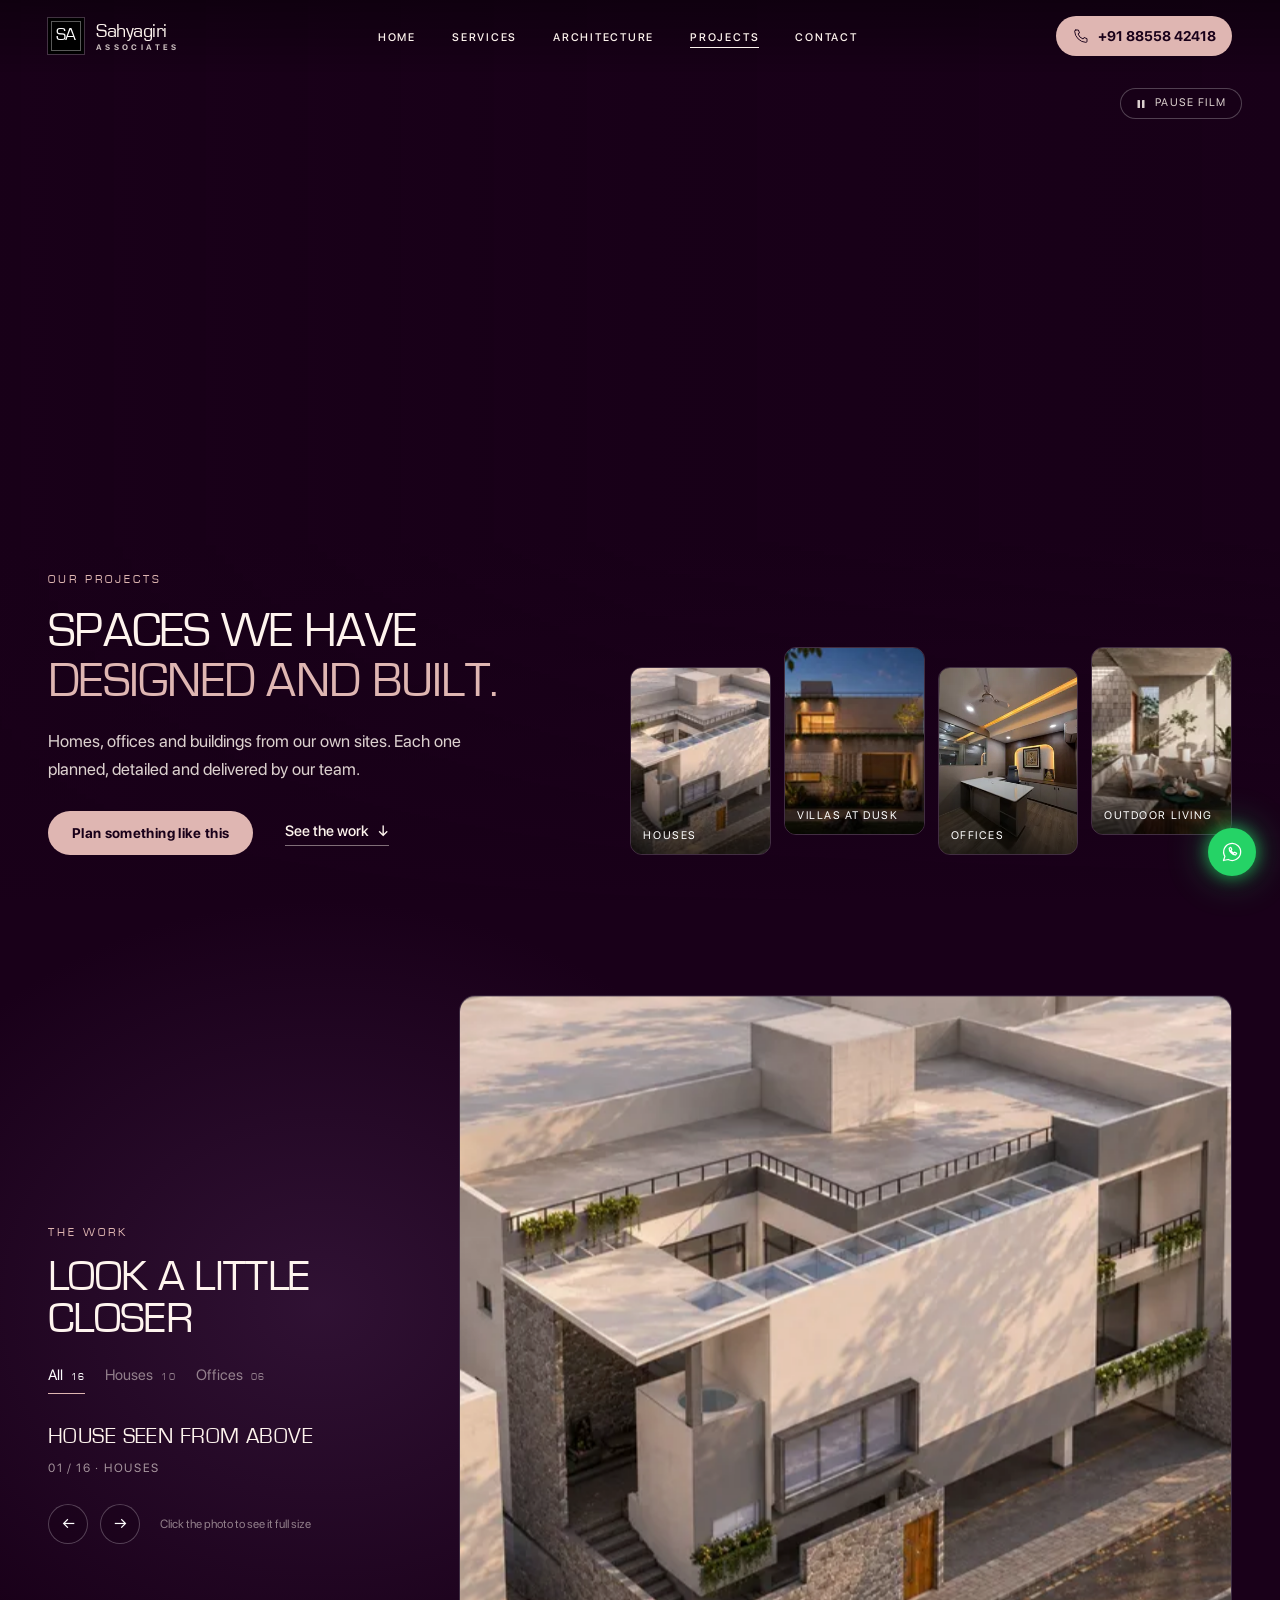
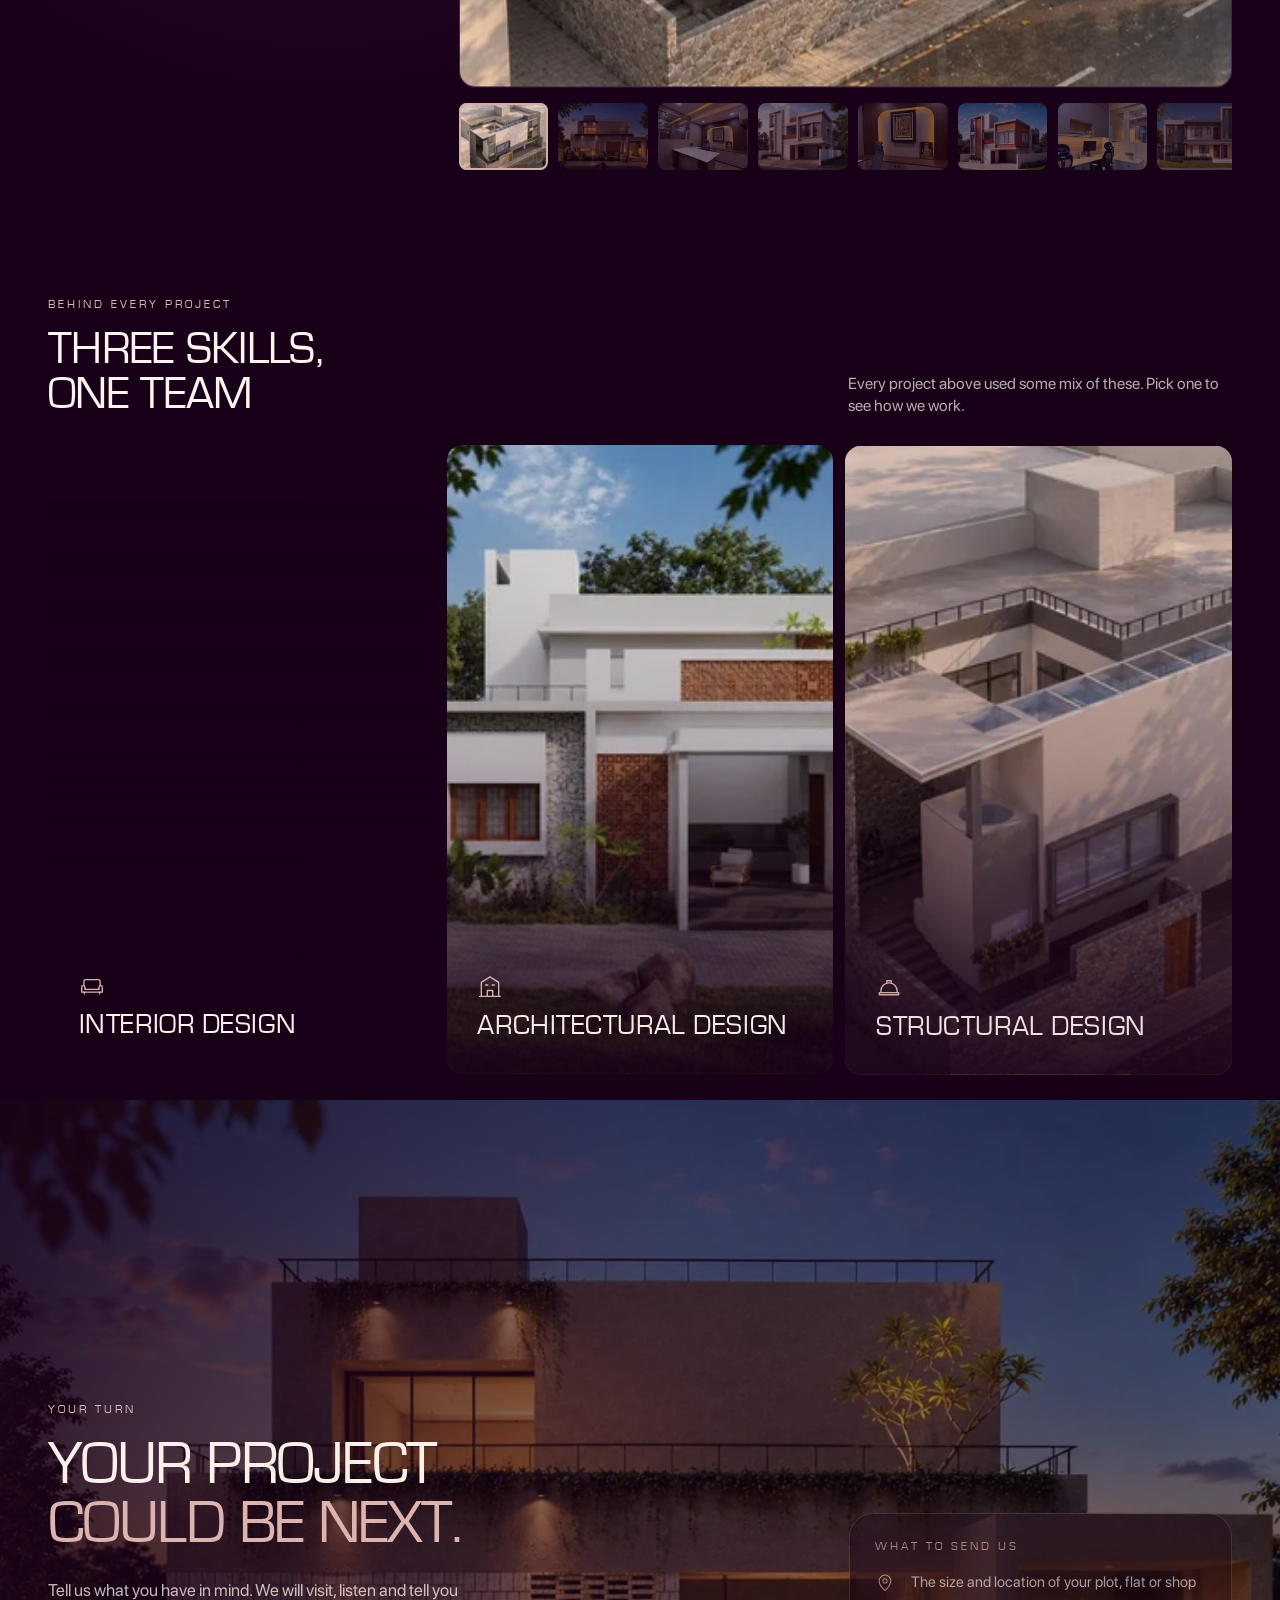
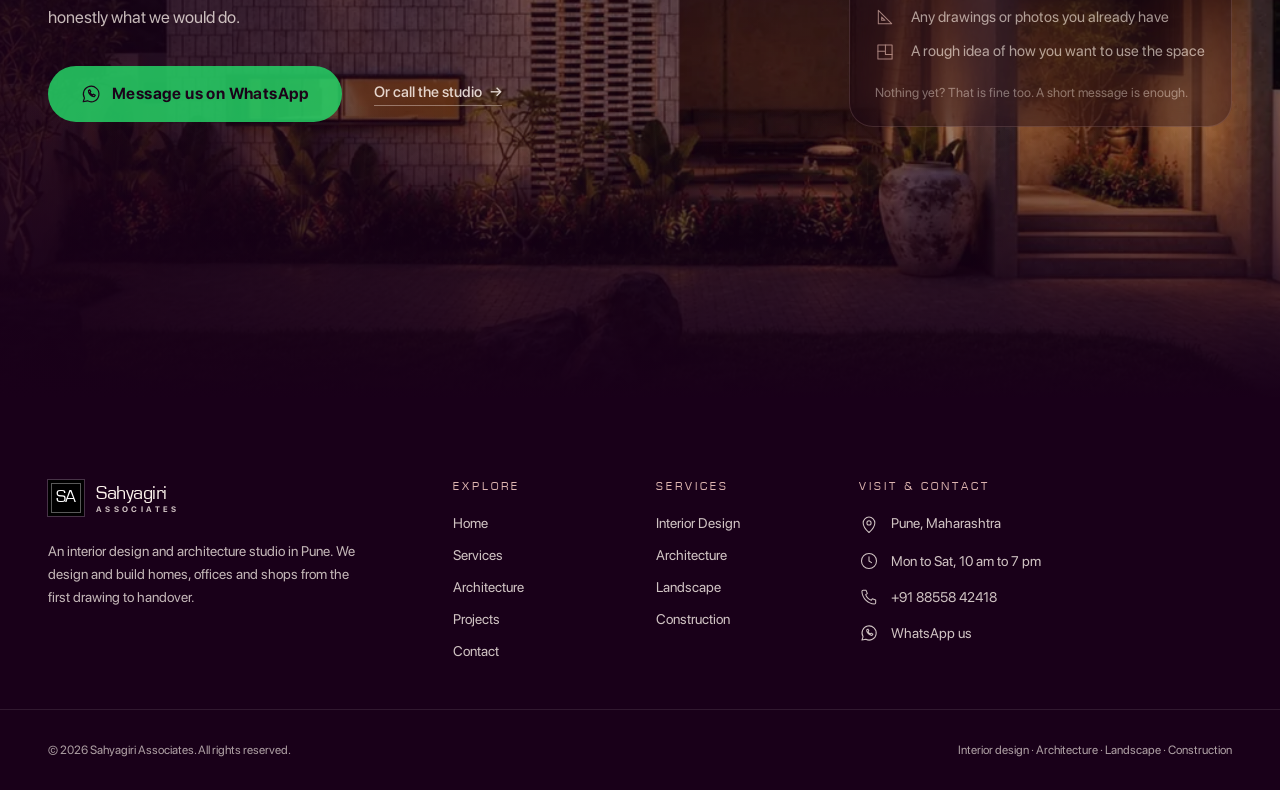
<file: projects/index.html>
<!DOCTYPE html><html lang="en-IN"><head><meta charset="utf-8"><meta name="viewport" content="width=device-width, initial-scale=1"><title>Projects | Sahyagiri Associates</title><meta name="description" content="Homes, offices and buildings designed and built by Sahyagiri Associates in Pune."><link rel="canonical" href="https://sahyagiriassociates.com/projects"><meta name="robots" content="noindex"><link rel="icon" type="image/svg+xml" href="/favicon.svg"><link rel="preload" href="/fonts/eurostile-400.woff2" as="font" type="font/woff2" crossorigin><link rel="preload" href="/fonts/sf-pro-display-400.woff2" as="font" type="font/woff2" crossorigin><link rel="sitemap" href="/sitemap-index.xml"><meta name="theme-color" content="#190019"><meta property="og:type" content="website"><meta property="og:site_name" content="Sahyagiri Associates"><meta property="og:title" content="Projects | Sahyagiri Associates"><meta property="og:description" content="Homes, offices and buildings designed and built by Sahyagiri Associates in Pune."><meta property="og:url" content="https://sahyagiriassociates.com/projects"><meta property="og:image" content="https://sahyagiriassociates.com/og-default.jpg"><meta name="twitter:card" content="summary_large_image"><meta name="astro-view-transitions-enabled" content="true"><meta name="astro-view-transitions-fallback" content="animate"><script type="module" src="/_astro/ClientRouter.astro_astro_type_script_index_0_lang.BdfqpfxU.js"></script><link rel="stylesheet" href="/_astro/SiteLayout.CRR2uE_Z.css"><style>@layer astro.images{:where([data-astro-image]){height:auto}:where([data-astro-image=full-width]){width:100%}:where([data-astro-image=constrained]){max-width:100%}[data-astro-image-fit=fill]{object-fit:fill}[data-astro-image-fit=contain]{object-fit:contain}[data-astro-image-fit=cover]{object-fit:cover}[data-astro-image-fit=scale-down]{object-fit:scale-down}[data-astro-image-pos=top]{object-position:top}[data-astro-image-pos=bottom]{object-position:bottom}[data-astro-image-pos=left]{object-position:left}[data-astro-image-pos=right]{object-position:right}[data-astro-image-pos=center]{object-position:center}[data-astro-image-pos=top-left]{object-position:top left}[data-astro-image-pos=top-right]{object-position:top right}[data-astro-image-pos=top-center]{object-position:top center}[data-astro-image-pos=bottom-left]{object-position:bottom left}[data-astro-image-pos=bottom-right]{object-position:bottom right}[data-astro-image-pos=bottom-center]{object-position:bottom center}[data-astro-image-pos=left-top]{object-position:left top}[data-astro-image-pos=left-bottom]{object-position:left bottom}[data-astro-image-pos=left-center]{object-position:left center}[data-astro-image-pos=right-top]{object-position:right top}[data-astro-image-pos=right-bottom]{object-position:right bottom}[data-astro-image-pos=right-center]{object-position:right center}[data-astro-image-pos=center-top]{object-position:center top}[data-astro-image-pos=center-bottom]{object-position:center bottom}[data-astro-image-pos=center-left]{object-position:center left}[data-astro-image-pos=center-right]{object-position:center right}}
.down[data-astro-cid-ey74u5zs]{border-bottom:1px solid #fef4ee73;padding-bottom:2px;transition:border-color .3s}.down[data-astro-cid-ey74u5zs]:hover{border-color:#fff}.tile[data-astro-cid-ey74u5zs]{aspect-ratio:3/4;color:#fff;border:1px solid #ffffff2e;width:clamp(7rem,11vw,10.5rem);transition:transform .6s cubic-bezier(.22,1,.36,1)}.tile[data-astro-cid-ey74u5zs]:nth-child(2n){translate:0 -1.25rem}.tile[data-astro-cid-ey74u5zs] img{transition:transform 1.1s cubic-bezier(.22,1,.36,1)}.tile[data-astro-cid-ey74u5zs]:hover{transform:translateY(-8px)}.tile[data-astro-cid-ey74u5zs]:hover img{transform:scale(1.06)}.toggle[data-astro-cid-ey74u5zs]{backdrop-filter:blur(10px);letter-spacing:.12em;text-transform:uppercase;color:#fef4eed9;cursor:pointer;background:#19001959;border:1px solid #ffffff40;border-radius:999px;align-items:center;gap:.5rem;padding:.4rem .9rem;font-size:.6875rem;display:inline-flex}.toggle[data-astro-cid-ey74u5zs]:hover{color:#fff;border-color:#ffffff80}.cat[data-astro-cid-tcodbi74]{color:#fef4ee80;border-bottom:1px solid #0000;transition:color .3s,border-color .3s}.cat[data-astro-cid-tcodbi74]:hover{color:#fff}.cat[data-astro-cid-tcodbi74][aria-selected=true]{color:#fff;border-color:var(--color-highlight)}.cat[data-astro-cid-tcodbi74]:focus-visible{outline:2px solid var(--color-highlight);outline-offset:3px}.arrow[data-astro-cid-tcodbi74]{color:#fff;cursor:pointer;background:#19001966;border:1px solid #ffffff40;border-radius:50%;place-items:center;width:2.5rem;height:2.5rem;transition:background .3s,border-color .3s;display:grid}.arrow[data-astro-cid-tcodbi74]:hover{background:#ffffff1f;border-color:#ffffff8c}.stage[data-astro-cid-tcodbi74]{background:#1d0f2c;border:1px solid #dfb6b22e}.strip[data-astro-cid-tcodbi74]{scrollbar-width:none}.strip[data-astro-cid-tcodbi74]::-webkit-scrollbar{display:none}.thumb[data-astro-cid-tcodbi74]{aspect-ratio:4/3;opacity:.45;width:clamp(3.5rem,7vw,6rem);transition:opacity .4s}.thumb[data-astro-cid-tcodbi74] button[data-astro-cid-tcodbi74]{cursor:pointer;outline-offset:-2px;outline:2px solid #0000;width:100%;height:100%;transition:outline-color .4s}.thumb[data-astro-cid-tcodbi74]:hover{opacity:.85}.thumb[data-astro-cid-tcodbi74][data-on]{opacity:1}.thumb[data-astro-cid-tcodbi74][data-on] button[data-astro-cid-tcodbi74]{outline-color:var(--color-highlight)}.lb[data-astro-cid-tcodbi74][hidden]{display:none}.panel[data-astro-cid-guquewsh]{flex:1 1 0;transition:flex-grow .9s cubic-bezier(.22,1,.36,1)}.panel[data-astro-cid-guquewsh] .photo{transition:transform 1.2s cubic-bezier(.22,1,.36,1)}.panel[data-astro-cid-guquewsh]:focus-visible{outline:2px solid var(--color-highlight);outline-offset:2px}@media (width>=64rem){.panel[data-astro-cid-guquewsh]:hover .photo{transform:scale(1.05)}.more[data-astro-cid-guquewsh]{opacity:0;max-height:0;transition:max-height .7s cubic-bezier(.22,1,.36,1),opacity .5s;display:block;overflow:hidden}.panel[data-astro-cid-guquewsh]:hover .more[data-astro-cid-guquewsh],.panel[data-astro-cid-guquewsh]:focus-visible .more[data-astro-cid-guquewsh]{opacity:1;max-height:10rem}}@media (width<64rem){.more[data-astro-cid-guquewsh] span:first-child{display:none}}.call[data-astro-cid-4yy7pmfa]{border-bottom:1px solid #fef4ee73;padding-bottom:2px;transition:border-color .3s}.call[data-astro-cid-4yy7pmfa]:hover{border-color:#fff}.note[data-astro-cid-4yy7pmfa]{backdrop-filter:blur(18px);background:#19001980;border:1px solid #dfb6b240;border-radius:1.5rem;max-width:24rem;padding:clamp(1rem,2.6svh,1.75rem) clamp(1rem,2vw,1.75rem)}
</style><script type="module" src="/_astro/page.D-hZag5v.js"></script></head><body class="min-h-dvh bg-ivory text-charcoal"><a href="#main" class="sr-only z-[60] rounded-full bg-charcoal px-5 py-3 text-sm text-ivory focus:not-sr-only focus:fixed focus:top-4 focus:left-4">Skip to content</a><header data-site-header data-overlay="true" data-solid="false" class="site-header fixed inset-x-0 top-0 z-50" data-astro-cid-isef26zo><div class="container-x flex h-16 items-center justify-between gap-6 lg:h-[4.5rem]" data-astro-cid-isef26zo><a href="/" aria-label="Sahyagiri Associates — home" class="logo inline-flex items-center gap-3" data-astro-cid-qmbhzs4e><span aria-hidden="true" class="logo-mark grid size-9 shrink-0 place-items-center bg-black font-serif text-[1.1rem] leading-none font-medium tracking-tight text-white" data-astro-cid-qmbhzs4e>SA</span><span class="flex flex-col leading-none" data-astro-cid-qmbhzs4e><span class="font-serif text-[1.25rem] font-medium tracking-tight" data-astro-cid-qmbhzs4e>Sahyagiri</span><span class="mt-0.5 text-[0.5rem] font-semibold tracking-[0.42em] uppercase opacity-80" data-astro-cid-qmbhzs4e>Associates</span></span></a><nav aria-label="Main" class="hidden lg:block" data-astro-cid-isef26zo><ul class="flex items-center gap-7 xl:gap-9" data-astro-cid-isef26zo><li data-astro-cid-isef26zo><a href="/" class="nav-link relative py-2 font-mono text-[0.6875rem] font-medium tracking-[0.16em] uppercase" data-astro-cid-isef26zo>Home</a></li><li data-astro-cid-isef26zo><a href="/services" class="nav-link relative py-2 font-mono text-[0.6875rem] font-medium tracking-[0.16em] uppercase" data-astro-cid-isef26zo>Services</a></li><li data-astro-cid-isef26zo><a href="/architecture" class="nav-link relative py-2 font-mono text-[0.6875rem] font-medium tracking-[0.16em] uppercase" data-astro-cid-isef26zo>Architecture</a></li><li data-astro-cid-isef26zo><a href="/projects" aria-current="page" class="nav-link relative py-2 font-mono text-[0.6875rem] font-medium tracking-[0.16em] uppercase" data-astro-cid-isef26zo>Projects</a></li><li data-astro-cid-isef26zo><a href="/contact" class="nav-link relative py-2 font-mono text-[0.6875rem] font-medium tracking-[0.16em] uppercase" data-astro-cid-isef26zo>Contact</a></li></ul></nav><div class="flex items-center gap-2" data-astro-cid-isef26zo><a href="tel:+918855842418" data-cta="call" class="header-call hidden items-center gap-2 rounded-full px-4 py-2.5 text-sm font-semibold md:inline-flex" data-astro-cid-isef26zo><svg xmlns="http://www.w3.org/2000/svg" viewBox="0 0 24 24" width="18" height="18" fill="none" stroke="currentColor" stroke-width="1.25" stroke-linecap="round" stroke-linejoin="round" class="shrink-0" aria-hidden="true" focusable="false"><path d="M5 4h3.5L10 8l-2 1.2a11 11 0 0 0 6.8 6.8L16 14l4 1.5V19a1.5 1.5 0 0 1-1.5 1.5A16 16 0 0 1 3.5 5.5 1.5 1.5 0 0 1 5 4z"/></svg><span class="hidden xl:inline" data-astro-cid-isef26zo>+91 88558 42418</span><span class="xl:hidden" data-astro-cid-isef26zo>Call</span></a><button type="button" data-menu-open aria-controls="mobile-menu" aria-expanded="false" class="-mr-2 inline-flex size-12 items-center justify-center lg:hidden" data-astro-cid-isef26zo><svg xmlns="http://www.w3.org/2000/svg" viewBox="0 0 24 24" width="26" height="26" fill="none" stroke="currentColor" stroke-width="1.25" stroke-linecap="round" stroke-linejoin="round" class="shrink-0" aria-hidden="true" focusable="false"><path d="M4 8h16M4 16h16"/></svg><span class="sr-only" data-astro-cid-isef26zo>Open menu</span></button></div></div></header><!-- Sibling of the header, not a child: the header's backdrop-filter would trap a fixed child. --><div id="mobile-menu" data-menu hidden class="mobile-menu fixed inset-0 z-50 flex flex-col overflow-y-auto bg-charcoal text-ivory lg:hidden" data-tone="dark" data-astro-cid-isef26zo><div class="container-x flex h-16 shrink-0 items-center justify-between" data-astro-cid-isef26zo><a href="/" aria-label="Sahyagiri Associates — home" class="logo inline-flex items-center gap-3" data-astro-cid-qmbhzs4e><span aria-hidden="true" class="logo-mark grid size-9 shrink-0 place-items-center bg-black font-serif text-[1.1rem] leading-none font-medium tracking-tight text-white" data-astro-cid-qmbhzs4e>SA</span><span class="flex flex-col leading-none" data-astro-cid-qmbhzs4e><span class="font-serif text-[1.25rem] font-medium tracking-tight" data-astro-cid-qmbhzs4e>Sahyagiri</span><span class="mt-0.5 text-[0.5rem] font-semibold tracking-[0.42em] uppercase opacity-80" data-astro-cid-qmbhzs4e>Associates</span></span></a><button type="button" data-menu-close class="-mr-2 inline-flex size-12 items-center justify-center" data-astro-cid-isef26zo><svg xmlns="http://www.w3.org/2000/svg" viewBox="0 0 24 24" width="26" height="26" fill="none" stroke="currentColor" stroke-width="1.25" stroke-linecap="round" stroke-linejoin="round" class="shrink-0" aria-hidden="true" focusable="false"><path d="m6 6 12 12M18 6 6 18"/></svg><span class="sr-only" data-astro-cid-isef26zo>Close menu</span></button></div><nav aria-label="Mobile" class="container-x flex-1 pt-6" data-astro-cid-isef26zo><ul class="space-y-1" data-astro-cid-isef26zo><li class="menu-item" style="--i:0" data-astro-cid-isef26zo><a href="/" class="block py-2 font-serif text-4xl aria-[current=page]:text-highlight" data-astro-cid-isef26zo>Home</a></li><li class="menu-item" style="--i:1" data-astro-cid-isef26zo><a href="/services" class="block py-2 font-serif text-4xl aria-[current=page]:text-highlight" data-astro-cid-isef26zo>Services</a></li><li class="menu-item" style="--i:2" data-astro-cid-isef26zo><a href="/architecture" class="block py-2 font-serif text-4xl aria-[current=page]:text-highlight" data-astro-cid-isef26zo>Architecture</a></li><li class="menu-item" style="--i:3" data-astro-cid-isef26zo><a href="/projects" aria-current="page" class="block py-2 font-serif text-4xl aria-[current=page]:text-highlight" data-astro-cid-isef26zo>Projects</a></li><li class="menu-item" style="--i:4" data-astro-cid-isef26zo><a href="/contact" class="block py-2 font-serif text-4xl aria-[current=page]:text-highlight" data-astro-cid-isef26zo>Contact</a></li></ul></nav><div class="container-x grid shrink-0 grid-cols-2 gap-3 pt-10 pb-[calc(2rem+env(safe-area-inset-bottom))]" data-astro-cid-isef26zo><a href="https://wa.me/918855842418?text=Hi%2C%20I%20saw%20your%20website%20and%20want%20to%20discuss%20my%20interior%20project." class="group/btn inline-flex items-center justify-center gap-2.5 rounded-full font-semibold tracking-wide transition-colors duration-300 bg-whatsapp text-ink hover:bg-whatsapp-hover min-h-12 px-6 text-sm" target="_blank" rel="noopener" data-cta="whatsapp" data-astro-cid-isef26zo="true"><svg xmlns="http://www.w3.org/2000/svg" viewBox="0 0 24 24" width="20" height="20" fill="none" stroke="currentColor" stroke-width="1.25" stroke-linecap="round" stroke-linejoin="round" class="shrink-0" aria-hidden="true" focusable="false"><path d="M3.5 20.5l1.4-4.1A8.5 8.5 0 1 1 8.2 19.5z"/><path d="M9.2 8.2c-.4 3.2 3.4 7 6.6 6.6l.9-1.5-2-1.1-1 .9a4.8 4.8 0 0 1-2.8-2.8l.9-1-1.1-2z"/></svg>
        WhatsApp
      </a><a href="tel:+918855842418" class="group/btn inline-flex items-center justify-center gap-2.5 rounded-full font-semibold tracking-wide transition-colors duration-300 border border-ivory/40 text-ivory hover:border-ivory hover:bg-ivory hover:text-charcoal min-h-12 px-6 text-sm" data-cta="call" data-astro-cid-isef26zo="true"><svg xmlns="http://www.w3.org/2000/svg" viewBox="0 0 24 24" width="20" height="20" fill="none" stroke="currentColor" stroke-width="1.25" stroke-linecap="round" stroke-linejoin="round" class="shrink-0" aria-hidden="true" focusable="false"><path d="M5 4h3.5L10 8l-2 1.2a11 11 0 0 0 6.8 6.8L16 14l4 1.5V19a1.5 1.5 0 0 1-1.5 1.5A16 16 0 0 1 3.5 5.5 1.5 1.5 0 0 1 5 4z"/></svg>Call</a></div></div><script type="module">function e(){let e=document.querySelector(`[data-site-header]`);if(!e)return;if(e.dataset.overlay===`true`){let t=document.querySelector(`[data-header-overlay-until]`);e.dataset.light=t?.hasAttribute(`data-header-light`)?`true`:`false`;let n=()=>{let n=t?t.getBoundingClientRect().bottom<=e.offsetHeight:window.scrollY>40;e.dataset.solid=n?`true`:`false`};n(),window.addEventListener(`scroll`,n,{passive:!0}),document.addEventListener(`astro:before-swap`,()=>window.removeEventListener(`scroll`,n),{once:!0})}let t=document.querySelector(`[data-menu]`),n=e.querySelector(`[data-menu-open]`),r=t?.querySelector(`[data-menu-close]`);if(!t||!n||!r)return;let i=e=>e.key===`Escape`&&o(),a=()=>{t.hidden=!1,t.toggleAttribute(`data-open`,!0),n.setAttribute(`aria-expanded`,`true`),document.documentElement.style.overflow=`hidden`,document.addEventListener(`keydown`,i),r.focus()},o=()=>{t.hidden=!0,t.removeAttribute(`data-open`),n.setAttribute(`aria-expanded`,`false`),document.documentElement.style.overflow=``,document.removeEventListener(`keydown`,i),n.focus()};n.addEventListener(`click`,a),r.addEventListener(`click`,o),t.querySelectorAll(`a`).forEach(e=>e.addEventListener(`click`,()=>document.documentElement.style.overflow=``))}document.addEventListener(`astro:page-load`,e);</script><main id="main"><section data-prj-hero data-header-overlay-until data-snap data-tone="dark" aria-labelledby="prj-title" class="relative h-svh min-h-[34rem] overflow-hidden bg-ink text-ivory" data-astro-cid-ey74u5zs><video data-video class="absolute inset-0 size-full object-cover" autoplay muted loop playsinline preload="auto" aria-hidden="true" data-astro-cid-ey74u5zs><source src="/video/projects-hero.mp4" type="video/mp4" data-astro-cid-ey74u5zs></video><span aria-hidden="true" class="pointer-events-none absolute inset-0 bg-[#190019]/55" data-astro-cid-ey74u5zs></span><span aria-hidden="true" class="pointer-events-none absolute inset-0 bg-gradient-to-r from-[#190019]/85 via-[#190019]/25 to-transparent max-lg:from-[#190019]/55" data-astro-cid-ey74u5zs></span><span aria-hidden="true" class="pointer-events-none absolute inset-x-0 bottom-0 h-2/5 bg-gradient-to-t from-[#190019]/90 to-transparent" data-astro-cid-ey74u5zs></span><div class="container-x relative z-10 flex h-full flex-col justify-end gap-[clamp(1rem,3svh,2rem)] pb-[calc(4rem+env(safe-area-inset-bottom)+1.25rem)] md:pb-[clamp(1.5rem,5svh,3rem)] lg:flex-row lg:items-end lg:justify-between" data-astro-cid-ey74u5zs><div class="min-w-0 lg:max-w-[46rem]" data-astro-cid-ey74u5zs><p data-ph-fade class="eyebrow" data-astro-cid-ey74u5zs>Our projects</p><h1 id="prj-title" class="mt-[clamp(0.6rem,2.2svh,1.5rem)] font-display text-[clamp(1.9rem,min(3.8vw,7.2svh),4.25rem)] leading-[0.98] font-light tracking-[-0.015em] uppercase" data-astro-cid-ey74u5zs><span class="block overflow-hidden pb-[0.06em]" data-astro-cid-ey74u5zs><span data-ph-line class="block" data-astro-cid-ey74u5zs>Spaces we have</span></span><span class="block overflow-hidden pb-[0.06em]" data-astro-cid-ey74u5zs><span data-ph-line class="block text-highlight" data-astro-cid-ey74u5zs>designed and built.</span></span></h1><p data-ph-fade class="mt-[clamp(0.6rem,2.2svh,1.5rem)] max-w-md text-[clamp(0.875rem,1.9svh,1.125rem)] leading-relaxed text-ivory/85 max-sm:hidden" data-astro-cid-ey74u5zs>Homes, offices and buildings from our own sites. Each one planned, detailed and delivered by our team.</p><div data-ph-fade class="mt-[clamp(0.9rem,3svh,2rem)] flex flex-wrap items-center gap-x-8 gap-y-3" data-astro-cid-ey74u5zs><a href="https://wa.me/918855842418?text=Hi%2C%20I%20saw%20%22a%20project%20on%20your%20website%22%20on%20your%20website%20and%20want%20something%20similar." class="group/btn inline-flex items-center justify-center gap-2.5 rounded-full font-semibold tracking-wide transition-colors duration-300 bg-accent text-ink hover:bg-accent-light min-h-12 px-6 text-sm !min-h-11 !px-6 !text-[0.875rem]" target="_blank" rel="noopener" data-cta="whatsapp" data-astro-cid-ey74u5zs="true">Plan something like this</a><a href="#work" data-ph-down class="down inline-flex items-center gap-2 text-[0.9375rem] font-medium" data-astro-cid-ey74u5zs>See the work <span aria-hidden="true" data-astro-cid-ey74u5zs>↓</span></a></div></div><ul data-ph-fade class="strip flex gap-[clamp(0.5rem,1vw,0.9rem)] max-lg:hidden" aria-label="A glimpse of our work" data-astro-cid-ey74u5zs><li class="tile group relative overflow-hidden rounded-xl" data-astro-cid-ey74u5zs><img src="/_astro/house-aerial.DQWIFJ2E_Z25bik4.webp" srcset="/_astro/house-aerial.DQWIFJ2E_Z1qfSel.webp 260w, /_astro/house-aerial.DQWIFJ2E_Z1mgBaX.webp 400w" alt="A stone and plaster house seen from above" sizes="12rem" data-astro-cid-ey74u5zs="true" loading="lazy" decoding="async" width="1672" height="941" class="size-full object-cover"><span aria-hidden="true" class="absolute inset-0 bg-gradient-to-t from-black/70 via-transparent to-transparent" data-astro-cid-ey74u5zs></span><span class="absolute bottom-2.5 left-3 text-[0.6875rem] tracking-[0.14em] uppercase" data-astro-cid-ey74u5zs>Houses</span></li><li class="tile group relative overflow-hidden rounded-xl" data-astro-cid-ey74u5zs><img src="/_astro/house-dusk.h8fKa1sb_2moGKz.webp" srcset="/_astro/house-dusk.h8fKa1sb_Z2jkDzf.webp 260w, /_astro/house-dusk.h8fKa1sb_1f0TAN.webp 400w" alt="A stone and creeper house lit at dusk" sizes="12rem" data-astro-cid-ey74u5zs="true" loading="lazy" decoding="async" width="1600" height="900" class="size-full object-cover"><span aria-hidden="true" class="absolute inset-0 bg-gradient-to-t from-black/70 via-transparent to-transparent" data-astro-cid-ey74u5zs></span><span class="absolute bottom-2.5 left-3 text-[0.6875rem] tracking-[0.14em] uppercase" data-astro-cid-ey74u5zs>Villas at dusk</span></li><li class="tile group relative overflow-hidden rounded-xl" data-astro-cid-ey74u5zs><img src="/_astro/office-cabin.BzPySoON_Z1IPWgv.webp" srcset="/_astro/office-cabin.BzPySoON_2eV2EY.webp 260w, /_astro/office-cabin.BzPySoON_Z2r3ioK.webp 400w" alt="An office cabin with a lit arch niche" sizes="12rem" data-astro-cid-ey74u5zs="true" loading="lazy" decoding="async" width="960" height="1280" class="size-full object-cover"><span aria-hidden="true" class="absolute inset-0 bg-gradient-to-t from-black/70 via-transparent to-transparent" data-astro-cid-ey74u5zs></span><span class="absolute bottom-2.5 left-3 text-[0.6875rem] tracking-[0.14em] uppercase" data-astro-cid-ey74u5zs>Offices</span></li><li class="tile group relative overflow-hidden rounded-xl" data-astro-cid-ey74u5zs><img src="/_astro/terrace.b2CgNBS8_ZxLO1n.webp" srcset="/_astro/terrace.b2CgNBS8_ZYTkio.webp 260w, /_astro/terrace.b2CgNBS8_Zyi0sP.webp 400w" alt="A terrace with armchairs and plants" sizes="12rem" data-astro-cid-ey74u5zs="true" loading="lazy" decoding="async" width="1600" height="900" class="size-full object-cover"><span aria-hidden="true" class="absolute inset-0 bg-gradient-to-t from-black/70 via-transparent to-transparent" data-astro-cid-ey74u5zs></span><span class="absolute bottom-2.5 left-3 text-[0.6875rem] tracking-[0.14em] uppercase" data-astro-cid-ey74u5zs>Outdoor living</span></li></ul></div><button type="button" data-ph-toggle aria-pressed="false" class="toggle absolute top-[calc(4.5rem+1rem)] right-[clamp(1rem,3vw,2.5rem)] z-10 max-lg:hidden" aria-label="Pause the film" data-astro-cid-ey74u5zs><svg data-i-pause viewBox="0 0 24 24" width="12" height="12" fill="currentColor" data-astro-cid-ey74u5zs><rect x="5" y="4" width="5" height="16" rx="1" data-astro-cid-ey74u5zs></rect><rect x="14" y="4" width="5" height="16" rx="1" data-astro-cid-ey74u5zs></rect></svg><svg data-i-play viewBox="0 0 24 24" width="12" height="12" fill="currentColor" style="display:none" data-astro-cid-ey74u5zs><path d="M7 4l13 8-13 8z" data-astro-cid-ey74u5zs></path></svg><span data-ph-toggle-text data-astro-cid-ey74u5zs>Pause film</span></button></section><script type="module" src="/_astro/ProjectsHero.astro_astro_type_script_index_0_lang.Dof4JHQx.js"></script><section id="work" data-prj-work data-snap data-tone="dark" aria-labelledby="work-title" class="relative flex h-svh flex-col overflow-hidden bg-ink pt-[calc(4rem+0.75rem)] pb-[calc(4rem+env(safe-area-inset-bottom)+0.75rem)] text-ivory md:pb-6 lg:pt-[calc(4.5rem+clamp(0.75rem,2.5svh,1.5rem))] lg:pb-[clamp(1rem,3svh,2rem)]" data-astro-cid-tcodbi74><span aria-hidden="true" class="pointer-events-none absolute inset-0 bg-[radial-gradient(50%_60%_at_25%_45%,rgb(82,43,91,0.4),transparent_75%)]" data-astro-cid-tcodbi74></span><div class="container-x relative grid min-h-0 flex-1 grid-cols-[minmax(0,1fr)] grid-rows-[auto_minmax(0,1fr)] gap-x-12 gap-y-[clamp(0.5rem,2svh,1.5rem)] lg:grid-cols-12 lg:grid-rows-1" data-astro-cid-tcodbi74><!-- left: heading, filter, caption, arrows --><div class="flex min-h-0 min-w-0 flex-col lg:col-span-4 lg:justify-center" data-astro-cid-tcodbi74><p data-pw-fade class="eyebrow" data-astro-cid-tcodbi74>The work</p><h2 id="work-title" data-pw-fade class="mt-[clamp(0.4rem,1.6svh,1rem)] font-display text-[clamp(1.6rem,min(3.4vw,5.6svh),3.5rem)] leading-[0.98] font-light tracking-[-0.015em] uppercase" data-astro-cid-tcodbi74>Look a little<br data-astro-cid-tcodbi74>closer</h2><div data-pw-fade class="mt-[clamp(0.6rem,2.6svh,1.75rem)] flex gap-5" role="tablist" aria-label="Filter" data-astro-cid-tcodbi74><button type="button" role="tab" data-cat="all" aria-selected="true" class="cat flex items-baseline gap-2 pb-1.5 text-[0.9375rem]" data-astro-cid-tcodbi74>All<span class="font-display text-[0.625rem] tracking-[0.12em]" data-astro-cid-tcodbi74>16</span></button><button type="button" role="tab" data-cat="houses" aria-selected="false" class="cat flex items-baseline gap-2 pb-1.5 text-[0.9375rem]" data-astro-cid-tcodbi74>Houses<span class="font-display text-[0.625rem] tracking-[0.12em]" data-astro-cid-tcodbi74>10</span></button><button type="button" role="tab" data-cat="offices" aria-selected="false" class="cat flex items-baseline gap-2 pb-1.5 text-[0.9375rem]" data-astro-cid-tcodbi74>Offices<span class="font-display text-[0.625rem] tracking-[0.12em]" data-astro-cid-tcodbi74>06</span></button></div><div data-pw-fade class="mt-[clamp(0.8rem,3.4svh,2.5rem)] max-lg:hidden" data-astro-cid-tcodbi74><p data-title class="font-display text-[clamp(1.1rem,2.4svh,1.5rem)] leading-tight tracking-[0.02em] uppercase" data-astro-cid-tcodbi74>&nbsp;</p><p class="mt-2 text-[0.75rem] tracking-[0.14em] text-ivory/60 uppercase" data-astro-cid-tcodbi74><span data-count data-astro-cid-tcodbi74>01</span> / <span data-total data-astro-cid-tcodbi74>16</span> · <span data-catname data-astro-cid-tcodbi74>Houses</span></p></div><div data-pw-fade class="mt-[clamp(0.8rem,3svh,2rem)] flex items-center gap-3 max-lg:hidden" data-astro-cid-tcodbi74><button type="button" data-prev class="arrow" aria-label="Previous photo" data-astro-cid-tcodbi74>←</button><button type="button" data-next class="arrow" aria-label="Next photo" data-astro-cid-tcodbi74>→</button><span class="ml-2 text-[0.75rem] text-ivory/50" data-astro-cid-tcodbi74>Click the photo to see it full size</span></div></div><!-- right: the photograph and the strip --><div class="flex min-h-0 min-w-0 flex-col gap-[clamp(0.5rem,1.6svh,1rem)] lg:col-span-8" data-astro-cid-tcodbi74><button type="button" data-stage data-pw-fade class="stage relative min-h-0 flex-1 cursor-zoom-in overflow-hidden rounded-2xl" aria-label="Open this photo full size" data-astro-cid-tcodbi74><span data-slide="0" class="absolute inset-0 block" data-astro-cid-tcodbi74><img src="/_astro/house-aerial.DQWIFJ2E_Z25bik4.webp" srcset="/_astro/house-aerial.DQWIFJ2E_1GbwVa.webp 800w, /_astro/house-aerial.DQWIFJ2E_Z12W5HN.webp 1300w, /_astro/house-aerial.DQWIFJ2E_Z25bik4.webp 1672w" alt="A stone and plaster house seen from above, with a car on the street" sizes="(min-width: 1024px) 62vw, 100vw" loading="eager" data-astro-cid-tcodbi74="true" decoding="async" width="1672" height="941" class="absolute inset-0 size-full object-cover"></span><span data-slide="1" class="absolute inset-0 block" style="opacity:0;visibility:hidden" data-astro-cid-tcodbi74><img src="/_astro/house-dusk.h8fKa1sb_2moGKz.webp" srcset="/_astro/house-dusk.h8fKa1sb_2qEXcv.webp 800w, /_astro/house-dusk.h8fKa1sb_Z1K9W2w.webp 1300w, /_astro/house-dusk.h8fKa1sb_2moGKz.webp 1600w" alt="A stone and creeper-clad villa lit at dusk" sizes="(min-width: 1024px) 62vw, 100vw" loading="eager" data-astro-cid-tcodbi74="true" decoding="async" width="1600" height="900" class="absolute inset-0 size-full object-cover"></span><span data-slide="2" class="absolute inset-0 block" style="opacity:0;visibility:hidden" data-astro-cid-tcodbi74><img src="/_astro/office-cabin.BzPySoON_Z1IPWgv.webp" srcset="/_astro/office-cabin.BzPySoON_Z27j2RM.webp 800w, /_astro/office-cabin.BzPySoON_Z1IPWgv.webp 960w" alt="An office cabin with a lit arch niche and a white desk" sizes="(min-width: 1024px) 62vw, 100vw" loading="lazy" data-astro-cid-tcodbi74="true" decoding="async" width="960" height="1280" class="absolute inset-0 size-full object-cover"></span><span data-slide="3" class="absolute inset-0 block" style="opacity:0;visibility:hidden" data-astro-cid-tcodbi74><img src="/_astro/house-white-brick.DqgV3QEV_Zt8NDp.webp" srcset="/_astro/house-white-brick.DqgV3QEV_mE4U9.webp 800w, /_astro/house-white-brick.DqgV3QEV_Z1OwAKo.webp 1300w, /_astro/house-white-brick.DqgV3QEV_Zt8NDp.webp 1600w" alt="A white two-storey house with a brick feature wall" sizes="(min-width: 1024px) 62vw, 100vw" loading="lazy" data-astro-cid-tcodbi74="true" decoding="async" width="1600" height="900" class="absolute inset-0 size-full object-cover"></span><span data-slide="4" class="absolute inset-0 block" style="opacity:0;visibility:hidden" data-astro-cid-tcodbi74><img src="/_astro/office-niche.CmipA_S-_ZOiiQg.webp" srcset="/_astro/office-niche.CmipA_S-_Z1cKosx.webp 800w, /_astro/office-niche.CmipA_S-_ZOiiQg.webp 960w" alt="A timber wall with a glowing arch niche behind a desk" sizes="(min-width: 1024px) 62vw, 100vw" loading="lazy" data-astro-cid-tcodbi74="true" decoding="async" width="960" height="1280" class="absolute inset-0 size-full object-cover"></span><span data-slide="5" class="absolute inset-0 block" style="opacity:0;visibility:hidden" data-astro-cid-tcodbi74><img src="/_astro/house-red-brick.RUly_3Sa_ZO8WDQ.webp" srcset="/_astro/house-red-brick.RUly_3Sa_1CLWGf.webp 800w, /_astro/house-red-brick.RUly_3Sa_ZO8WDQ.webp 1199w" alt="A house with a red brick facade and a stone wall" sizes="(min-width: 1024px) 62vw, 100vw" loading="lazy" data-astro-cid-tcodbi74="true" decoding="async" width="1199" height="860" class="absolute inset-0 size-full object-cover"></span><span data-slide="6" class="absolute inset-0 block" style="opacity:0;visibility:hidden" data-astro-cid-tcodbi74><img src="/_astro/office-workstations.BluloXRS_ZwGcU1.webp" srcset="/_astro/office-workstations.BluloXRS_Z1fPHLa.webp 800w, /_astro/office-workstations.BluloXRS_ZwGcU1.webp 960w" alt="A row of workstations under lit shelves" sizes="(min-width: 1024px) 62vw, 100vw" loading="lazy" data-astro-cid-tcodbi74="true" decoding="async" width="960" height="1280" class="absolute inset-0 size-full object-cover"></span><span data-slide="7" class="absolute inset-0 block" style="opacity:0;visibility:hidden" data-astro-cid-tcodbi74><img src="/_astro/house-stone-porch.BhN96NcN_ZSqDVs.webp" srcset="/_astro/house-stone-porch.BhN96NcN_29TBRB.webp 800w, /_astro/house-stone-porch.BhN96NcN_Z2eOr3r.webp 1300w, /_astro/house-stone-porch.BhN96NcN_ZSqDVs.webp 1600w" alt="A grey house with a stone panel and a car porch" sizes="(min-width: 1024px) 62vw, 100vw" loading="lazy" data-astro-cid-tcodbi74="true" decoding="async" width="1600" height="900" class="absolute inset-0 size-full object-cover"></span><span data-slide="8" class="absolute inset-0 block" style="opacity:0;visibility:hidden" data-astro-cid-tcodbi74><img src="/_astro/office-desk.CmYEv66Q_25XrgP.webp" srcset="/_astro/office-desk.CmYEv66Q_3934F.webp 800w, /_astro/office-desk.CmYEv66Q_25XrgP.webp 960w" alt="A curved timber desk in a cabin" sizes="(min-width: 1024px) 62vw, 100vw" loading="lazy" data-astro-cid-tcodbi74="true" decoding="async" width="960" height="1280" class="absolute inset-0 size-full object-cover"></span><span data-slide="9" class="absolute inset-0 block" style="opacity:0;visibility:hidden" data-astro-cid-tcodbi74><img src="/_astro/terrace.b2CgNBS8_ZxLO1n.webp" srcset="/_astro/terrace.b2CgNBS8_18swEq.webp 800w, /_astro/terrace.b2CgNBS8_Z1EaCq2.webp 1300w, /_astro/terrace.b2CgNBS8_ZxLO1n.webp 1600w" alt="A terrace with armchairs, plants and a timber deck" sizes="(min-width: 1024px) 62vw, 100vw" loading="lazy" data-astro-cid-tcodbi74="true" decoding="async" width="1600" height="900" class="absolute inset-0 size-full object-cover"></span><span data-slide="10" class="absolute inset-0 block" style="opacity:0;visibility:hidden" data-astro-cid-tcodbi74><img src="/_astro/house-white-garden.DLWR0OFa_2h43QQ.webp" srcset="/_astro/house-white-garden.DLWR0OFa_JNo6b.webp 800w, /_astro/house-white-garden.DLWR0OFa_ZWiNSq.webp 1300w, /_astro/house-white-garden.DLWR0OFa_2h43QQ.webp 1600w" alt="A white house with a brick panel and a landscaped front" sizes="(min-width: 1024px) 62vw, 100vw" loading="lazy" data-astro-cid-tcodbi74="true" decoding="async" width="1600" height="900" class="absolute inset-0 size-full object-cover"></span><span data-slide="11" class="absolute inset-0 block" style="opacity:0;visibility:hidden" data-astro-cid-tcodbi74><img src="/_astro/office-wood-room.DoRXoQwm_Z22ekEg.webp" srcset="/_astro/office-wood-room.DoRXoQwm_ZQqEqM.webp 800w, /_astro/office-wood-room.DoRXoQwm_Z22ekEg.webp 1200w" alt="A meeting table in a timber-panelled room" sizes="(min-width: 1024px) 62vw, 100vw" loading="lazy" data-astro-cid-tcodbi74="true" decoding="async" width="1200" height="1600" class="absolute inset-0 size-full object-cover"></span><span data-slide="12" class="absolute inset-0 block" style="opacity:0;visibility:hidden" data-astro-cid-tcodbi74><img src="/_astro/house-creeper.ORZDsuFL_19imeV.webp" srcset="/_astro/house-creeper.ORZDsuFL_ZTOB55.webp 800w, /_astro/house-creeper.ORZDsuFL_1ua2nI.webp 1300w, /_astro/house-creeper.ORZDsuFL_19imeV.webp 1600w" alt="A villa with creepers on its terraces by day" sizes="(min-width: 1024px) 62vw, 100vw" loading="lazy" data-astro-cid-tcodbi74="true" decoding="async" width="1600" height="900" class="absolute inset-0 size-full object-cover"></span><span data-slide="13" class="absolute inset-0 block" style="opacity:0;visibility:hidden" data-astro-cid-tcodbi74><img src="/_astro/office-bench.CsLfaXpE_Zot2st.webp" srcset="/_astro/office-bench.CsLfaXpE_ZLV84K.webp 800w, /_astro/office-bench.CsLfaXpE_Zot2st.webp 960w" alt="A long work bench with ergonomic chairs" sizes="(min-width: 1024px) 62vw, 100vw" loading="lazy" data-astro-cid-tcodbi74="true" decoding="async" width="960" height="1280" class="absolute inset-0 size-full object-cover"></span><span data-slide="14" class="absolute inset-0 block" style="opacity:0;visibility:hidden" data-astro-cid-tcodbi74><img src="/_astro/house-sky-a.BbbsM-jT_1yA43.webp" srcset="/_astro/house-sky-a.BbbsM-jT_1kTl0a.webp 800w, /_astro/house-sky-a.BbbsM-jT_2lfwD2.webp 1300w, /_astro/house-sky-a.BbbsM-jT_1yA43.webp 1600w" alt="A single-storey stone house with a car porch" sizes="(min-width: 1024px) 62vw, 100vw" loading="lazy" data-astro-cid-tcodbi74="true" decoding="async" width="1600" height="900" class="absolute inset-0 size-full object-cover"></span><span data-slide="15" class="absolute inset-0 block" style="opacity:0;visibility:hidden" data-astro-cid-tcodbi74><img src="/_astro/house-sky-b.DRHDDGNz_J3ANY.webp" srcset="/_astro/house-sky-b.DRHDDGNz_ZULy78.webp 800w, /_astro/house-sky-b.DRHDDGNz_Z21rApX.webp 1300w, /_astro/house-sky-b.DRHDDGNz_J3ANY.webp 1600w" alt="A house with a gated porch and a roof garden" sizes="(min-width: 1024px) 62vw, 100vw" loading="lazy" data-astro-cid-tcodbi74="true" decoding="async" width="1600" height="900" class="absolute inset-0 size-full object-cover"></span><span aria-hidden="true" class="pointer-events-none absolute inset-x-0 bottom-0 h-1/4 bg-gradient-to-t from-black/45 to-transparent" data-astro-cid-tcodbi74></span><span class="absolute bottom-3 left-4 text-[0.75rem] tracking-[0.14em] uppercase lg:hidden" data-astro-cid-tcodbi74><span data-title-m data-astro-cid-tcodbi74></span></span></button><ul data-pw-fade data-strip class="strip flex shrink-0 gap-[clamp(0.4rem,0.8vw,0.75rem)] overflow-x-auto pb-1" data-astro-cid-tcodbi74><li data-thumb="0" data-c="houses" class="thumb shrink-0" data-astro-cid-tcodbi74><button type="button" data-go="0" aria-label="House seen from above" class="block overflow-hidden rounded-lg" data-astro-cid-tcodbi74><img src="/_astro/house-aerial.DQWIFJ2E_Z25bik4.webp" srcset="/_astro/house-aerial.DQWIFJ2E_1Vd3TX.webp 160w, /_astro/house-aerial.DQWIFJ2E_iXRHa.webp 240w" alt sizes="8rem" loading="lazy" data-astro-cid-tcodbi74="true" decoding="async" width="1672" height="941" class="size-full object-cover"></button></li><li data-thumb="1" data-c="houses" class="thumb shrink-0" data-astro-cid-tcodbi74><button type="button" data-go="1" aria-label="Villa at dusk" class="block overflow-hidden rounded-lg" data-astro-cid-tcodbi74><img src="/_astro/house-dusk.h8fKa1sb_2moGKz.webp" srcset="/_astro/house-dusk.h8fKa1sb_Z7hyCL.webp 160w, /_astro/house-dusk.h8fKa1sb_JIBfz.webp 240w" alt sizes="8rem" loading="lazy" data-astro-cid-tcodbi74="true" decoding="async" width="1600" height="900" class="size-full object-cover"></button></li><li data-thumb="2" data-c="offices" class="thumb shrink-0" data-astro-cid-tcodbi74><button type="button" data-go="2" aria-label="Office cabin" class="block overflow-hidden rounded-lg" data-astro-cid-tcodbi74><img src="/_astro/office-cabin.BzPySoON_Z1IPWgv.webp" srcset="/_astro/office-cabin.BzPySoON_1T7RAk.webp 160w, /_astro/office-cabin.BzPySoON_Z1QRXgN.webp 240w" alt sizes="8rem" loading="lazy" data-astro-cid-tcodbi74="true" decoding="async" width="960" height="1280" class="size-full object-cover"></button></li><li data-thumb="3" data-c="houses" class="thumb shrink-0" data-astro-cid-tcodbi74><button type="button" data-go="3" aria-label="White house with brick" class="block overflow-hidden rounded-lg" data-astro-cid-tcodbi74><img src="/_astro/house-white-brick.DqgV3QEV_Zt8NDp.webp" srcset="/_astro/house-white-brick.DqgV3QEV_Wbjy.webp 160w, /_astro/house-white-brick.DqgV3QEV_2pzCHm.webp 240w" alt sizes="8rem" loading="lazy" data-astro-cid-tcodbi74="true" decoding="async" width="1600" height="900" class="size-full object-cover"></button></li><li data-thumb="4" data-c="offices" class="thumb shrink-0" data-astro-cid-tcodbi74><button type="button" data-go="4" aria-label="Lit niche wall" class="block overflow-hidden rounded-lg" data-astro-cid-tcodbi74><img src="/_astro/office-niche.CmipA_S-_ZOiiQg.webp" srcset="/_astro/office-niche.CmipA_S-_Z2gvBNm.webp 160w, /_astro/office-niche.CmipA_S-_ZWkjQy.webp 240w" alt sizes="8rem" loading="lazy" data-astro-cid-tcodbi74="true" decoding="async" width="960" height="1280" class="size-full object-cover"></button></li><li data-thumb="5" data-c="houses" class="thumb shrink-0" data-astro-cid-tcodbi74><button type="button" data-go="5" aria-label="Brick-faced house" class="block overflow-hidden rounded-lg" data-astro-cid-tcodbi74><img src="/_astro/house-red-brick.RUly_3Sa_ZO8WDQ.webp" srcset="/_astro/house-red-brick.RUly_3Sa_ZJLW25.webp 160w, /_astro/house-red-brick.RUly_3Sa_22528W.webp 240w" alt sizes="8rem" loading="lazy" data-astro-cid-tcodbi74="true" decoding="async" width="1199" height="860" class="size-full object-cover"></button></li><li data-thumb="6" data-c="offices" class="thumb shrink-0" data-astro-cid-tcodbi74><button type="button" data-go="6" aria-label="Workstations" class="block overflow-hidden rounded-lg" data-astro-cid-tcodbi74><img src="/_astro/office-workstations.BluloXRS_ZwGcU1.webp" srcset="/_astro/office-workstations.BluloXRS_Z2h6NFt.webp 160w, /_astro/office-workstations.BluloXRS_1SQydW.webp 240w" alt sizes="8rem" loading="lazy" data-astro-cid-tcodbi74="true" decoding="async" width="960" height="1280" class="size-full object-cover"></button></li><li data-thumb="7" data-c="houses" class="thumb shrink-0" data-astro-cid-tcodbi74><button type="button" data-go="7" aria-label="House with a porch" class="block overflow-hidden rounded-lg" data-astro-cid-tcodbi74><img src="/_astro/house-stone-porch.BhN96NcN_ZSqDVs.webp" srcset="/_astro/house-stone-porch.BhN96NcN_1NcIh1.webp 160w, /_astro/house-stone-porch.BhN96NcN_ZRlX97.webp 240w" alt sizes="8rem" loading="lazy" data-astro-cid-tcodbi74="true" decoding="async" width="1600" height="900" class="size-full object-cover"></button></li><li data-thumb="8" data-c="offices" class="thumb shrink-0" data-astro-cid-tcodbi74><button type="button" data-go="8" aria-label="Cabin desk" class="block overflow-hidden rounded-lg" data-astro-cid-tcodbi74><img src="/_astro/office-desk.CmYEv66Q_25XrgP.webp" srcset="/_astro/office-desk.CmYEv66Q_1WbNAA.webp 160w, /_astro/office-desk.CmYEv66Q_2hLNvJ.webp 240w" alt sizes="8rem" loading="lazy" data-astro-cid-tcodbi74="true" decoding="async" width="960" height="1280" class="size-full object-cover"></button></li><li data-thumb="9" data-c="houses" class="thumb shrink-0" data-astro-cid-tcodbi74><button type="button" data-go="9" aria-label="Terrace" class="block overflow-hidden rounded-lg" data-astro-cid-tcodbi74><img src="/_astro/terrace.b2CgNBS8_ZxLO1n.webp" srcset="/_astro/terrace.b2CgNBS8_ZHQ8i1.webp 160w, /_astro/terrace.b2CgNBS8_1NPXoB.webp 240w" alt sizes="8rem" loading="lazy" data-astro-cid-tcodbi74="true" decoding="async" width="1600" height="900" class="size-full object-cover"></button></li><li data-thumb="10" data-c="houses" class="thumb shrink-0" data-astro-cid-tcodbi74><button type="button" data-go="10" aria-label="House and garden" class="block overflow-hidden rounded-lg" data-astro-cid-tcodbi74><img src="/_astro/house-white-garden.DLWR0OFa_2h43QQ.webp" srcset="/_astro/house-white-garden.DLWR0OFa_RCNoG.webp 160w, /_astro/house-white-garden.DLWR0OFa_8tbgF.webp 240w" alt sizes="8rem" loading="lazy" data-astro-cid-tcodbi74="true" decoding="async" width="1600" height="900" class="size-full object-cover"></button></li><li data-thumb="11" data-c="offices" class="thumb shrink-0" data-astro-cid-tcodbi74><button type="button" data-go="11" aria-label="Timber meeting room" class="block overflow-hidden rounded-lg" data-astro-cid-tcodbi74><img src="/_astro/office-wood-room.DoRXoQwm_Z22ekEg.webp" srcset="/_astro/office-wood-room.DoRXoQwm_2iLwzF.webp 160w, /_astro/office-wood-room.DoRXoQwm_fEAgY.webp 240w" alt sizes="8rem" loading="lazy" data-astro-cid-tcodbi74="true" decoding="async" width="1200" height="1600" class="size-full object-cover"></button></li><li data-thumb="12" data-c="houses" class="thumb shrink-0" data-astro-cid-tcodbi74><button type="button" data-go="12" aria-label="Villa by day" class="block overflow-hidden rounded-lg" data-astro-cid-tcodbi74><img src="/_astro/house-creeper.ORZDsuFL_19imeV.webp" srcset="/_astro/house-creeper.ORZDsuFL_Z2sdL47.webp 160w, /_astro/house-creeper.ORZDsuFL_Z119okz.webp 240w" alt sizes="8rem" loading="lazy" data-astro-cid-tcodbi74="true" decoding="async" width="1600" height="900" class="size-full object-cover"></button></li><li data-thumb="13" data-c="offices" class="thumb shrink-0" data-astro-cid-tcodbi74><button type="button" data-go="13" aria-label="Work bench" class="block overflow-hidden rounded-lg" data-astro-cid-tcodbi74><img src="/_astro/office-bench.CsLfaXpE_Zot2st.webp" srcset="/_astro/office-bench.CsLfaXpE_Z1PGlpz.webp 160w, /_astro/office-bench.CsLfaXpE_Zwv3sL.webp 240w" alt sizes="8rem" loading="lazy" data-astro-cid-tcodbi74="true" decoding="async" width="960" height="1280" class="size-full object-cover"></button></li><li data-thumb="14" data-c="houses" class="thumb shrink-0" data-astro-cid-tcodbi74><button type="button" data-go="14" aria-label="Single-storey house" class="block overflow-hidden rounded-lg" data-astro-cid-tcodbi74><img src="/_astro/house-sky-a.BbbsM-jT_1yA43.webp" srcset="/_astro/house-sky-a.BbbsM-jT_ZDCivw.webp 160w, /_astro/house-sky-a.BbbsM-jT_1Sg83z.webp 240w" alt sizes="8rem" loading="lazy" data-astro-cid-tcodbi74="true" decoding="async" width="1600" height="900" class="size-full object-cover"></button></li><li data-thumb="15" data-c="houses" class="thumb shrink-0" data-astro-cid-tcodbi74><button type="button" data-go="15" aria-label="Corner house" class="block overflow-hidden rounded-lg" data-astro-cid-tcodbi74><img src="/_astro/house-sky-b.DRHDDGNz_J3ANY.webp" srcset="/_astro/house-sky-b.DRHDDGNz_29RVb7.webp 160w, /_astro/house-sky-b.DRHDDGNz_ZnpL3I.webp 240w" alt sizes="8rem" loading="lazy" data-astro-cid-tcodbi74="true" decoding="async" width="1600" height="900" class="size-full object-cover"></button></li></ul></div></div><!-- full-screen view --><div data-lb hidden class="lb fixed inset-0 z-[70] flex items-center justify-center bg-[#0f000f]/95 p-4 sm:p-10" role="dialog" aria-modal="true" aria-label="Photo" data-astro-cid-tcodbi74><img data-lb-img alt="" class="max-h-full max-w-full rounded-lg object-contain" data-astro-cid-tcodbi74><button type="button" data-lb-close class="arrow absolute top-4 right-4" aria-label="Close" data-astro-cid-tcodbi74>✕</button><button type="button" data-lb-prev class="arrow absolute top-1/2 left-3 -translate-y-1/2" aria-label="Previous photo" data-astro-cid-tcodbi74>←</button><button type="button" data-lb-next class="arrow absolute top-1/2 right-3 -translate-y-1/2" aria-label="Next photo" data-astro-cid-tcodbi74>→</button></div></section><script type="module" src="/_astro/ProjectsGallery.astro_astro_type_script_index_0_lang.DbfSHvCs.js"></script><section data-prj-behind data-snap data-tone="dark" aria-labelledby="behind-title" class="relative flex h-svh flex-col overflow-hidden bg-ink pt-[calc(4rem+0.75rem)] pb-[calc(4rem+env(safe-area-inset-bottom)+0.75rem)] text-ivory md:pb-6 lg:pt-[calc(4.5rem+clamp(0.75rem,2.5svh,1.5rem))] lg:pb-[clamp(1rem,3svh,2rem)]" data-astro-cid-guquewsh><div class="container-x flex min-h-0 flex-1 flex-col gap-[clamp(0.75rem,3svh,2rem)]" data-astro-cid-guquewsh><header class="grid items-end gap-3 lg:grid-cols-12 lg:gap-10" data-astro-cid-guquewsh><div class="lg:col-span-7" data-astro-cid-guquewsh><p data-pb-fade class="eyebrow" data-astro-cid-guquewsh>Behind every project</p><h2 id="behind-title" data-pb-fade class="mt-[clamp(0.4rem,1.6svh,1rem)] font-display text-[clamp(1.6rem,min(3.6vw,6svh),3.75rem)] leading-[0.98] font-light tracking-[-0.015em] uppercase" data-astro-cid-guquewsh>Three skills,<br data-astro-cid-guquewsh>one team</h2></div><p data-pb-fade class="max-w-[24rem] text-[clamp(0.8125rem,1.8svh,1rem)] leading-snug text-ivory/70 max-lg:hidden lg:col-span-5 lg:justify-self-end" data-astro-cid-guquewsh>Every project above used some mix of these. Pick one to see how we work.</p></header><div data-pb-row class="flex min-h-0 flex-1 flex-col gap-2 lg:flex-row lg:gap-3" data-astro-cid-guquewsh><a data-pb-fade data-panel="0" href="/" class="panel group relative min-h-0 min-w-0 flex-1 overflow-hidden rounded-xl lg:rounded-2xl" data-astro-cid-guquewsh><img src="/_astro/office-niche.CmipA_S-_ZOiiQg.webp" srcset="/_astro/office-niche.CmipA_S-_ihqS3.webp 600w, /_astro/office-niche.CmipA_S-_ZOiiQg.webp 960w" alt="An office wall with a glowing arch niche" sizes="(min-width: 1024px) 40vw, 100vw" loading="lazy" style="object-position:50% 50%" data-astro-cid-guquewsh="true" decoding="async" width="960" height="1280" class="photo absolute inset-0 size-full object-cover"><span aria-hidden="true" class="absolute inset-0 bg-gradient-to-t from-[#190019]/90 via-[#190019]/25 to-transparent" data-astro-cid-guquewsh></span><span class="absolute inset-x-0 bottom-0 flex flex-col p-[clamp(1rem,2.4vw,2rem)]" data-astro-cid-guquewsh><svg xmlns="http://www.w3.org/2000/svg" viewBox="0 0 24 24" width="26" height="26" fill="none" stroke="currentColor" stroke-width="1.25" stroke-linecap="round" stroke-linejoin="round" class="shrink-0 text-highlight" aria-hidden="true" focusable="false"><path d="M4.5 11V8a2 2 0 0 1 2-2h11a2 2 0 0 1 2 2v3"/><path d="M2.5 13a1.5 1.5 0 0 1 3 0v2h13v-2a1.5 1.5 0 0 1 3 0v4.5h-19z"/><path d="M5 17.5V19M19 17.5V19"/></svg><span class="mt-2 font-display text-[clamp(1.2rem,min(2.2vw,3.8svh),2rem)] leading-tight tracking-[0.02em] uppercase" data-astro-cid-guquewsh>Interior design</span><span class="more" data-astro-cid-guquewsh><span class="mt-2 block max-w-[22rem] text-[clamp(0.8125rem,1.7svh,0.9375rem)] leading-snug text-ivory/85" data-astro-cid-guquewsh>Offices, homes and shops, designed and fitted out by our own team.</span><span class="mt-3 inline-flex items-center gap-2 text-[0.8125rem] font-medium" data-astro-cid-guquewsh>See how we work <span aria-hidden="true" data-astro-cid-guquewsh>→</span></span></span></span></a><a data-pb-fade data-panel="1" href="/architecture" class="panel group relative min-h-0 min-w-0 flex-1 overflow-hidden rounded-xl lg:rounded-2xl" data-astro-cid-guquewsh><img src="/_astro/house-white-garden.DLWR0OFa_2h43QQ.webp" srcset="/_astro/house-white-garden.DLWR0OFa_1ApN89.webp 600w, /_astro/house-white-garden.DLWR0OFa_Z2lvkfa.webp 1000w, /_astro/house-white-garden.DLWR0OFa_Z22pNRf.webp 1400w" alt="A white house with a brick panel and a landscaped front" sizes="(min-width: 1024px) 40vw, 100vw" loading="lazy" style="object-position:50% 50%" data-astro-cid-guquewsh="true" decoding="async" width="1600" height="900" class="photo absolute inset-0 size-full object-cover"><span aria-hidden="true" class="absolute inset-0 bg-gradient-to-t from-[#190019]/90 via-[#190019]/25 to-transparent" data-astro-cid-guquewsh></span><span class="absolute inset-x-0 bottom-0 flex flex-col p-[clamp(1rem,2.4vw,2rem)]" data-astro-cid-guquewsh><svg xmlns="http://www.w3.org/2000/svg" viewBox="0 0 24 24" width="26" height="26" fill="none" stroke="currentColor" stroke-width="1.25" stroke-linecap="round" stroke-linejoin="round" class="shrink-0 text-highlight" aria-hidden="true" focusable="false"><path d="M4 21V8l8-5 8 5v13"/><path d="M2.5 21h19M9.5 21v-5.5h5V21M8 10.5h2M14 10.5h2"/></svg><span class="mt-2 font-display text-[clamp(1.2rem,min(2.2vw,3.8svh),2rem)] leading-tight tracking-[0.02em] uppercase" data-astro-cid-guquewsh>Architectural design</span><span class="more" data-astro-cid-guquewsh><span class="mt-2 block max-w-[22rem] text-[clamp(0.8125rem,1.7svh,0.9375rem)] leading-snug text-ivory/85" data-astro-cid-guquewsh>Houses and buildings planned, drawn and taken through approval.</span><span class="mt-3 inline-flex items-center gap-2 text-[0.8125rem] font-medium" data-astro-cid-guquewsh>See how we work <span aria-hidden="true" data-astro-cid-guquewsh>→</span></span></span></span></a><a data-pb-fade data-panel="2" href="/services#structural" class="panel group relative min-h-0 min-w-0 flex-1 overflow-hidden rounded-xl lg:rounded-2xl" data-astro-cid-guquewsh><img src="/_astro/house-aerial.DQWIFJ2E_Z25bik4.webp" srcset="/_astro/house-aerial.DQWIFJ2E_5FgoU.webp 600w, /_astro/house-aerial.DQWIFJ2E_Z2hir9E.webp 1000w, /_astro/house-aerial.DQWIFJ2E_WTBlp.webp 1400w" alt="A house seen from above showing its roof and structure" sizes="(min-width: 1024px) 40vw, 100vw" loading="lazy" style="object-position:40% 40%" data-astro-cid-guquewsh="true" decoding="async" width="1672" height="941" class="photo absolute inset-0 size-full object-cover"><span aria-hidden="true" class="absolute inset-0 bg-gradient-to-t from-[#190019]/90 via-[#190019]/25 to-transparent" data-astro-cid-guquewsh></span><span class="absolute inset-x-0 bottom-0 flex flex-col p-[clamp(1rem,2.4vw,2rem)]" data-astro-cid-guquewsh><svg xmlns="http://www.w3.org/2000/svg" viewBox="0 0 24 24" width="26" height="26" fill="none" stroke="currentColor" stroke-width="1.25" stroke-linecap="round" stroke-linejoin="round" class="shrink-0 text-highlight" aria-hidden="true" focusable="false"><path d="M4.5 16.5v-1.5a7.5 7.5 0 0 1 15 0v1.5"/><path d="M10 8V5.5h4V8"/><path d="M3 16.5h18v2H3z"/></svg><span class="mt-2 font-display text-[clamp(1.2rem,min(2.2vw,3.8svh),2rem)] leading-tight tracking-[0.02em] uppercase" data-astro-cid-guquewsh>Structural design</span><span class="more" data-astro-cid-guquewsh><span class="mt-2 block max-w-[22rem] text-[clamp(0.8125rem,1.7svh,0.9375rem)] leading-snug text-ivory/85" data-astro-cid-guquewsh>Frames and foundations designed to the codes and drawn for the site.</span><span class="mt-3 inline-flex items-center gap-2 text-[0.8125rem] font-medium" data-astro-cid-guquewsh>See how we work <span aria-hidden="true" data-astro-cid-guquewsh>→</span></span></span></span></a></div></div></section><script type="module" src="/_astro/ProjectsBehind.astro_astro_type_script_index_0_lang.65PYBzx7.js"></script><section data-prj-cta data-snap data-tone="dark" aria-labelledby="pcta-title" class="relative flex h-svh items-end overflow-hidden bg-ink pt-[calc(4rem+0.5rem)] pb-[calc(4rem+env(safe-area-inset-bottom)+1.25rem)] text-ivory md:pb-[clamp(1.5rem,6svh,4rem)] lg:items-center lg:pt-[4.5rem]" data-astro-cid-4yy7pmfa><div data-img class="absolute -inset-[4%]" data-astro-cid-4yy7pmfa><img src="/_astro/house-dusk.h8fKa1sb_2moGKz.webp" srcset="/_astro/house-dusk.h8fKa1sb_Z12CaUy.webp 900w, /_astro/house-dusk.h8fKa1sb_Z2wSS47.webp 1400w, /_astro/house-dusk.h8fKa1sb_2moGKz.webp 1600w" alt="One of our houses at dusk, lit from within" sizes="100vw" loading="lazy" data-astro-cid-4yy7pmfa="true" decoding="async" width="1600" height="900" class="size-full object-cover object-[50%_45%]"></div><span aria-hidden="true" class="absolute inset-0 bg-[#190019]/30" data-astro-cid-4yy7pmfa></span><span aria-hidden="true" class="absolute inset-0 bg-gradient-to-r from-[#190019]/80 via-[#190019]/25 to-transparent" data-astro-cid-4yy7pmfa></span><span aria-hidden="true" class="absolute inset-x-0 bottom-0 h-1/3 bg-gradient-to-t from-ink to-transparent" data-astro-cid-4yy7pmfa></span><div class="container-x relative grid w-full gap-x-16 gap-y-[clamp(1rem,4svh,2.5rem)] lg:grid-cols-12 lg:items-end" data-astro-cid-4yy7pmfa><div class="min-w-0 lg:col-span-7" data-astro-cid-4yy7pmfa><p data-pc-fade class="eyebrow" data-astro-cid-4yy7pmfa>Your turn</p><h2 id="pcta-title" data-pc-fade class="mt-[clamp(0.5rem,2svh,1.25rem)] font-display text-[clamp(2rem,min(4.8vw,8.4svh),5rem)] leading-[0.96] font-light tracking-[-0.02em] uppercase" data-astro-cid-4yy7pmfa>Your project<br data-astro-cid-4yy7pmfa><span class="text-highlight" data-astro-cid-4yy7pmfa>could be next.</span></h2><p data-pc-fade class="mt-[clamp(0.6rem,2.4svh,1.75rem)] max-w-md text-[clamp(0.875rem,1.9svh,1.0625rem)] leading-relaxed text-ivory/80 max-sm:hidden" data-astro-cid-4yy7pmfa>Tell us what you have in mind. We will visit, listen and tell you honestly what we would do.</p><div data-pc-fade class="mt-[clamp(1rem,3.4svh,2.25rem)] flex flex-wrap items-center gap-x-8 gap-y-4" data-astro-cid-4yy7pmfa><a href="https://wa.me/918855842418?text=Hi%2C%20I%20saw%20your%20website%20and%20want%20to%20discuss%20my%20interior%20project." class="group/btn inline-flex items-center justify-center gap-2.5 rounded-full font-semibold tracking-wide transition-colors duration-300 bg-whatsapp text-ink hover:bg-whatsapp-hover min-h-13 px-4 text-sm whitespace-nowrap sm:min-h-14 sm:px-8 sm:text-base" target="_blank" rel="noopener" data-cta="whatsapp" data-astro-cid-4yy7pmfa="true"><svg xmlns="http://www.w3.org/2000/svg" viewBox="0 0 24 24" width="22" height="22" fill="none" stroke="currentColor" stroke-width="1.25" stroke-linecap="round" stroke-linejoin="round" class="shrink-0" aria-hidden="true" focusable="false"><path d="M3.5 20.5l1.4-4.1A8.5 8.5 0 1 1 8.2 19.5z"/><path d="M9.2 8.2c-.4 3.2 3.4 7 6.6 6.6l.9-1.5-2-1.1-1 .9a4.8 4.8 0 0 1-2.8-2.8l.9-1-1.1-2z"/></svg>Message us on WhatsApp</a><a href="tel:+918855842418" data-cta="call" class="call inline-flex items-center gap-2 text-[0.9375rem] font-medium" data-astro-cid-4yy7pmfa>Or call the studio <span aria-hidden="true" data-astro-cid-4yy7pmfa>→</span></a></div></div><div data-pc-fade class="note min-w-0 lg:col-span-5 lg:justify-self-end max-lg:hidden" data-astro-cid-4yy7pmfa><p class="eyebrow" data-astro-cid-4yy7pmfa>What to send us</p><ul class="mt-4 space-y-3 text-[clamp(0.8125rem,1.7svh,0.9375rem)] text-ivory/90" data-astro-cid-4yy7pmfa><li class="flex items-center gap-4" data-astro-cid-4yy7pmfa><svg xmlns="http://www.w3.org/2000/svg" viewBox="0 0 24 24" width="20" height="20" fill="none" stroke="currentColor" stroke-width="1.25" stroke-linecap="round" stroke-linejoin="round" class="shrink-0 text-highlight" aria-hidden="true" focusable="false"><path d="M12 21s-7-6.2-7-11.5a7 7 0 0 1 14 0C19 14.8 12 21 12 21z"/><circle cx="12" cy="9.5" r="2.5"/></svg>The size and location of your plot, flat or shop</li><li class="flex items-center gap-4" data-astro-cid-4yy7pmfa><svg xmlns="http://www.w3.org/2000/svg" viewBox="0 0 24 24" width="20" height="20" fill="none" stroke="currentColor" stroke-width="1.25" stroke-linecap="round" stroke-linejoin="round" class="shrink-0 text-highlight" aria-hidden="true" focusable="false"><path d="M4 20V4l16 16z"/><path d="M8 16v-4l4 4z"/></svg>Any drawings or photos you already have</li><li class="flex items-center gap-4" data-astro-cid-4yy7pmfa><svg xmlns="http://www.w3.org/2000/svg" viewBox="0 0 24 24" width="20" height="20" fill="none" stroke="currentColor" stroke-width="1.25" stroke-linecap="round" stroke-linejoin="round" class="shrink-0 text-highlight" aria-hidden="true" focusable="false"><rect x="3.5" y="3.5" width="17" height="17"/><path d="M3.5 11h9M12.5 3.5V15M12.5 15h8"/></svg>A rough idea of how you want to use the space</li></ul><p class="mt-5 text-[0.8125rem] text-ivory/60" data-astro-cid-4yy7pmfa>Nothing yet? That is fine too. A short message is enough.</p></div></div></section><script type="module" src="/_astro/ProjectsCta.astro_astro_type_script_index_0_lang.BxejcU_V.js"></script></main><div class="bg-ink"><footer data-tone="dark" class="bg-ink text-ivory"><div class="container-x grid gap-12 pt-20 pb-12 md:grid-cols-2 lg:grid-cols-12 lg:gap-8"><div class="lg:col-span-4"><a href="/" aria-label="Sahyagiri Associates — home" class="logo inline-flex items-center gap-3" data-astro-cid-qmbhzs4e><span aria-hidden="true" class="logo-mark grid size-9 shrink-0 place-items-center bg-black font-serif text-[1.1rem] leading-none font-medium tracking-tight text-white" data-astro-cid-qmbhzs4e>SA</span><span class="flex flex-col leading-none" data-astro-cid-qmbhzs4e><span class="font-serif text-[1.25rem] font-medium tracking-tight" data-astro-cid-qmbhzs4e>Sahyagiri</span><span class="mt-0.5 text-[0.5rem] font-semibold tracking-[0.42em] uppercase opacity-80" data-astro-cid-qmbhzs4e>Associates</span></span></a><p class="mt-6 max-w-xs text-sm leading-relaxed text-ivory/75">An interior design and architecture studio in Pune. We design and build homes, offices and shops from the first drawing to handover.</p></div><nav aria-label="Footer" class="lg:col-span-2"><h2 class="eyebrow mb-5">Explore</h2><ul class="space-y-3 text-sm"><li><a href="/" class="text-ivory/80 hover:text-ivory">Home</a></li><li><a href="/services" class="text-ivory/80 hover:text-ivory">Services</a></li><li><a href="/architecture" class="text-ivory/80 hover:text-ivory">Architecture</a></li><li><a href="/projects" class="text-ivory/80 hover:text-ivory">Projects</a></li><li><a href="/contact" class="text-ivory/80 hover:text-ivory">Contact</a></li></ul></nav><div class="lg:col-span-2"><h2 class="eyebrow mb-5">Services</h2><ul class="space-y-3 text-sm"><li><a href="/services/interior" class="text-ivory/80 hover:text-ivory">Interior Design</a></li><li><a href="/services/architecture" class="text-ivory/80 hover:text-ivory">Architecture</a></li><li><a href="/services/landscape" class="text-ivory/80 hover:text-ivory">Landscape</a></li><li><a href="/services/construction" class="text-ivory/80 hover:text-ivory">Construction</a></li></ul></div><div class="lg:col-span-4"><h2 class="eyebrow mb-5">Visit &amp; contact</h2><address class="space-y-4 text-sm not-italic"><a href="https://maps.google.com" target="_blank" rel="noopener" class="flex gap-3 text-ivory/80 hover:text-ivory"><svg xmlns="http://www.w3.org/2000/svg" viewBox="0 0 24 24" width="20" height="20" fill="none" stroke="currentColor" stroke-width="1.25" stroke-linecap="round" stroke-linejoin="round" class="shrink-0 mt-0.5" aria-hidden="true" focusable="false"><path d="M12 21s-7-6.2-7-11.5a7 7 0 0 1 14 0C19 14.8 12 21 12 21z"/><circle cx="12" cy="9.5" r="2.5"/></svg><span>Pune, Maharashtra</span></a><p class="flex gap-3 text-ivory/80"><svg xmlns="http://www.w3.org/2000/svg" viewBox="0 0 24 24" width="20" height="20" fill="none" stroke="currentColor" stroke-width="1.25" stroke-linecap="round" stroke-linejoin="round" class="shrink-0" aria-hidden="true" focusable="false"><circle cx="12" cy="12" r="9"/><path d="M12 7v5l3 2"/></svg>Mon to Sat, 10 am to 7 pm</p><a href="tel:+918855842418" data-cta="call" class="flex gap-3 text-ivory/80 hover:text-ivory"><svg xmlns="http://www.w3.org/2000/svg" viewBox="0 0 24 24" width="20" height="20" fill="none" stroke="currentColor" stroke-width="1.25" stroke-linecap="round" stroke-linejoin="round" class="shrink-0" aria-hidden="true" focusable="false"><path d="M5 4h3.5L10 8l-2 1.2a11 11 0 0 0 6.8 6.8L16 14l4 1.5V19a1.5 1.5 0 0 1-1.5 1.5A16 16 0 0 1 3.5 5.5 1.5 1.5 0 0 1 5 4z"/></svg>+91 88558 42418</a><a href="https://wa.me/918855842418?text=Hi%2C%20I%20saw%20your%20website%20and%20want%20to%20discuss%20my%20interior%20project." data-cta="whatsapp" target="_blank" rel="noopener" class="flex gap-3 text-ivory/80 hover:text-ivory"><svg xmlns="http://www.w3.org/2000/svg" viewBox="0 0 24 24" width="20" height="20" fill="none" stroke="currentColor" stroke-width="1.25" stroke-linecap="round" stroke-linejoin="round" class="shrink-0" aria-hidden="true" focusable="false"><path d="M3.5 20.5l1.4-4.1A8.5 8.5 0 1 1 8.2 19.5z"/><path d="M9.2 8.2c-.4 3.2 3.4 7 6.6 6.6l.9-1.5-2-1.1-1 .9a4.8 4.8 0 0 1-2.8-2.8l.9-1-1.1-2z"/></svg>WhatsApp us</a></address></div></div><div class="container-x flex flex-col gap-2 border-t border-ivory/10 py-8 text-xs text-ivory/65 sm:flex-row sm:justify-between"><p>&copy; 2026 Sahyagiri Associates. All rights reserved.</p><p>Interior design · Architecture · Landscape · Construction</p></div></footer></div><a href="https://wa.me/918855842418?text=Hi%2C%20I%20saw%20your%20website%20and%20want%20to%20discuss%20my%20interior%20project." target="_blank" rel="noopener" data-cta="whatsapp" data-wa-float aria-label="Chat with us on WhatsApp" class="wa-float fixed right-4 bottom-4 z-40 inline-flex size-12 items-center justify-center rounded-full bg-whatsapp text-white md:right-6 md:bottom-6" data-astro-cid-akpb2po5><span data-wa-ring aria-hidden="true" class="pointer-events-none absolute inset-0 rounded-full bg-whatsapp opacity-0" data-astro-cid-akpb2po5></span><svg xmlns="http://www.w3.org/2000/svg" viewBox="0 0 24 24" width="24" height="24" fill="none" stroke="currentColor" stroke-width="1.25" stroke-linecap="round" stroke-linejoin="round" class="shrink-0" aria-hidden="true" focusable="false"><path d="M3.5 20.5l1.4-4.1A8.5 8.5 0 1 1 8.2 19.5z"/><path d="M9.2 8.2c-.4 3.2 3.4 7 6.6 6.6l.9-1.5-2-1.1-1 .9a4.8 4.8 0 0 1-2.8-2.8l.9-1-1.1-2z"/></svg></a><script type="module" src="/_astro/ContactDock.astro_astro_type_script_index_0_lang.B7LlOHhL.js"></script><script type="module" src="/_astro/BaseLayout.astro_astro_type_script_index_0_lang.CmGKaI-G.js"></script></body></html>
</file>
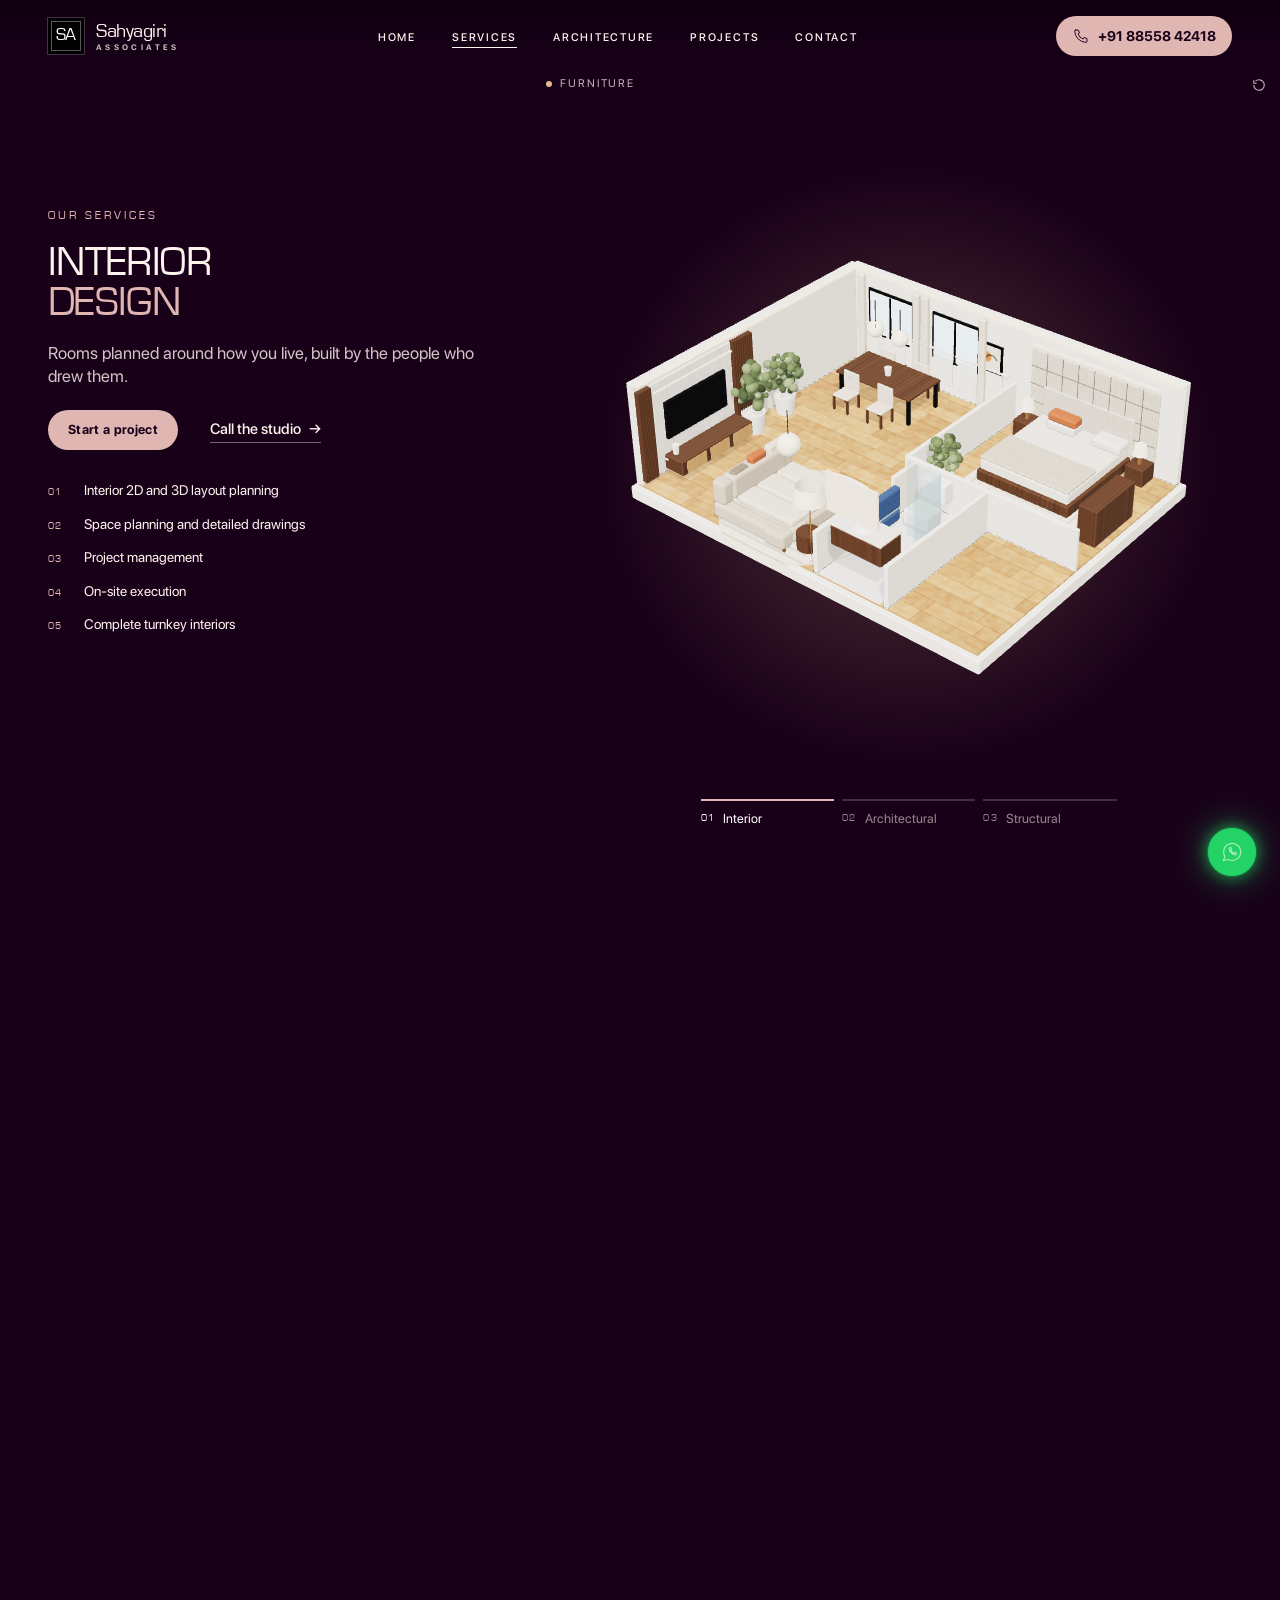
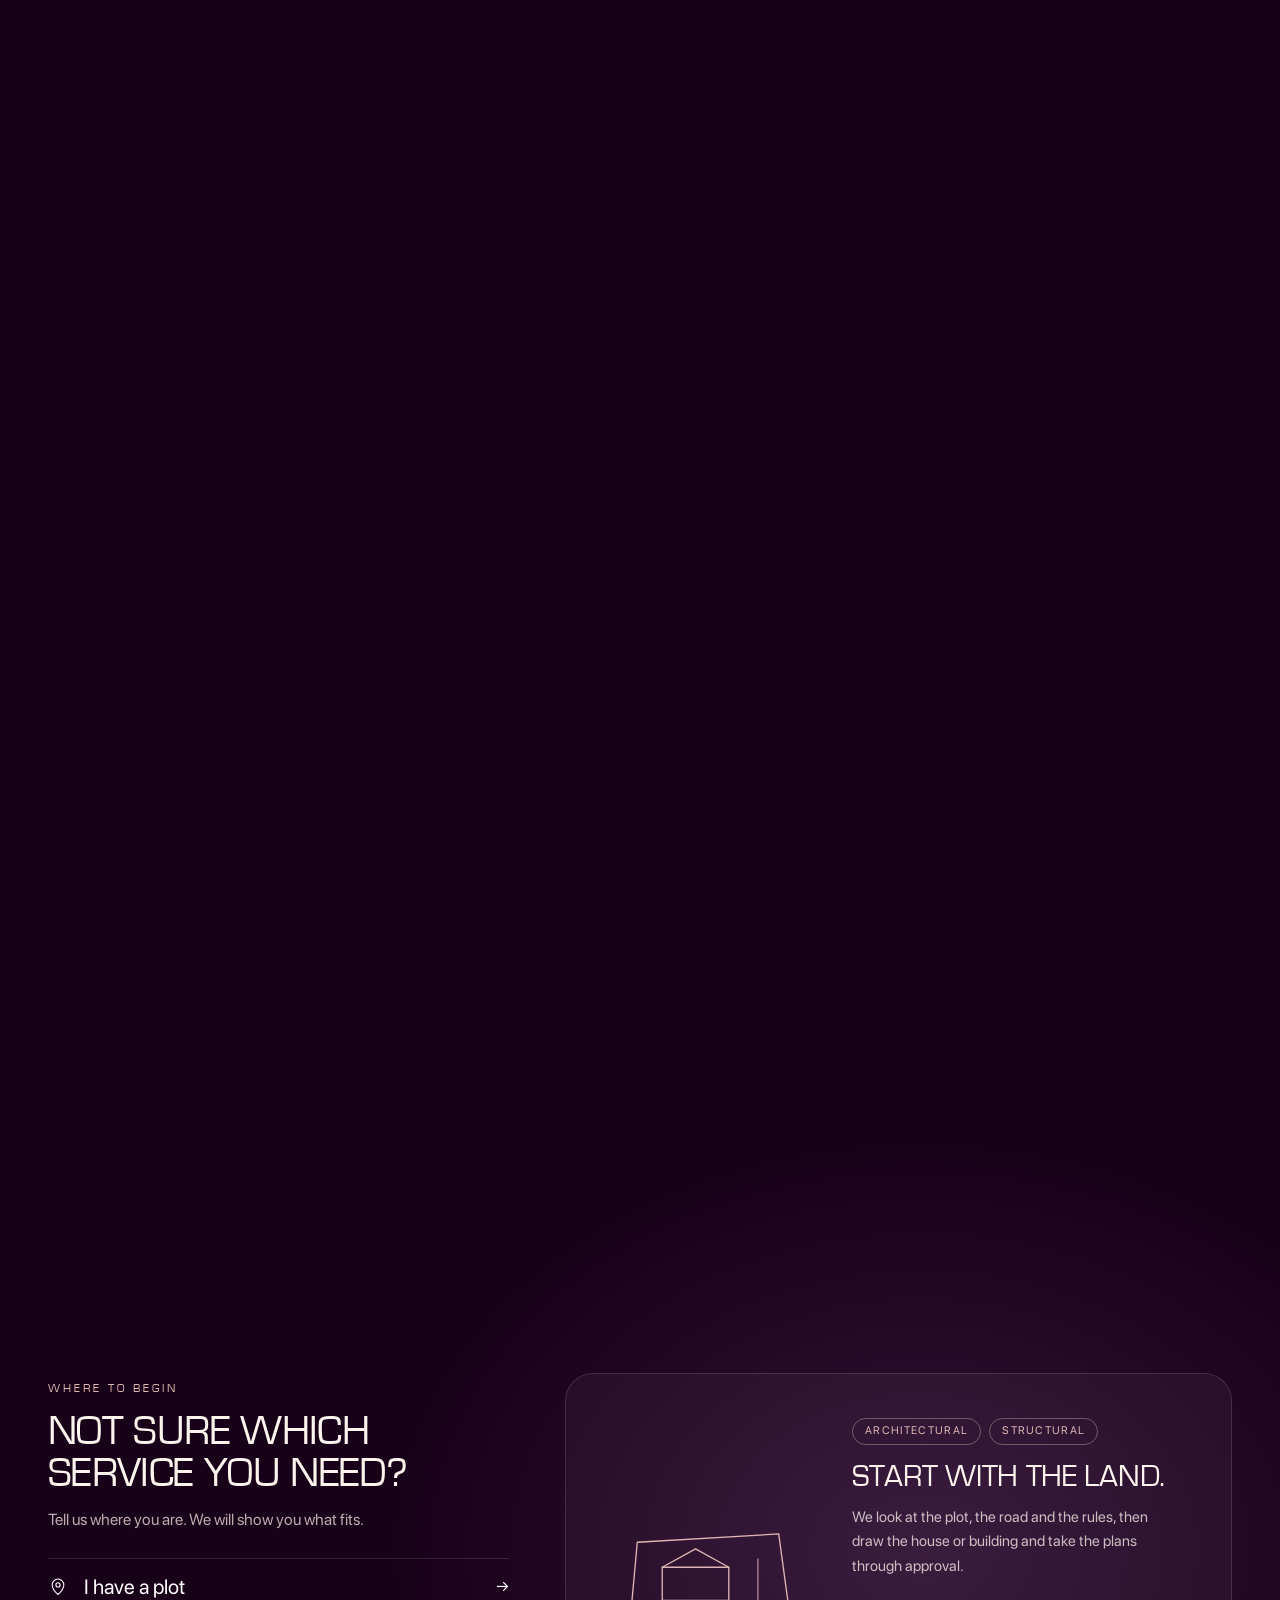
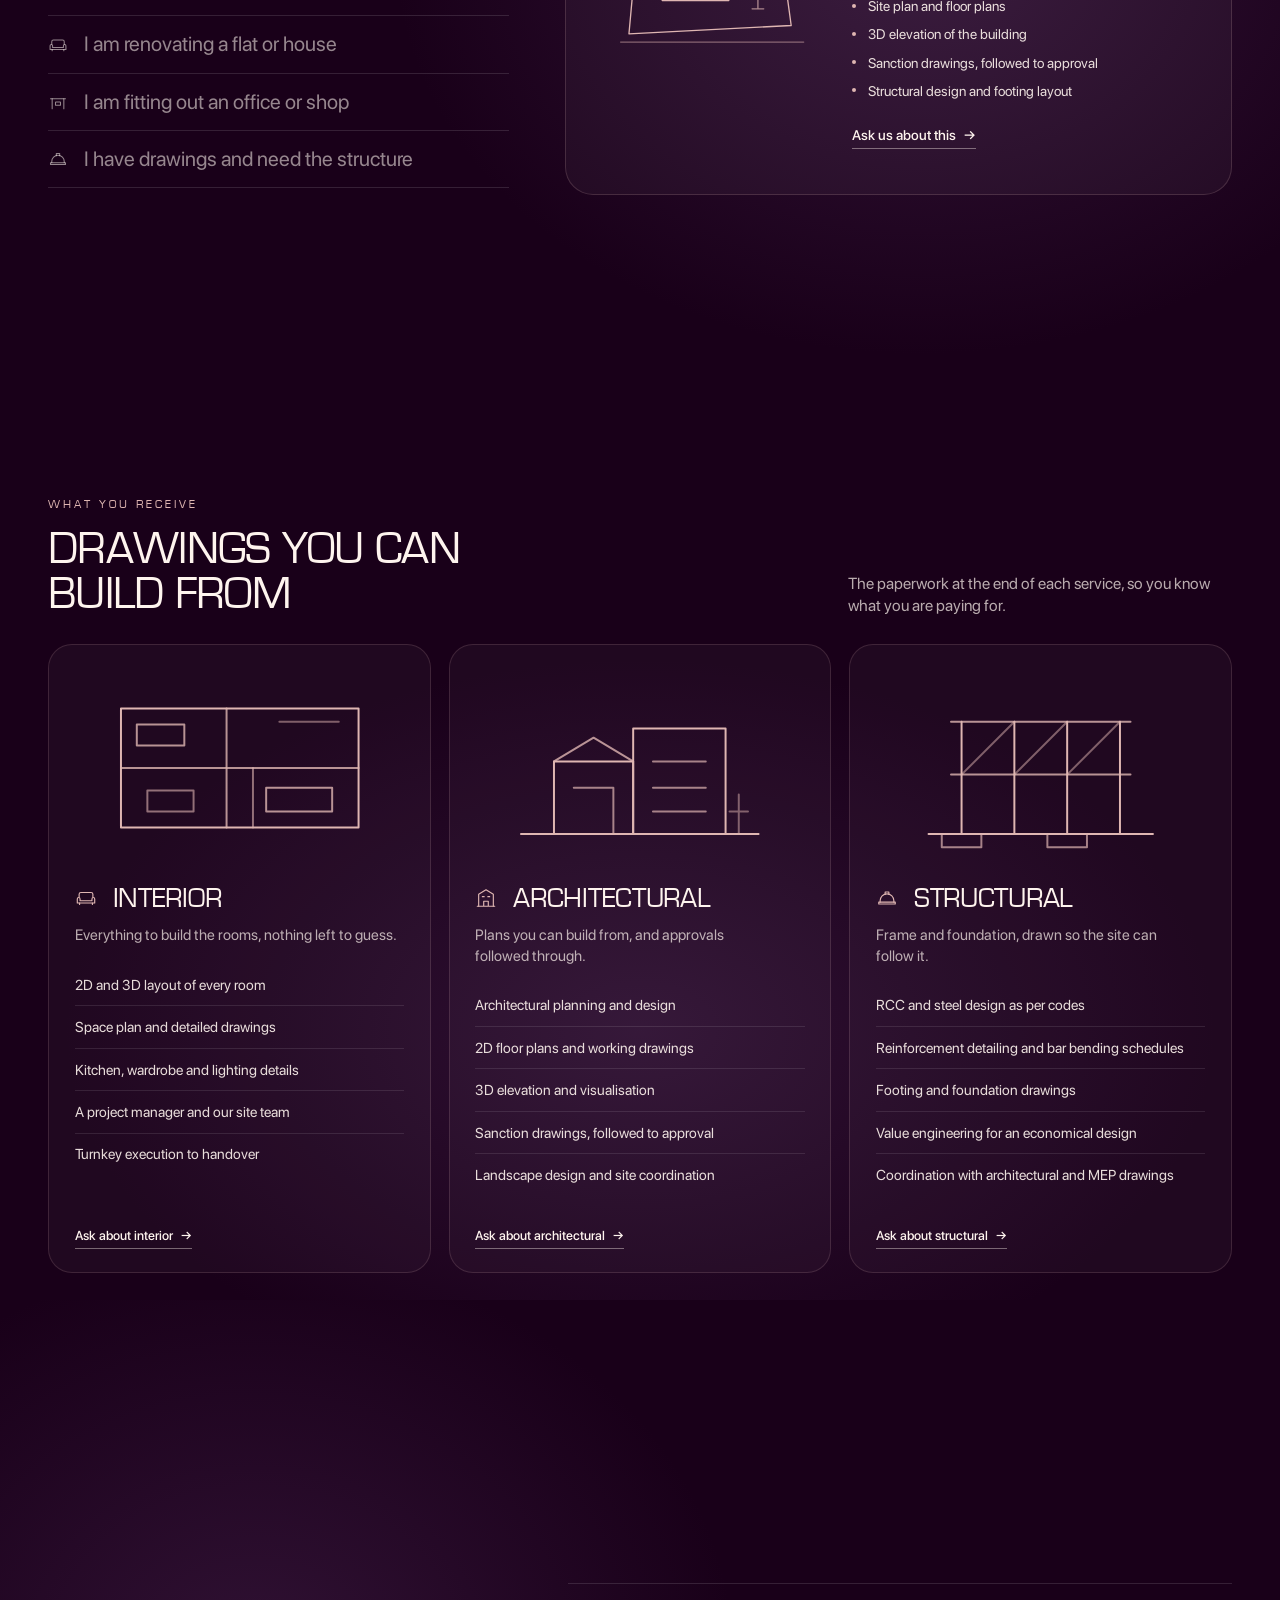
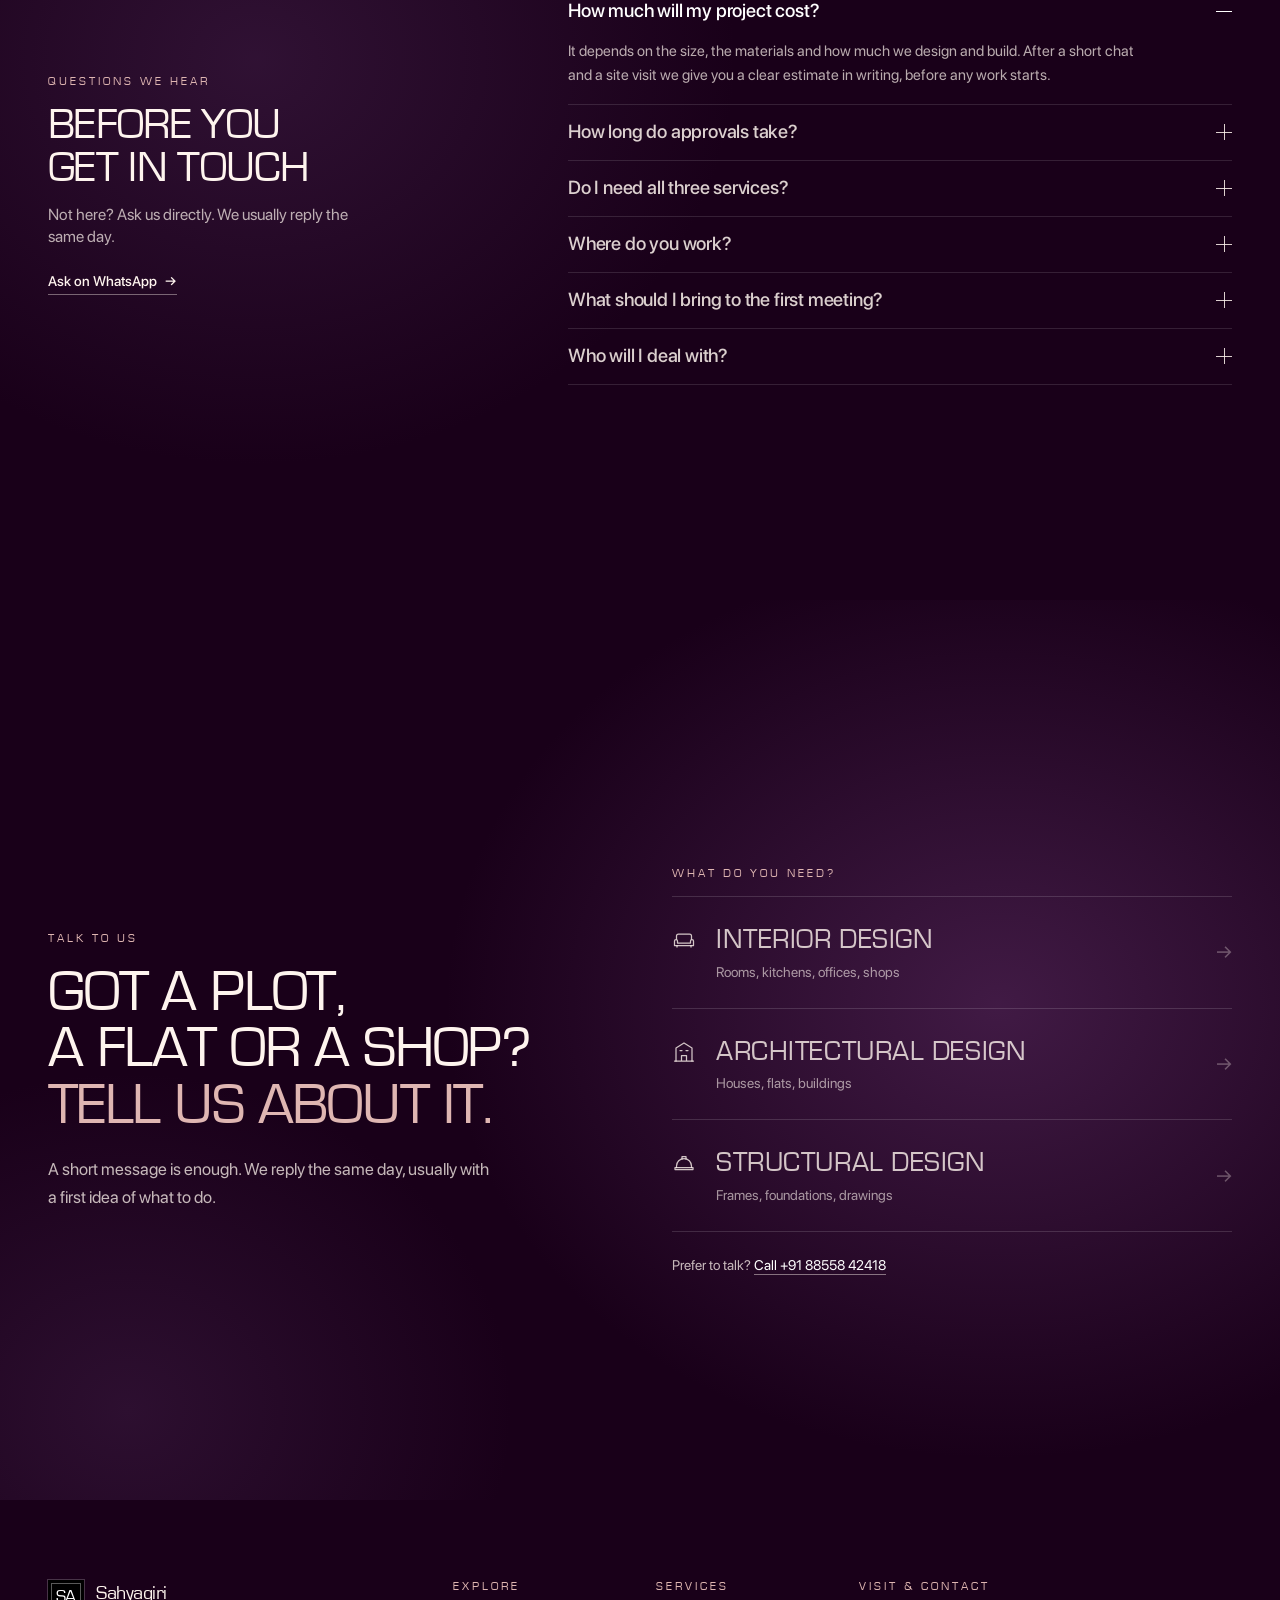
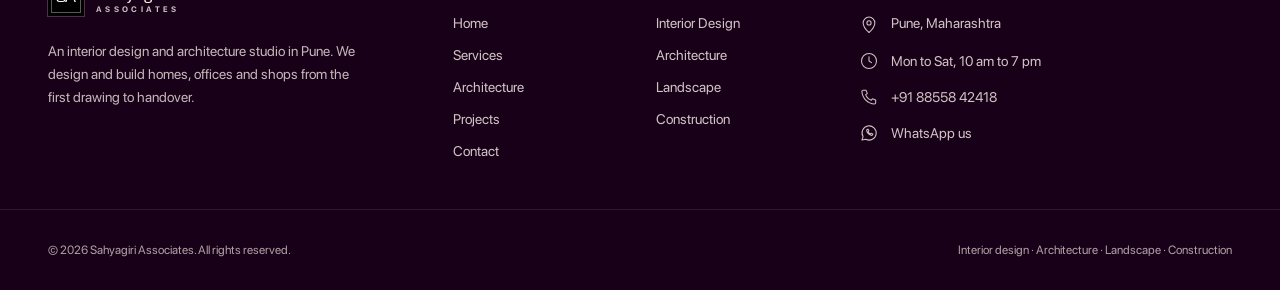
<file: services/index.html>
<!DOCTYPE html><html lang="en-IN"><head><meta charset="utf-8"><meta name="viewport" content="width=device-width, initial-scale=1"><title>Services | Sahyagiri Associates</title><meta name="description" content="Interior, architectural and structural design from one studio in Pune, from the first drawing to the finished building."><link rel="canonical" href="https://sahyagiriassociates.com/services"><meta name="robots" content="noindex"><link rel="icon" type="image/svg+xml" href="/favicon.svg"><link rel="preload" href="/fonts/eurostile-400.woff2" as="font" type="font/woff2" crossorigin><link rel="preload" href="/fonts/sf-pro-display-400.woff2" as="font" type="font/woff2" crossorigin><link rel="sitemap" href="/sitemap-index.xml"><meta name="theme-color" content="#190019"><meta property="og:type" content="website"><meta property="og:site_name" content="Sahyagiri Associates"><meta property="og:title" content="Services | Sahyagiri Associates"><meta property="og:description" content="Interior, architectural and structural design from one studio in Pune, from the first drawing to the finished building."><meta property="og:url" content="https://sahyagiriassociates.com/services"><meta property="og:image" content="https://sahyagiriassociates.com/og-default.jpg"><meta name="twitter:card" content="summary_large_image"><meta name="astro-view-transitions-enabled" content="true"><meta name="astro-view-transitions-fallback" content="animate"><script type="module" src="/_astro/ClientRouter.astro_astro_type_script_index_0_lang.BdfqpfxU.js"></script><link rel="stylesheet" href="/_astro/SiteLayout.CRR2uE_Z.css"><link rel="stylesheet" href="/_astro/services.C1-W6ojd.css"><script type="module" src="/_astro/page.D-hZag5v.js"></script></head><body class="min-h-dvh bg-ivory text-charcoal"><a href="#main" class="sr-only z-[60] rounded-full bg-charcoal px-5 py-3 text-sm text-ivory focus:not-sr-only focus:fixed focus:top-4 focus:left-4">Skip to content</a><header data-site-header data-overlay="true" data-solid="false" class="site-header fixed inset-x-0 top-0 z-50" data-astro-cid-isef26zo><div class="container-x flex h-16 items-center justify-between gap-6 lg:h-[4.5rem]" data-astro-cid-isef26zo><a href="/" aria-label="Sahyagiri Associates — home" class="logo inline-flex items-center gap-3" data-astro-cid-qmbhzs4e><span aria-hidden="true" class="logo-mark grid size-9 shrink-0 place-items-center bg-black font-serif text-[1.1rem] leading-none font-medium tracking-tight text-white" data-astro-cid-qmbhzs4e>SA</span><span class="flex flex-col leading-none" data-astro-cid-qmbhzs4e><span class="font-serif text-[1.25rem] font-medium tracking-tight" data-astro-cid-qmbhzs4e>Sahyagiri</span><span class="mt-0.5 text-[0.5rem] font-semibold tracking-[0.42em] uppercase opacity-80" data-astro-cid-qmbhzs4e>Associates</span></span></a><nav aria-label="Main" class="hidden lg:block" data-astro-cid-isef26zo><ul class="flex items-center gap-7 xl:gap-9" data-astro-cid-isef26zo><li data-astro-cid-isef26zo><a href="/" class="nav-link relative py-2 font-mono text-[0.6875rem] font-medium tracking-[0.16em] uppercase" data-astro-cid-isef26zo>Home</a></li><li data-astro-cid-isef26zo><a href="/services" aria-current="page" class="nav-link relative py-2 font-mono text-[0.6875rem] font-medium tracking-[0.16em] uppercase" data-astro-cid-isef26zo>Services</a></li><li data-astro-cid-isef26zo><a href="/architecture" class="nav-link relative py-2 font-mono text-[0.6875rem] font-medium tracking-[0.16em] uppercase" data-astro-cid-isef26zo>Architecture</a></li><li data-astro-cid-isef26zo><a href="/projects" class="nav-link relative py-2 font-mono text-[0.6875rem] font-medium tracking-[0.16em] uppercase" data-astro-cid-isef26zo>Projects</a></li><li data-astro-cid-isef26zo><a href="/contact" class="nav-link relative py-2 font-mono text-[0.6875rem] font-medium tracking-[0.16em] uppercase" data-astro-cid-isef26zo>Contact</a></li></ul></nav><div class="flex items-center gap-2" data-astro-cid-isef26zo><a href="tel:+918855842418" data-cta="call" class="header-call hidden items-center gap-2 rounded-full px-4 py-2.5 text-sm font-semibold md:inline-flex" data-astro-cid-isef26zo><svg xmlns="http://www.w3.org/2000/svg" viewBox="0 0 24 24" width="18" height="18" fill="none" stroke="currentColor" stroke-width="1.25" stroke-linecap="round" stroke-linejoin="round" class="shrink-0" aria-hidden="true" focusable="false"><path d="M5 4h3.5L10 8l-2 1.2a11 11 0 0 0 6.8 6.8L16 14l4 1.5V19a1.5 1.5 0 0 1-1.5 1.5A16 16 0 0 1 3.5 5.5 1.5 1.5 0 0 1 5 4z"/></svg><span class="hidden xl:inline" data-astro-cid-isef26zo>+91 88558 42418</span><span class="xl:hidden" data-astro-cid-isef26zo>Call</span></a><button type="button" data-menu-open aria-controls="mobile-menu" aria-expanded="false" class="-mr-2 inline-flex size-12 items-center justify-center lg:hidden" data-astro-cid-isef26zo><svg xmlns="http://www.w3.org/2000/svg" viewBox="0 0 24 24" width="26" height="26" fill="none" stroke="currentColor" stroke-width="1.25" stroke-linecap="round" stroke-linejoin="round" class="shrink-0" aria-hidden="true" focusable="false"><path d="M4 8h16M4 16h16"/></svg><span class="sr-only" data-astro-cid-isef26zo>Open menu</span></button></div></div></header><!-- Sibling of the header, not a child: the header's backdrop-filter would trap a fixed child. --><div id="mobile-menu" data-menu hidden class="mobile-menu fixed inset-0 z-50 flex flex-col overflow-y-auto bg-charcoal text-ivory lg:hidden" data-tone="dark" data-astro-cid-isef26zo><div class="container-x flex h-16 shrink-0 items-center justify-between" data-astro-cid-isef26zo><a href="/" aria-label="Sahyagiri Associates — home" class="logo inline-flex items-center gap-3" data-astro-cid-qmbhzs4e><span aria-hidden="true" class="logo-mark grid size-9 shrink-0 place-items-center bg-black font-serif text-[1.1rem] leading-none font-medium tracking-tight text-white" data-astro-cid-qmbhzs4e>SA</span><span class="flex flex-col leading-none" data-astro-cid-qmbhzs4e><span class="font-serif text-[1.25rem] font-medium tracking-tight" data-astro-cid-qmbhzs4e>Sahyagiri</span><span class="mt-0.5 text-[0.5rem] font-semibold tracking-[0.42em] uppercase opacity-80" data-astro-cid-qmbhzs4e>Associates</span></span></a><button type="button" data-menu-close class="-mr-2 inline-flex size-12 items-center justify-center" data-astro-cid-isef26zo><svg xmlns="http://www.w3.org/2000/svg" viewBox="0 0 24 24" width="26" height="26" fill="none" stroke="currentColor" stroke-width="1.25" stroke-linecap="round" stroke-linejoin="round" class="shrink-0" aria-hidden="true" focusable="false"><path d="m6 6 12 12M18 6 6 18"/></svg><span class="sr-only" data-astro-cid-isef26zo>Close menu</span></button></div><nav aria-label="Mobile" class="container-x flex-1 pt-6" data-astro-cid-isef26zo><ul class="space-y-1" data-astro-cid-isef26zo><li class="menu-item" style="--i:0" data-astro-cid-isef26zo><a href="/" class="block py-2 font-serif text-4xl aria-[current=page]:text-highlight" data-astro-cid-isef26zo>Home</a></li><li class="menu-item" style="--i:1" data-astro-cid-isef26zo><a href="/services" aria-current="page" class="block py-2 font-serif text-4xl aria-[current=page]:text-highlight" data-astro-cid-isef26zo>Services</a></li><li class="menu-item" style="--i:2" data-astro-cid-isef26zo><a href="/architecture" class="block py-2 font-serif text-4xl aria-[current=page]:text-highlight" data-astro-cid-isef26zo>Architecture</a></li><li class="menu-item" style="--i:3" data-astro-cid-isef26zo><a href="/projects" class="block py-2 font-serif text-4xl aria-[current=page]:text-highlight" data-astro-cid-isef26zo>Projects</a></li><li class="menu-item" style="--i:4" data-astro-cid-isef26zo><a href="/contact" class="block py-2 font-serif text-4xl aria-[current=page]:text-highlight" data-astro-cid-isef26zo>Contact</a></li></ul></nav><div class="container-x grid shrink-0 grid-cols-2 gap-3 pt-10 pb-[calc(2rem+env(safe-area-inset-bottom))]" data-astro-cid-isef26zo><a href="https://wa.me/918855842418?text=Hi%2C%20I%20saw%20your%20website%20and%20want%20to%20discuss%20my%20interior%20project." class="group/btn inline-flex items-center justify-center gap-2.5 rounded-full font-semibold tracking-wide transition-colors duration-300 bg-whatsapp text-ink hover:bg-whatsapp-hover min-h-12 px-6 text-sm" target="_blank" rel="noopener" data-cta="whatsapp" data-astro-cid-isef26zo="true"><svg xmlns="http://www.w3.org/2000/svg" viewBox="0 0 24 24" width="20" height="20" fill="none" stroke="currentColor" stroke-width="1.25" stroke-linecap="round" stroke-linejoin="round" class="shrink-0" aria-hidden="true" focusable="false"><path d="M3.5 20.5l1.4-4.1A8.5 8.5 0 1 1 8.2 19.5z"/><path d="M9.2 8.2c-.4 3.2 3.4 7 6.6 6.6l.9-1.5-2-1.1-1 .9a4.8 4.8 0 0 1-2.8-2.8l.9-1-1.1-2z"/></svg>
        WhatsApp
      </a><a href="tel:+918855842418" class="group/btn inline-flex items-center justify-center gap-2.5 rounded-full font-semibold tracking-wide transition-colors duration-300 border border-ivory/40 text-ivory hover:border-ivory hover:bg-ivory hover:text-charcoal min-h-12 px-6 text-sm" data-cta="call" data-astro-cid-isef26zo="true"><svg xmlns="http://www.w3.org/2000/svg" viewBox="0 0 24 24" width="20" height="20" fill="none" stroke="currentColor" stroke-width="1.25" stroke-linecap="round" stroke-linejoin="round" class="shrink-0" aria-hidden="true" focusable="false"><path d="M5 4h3.5L10 8l-2 1.2a11 11 0 0 0 6.8 6.8L16 14l4 1.5V19a1.5 1.5 0 0 1-1.5 1.5A16 16 0 0 1 3.5 5.5 1.5 1.5 0 0 1 5 4z"/></svg>Call</a></div></div><script type="module">function e(){let e=document.querySelector(`[data-site-header]`);if(!e)return;if(e.dataset.overlay===`true`){let t=document.querySelector(`[data-header-overlay-until]`);e.dataset.light=t?.hasAttribute(`data-header-light`)?`true`:`false`;let n=()=>{let n=t?t.getBoundingClientRect().bottom<=e.offsetHeight:window.scrollY>40;e.dataset.solid=n?`true`:`false`};n(),window.addEventListener(`scroll`,n,{passive:!0}),document.addEventListener(`astro:before-swap`,()=>window.removeEventListener(`scroll`,n),{once:!0})}let t=document.querySelector(`[data-menu]`),n=e.querySelector(`[data-menu-open]`),r=t?.querySelector(`[data-menu-close]`);if(!t||!n||!r)return;let i=e=>e.key===`Escape`&&o(),a=()=>{t.hidden=!1,t.toggleAttribute(`data-open`,!0),n.setAttribute(`aria-expanded`,`true`),document.documentElement.style.overflow=`hidden`,document.addEventListener(`keydown`,i),r.focus()},o=()=>{t.hidden=!0,t.removeAttribute(`data-open`),n.setAttribute(`aria-expanded`,`false`),document.documentElement.style.overflow=``,document.removeEventListener(`keydown`,i),n.focus()};n.addEventListener(`click`,a),r.addEventListener(`click`,o),t.querySelectorAll(`a`).forEach(e=>e.addEventListener(`click`,()=>document.documentElement.style.overflow=``))}document.addEventListener(`astro:page-load`,e);</script><main id="main"><section data-svc-hero data-header-overlay-until data-snap data-tone="dark" aria-labelledby="svc-title" class="svc-track relative bg-ink text-ivory" style="--steps:3" data-astro-cid-r2i6goqw><span data-snap aria-hidden="true" class="pointer-events-none absolute inset-x-0 h-px" style="top:0svh" data-astro-cid-r2i6goqw></span><span data-snap aria-hidden="true" class="pointer-events-none absolute inset-x-0 h-px" style="top:100svh" data-astro-cid-r2i6goqw></span><span data-snap aria-hidden="true" class="pointer-events-none absolute inset-x-0 h-px" style="top:200svh" data-astro-cid-r2i6goqw></span><div class="sticky top-0 h-svh overflow-hidden" data-astro-cid-r2i6goqw><div class="container-x relative z-10 grid h-full grid-cols-[minmax(0,1fr)] grid-rows-[auto_minmax(0,1fr)] gap-y-3 pt-[calc(4rem+0.5rem)] pb-[calc(4rem+env(safe-area-inset-bottom)+0.5rem)] md:pb-6 lg:grid-cols-12 lg:grid-rows-1 lg:items-center lg:pt-[4.5rem]" data-astro-cid-r2i6goqw><div class="min-w-0 max-lg:text-center lg:col-span-5" data-astro-cid-r2i6goqw><p data-svc-fade class="eyebrow" data-astro-cid-r2i6goqw>Our services</p><h1 id="svc-title" class="titles mt-[clamp(0.5rem,2svh,1.25rem)]" data-astro-cid-r2i6goqw><span data-title="0" class="title block font-display font-light tracking-[-0.015em] uppercase" data-astro-cid-r2i6goqw><span class="block" data-astro-cid-r2i6goqw>Interior</span><span class="block text-highlight" data-astro-cid-r2i6goqw>Design</span></span><span data-title="1" class="title block font-display font-light tracking-[-0.015em] uppercase" style="visibility:hidden" data-astro-cid-r2i6goqw><span class="block" data-astro-cid-r2i6goqw>Architectural</span><span class="block text-highlight" data-astro-cid-r2i6goqw>Design</span></span><span data-title="2" class="title block font-display font-light tracking-[-0.015em] uppercase" style="visibility:hidden" data-astro-cid-r2i6goqw><span class="block" data-astro-cid-r2i6goqw>Structural</span><span class="block text-highlight" data-astro-cid-r2i6goqw>Design</span></span></h1><div class="stack mt-[clamp(0.5rem,2svh,1.75rem)] grid" data-astro-cid-r2i6goqw><p data-tag="0" class="[grid-area:1/1] max-w-[28rem] max-lg:mx-auto text-[clamp(0.8125rem,1.9svh,1.125rem)] leading-snug text-ivory/80" data-astro-cid-r2i6goqw>Rooms planned around how you live, built by the people who drew them.</p><p data-tag="1" class="[grid-area:1/1] max-w-[28rem] max-lg:mx-auto text-[clamp(0.8125rem,1.9svh,1.125rem)] leading-snug text-ivory/80" style="visibility:hidden" data-astro-cid-r2i6goqw>Homes and buildings planned properly, with the approvals handled for you.</p><p data-tag="2" class="[grid-area:1/1] max-w-[28rem] max-lg:mx-auto text-[clamp(0.8125rem,1.9svh,1.125rem)] leading-snug text-ivory/80" style="visibility:hidden" data-astro-cid-r2i6goqw>Foundations and frames designed to the codes, and drawn so the site can follow them.</p></div><div data-svc-fade class="mt-[clamp(0.6rem,2.4svh,2rem)] flex flex-wrap items-center gap-x-8 gap-y-4 max-lg:hidden" data-astro-cid-r2i6goqw><a href="https://wa.me/918855842418?text=Hi%2C%20I%20saw%20your%20website%20and%20want%20to%20discuss%20an%20interior%20design%20project." class="group/btn inline-flex items-center justify-center gap-2.5 rounded-full font-semibold tracking-wide transition-colors duration-300 bg-accent text-ink hover:bg-accent-light min-h-12 px-6 text-sm !min-h-10 !px-5 !text-[0.8125rem]" target="_blank" rel="noopener" data-cta="whatsapp" data-cta-main="true" data-astro-cid-r2i6goqw="true">Start a project</a><a href="tel:+918855842418" data-cta="call" class="call-link inline-flex items-center gap-2 text-[0.9375rem] font-medium" data-astro-cid-r2i6goqw>Call the studio<span aria-hidden="true" data-astro-cid-r2i6goqw>→</span></a></div><div class="stack mt-[clamp(0.6rem,2.6svh,2.25rem)] grid max-lg:hidden" data-astro-cid-r2i6goqw><ol data-list="0" class="list [grid-area:1/1] max-w-[28rem]" data-astro-cid-r2i6goqw><li class="flex items-baseline gap-4 py-[clamp(0.18rem,0.7svh,0.5rem)] text-[clamp(0.7rem,1.55svh,0.9375rem)]" data-astro-cid-r2i6goqw><span class="w-5 shrink-0 font-display text-[0.625rem] tracking-[0.12em] text-highlight" data-astro-cid-r2i6goqw>01</span><span data-astro-cid-r2i6goqw>Interior 2D and 3D layout planning</span></li><li class="flex items-baseline gap-4 py-[clamp(0.18rem,0.7svh,0.5rem)] text-[clamp(0.7rem,1.55svh,0.9375rem)]" data-astro-cid-r2i6goqw><span class="w-5 shrink-0 font-display text-[0.625rem] tracking-[0.12em] text-highlight" data-astro-cid-r2i6goqw>02</span><span data-astro-cid-r2i6goqw>Space planning and detailed drawings</span></li><li class="flex items-baseline gap-4 py-[clamp(0.18rem,0.7svh,0.5rem)] text-[clamp(0.7rem,1.55svh,0.9375rem)]" data-astro-cid-r2i6goqw><span class="w-5 shrink-0 font-display text-[0.625rem] tracking-[0.12em] text-highlight" data-astro-cid-r2i6goqw>03</span><span data-astro-cid-r2i6goqw>Project management</span></li><li class="flex items-baseline gap-4 py-[clamp(0.18rem,0.7svh,0.5rem)] text-[clamp(0.7rem,1.55svh,0.9375rem)]" data-astro-cid-r2i6goqw><span class="w-5 shrink-0 font-display text-[0.625rem] tracking-[0.12em] text-highlight" data-astro-cid-r2i6goqw>04</span><span data-astro-cid-r2i6goqw>On-site execution</span></li><li class="flex items-baseline gap-4 py-[clamp(0.18rem,0.7svh,0.5rem)] text-[clamp(0.7rem,1.55svh,0.9375rem)]" data-astro-cid-r2i6goqw><span class="w-5 shrink-0 font-display text-[0.625rem] tracking-[0.12em] text-highlight" data-astro-cid-r2i6goqw>05</span><span data-astro-cid-r2i6goqw>Complete turnkey interiors</span></li></ol><ol data-list="1" class="list [grid-area:1/1] max-w-[28rem]" style="visibility:hidden" data-astro-cid-r2i6goqw><li class="flex items-baseline gap-4 py-[clamp(0.18rem,0.7svh,0.5rem)] text-[clamp(0.7rem,1.55svh,0.9375rem)]" data-astro-cid-r2i6goqw><span class="w-5 shrink-0 font-display text-[0.625rem] tracking-[0.12em] text-highlight" data-astro-cid-r2i6goqw>01</span><span data-astro-cid-r2i6goqw>Architectural planning and design</span></li><li class="flex items-baseline gap-4 py-[clamp(0.18rem,0.7svh,0.5rem)] text-[clamp(0.7rem,1.55svh,0.9375rem)]" data-astro-cid-r2i6goqw><span class="w-5 shrink-0 font-display text-[0.625rem] tracking-[0.12em] text-highlight" data-astro-cid-r2i6goqw>02</span><span data-astro-cid-r2i6goqw>2D floor plans and working drawings</span></li><li class="flex items-baseline gap-4 py-[clamp(0.18rem,0.7svh,0.5rem)] text-[clamp(0.7rem,1.55svh,0.9375rem)]" data-astro-cid-r2i6goqw><span class="w-5 shrink-0 font-display text-[0.625rem] tracking-[0.12em] text-highlight" data-astro-cid-r2i6goqw>03</span><span data-astro-cid-r2i6goqw>3D elevation and visualisation</span></li><li class="flex items-baseline gap-4 py-[clamp(0.18rem,0.7svh,0.5rem)] text-[clamp(0.7rem,1.55svh,0.9375rem)]" data-astro-cid-r2i6goqw><span class="w-5 shrink-0 font-display text-[0.625rem] tracking-[0.12em] text-highlight" data-astro-cid-r2i6goqw>04</span><span data-astro-cid-r2i6goqw>Liaisoning and sanction drawings</span></li><li class="flex items-baseline gap-4 py-[clamp(0.18rem,0.7svh,0.5rem)] text-[clamp(0.7rem,1.55svh,0.9375rem)]" data-astro-cid-r2i6goqw><span class="w-5 shrink-0 font-display text-[0.625rem] tracking-[0.12em] text-highlight" data-astro-cid-r2i6goqw>05</span><span data-astro-cid-r2i6goqw>Landscape design</span></li><li class="flex items-baseline gap-4 py-[clamp(0.18rem,0.7svh,0.5rem)] text-[clamp(0.7rem,1.55svh,0.9375rem)]" data-astro-cid-r2i6goqw><span class="w-5 shrink-0 font-display text-[0.625rem] tracking-[0.12em] text-highlight" data-astro-cid-r2i6goqw>06</span><span data-astro-cid-r2i6goqw>Renovation and construction consultation</span></li><li class="flex items-baseline gap-4 py-[clamp(0.18rem,0.7svh,0.5rem)] text-[clamp(0.7rem,1.55svh,0.9375rem)]" data-astro-cid-r2i6goqw><span class="w-5 shrink-0 font-display text-[0.625rem] tracking-[0.12em] text-highlight" data-astro-cid-r2i6goqw>07</span><span data-astro-cid-r2i6goqw>Project management and site coordination</span></li></ol><ol data-list="2" class="list [grid-area:1/1] max-w-[28rem]" style="visibility:hidden" data-astro-cid-r2i6goqw><li class="flex items-baseline gap-4 py-[clamp(0.18rem,0.7svh,0.5rem)] text-[clamp(0.7rem,1.55svh,0.9375rem)]" data-astro-cid-r2i6goqw><span class="w-5 shrink-0 font-display text-[0.625rem] tracking-[0.12em] text-highlight" data-astro-cid-r2i6goqw>01</span><span data-astro-cid-r2i6goqw>RCC and steel structural design as per codes</span></li><li class="flex items-baseline gap-4 py-[clamp(0.18rem,0.7svh,0.5rem)] text-[clamp(0.7rem,1.55svh,0.9375rem)]" data-astro-cid-r2i6goqw><span class="w-5 shrink-0 font-display text-[0.625rem] tracking-[0.12em] text-highlight" data-astro-cid-r2i6goqw>02</span><span data-astro-cid-r2i6goqw>Reinforcement detailing and bar bending schedules</span></li><li class="flex items-baseline gap-4 py-[clamp(0.18rem,0.7svh,0.5rem)] text-[clamp(0.7rem,1.55svh,0.9375rem)]" data-astro-cid-r2i6goqw><span class="w-5 shrink-0 font-display text-[0.625rem] tracking-[0.12em] text-highlight" data-astro-cid-r2i6goqw>03</span><span data-astro-cid-r2i6goqw>Structural drawings for site execution</span></li><li class="flex items-baseline gap-4 py-[clamp(0.18rem,0.7svh,0.5rem)] text-[clamp(0.7rem,1.55svh,0.9375rem)]" data-astro-cid-r2i6goqw><span class="w-5 shrink-0 font-display text-[0.625rem] tracking-[0.12em] text-highlight" data-astro-cid-r2i6goqw>04</span><span data-astro-cid-r2i6goqw>Footing layout and foundation drawings</span></li><li class="flex items-baseline gap-4 py-[clamp(0.18rem,0.7svh,0.5rem)] text-[clamp(0.7rem,1.55svh,0.9375rem)]" data-astro-cid-r2i6goqw><span class="w-5 shrink-0 font-display text-[0.625rem] tracking-[0.12em] text-highlight" data-astro-cid-r2i6goqw>05</span><span data-astro-cid-r2i6goqw>Value engineering for an economical design</span></li><li class="flex items-baseline gap-4 py-[clamp(0.18rem,0.7svh,0.5rem)] text-[clamp(0.7rem,1.55svh,0.9375rem)]" data-astro-cid-r2i6goqw><span class="w-5 shrink-0 font-display text-[0.625rem] tracking-[0.12em] text-highlight" data-astro-cid-r2i6goqw>06</span><span data-astro-cid-r2i6goqw>Coordination with architectural and MEP drawings</span></li><li class="flex items-baseline gap-4 py-[clamp(0.18rem,0.7svh,0.5rem)] text-[clamp(0.7rem,1.55svh,0.9375rem)]" data-astro-cid-r2i6goqw><span class="w-5 shrink-0 font-display text-[0.625rem] tracking-[0.12em] text-highlight" data-astro-cid-r2i6goqw>07</span><span data-astro-cid-r2i6goqw>Design revisions for client or site needs</span></li><li class="flex items-baseline gap-4 py-[clamp(0.18rem,0.7svh,0.5rem)] text-[clamp(0.7rem,1.55svh,0.9375rem)]" data-astro-cid-r2i6goqw><span class="w-5 shrink-0 font-display text-[0.625rem] tracking-[0.12em] text-highlight" data-astro-cid-r2i6goqw>08</span><span data-astro-cid-r2i6goqw>Structural consultancy from start to finish</span></li></ol></div></div></div><!-- phones: the actions sit in the free space under the service bar --><div class="absolute inset-x-0 bottom-[calc(env(safe-area-inset-bottom)+1.25rem)] z-10 flex items-center justify-center gap-x-5 pr-14 lg:hidden" data-astro-cid-r2i6goqw><a href="https://wa.me/918855842418?text=Hi%2C%20I%20saw%20your%20website%20and%20want%20to%20discuss%20an%20interior%20design%20project." class="group/btn inline-flex items-center justify-center gap-2.5 rounded-full font-semibold tracking-wide transition-colors duration-300 bg-accent text-ink hover:bg-accent-light min-h-12 px-6 text-sm !min-h-10 !px-5 !text-[0.8125rem]" target="_blank" rel="noopener" data-cta="whatsapp" data-cta-main="true" data-astro-cid-r2i6goqw="true">Start a project</a><a href="tel:+918855842418" data-cta="call" class="call-link inline-flex items-center gap-2 text-[0.9375rem] font-medium" data-astro-cid-r2i6goqw>Call the studio<span aria-hidden="true" data-astro-cid-r2i6goqw>→</span></a></div><!-- the 3D stage --><div data-stage class="svc-stage absolute z-0 overflow-hidden max-lg:inset-x-3 max-lg:bottom-[calc(env(safe-area-inset-bottom)+5rem)] max-lg:h-[46svh] lg:top-[4.5rem] lg:right-0 lg:bottom-[4.5rem] lg:w-[58vw]" style="background: transparent" aria-label="An interactive 3D view of the service being built" data-astro-cid-r2i6goqw><div class="pointer-events-none absolute top-1 left-2 z-10 flex flex-col gap-2" data-astro-cid-r2i6goqw><p class="chip" data-astro-cid-r2i6goqw><span class="dot" data-astro-cid-r2i6goqw></span><span data-chip-text data-astro-cid-r2i6goqw>Layout</span></p></div><button type="button" data-replay class="replay absolute top-0 right-2 z-10" aria-label="Replay the build" data-astro-cid-r2i6goqw><svg viewBox="0 0 24 24" width="14" height="14" fill="none" stroke="currentColor" stroke-width="2" aria-hidden="true" data-astro-cid-r2i6goqw><path d="M3 12a9 9 0 1 0 3-6.7" data-astro-cid-r2i6goqw></path><path d="M3 4v5h5" data-astro-cid-r2i6goqw></path></svg></button><ol class="rail absolute bottom-0 left-1/2 z-10 -translate-x-1/2 max-sm:bottom-2" aria-label="Services" data-astro-cid-r2i6goqw><li data-astro-cid-r2i6goqw><button type="button" data-go="0" aria-current="true" class="rail-btn" data-astro-cid-r2i6goqw><span class="rail-bar" data-astro-cid-r2i6goqw><i data-astro-cid-r2i6goqw></i></span><span class="rail-t" data-astro-cid-r2i6goqw><b data-astro-cid-r2i6goqw>01</b><span data-astro-cid-r2i6goqw>Interior</span></span></button></li><li data-astro-cid-r2i6goqw><button type="button" data-go="1" class="rail-btn" data-astro-cid-r2i6goqw><span class="rail-bar" data-astro-cid-r2i6goqw><i data-astro-cid-r2i6goqw></i></span><span class="rail-t" data-astro-cid-r2i6goqw><b data-astro-cid-r2i6goqw>02</b><span data-astro-cid-r2i6goqw>Architectural</span></span></button></li><li data-astro-cid-r2i6goqw><button type="button" data-go="2" class="rail-btn" data-astro-cid-r2i6goqw><span class="rail-bar" data-astro-cid-r2i6goqw><i data-astro-cid-r2i6goqw></i></span><span class="rail-t" data-astro-cid-r2i6goqw><b data-astro-cid-r2i6goqw>03</b><span data-astro-cid-r2i6goqw>Structural</span></span></button></li></ol></div></div></section><script type="module" src="/_astro/ServicesHero.astro_astro_type_script_index_0_lang.BjQsD-58.js"></script><section data-svc-pick data-snap data-tone="dark" aria-labelledby="pick-title" class="relative flex h-svh flex-col overflow-hidden bg-ink pt-[calc(4rem+0.75rem)] pb-[calc(4rem+env(safe-area-inset-bottom)+0.75rem)] text-ivory md:pb-6 lg:pt-[calc(4.5rem+clamp(0.75rem,2.5svh,1.5rem))] lg:pb-[clamp(1rem,3svh,2rem)]" data-astro-cid-2citudwl><span aria-hidden="true" class="pointer-events-none absolute inset-0 bg-[radial-gradient(55%_60%_at_72%_50%,rgb(82,43,91,0.45),transparent_75%)]" data-astro-cid-2citudwl></span><div class="container-x relative grid min-h-0 flex-1 grid-cols-[minmax(0,1fr)] grid-rows-[auto_minmax(0,1fr)] gap-x-14 gap-y-[clamp(0.5rem,2svh,1.5rem)] lg:grid-cols-12 lg:grid-rows-1 lg:items-center" data-astro-cid-2citudwl><!-- the question --><div class="min-w-0 lg:col-span-5" data-astro-cid-2citudwl><p data-pk-fade class="eyebrow" data-astro-cid-2citudwl>Where to begin</p><h2 id="pick-title" data-pk-fade class="mt-[clamp(0.4rem,1.6svh,1rem)] font-display text-[clamp(1.6rem,min(3.3vw,5.4svh),3.5rem)] leading-[0.98] font-light tracking-[-0.015em] uppercase" data-astro-cid-2citudwl>Not sure which<br data-astro-cid-2citudwl>service you need?</h2><p data-pk-fade class="mt-[clamp(0.4rem,1.6svh,1.25rem)] max-w-[24rem] text-[clamp(0.8125rem,1.8svh,1rem)] leading-snug text-ivory/70 max-sm:hidden" data-astro-cid-2citudwl>Tell us where you are. We will show you what fits.</p><ol data-pk-fade class="mt-[clamp(0.75rem,3svh,2.25rem)] flex flex-col" role="tablist" aria-label="Your situation" data-astro-cid-2citudwl><li data-astro-cid-2citudwl><button type="button" role="tab" data-pick="0" aria-selected="true" class="opt group flex w-full cursor-pointer items-baseline gap-4 py-[clamp(0.45rem,1.7svh,1rem)] text-left" data-astro-cid-2citudwl><svg xmlns="http://www.w3.org/2000/svg" viewBox="0 0 24 24" width="20" height="20" fill="none" stroke="currentColor" stroke-width="1.25" stroke-linecap="round" stroke-linejoin="round" class="shrink-0 opt-n relative top-[0.2em]" aria-hidden="true" focusable="false"><path d="M12 21s-7-6.2-7-11.5a7 7 0 0 1 14 0C19 14.8 12 21 12 21z"/><circle cx="12" cy="9.5" r="2.5"/></svg><span class="opt-t text-[clamp(0.9375rem,2.3svh,1.375rem)] leading-tight" data-astro-cid-2citudwl>I have a plot</span><span aria-hidden="true" class="opt-a ml-auto self-center" data-astro-cid-2citudwl>→</span></button></li><li data-astro-cid-2citudwl><button type="button" role="tab" data-pick="1" aria-selected="false" class="opt group flex w-full cursor-pointer items-baseline gap-4 py-[clamp(0.45rem,1.7svh,1rem)] text-left" data-astro-cid-2citudwl><svg xmlns="http://www.w3.org/2000/svg" viewBox="0 0 24 24" width="20" height="20" fill="none" stroke="currentColor" stroke-width="1.25" stroke-linecap="round" stroke-linejoin="round" class="shrink-0 opt-n relative top-[0.2em]" aria-hidden="true" focusable="false"><path d="M4.5 11V8a2 2 0 0 1 2-2h11a2 2 0 0 1 2 2v3"/><path d="M2.5 13a1.5 1.5 0 0 1 3 0v2h13v-2a1.5 1.5 0 0 1 3 0v4.5h-19z"/><path d="M5 17.5V19M19 17.5V19"/></svg><span class="opt-t text-[clamp(0.9375rem,2.3svh,1.375rem)] leading-tight" data-astro-cid-2citudwl>I am renovating a flat or house</span><span aria-hidden="true" class="opt-a ml-auto self-center" data-astro-cid-2citudwl>→</span></button></li><li data-astro-cid-2citudwl><button type="button" role="tab" data-pick="2" aria-selected="false" class="opt group flex w-full cursor-pointer items-baseline gap-4 py-[clamp(0.45rem,1.7svh,1rem)] text-left" data-astro-cid-2citudwl><svg xmlns="http://www.w3.org/2000/svg" viewBox="0 0 24 24" width="20" height="20" fill="none" stroke="currentColor" stroke-width="1.25" stroke-linecap="round" stroke-linejoin="round" class="shrink-0 opt-n relative top-[0.2em]" aria-hidden="true" focusable="false"><path d="M3 8h18"/><path d="M5 8v12M19 8v12"/><rect x="9" y="12" width="6" height="4" rx=".5"/></svg><span class="opt-t text-[clamp(0.9375rem,2.3svh,1.375rem)] leading-tight" data-astro-cid-2citudwl>I am fitting out an office or shop</span><span aria-hidden="true" class="opt-a ml-auto self-center" data-astro-cid-2citudwl>→</span></button></li><li data-astro-cid-2citudwl><button type="button" role="tab" data-pick="3" aria-selected="false" class="opt group flex w-full cursor-pointer items-baseline gap-4 py-[clamp(0.45rem,1.7svh,1rem)] text-left" data-astro-cid-2citudwl><svg xmlns="http://www.w3.org/2000/svg" viewBox="0 0 24 24" width="20" height="20" fill="none" stroke="currentColor" stroke-width="1.25" stroke-linecap="round" stroke-linejoin="round" class="shrink-0 opt-n relative top-[0.2em]" aria-hidden="true" focusable="false"><path d="M4.5 16.5v-1.5a7.5 7.5 0 0 1 15 0v1.5"/><path d="M10 8V5.5h4V8"/><path d="M3 16.5h18v2H3z"/></svg><span class="opt-t text-[clamp(0.9375rem,2.3svh,1.375rem)] leading-tight" data-astro-cid-2citudwl>I have drawings and need the structure</span><span aria-hidden="true" class="opt-a ml-auto self-center" data-astro-cid-2citudwl>→</span></button></li></ol></div><!-- the answer --><div data-pk-fade class="relative min-h-0 min-w-0 lg:col-span-7" data-astro-cid-2citudwl><div class="panel grid h-full min-h-0 lg:h-auto" data-astro-cid-2citudwl><div data-ans="0" role="tabpanel" class="ans grid min-h-0 content-center gap-x-10 gap-y-3 [grid-area:1/1] lg:grid-cols-[minmax(0,13rem)_minmax(0,1fr)] lg:items-center" data-astro-cid-2citudwl><svg viewBox="0 0 250 180" class="art mx-auto w-full max-w-[13rem] max-lg:h-[14svh] max-lg:w-auto max-lg:max-w-none max-lg:shrink-0" aria-hidden="true" data-astro-cid-2citudwl><path d="M30 150L40 40L210 30L225 140Z" fill="none" stroke="#dfb6b2" stroke-width="1.6" stroke-linecap="round" stroke-linejoin="round" pathLength="1" data-draw /><path d="M70 110V70H150V110Z" fill="none" stroke="#dfb6b2" stroke-width="1.6" stroke-linecap="round" stroke-linejoin="round" pathLength="1" data-draw /><path d="M70 70L110 48L150 70" fill="none" stroke="#dfb6b2" stroke-width="1.6" stroke-linecap="round" stroke-linejoin="round" pathLength="1" data-draw /><path d="M185 60V120M178 120H192" fill="none" stroke="#dfb6b2" stroke-width="1.6" stroke-linecap="round" stroke-linejoin="round" pathLength="1" data-draw opacity=".7"/><path d="M20 160H240" fill="none" stroke="#dfb6b2" stroke-width="1.6" stroke-linecap="round" stroke-linejoin="round" pathLength="1" data-draw opacity=".5"/></svg><div class="min-w-0" data-astro-cid-2citudwl><ul class="flex flex-wrap gap-2" data-astro-cid-2citudwl><li class="chip" data-astro-cid-2citudwl>Architectural</li><li class="chip" data-astro-cid-2citudwl>Structural</li></ul><h3 class="mt-[clamp(0.5rem,1.8svh,1.1rem)] font-display text-[clamp(1.25rem,min(2.4vw,4.2svh),2.25rem)] leading-[1.02] font-light tracking-[-0.01em] uppercase" data-astro-cid-2citudwl>Start with the land.</h3><p class="mt-[clamp(0.4rem,1.4svh,0.9rem)] max-w-[28rem] text-[clamp(0.8125rem,1.7svh,0.9375rem)] leading-relaxed text-ivory/75" data-astro-cid-2citudwl>We look at the plot, the road and the rules, then draw the house or building and take the plans through approval.</p><ul class="mt-[clamp(0.6rem,2svh,1.25rem)] space-y-[clamp(0.2rem,0.8svh,0.5rem)] text-[clamp(0.75rem,1.6svh,0.875rem)] text-ivory/90 max-sm:hidden" data-astro-cid-2citudwl><li class="flex gap-3" data-astro-cid-2citudwl><span class="mt-[0.55em] size-1 shrink-0 rounded-full bg-highlight" data-astro-cid-2citudwl></span>Site plan and floor plans</li><li class="flex gap-3" data-astro-cid-2citudwl><span class="mt-[0.55em] size-1 shrink-0 rounded-full bg-highlight" data-astro-cid-2citudwl></span>3D elevation of the building</li><li class="flex gap-3" data-astro-cid-2citudwl><span class="mt-[0.55em] size-1 shrink-0 rounded-full bg-highlight" data-astro-cid-2citudwl></span>Sanction drawings, followed to approval</li><li class="flex gap-3" data-astro-cid-2citudwl><span class="mt-[0.55em] size-1 shrink-0 rounded-full bg-highlight" data-astro-cid-2citudwl></span>Structural design and footing layout</li></ul><a href="https://wa.me/918855842418?text=Hi%2C%20I%20have%20a%20plot%20and%20want%20to%20discuss%20designing%20and%20building%20on%20it." target="_blank" rel="noopener noreferrer" data-cta="whatsapp" class="go mt-[clamp(0.8rem,2.6svh,1.75rem)] inline-flex items-center gap-2 text-[0.875rem] font-medium" data-astro-cid-2citudwl>Ask us about this <span aria-hidden="true" data-astro-cid-2citudwl>→</span></a></div></div><div data-ans="1" role="tabpanel" class="ans grid min-h-0 content-center gap-x-10 gap-y-3 [grid-area:1/1] lg:grid-cols-[minmax(0,13rem)_minmax(0,1fr)] lg:items-center" style="opacity:0;visibility:hidden" data-astro-cid-2citudwl><svg viewBox="0 0 250 180" class="art mx-auto w-full max-w-[13rem] max-lg:h-[14svh] max-lg:w-auto max-lg:max-w-none max-lg:shrink-0" aria-hidden="true" data-astro-cid-2citudwl><path d="M40 40H210V140H40Z" fill="none" stroke="#dfb6b2" stroke-width="1.6" stroke-linecap="round" stroke-linejoin="round" pathLength="1" data-draw /><path d="M40 90H120V140" fill="none" stroke="#dfb6b2" stroke-width="1.6" stroke-linecap="round" stroke-linejoin="round" pathLength="1" data-draw /><path d="M120 40V90H210" fill="none" stroke="#dfb6b2" stroke-width="1.6" stroke-linecap="round" stroke-linejoin="round" pathLength="1" data-draw /><path d="M150 90V140" fill="none" stroke="#dfb6b2" stroke-width="1.6" stroke-linecap="round" stroke-linejoin="round" pathLength="1" data-draw opacity=".6"/><path d="M60 60H95V75H60Z" fill="none" stroke="#dfb6b2" stroke-width="1.6" stroke-linecap="round" stroke-linejoin="round" pathLength="1" data-draw opacity=".7"/><path d="M160 100H195V125H160Z" fill="none" stroke="#dfb6b2" stroke-width="1.6" stroke-linecap="round" stroke-linejoin="round" pathLength="1" data-draw opacity=".7"/></svg><div class="min-w-0" data-astro-cid-2citudwl><ul class="flex flex-wrap gap-2" data-astro-cid-2citudwl><li class="chip" data-astro-cid-2citudwl>Interior</li><li class="chip" data-astro-cid-2citudwl>Architectural</li></ul><h3 class="mt-[clamp(0.5rem,1.8svh,1.1rem)] font-display text-[clamp(1.25rem,min(2.4vw,4.2svh),2.25rem)] leading-[1.02] font-light tracking-[-0.01em] uppercase" data-astro-cid-2citudwl>Same walls, a better home.</h3><p class="mt-[clamp(0.4rem,1.4svh,0.9rem)] max-w-[28rem] text-[clamp(0.8125rem,1.7svh,0.9375rem)] leading-relaxed text-ivory/75" data-astro-cid-2citudwl>We measure what you have, plan the new layout and finish the interiors, with our own team on site.</p><ul class="mt-[clamp(0.6rem,2svh,1.25rem)] space-y-[clamp(0.2rem,0.8svh,0.5rem)] text-[clamp(0.75rem,1.6svh,0.875rem)] text-ivory/90 max-sm:hidden" data-astro-cid-2citudwl><li class="flex gap-3" data-astro-cid-2citudwl><span class="mt-[0.55em] size-1 shrink-0 rounded-full bg-highlight" data-astro-cid-2citudwl></span>2D and 3D layout of the new plan</li><li class="flex gap-3" data-astro-cid-2citudwl><span class="mt-[0.55em] size-1 shrink-0 rounded-full bg-highlight" data-astro-cid-2citudwl></span>Detailed drawings for every room</li><li class="flex gap-3" data-astro-cid-2citudwl><span class="mt-[0.55em] size-1 shrink-0 rounded-full bg-highlight" data-astro-cid-2citudwl></span>Kitchen, wardrobes and lighting designed</li><li class="flex gap-3" data-astro-cid-2citudwl><span class="mt-[0.55em] size-1 shrink-0 rounded-full bg-highlight" data-astro-cid-2citudwl></span>Our site team and a single point of contact</li></ul><a href="https://wa.me/918855842418?text=Hi%2C%20I%20want%20to%20renovate%20my%20flat%20or%20house%20and%20would%20like%20to%20discuss%20the%20design%20and%20the%20work." target="_blank" rel="noopener noreferrer" data-cta="whatsapp" class="go mt-[clamp(0.8rem,2.6svh,1.75rem)] inline-flex items-center gap-2 text-[0.875rem] font-medium" data-astro-cid-2citudwl>Ask us about this <span aria-hidden="true" data-astro-cid-2citudwl>→</span></a></div></div><div data-ans="2" role="tabpanel" class="ans grid min-h-0 content-center gap-x-10 gap-y-3 [grid-area:1/1] lg:grid-cols-[minmax(0,13rem)_minmax(0,1fr)] lg:items-center" style="opacity:0;visibility:hidden" data-astro-cid-2citudwl><svg viewBox="0 0 250 180" class="art mx-auto w-full max-w-[13rem] max-lg:h-[14svh] max-lg:w-auto max-lg:max-w-none max-lg:shrink-0" aria-hidden="true" data-astro-cid-2citudwl><path d="M30 50H220V145H30Z" fill="none" stroke="#dfb6b2" stroke-width="1.6" stroke-linecap="round" stroke-linejoin="round" pathLength="1" data-draw /><path d="M30 70H220" fill="none" stroke="#dfb6b2" stroke-width="1.6" stroke-linecap="round" stroke-linejoin="round" pathLength="1" data-draw opacity=".5"/><path d="M55 95H105V125H55Z" fill="none" stroke="#dfb6b2" stroke-width="1.6" stroke-linecap="round" stroke-linejoin="round" pathLength="1" data-draw /><path d="M130 95H195V110H130Z" fill="none" stroke="#dfb6b2" stroke-width="1.6" stroke-linecap="round" stroke-linejoin="round" pathLength="1" data-draw opacity=".7"/><path d="M130 122H195" fill="none" stroke="#dfb6b2" stroke-width="1.6" stroke-linecap="round" stroke-linejoin="round" pathLength="1" data-draw opacity=".7"/><path d="M120 145V160" fill="none" stroke="#dfb6b2" stroke-width="1.6" stroke-linecap="round" stroke-linejoin="round" pathLength="1" data-draw opacity=".5"/></svg><div class="min-w-0" data-astro-cid-2citudwl><ul class="flex flex-wrap gap-2" data-astro-cid-2citudwl><li class="chip" data-astro-cid-2citudwl>Interior</li></ul><h3 class="mt-[clamp(0.5rem,1.8svh,1.1rem)] font-display text-[clamp(1.25rem,min(2.4vw,4.2svh),2.25rem)] leading-[1.02] font-light tracking-[-0.01em] uppercase" data-astro-cid-2citudwl>Ready to open, on time.</h3><p class="mt-[clamp(0.4rem,1.4svh,0.9rem)] max-w-[28rem] text-[clamp(0.8125rem,1.7svh,0.9375rem)] leading-relaxed text-ivory/75" data-astro-cid-2citudwl>Layout, joinery, lighting and finishing planned together, so the space works for your team and your customers.</p><ul class="mt-[clamp(0.6rem,2svh,1.25rem)] space-y-[clamp(0.2rem,0.8svh,0.5rem)] text-[clamp(0.75rem,1.6svh,0.875rem)] text-ivory/90 max-sm:hidden" data-astro-cid-2citudwl><li class="flex gap-3" data-astro-cid-2citudwl><span class="mt-[0.55em] size-1 shrink-0 rounded-full bg-highlight" data-astro-cid-2citudwl></span>Space plan for people and stock</li><li class="flex gap-3" data-astro-cid-2citudwl><span class="mt-[0.55em] size-1 shrink-0 rounded-full bg-highlight" data-astro-cid-2citudwl></span>3D views before anything is built</li><li class="flex gap-3" data-astro-cid-2citudwl><span class="mt-[0.55em] size-1 shrink-0 rounded-full bg-highlight" data-astro-cid-2citudwl></span>Complete turnkey execution</li><li class="flex gap-3" data-astro-cid-2citudwl><span class="mt-[0.55em] size-1 shrink-0 rounded-full bg-highlight" data-astro-cid-2citudwl></span>A fixed schedule agreed up front</li></ul><a href="https://wa.me/918855842418?text=Hi%2C%20I%20want%20to%20fit%20out%20an%20office%20or%20shop%20and%20would%20like%20to%20discuss%20the%20interior%20design%20and%20execution." target="_blank" rel="noopener noreferrer" data-cta="whatsapp" class="go mt-[clamp(0.8rem,2.6svh,1.75rem)] inline-flex items-center gap-2 text-[0.875rem] font-medium" data-astro-cid-2citudwl>Ask us about this <span aria-hidden="true" data-astro-cid-2citudwl>→</span></a></div></div><div data-ans="3" role="tabpanel" class="ans grid min-h-0 content-center gap-x-10 gap-y-3 [grid-area:1/1] lg:grid-cols-[minmax(0,13rem)_minmax(0,1fr)] lg:items-center" style="opacity:0;visibility:hidden" data-astro-cid-2citudwl><svg viewBox="0 0 250 180" class="art mx-auto w-full max-w-[13rem] max-lg:h-[14svh] max-lg:w-auto max-lg:max-w-none max-lg:shrink-0" aria-hidden="true" data-astro-cid-2citudwl><path d="M30 150H220" fill="none" stroke="#dfb6b2" stroke-width="1.6" stroke-linecap="round" stroke-linejoin="round" pathLength="1" data-draw /><path d="M60 150V50M110 150V50M160 150V50M210 150V50" fill="none" stroke="#dfb6b2" stroke-width="1.6" stroke-linecap="round" stroke-linejoin="round" pathLength="1" data-draw /><path d="M50 50H220M50 90H220M50 130H220" fill="none" stroke="#dfb6b2" stroke-width="1.6" stroke-linecap="round" stroke-linejoin="round" pathLength="1" data-draw opacity=".7"/><path d="M60 90L110 50M110 90L160 50M160 90L210 50" fill="none" stroke="#dfb6b2" stroke-width="1.6" stroke-linecap="round" stroke-linejoin="round" pathLength="1" data-draw opacity=".5"/></svg><div class="min-w-0" data-astro-cid-2citudwl><ul class="flex flex-wrap gap-2" data-astro-cid-2citudwl><li class="chip" data-astro-cid-2citudwl>Structural</li></ul><h3 class="mt-[clamp(0.5rem,1.8svh,1.1rem)] font-display text-[clamp(1.25rem,min(2.4vw,4.2svh),2.25rem)] leading-[1.02] font-light tracking-[-0.01em] uppercase" data-astro-cid-2citudwl>Strong, to the codes.</h3><p class="mt-[clamp(0.4rem,1.4svh,0.9rem)] max-w-[28rem] text-[clamp(0.8125rem,1.7svh,0.9375rem)] leading-relaxed text-ivory/75" data-astro-cid-2citudwl>We design the frame and the foundation from your architectural drawings and prepare everything the site needs.</p><ul class="mt-[clamp(0.6rem,2svh,1.25rem)] space-y-[clamp(0.2rem,0.8svh,0.5rem)] text-[clamp(0.75rem,1.6svh,0.875rem)] text-ivory/90 max-sm:hidden" data-astro-cid-2citudwl><li class="flex gap-3" data-astro-cid-2citudwl><span class="mt-[0.55em] size-1 shrink-0 rounded-full bg-highlight" data-astro-cid-2citudwl></span>RCC and steel design as per codes</li><li class="flex gap-3" data-astro-cid-2citudwl><span class="mt-[0.55em] size-1 shrink-0 rounded-full bg-highlight" data-astro-cid-2citudwl></span>Reinforcement detailing and bar bending schedules</li><li class="flex gap-3" data-astro-cid-2citudwl><span class="mt-[0.55em] size-1 shrink-0 rounded-full bg-highlight" data-astro-cid-2citudwl></span>Footing and foundation drawings</li><li class="flex gap-3" data-astro-cid-2citudwl><span class="mt-[0.55em] size-1 shrink-0 rounded-full bg-highlight" data-astro-cid-2citudwl></span>Coordination with architectural and MEP drawings</li></ul><a href="https://wa.me/918855842418?text=Hi%2C%20I%20have%20architectural%20drawings%20and%20need%20structural%20design%20for%20my%20project." target="_blank" rel="noopener noreferrer" data-cta="whatsapp" class="go mt-[clamp(0.8rem,2.6svh,1.75rem)] inline-flex items-center gap-2 text-[0.875rem] font-medium" data-astro-cid-2citudwl>Ask us about this <span aria-hidden="true" data-astro-cid-2citudwl>→</span></a></div></div></div></div></div></section><script type="module" src="/_astro/ServicesPicker.astro_astro_type_script_index_0_lang.BU-cRGuJ.js"></script><section data-svc-get data-snap data-tone="dark" aria-labelledby="get-title" class="relative flex h-svh flex-col overflow-hidden bg-ink pt-[calc(4rem+0.75rem)] pb-[calc(4rem+env(safe-area-inset-bottom)+0.75rem)] text-ivory md:pb-6 lg:pt-[calc(4.5rem+clamp(0.75rem,2.5svh,1.5rem))] lg:pb-[clamp(1rem,3svh,2rem)]" data-astro-cid-c7jmebia><span aria-hidden="true" class="pointer-events-none absolute inset-0 bg-[radial-gradient(60%_55%_at_50%_70%,rgb(82,43,91,0.4),transparent_75%)]" data-astro-cid-c7jmebia></span><div class="container-x relative flex min-h-0 flex-1 flex-col gap-[clamp(0.75rem,3svh,2.25rem)]" data-astro-cid-c7jmebia><header class="grid items-end gap-3 lg:grid-cols-12 lg:gap-10" data-astro-cid-c7jmebia><div class="lg:col-span-7" data-astro-cid-c7jmebia><p data-gt-fade class="eyebrow" data-astro-cid-c7jmebia>What you receive</p><h2 id="get-title" data-gt-fade class="mt-[clamp(0.4rem,1.6svh,1rem)] font-display text-[clamp(1.6rem,min(3.6vw,6svh),3.75rem)] leading-[0.98] font-light tracking-[-0.015em] uppercase" data-astro-cid-c7jmebia>Drawings you can<br data-astro-cid-c7jmebia>build from</h2></div><p data-gt-fade class="max-w-[24rem] text-[clamp(0.8125rem,1.8svh,1rem)] leading-snug text-ivory/70 max-lg:hidden lg:col-span-5 lg:justify-self-end" data-astro-cid-c7jmebia>The paperwork at the end of each service, so you know what you are paying for.</p></header><!-- phone tabs --><div class="tabs flex gap-2 lg:hidden" role="tablist" aria-label="Service" data-astro-cid-c7jmebia><button type="button" role="tab" data-tab="0" aria-selected="true" class="tab" data-astro-cid-c7jmebia>Interior</button><button type="button" role="tab" data-tab="1" aria-selected="false" class="tab" data-astro-cid-c7jmebia>Architectural</button><button type="button" role="tab" data-tab="2" aria-selected="false" class="tab" data-astro-cid-c7jmebia>Structural</button></div><div data-gt-row class="grid min-h-0 flex-1 gap-[clamp(0.5rem,1.4vw,1.25rem)] lg:grid-cols-3 lg:items-stretch" data-astro-cid-c7jmebia><article data-col="0" data-active class="col flex min-h-0 flex-col" data-astro-cid-c7jmebia><svg viewBox="0 0 220 150" class="art w-full max-h-[22svh] max-lg:max-h-[24svh]" aria-hidden="true" data-astro-cid-c7jmebia><path d="M20 30H200V120H20Z" fill="none" stroke="#dfb6b2" stroke-width="1.5" stroke-linecap="round" stroke-linejoin="round" pathLength="1" data-draw opacity="1"/><path d="M20 75H100V120" fill="none" stroke="#dfb6b2" stroke-width="1.5" stroke-linecap="round" stroke-linejoin="round" pathLength="1" data-draw opacity="0.8"/><path d="M100 30V75H200" fill="none" stroke="#dfb6b2" stroke-width="1.5" stroke-linecap="round" stroke-linejoin="round" pathLength="1" data-draw opacity="0.8"/><path d="M120 75V120" fill="none" stroke="#dfb6b2" stroke-width="1.5" stroke-linecap="round" stroke-linejoin="round" pathLength="1" data-draw opacity="0.6"/><path d="M32 42H68V58H32Z" fill="none" stroke="#dfb6b2" stroke-width="1.5" stroke-linecap="round" stroke-linejoin="round" pathLength="1" data-draw opacity="0.8"/><path d="M130 90H180V108H130Z" fill="none" stroke="#dfb6b2" stroke-width="1.5" stroke-linecap="round" stroke-linejoin="round" pathLength="1" data-draw opacity="0.8"/><path d="M40 92H75V108H40Z" fill="none" stroke="#dfb6b2" stroke-width="1.5" stroke-linecap="round" stroke-linejoin="round" pathLength="1" data-draw opacity="0.6"/><path d="M140 40H185" fill="none" stroke="#dfb6b2" stroke-width="1.5" stroke-linecap="round" stroke-linejoin="round" pathLength="1" data-draw opacity="0.5"/></svg><div class="mt-[clamp(0.5rem,2svh,1.5rem)] flex items-baseline gap-4" data-astro-cid-c7jmebia><svg xmlns="http://www.w3.org/2000/svg" viewBox="0 0 24 24" width="22" height="22" fill="none" stroke="currentColor" stroke-width="1.25" stroke-linecap="round" stroke-linejoin="round" class="shrink-0 relative top-[0.15em] text-highlight" aria-hidden="true" focusable="false"><path d="M4.5 11V8a2 2 0 0 1 2-2h11a2 2 0 0 1 2 2v3"/><path d="M2.5 13a1.5 1.5 0 0 1 3 0v2h13v-2a1.5 1.5 0 0 1 3 0v4.5h-19z"/><path d="M5 17.5V19M19 17.5V19"/></svg><h3 class="font-display text-[clamp(1.25rem,min(2.2vw,3.8svh),2rem)] leading-none font-light tracking-[-0.01em] uppercase" data-astro-cid-c7jmebia>Interior</h3></div><p class="mt-[clamp(0.4rem,1.4svh,0.9rem)] max-w-[22rem] text-[clamp(0.8125rem,1.7svh,0.9375rem)] leading-snug text-ivory/70" data-astro-cid-c7jmebia>Everything to build the rooms, nothing left to guess.</p><ul class="mt-[clamp(0.6rem,2svh,1.4rem)] flex flex-col" data-astro-cid-c7jmebia><li class="get flex gap-3 py-[clamp(0.3rem,1.1svh,0.7rem)] text-[clamp(0.75rem,1.6svh,0.9rem)] text-ivory/90" data-astro-cid-c7jmebia>2D and 3D layout of every room</li><li class="get flex gap-3 py-[clamp(0.3rem,1.1svh,0.7rem)] text-[clamp(0.75rem,1.6svh,0.9rem)] text-ivory/90" data-astro-cid-c7jmebia>Space plan and detailed drawings</li><li class="get flex gap-3 py-[clamp(0.3rem,1.1svh,0.7rem)] text-[clamp(0.75rem,1.6svh,0.9rem)] text-ivory/90" data-astro-cid-c7jmebia>Kitchen, wardrobe and lighting details</li><li class="get flex gap-3 py-[clamp(0.3rem,1.1svh,0.7rem)] text-[clamp(0.75rem,1.6svh,0.9rem)] text-ivory/90" data-astro-cid-c7jmebia>A project manager and our site team</li><li class="get flex gap-3 py-[clamp(0.3rem,1.1svh,0.7rem)] text-[clamp(0.75rem,1.6svh,0.9rem)] text-ivory/90" data-astro-cid-c7jmebia>Turnkey execution to handover</li></ul><a href="https://wa.me/918855842418?text=Hi%2C%20I%20saw%20your%20website%20and%20want%20to%20discuss%20an%20interior%20design%20project." target="_blank" rel="noopener noreferrer" data-cta="whatsapp" class="go mt-auto inline-flex w-fit items-center gap-2 pt-3 text-[0.8125rem] font-medium" data-astro-cid-c7jmebia>Ask about interior <span aria-hidden="true" data-astro-cid-c7jmebia>→</span></a></article><article data-col="1" class="col flex min-h-0 flex-col" data-astro-cid-c7jmebia><svg viewBox="0 0 220 150" class="art w-full max-h-[22svh] max-lg:max-h-[24svh]" aria-hidden="true" data-astro-cid-c7jmebia><path d="M20 125H200" fill="none" stroke="#dfb6b2" stroke-width="1.5" stroke-linecap="round" stroke-linejoin="round" pathLength="1" data-draw opacity="1"/><path d="M45 125V70H105V125" fill="none" stroke="#dfb6b2" stroke-width="1.5" stroke-linecap="round" stroke-linejoin="round" pathLength="1" data-draw opacity="1"/><path d="M105 125V45H175V125" fill="none" stroke="#dfb6b2" stroke-width="1.5" stroke-linecap="round" stroke-linejoin="round" pathLength="1" data-draw opacity="1"/><path d="M45 70L75 52L105 70" fill="none" stroke="#dfb6b2" stroke-width="1.5" stroke-linecap="round" stroke-linejoin="round" pathLength="1" data-draw opacity="0.8"/><path d="M60 90H90V125M120 70H160M120 90H160M120 108H160" fill="none" stroke="#dfb6b2" stroke-width="1.5" stroke-linecap="round" stroke-linejoin="round" pathLength="1" data-draw opacity="0.7"/><path d="M185 125V95M178 108H192" fill="none" stroke="#dfb6b2" stroke-width="1.5" stroke-linecap="round" stroke-linejoin="round" pathLength="1" data-draw opacity="0.5"/></svg><div class="mt-[clamp(0.5rem,2svh,1.5rem)] flex items-baseline gap-4" data-astro-cid-c7jmebia><svg xmlns="http://www.w3.org/2000/svg" viewBox="0 0 24 24" width="22" height="22" fill="none" stroke="currentColor" stroke-width="1.25" stroke-linecap="round" stroke-linejoin="round" class="shrink-0 relative top-[0.15em] text-highlight" aria-hidden="true" focusable="false"><path d="M4 21V8l8-5 8 5v13"/><path d="M2.5 21h19M9.5 21v-5.5h5V21M8 10.5h2M14 10.5h2"/></svg><h3 class="font-display text-[clamp(1.25rem,min(2.2vw,3.8svh),2rem)] leading-none font-light tracking-[-0.01em] uppercase" data-astro-cid-c7jmebia>Architectural</h3></div><p class="mt-[clamp(0.4rem,1.4svh,0.9rem)] max-w-[22rem] text-[clamp(0.8125rem,1.7svh,0.9375rem)] leading-snug text-ivory/70" data-astro-cid-c7jmebia>Plans you can build from, and approvals followed through.</p><ul class="mt-[clamp(0.6rem,2svh,1.4rem)] flex flex-col" data-astro-cid-c7jmebia><li class="get flex gap-3 py-[clamp(0.3rem,1.1svh,0.7rem)] text-[clamp(0.75rem,1.6svh,0.9rem)] text-ivory/90" data-astro-cid-c7jmebia>Architectural planning and design</li><li class="get flex gap-3 py-[clamp(0.3rem,1.1svh,0.7rem)] text-[clamp(0.75rem,1.6svh,0.9rem)] text-ivory/90" data-astro-cid-c7jmebia>2D floor plans and working drawings</li><li class="get flex gap-3 py-[clamp(0.3rem,1.1svh,0.7rem)] text-[clamp(0.75rem,1.6svh,0.9rem)] text-ivory/90" data-astro-cid-c7jmebia>3D elevation and visualisation</li><li class="get flex gap-3 py-[clamp(0.3rem,1.1svh,0.7rem)] text-[clamp(0.75rem,1.6svh,0.9rem)] text-ivory/90" data-astro-cid-c7jmebia>Sanction drawings, followed to approval</li><li class="get flex gap-3 py-[clamp(0.3rem,1.1svh,0.7rem)] text-[clamp(0.75rem,1.6svh,0.9rem)] text-ivory/90" data-astro-cid-c7jmebia>Landscape design and site coordination</li></ul><a href="https://wa.me/918855842418?text=Hi%2C%20I%20saw%20your%20website%20and%20want%20to%20discuss%20an%20architecture%20%2F%20building%20plan%20project." target="_blank" rel="noopener noreferrer" data-cta="whatsapp" class="go mt-auto inline-flex w-fit items-center gap-2 pt-3 text-[0.8125rem] font-medium" data-astro-cid-c7jmebia>Ask about architectural <span aria-hidden="true" data-astro-cid-c7jmebia>→</span></a></article><article data-col="2" class="col flex min-h-0 flex-col" data-astro-cid-c7jmebia><svg viewBox="0 0 220 150" class="art w-full max-h-[22svh] max-lg:max-h-[24svh]" aria-hidden="true" data-astro-cid-c7jmebia><path d="M25 125H195" fill="none" stroke="#dfb6b2" stroke-width="1.5" stroke-linecap="round" stroke-linejoin="round" pathLength="1" data-draw opacity="1"/><path d="M50 125V40M90 125V40M130 125V40M170 125V40" fill="none" stroke="#dfb6b2" stroke-width="1.5" stroke-linecap="round" stroke-linejoin="round" pathLength="1" data-draw opacity="1"/><path d="M42 40H178M42 80H178" fill="none" stroke="#dfb6b2" stroke-width="1.5" stroke-linecap="round" stroke-linejoin="round" pathLength="1" data-draw opacity="0.8"/><path d="M50 80L90 40M90 80L130 40M130 80L170 40" fill="none" stroke="#dfb6b2" stroke-width="1.5" stroke-linecap="round" stroke-linejoin="round" pathLength="1" data-draw opacity="0.5"/><path d="M35 125V135H65V125M115 125V135H145V125" fill="none" stroke="#dfb6b2" stroke-width="1.5" stroke-linecap="round" stroke-linejoin="round" pathLength="1" data-draw opacity="0.7"/></svg><div class="mt-[clamp(0.5rem,2svh,1.5rem)] flex items-baseline gap-4" data-astro-cid-c7jmebia><svg xmlns="http://www.w3.org/2000/svg" viewBox="0 0 24 24" width="22" height="22" fill="none" stroke="currentColor" stroke-width="1.25" stroke-linecap="round" stroke-linejoin="round" class="shrink-0 relative top-[0.15em] text-highlight" aria-hidden="true" focusable="false"><path d="M4.5 16.5v-1.5a7.5 7.5 0 0 1 15 0v1.5"/><path d="M10 8V5.5h4V8"/><path d="M3 16.5h18v2H3z"/></svg><h3 class="font-display text-[clamp(1.25rem,min(2.2vw,3.8svh),2rem)] leading-none font-light tracking-[-0.01em] uppercase" data-astro-cid-c7jmebia>Structural</h3></div><p class="mt-[clamp(0.4rem,1.4svh,0.9rem)] max-w-[22rem] text-[clamp(0.8125rem,1.7svh,0.9375rem)] leading-snug text-ivory/70" data-astro-cid-c7jmebia>Frame and foundation, drawn so the site can follow it.</p><ul class="mt-[clamp(0.6rem,2svh,1.4rem)] flex flex-col" data-astro-cid-c7jmebia><li class="get flex gap-3 py-[clamp(0.3rem,1.1svh,0.7rem)] text-[clamp(0.75rem,1.6svh,0.9rem)] text-ivory/90" data-astro-cid-c7jmebia>RCC and steel design as per codes</li><li class="get flex gap-3 py-[clamp(0.3rem,1.1svh,0.7rem)] text-[clamp(0.75rem,1.6svh,0.9rem)] text-ivory/90" data-astro-cid-c7jmebia>Reinforcement detailing and bar bending schedules</li><li class="get flex gap-3 py-[clamp(0.3rem,1.1svh,0.7rem)] text-[clamp(0.75rem,1.6svh,0.9rem)] text-ivory/90" data-astro-cid-c7jmebia>Footing and foundation drawings</li><li class="get flex gap-3 py-[clamp(0.3rem,1.1svh,0.7rem)] text-[clamp(0.75rem,1.6svh,0.9rem)] text-ivory/90" data-astro-cid-c7jmebia>Value engineering for an economical design</li><li class="get flex gap-3 py-[clamp(0.3rem,1.1svh,0.7rem)] text-[clamp(0.75rem,1.6svh,0.9rem)] text-ivory/90" data-astro-cid-c7jmebia>Coordination with architectural and MEP drawings</li></ul><a href="https://wa.me/918855842418?text=Hi%2C%20I%20saw%20your%20website%20and%20want%20to%20discuss%20structural%20design%20for%20my%20project." target="_blank" rel="noopener noreferrer" data-cta="whatsapp" class="go mt-auto inline-flex w-fit items-center gap-2 pt-3 text-[0.8125rem] font-medium" data-astro-cid-c7jmebia>Ask about structural <span aria-hidden="true" data-astro-cid-c7jmebia>→</span></a></article></div></div></section><script type="module" src="/_astro/ServicesDeliverables.astro_astro_type_script_index_0_lang.DWZtyX2S.js"></script><section data-svc-faq data-snap data-tone="dark" aria-labelledby="sfaq-title" class="relative flex h-svh flex-col overflow-hidden bg-ink pt-[calc(4rem+0.75rem)] pb-[calc(4rem+env(safe-area-inset-bottom)+0.75rem)] text-ivory md:pb-6 lg:pt-[calc(4.5rem+clamp(0.75rem,2.5svh,1.5rem))] lg:pb-[clamp(1rem,3svh,2rem)]" data-astro-cid-pg4umipw><span aria-hidden="true" class="pointer-events-none absolute inset-0 bg-[radial-gradient(50%_60%_at_20%_40%,rgb(82,43,91,0.4),transparent_75%)]" data-astro-cid-pg4umipw></span><div class="container-x relative grid min-h-0 flex-1 grid-cols-[minmax(0,1fr)] grid-rows-[auto_minmax(0,1fr)] gap-x-16 gap-y-[clamp(0.5rem,2svh,1.5rem)] lg:grid-cols-12 lg:grid-rows-1 lg:items-center" data-astro-cid-pg4umipw><div class="min-w-0 lg:col-span-5" data-astro-cid-pg4umipw><p data-sf-fade class="eyebrow" data-astro-cid-pg4umipw>Questions we hear</p><h2 id="sfaq-title" data-sf-fade class="mt-[clamp(0.4rem,1.6svh,1rem)] font-display text-[clamp(1.6rem,min(3.4vw,5.6svh),3.5rem)] leading-[0.98] font-light tracking-[-0.015em] uppercase" data-astro-cid-pg4umipw>Before you<br data-astro-cid-pg4umipw>get in touch</h2><p data-sf-fade class="mt-[clamp(0.4rem,1.6svh,1.25rem)] max-w-[22rem] text-[clamp(0.8125rem,1.8svh,1rem)] leading-snug text-ivory/70 max-sm:hidden" data-astro-cid-pg4umipw>Not here? Ask us directly. We usually reply the same day.</p><a data-sf-fade href="https://wa.me/918855842418?text=Hi%2C%20I%20saw%20your%20website%20and%20want%20to%20discuss%20my%20interior%20project." target="_blank" rel="noopener noreferrer" data-cta="whatsapp" class="go mt-[clamp(0.6rem,2.6svh,1.75rem)] inline-flex items-center gap-2 text-[0.875rem] font-medium max-sm:hidden" data-astro-cid-pg4umipw>Ask on WhatsApp <span aria-hidden="true" data-astro-cid-pg4umipw>→</span></a></div><div class="min-w-0 lg:col-span-7" data-astro-cid-pg4umipw><div data-sf-fade class="item" data-astro-cid-pg4umipw><h3 class="!font-sans" data-astro-cid-pg4umipw><button type="button" data-q="0" aria-expanded="true" aria-controls="sf-a-0" class="q flex w-full cursor-pointer items-center justify-between gap-6 py-[clamp(0.5rem,1.9svh,1.15rem)] text-left font-sans text-[clamp(0.9375rem,2.1svh,1.25rem)] font-medium tracking-[-0.01em]" data-astro-cid-pg4umipw>How much will my project cost?<span class="plus relative size-4 shrink-0" aria-hidden="true" data-astro-cid-pg4umipw><span class="absolute top-1/2 left-0 h-px w-full bg-current" data-astro-cid-pg4umipw></span><span data-v class="absolute top-0 left-1/2 h-full w-px bg-current" data-astro-cid-pg4umipw></span></span></button></h3><div id="sf-a-0" data-a class="overflow-hidden" data-astro-cid-pg4umipw><p class="max-w-xl pb-[clamp(0.6rem,1.8svh,1.1rem)] text-[clamp(0.8125rem,1.75svh,0.9375rem)] leading-relaxed text-ivory/70" data-astro-cid-pg4umipw>It depends on the size, the materials and how much we design and build. After a short chat and a site visit we give you a clear estimate in writing, before any work starts.</p></div></div><div data-sf-fade class="item" data-astro-cid-pg4umipw><h3 class="!font-sans" data-astro-cid-pg4umipw><button type="button" data-q="1" aria-expanded="false" aria-controls="sf-a-1" class="q flex w-full cursor-pointer items-center justify-between gap-6 py-[clamp(0.5rem,1.9svh,1.15rem)] text-left font-sans text-[clamp(0.9375rem,2.1svh,1.25rem)] font-medium tracking-[-0.01em]" data-astro-cid-pg4umipw>How long do approvals take?<span class="plus relative size-4 shrink-0" aria-hidden="true" data-astro-cid-pg4umipw><span class="absolute top-1/2 left-0 h-px w-full bg-current" data-astro-cid-pg4umipw></span><span data-v class="absolute top-0 left-1/2 h-full w-px bg-current" data-astro-cid-pg4umipw></span></span></button></h3><div id="sf-a-1" data-a class="overflow-hidden" style="height:0" data-astro-cid-pg4umipw><p class="max-w-xl pb-[clamp(0.6rem,1.8svh,1.1rem)] text-[clamp(0.8125rem,1.75svh,0.9375rem)] leading-relaxed text-ivory/70" data-astro-cid-pg4umipw>That depends on the authority and the plot. We prepare the sanction drawings, follow the file, and tell you honestly what to expect for your case.</p></div></div><div data-sf-fade class="item" data-astro-cid-pg4umipw><h3 class="!font-sans" data-astro-cid-pg4umipw><button type="button" data-q="2" aria-expanded="false" aria-controls="sf-a-2" class="q flex w-full cursor-pointer items-center justify-between gap-6 py-[clamp(0.5rem,1.9svh,1.15rem)] text-left font-sans text-[clamp(0.9375rem,2.1svh,1.25rem)] font-medium tracking-[-0.01em]" data-astro-cid-pg4umipw>Do I need all three services?<span class="plus relative size-4 shrink-0" aria-hidden="true" data-astro-cid-pg4umipw><span class="absolute top-1/2 left-0 h-px w-full bg-current" data-astro-cid-pg4umipw></span><span data-v class="absolute top-0 left-1/2 h-full w-px bg-current" data-astro-cid-pg4umipw></span></span></button></h3><div id="sf-a-2" data-a class="overflow-hidden" style="height:0" data-astro-cid-pg4umipw><p class="max-w-xl pb-[clamp(0.6rem,1.8svh,1.1rem)] text-[clamp(0.8125rem,1.75svh,0.9375rem)] leading-relaxed text-ivory/70" data-astro-cid-pg4umipw>No. Many clients come only for interiors, or only for structural design. You can also use all three, and then the same team handles the whole job.</p></div></div><div data-sf-fade class="item" data-astro-cid-pg4umipw><h3 class="!font-sans" data-astro-cid-pg4umipw><button type="button" data-q="3" aria-expanded="false" aria-controls="sf-a-3" class="q flex w-full cursor-pointer items-center justify-between gap-6 py-[clamp(0.5rem,1.9svh,1.15rem)] text-left font-sans text-[clamp(0.9375rem,2.1svh,1.25rem)] font-medium tracking-[-0.01em]" data-astro-cid-pg4umipw>Where do you work?<span class="plus relative size-4 shrink-0" aria-hidden="true" data-astro-cid-pg4umipw><span class="absolute top-1/2 left-0 h-px w-full bg-current" data-astro-cid-pg4umipw></span><span data-v class="absolute top-0 left-1/2 h-full w-px bg-current" data-astro-cid-pg4umipw></span></span></button></h3><div id="sf-a-3" data-a class="overflow-hidden" style="height:0" data-astro-cid-pg4umipw><p class="max-w-xl pb-[clamp(0.6rem,1.8svh,1.1rem)] text-[clamp(0.8125rem,1.75svh,0.9375rem)] leading-relaxed text-ivory/70" data-astro-cid-pg4umipw>We are based in Pune. Tell us where your site is and we will tell you if we can take it on.</p></div></div><div data-sf-fade class="item" data-astro-cid-pg4umipw><h3 class="!font-sans" data-astro-cid-pg4umipw><button type="button" data-q="4" aria-expanded="false" aria-controls="sf-a-4" class="q flex w-full cursor-pointer items-center justify-between gap-6 py-[clamp(0.5rem,1.9svh,1.15rem)] text-left font-sans text-[clamp(0.9375rem,2.1svh,1.25rem)] font-medium tracking-[-0.01em]" data-astro-cid-pg4umipw>What should I bring to the first meeting?<span class="plus relative size-4 shrink-0" aria-hidden="true" data-astro-cid-pg4umipw><span class="absolute top-1/2 left-0 h-px w-full bg-current" data-astro-cid-pg4umipw></span><span data-v class="absolute top-0 left-1/2 h-full w-px bg-current" data-astro-cid-pg4umipw></span></span></button></h3><div id="sf-a-4" data-a class="overflow-hidden" style="height:0" data-astro-cid-pg4umipw><p class="max-w-xl pb-[clamp(0.6rem,1.8svh,1.1rem)] text-[clamp(0.8125rem,1.75svh,0.9375rem)] leading-relaxed text-ivory/70" data-astro-cid-pg4umipw>Plot or flat details, any drawings you already have, and a rough idea of how you want to use the space. If you have none of these, that is fine too.</p></div></div><div data-sf-fade class="item" data-astro-cid-pg4umipw><h3 class="!font-sans" data-astro-cid-pg4umipw><button type="button" data-q="5" aria-expanded="false" aria-controls="sf-a-5" class="q flex w-full cursor-pointer items-center justify-between gap-6 py-[clamp(0.5rem,1.9svh,1.15rem)] text-left font-sans text-[clamp(0.9375rem,2.1svh,1.25rem)] font-medium tracking-[-0.01em]" data-astro-cid-pg4umipw>Who will I deal with?<span class="plus relative size-4 shrink-0" aria-hidden="true" data-astro-cid-pg4umipw><span class="absolute top-1/2 left-0 h-px w-full bg-current" data-astro-cid-pg4umipw></span><span data-v class="absolute top-0 left-1/2 h-full w-px bg-current" data-astro-cid-pg4umipw></span></span></button></h3><div id="sf-a-5" data-a class="overflow-hidden" style="height:0" data-astro-cid-pg4umipw><p class="max-w-xl pb-[clamp(0.6rem,1.8svh,1.1rem)] text-[clamp(0.8125rem,1.75svh,0.9375rem)] leading-relaxed text-ivory/70" data-astro-cid-pg4umipw>One person from our team stays with your project from the first visit to handover, so you never have to repeat yourself.</p></div></div></div></div></section><script type="module" src="/_astro/ServicesFaq.astro_astro_type_script_index_0_lang.BdxdWFeO.js"></script><section data-svc-cta data-snap data-tone="dark" aria-labelledby="scta-title" class="relative flex h-svh items-center overflow-hidden bg-ink pt-[calc(4rem+0.5rem)] pb-[calc(4rem+env(safe-area-inset-bottom)+0.5rem)] text-ivory md:pb-8 lg:pt-[4.5rem]" data-astro-cid-k4ppgv2r><span aria-hidden="true" class="glow pointer-events-none absolute inset-0" data-astro-cid-k4ppgv2r></span><div class="container-x relative grid w-full gap-x-16 gap-y-[clamp(0.75rem,3svh,2rem)] lg:grid-cols-12 lg:items-center" data-astro-cid-k4ppgv2r><div class="min-w-0 lg:col-span-6" data-astro-cid-k4ppgv2r><p data-sc-fade class="eyebrow" data-astro-cid-k4ppgv2r>Talk to us</p><h2 id="scta-title" data-sc-fade class="mt-[clamp(0.5rem,2svh,1.25rem)] font-display text-[clamp(1.9rem,min(4.6vw,8svh),4.75rem)] leading-[0.96] font-light tracking-[-0.02em] uppercase" data-astro-cid-k4ppgv2r>Got a plot,<br data-astro-cid-k4ppgv2r>a flat or a shop?<br data-astro-cid-k4ppgv2r><span class="text-highlight" data-astro-cid-k4ppgv2r>Tell us about it.</span></h2><p data-sc-fade class="mt-[clamp(0.6rem,2.4svh,1.75rem)] max-w-md text-[clamp(0.875rem,1.9svh,1.0625rem)] leading-relaxed text-ivory/75 max-sm:hidden" data-astro-cid-k4ppgv2r>A short message is enough. We reply the same day, usually with a first idea of what to do.</p></div><div data-sc-fade class="min-w-0 lg:col-span-6" data-astro-cid-k4ppgv2r><p class="eyebrow mb-[clamp(0.4rem,1.6svh,1rem)] max-lg:hidden" data-astro-cid-k4ppgv2r>What do you need?</p><ul data-astro-cid-k4ppgv2r><li class="row" data-astro-cid-k4ppgv2r><a href="https://wa.me/918855842418?text=Hi%2C%20I%20saw%20your%20website%20and%20want%20to%20discuss%20an%20interior%20design%20project." target="_blank" rel="noopener noreferrer" data-cta="whatsapp" class="flex items-baseline gap-5 py-[clamp(0.7rem,2.8svh,1.6rem)]" data-astro-cid-k4ppgv2r><svg xmlns="http://www.w3.org/2000/svg" viewBox="0 0 24 24" width="24" height="24" fill="none" stroke="currentColor" stroke-width="1.25" stroke-linecap="round" stroke-linejoin="round" class="shrink-0 n relative top-[0.25em]" aria-hidden="true" focusable="false"><path d="M4.5 11V8a2 2 0 0 1 2-2h11a2 2 0 0 1 2 2v3"/><path d="M2.5 13a1.5 1.5 0 0 1 3 0v2h13v-2a1.5 1.5 0 0 1 3 0v4.5h-19z"/><path d="M5 17.5V19M19 17.5V19"/></svg><span class="min-w-0" data-astro-cid-k4ppgv2r><span class="t block font-display text-[clamp(1.1rem,min(2.2vw,3.8svh),1.875rem)] leading-tight tracking-[0.02em] uppercase" data-astro-cid-k4ppgv2r>Interior design</span><span class="mt-1 block text-[clamp(0.75rem,1.6svh,0.875rem)] text-ivory/60" data-astro-cid-k4ppgv2r>Rooms, kitchens, offices, shops</span></span><span class="a ml-auto self-center text-xl" aria-hidden="true" data-astro-cid-k4ppgv2r>→</span></a></li><li class="row" data-astro-cid-k4ppgv2r><a href="https://wa.me/918855842418?text=Hi%2C%20I%20saw%20your%20website%20and%20want%20to%20discuss%20an%20architecture%20%2F%20building%20plan%20project." target="_blank" rel="noopener noreferrer" data-cta="whatsapp" class="flex items-baseline gap-5 py-[clamp(0.7rem,2.8svh,1.6rem)]" data-astro-cid-k4ppgv2r><svg xmlns="http://www.w3.org/2000/svg" viewBox="0 0 24 24" width="24" height="24" fill="none" stroke="currentColor" stroke-width="1.25" stroke-linecap="round" stroke-linejoin="round" class="shrink-0 n relative top-[0.25em]" aria-hidden="true" focusable="false"><path d="M4 21V8l8-5 8 5v13"/><path d="M2.5 21h19M9.5 21v-5.5h5V21M8 10.5h2M14 10.5h2"/></svg><span class="min-w-0" data-astro-cid-k4ppgv2r><span class="t block font-display text-[clamp(1.1rem,min(2.2vw,3.8svh),1.875rem)] leading-tight tracking-[0.02em] uppercase" data-astro-cid-k4ppgv2r>Architectural design</span><span class="mt-1 block text-[clamp(0.75rem,1.6svh,0.875rem)] text-ivory/60" data-astro-cid-k4ppgv2r>Houses, flats, buildings</span></span><span class="a ml-auto self-center text-xl" aria-hidden="true" data-astro-cid-k4ppgv2r>→</span></a></li><li class="row" data-astro-cid-k4ppgv2r><a href="https://wa.me/918855842418?text=Hi%2C%20I%20saw%20your%20website%20and%20want%20to%20discuss%20structural%20design%20for%20my%20project." target="_blank" rel="noopener noreferrer" data-cta="whatsapp" class="flex items-baseline gap-5 py-[clamp(0.7rem,2.8svh,1.6rem)]" data-astro-cid-k4ppgv2r><svg xmlns="http://www.w3.org/2000/svg" viewBox="0 0 24 24" width="24" height="24" fill="none" stroke="currentColor" stroke-width="1.25" stroke-linecap="round" stroke-linejoin="round" class="shrink-0 n relative top-[0.25em]" aria-hidden="true" focusable="false"><path d="M4.5 16.5v-1.5a7.5 7.5 0 0 1 15 0v1.5"/><path d="M10 8V5.5h4V8"/><path d="M3 16.5h18v2H3z"/></svg><span class="min-w-0" data-astro-cid-k4ppgv2r><span class="t block font-display text-[clamp(1.1rem,min(2.2vw,3.8svh),1.875rem)] leading-tight tracking-[0.02em] uppercase" data-astro-cid-k4ppgv2r>Structural design</span><span class="mt-1 block text-[clamp(0.75rem,1.6svh,0.875rem)] text-ivory/60" data-astro-cid-k4ppgv2r>Frames, foundations, drawings</span></span><span class="a ml-auto self-center text-xl" aria-hidden="true" data-astro-cid-k4ppgv2r>→</span></a></li></ul><p class="mt-[clamp(0.75rem,2.6svh,1.75rem)] text-[0.875rem] text-ivory/75" data-astro-cid-k4ppgv2r>Prefer to talk? <a href="tel:+918855842418" data-cta="call" class="call" data-astro-cid-k4ppgv2r>Call +91 88558 42418</a></p></div></div></section><script type="module" src="/_astro/ServicesCta.astro_astro_type_script_index_0_lang.3ALhBoC0.js"></script></main><div class="bg-ink"><footer data-tone="dark" class="bg-ink text-ivory"><div class="container-x grid gap-12 pt-20 pb-12 md:grid-cols-2 lg:grid-cols-12 lg:gap-8"><div class="lg:col-span-4"><a href="/" aria-label="Sahyagiri Associates — home" class="logo inline-flex items-center gap-3" data-astro-cid-qmbhzs4e><span aria-hidden="true" class="logo-mark grid size-9 shrink-0 place-items-center bg-black font-serif text-[1.1rem] leading-none font-medium tracking-tight text-white" data-astro-cid-qmbhzs4e>SA</span><span class="flex flex-col leading-none" data-astro-cid-qmbhzs4e><span class="font-serif text-[1.25rem] font-medium tracking-tight" data-astro-cid-qmbhzs4e>Sahyagiri</span><span class="mt-0.5 text-[0.5rem] font-semibold tracking-[0.42em] uppercase opacity-80" data-astro-cid-qmbhzs4e>Associates</span></span></a><p class="mt-6 max-w-xs text-sm leading-relaxed text-ivory/75">An interior design and architecture studio in Pune. We design and build homes, offices and shops from the first drawing to handover.</p></div><nav aria-label="Footer" class="lg:col-span-2"><h2 class="eyebrow mb-5">Explore</h2><ul class="space-y-3 text-sm"><li><a href="/" class="text-ivory/80 hover:text-ivory">Home</a></li><li><a href="/services" class="text-ivory/80 hover:text-ivory">Services</a></li><li><a href="/architecture" class="text-ivory/80 hover:text-ivory">Architecture</a></li><li><a href="/projects" class="text-ivory/80 hover:text-ivory">Projects</a></li><li><a href="/contact" class="text-ivory/80 hover:text-ivory">Contact</a></li></ul></nav><div class="lg:col-span-2"><h2 class="eyebrow mb-5">Services</h2><ul class="space-y-3 text-sm"><li><a href="/services/interior" class="text-ivory/80 hover:text-ivory">Interior Design</a></li><li><a href="/services/architecture" class="text-ivory/80 hover:text-ivory">Architecture</a></li><li><a href="/services/landscape" class="text-ivory/80 hover:text-ivory">Landscape</a></li><li><a href="/services/construction" class="text-ivory/80 hover:text-ivory">Construction</a></li></ul></div><div class="lg:col-span-4"><h2 class="eyebrow mb-5">Visit &amp; contact</h2><address class="space-y-4 text-sm not-italic"><a href="https://maps.google.com" target="_blank" rel="noopener" class="flex gap-3 text-ivory/80 hover:text-ivory"><svg xmlns="http://www.w3.org/2000/svg" viewBox="0 0 24 24" width="20" height="20" fill="none" stroke="currentColor" stroke-width="1.25" stroke-linecap="round" stroke-linejoin="round" class="shrink-0 mt-0.5" aria-hidden="true" focusable="false"><path d="M12 21s-7-6.2-7-11.5a7 7 0 0 1 14 0C19 14.8 12 21 12 21z"/><circle cx="12" cy="9.5" r="2.5"/></svg><span>Pune, Maharashtra</span></a><p class="flex gap-3 text-ivory/80"><svg xmlns="http://www.w3.org/2000/svg" viewBox="0 0 24 24" width="20" height="20" fill="none" stroke="currentColor" stroke-width="1.25" stroke-linecap="round" stroke-linejoin="round" class="shrink-0" aria-hidden="true" focusable="false"><circle cx="12" cy="12" r="9"/><path d="M12 7v5l3 2"/></svg>Mon to Sat, 10 am to 7 pm</p><a href="tel:+918855842418" data-cta="call" class="flex gap-3 text-ivory/80 hover:text-ivory"><svg xmlns="http://www.w3.org/2000/svg" viewBox="0 0 24 24" width="20" height="20" fill="none" stroke="currentColor" stroke-width="1.25" stroke-linecap="round" stroke-linejoin="round" class="shrink-0" aria-hidden="true" focusable="false"><path d="M5 4h3.5L10 8l-2 1.2a11 11 0 0 0 6.8 6.8L16 14l4 1.5V19a1.5 1.5 0 0 1-1.5 1.5A16 16 0 0 1 3.5 5.5 1.5 1.5 0 0 1 5 4z"/></svg>+91 88558 42418</a><a href="https://wa.me/918855842418?text=Hi%2C%20I%20saw%20your%20website%20and%20want%20to%20discuss%20my%20interior%20project." data-cta="whatsapp" target="_blank" rel="noopener" class="flex gap-3 text-ivory/80 hover:text-ivory"><svg xmlns="http://www.w3.org/2000/svg" viewBox="0 0 24 24" width="20" height="20" fill="none" stroke="currentColor" stroke-width="1.25" stroke-linecap="round" stroke-linejoin="round" class="shrink-0" aria-hidden="true" focusable="false"><path d="M3.5 20.5l1.4-4.1A8.5 8.5 0 1 1 8.2 19.5z"/><path d="M9.2 8.2c-.4 3.2 3.4 7 6.6 6.6l.9-1.5-2-1.1-1 .9a4.8 4.8 0 0 1-2.8-2.8l.9-1-1.1-2z"/></svg>WhatsApp us</a></address></div></div><div class="container-x flex flex-col gap-2 border-t border-ivory/10 py-8 text-xs text-ivory/65 sm:flex-row sm:justify-between"><p>&copy; 2026 Sahyagiri Associates. All rights reserved.</p><p>Interior design · Architecture · Landscape · Construction</p></div></footer></div><a href="https://wa.me/918855842418?text=Hi%2C%20I%20saw%20your%20website%20and%20want%20to%20discuss%20my%20interior%20project." target="_blank" rel="noopener" data-cta="whatsapp" data-wa-float aria-label="Chat with us on WhatsApp" class="wa-float fixed right-4 bottom-4 z-40 inline-flex size-12 items-center justify-center rounded-full bg-whatsapp text-white md:right-6 md:bottom-6" data-astro-cid-akpb2po5><span data-wa-ring aria-hidden="true" class="pointer-events-none absolute inset-0 rounded-full bg-whatsapp opacity-0" data-astro-cid-akpb2po5></span><svg xmlns="http://www.w3.org/2000/svg" viewBox="0 0 24 24" width="24" height="24" fill="none" stroke="currentColor" stroke-width="1.25" stroke-linecap="round" stroke-linejoin="round" class="shrink-0" aria-hidden="true" focusable="false"><path d="M3.5 20.5l1.4-4.1A8.5 8.5 0 1 1 8.2 19.5z"/><path d="M9.2 8.2c-.4 3.2 3.4 7 6.6 6.6l.9-1.5-2-1.1-1 .9a4.8 4.8 0 0 1-2.8-2.8l.9-1-1.1-2z"/></svg></a><script type="module" src="/_astro/ContactDock.astro_astro_type_script_index_0_lang.B7LlOHhL.js"></script><script type="module" src="/_astro/BaseLayout.astro_astro_type_script_index_0_lang.CmGKaI-G.js"></script></body></html>
</file>
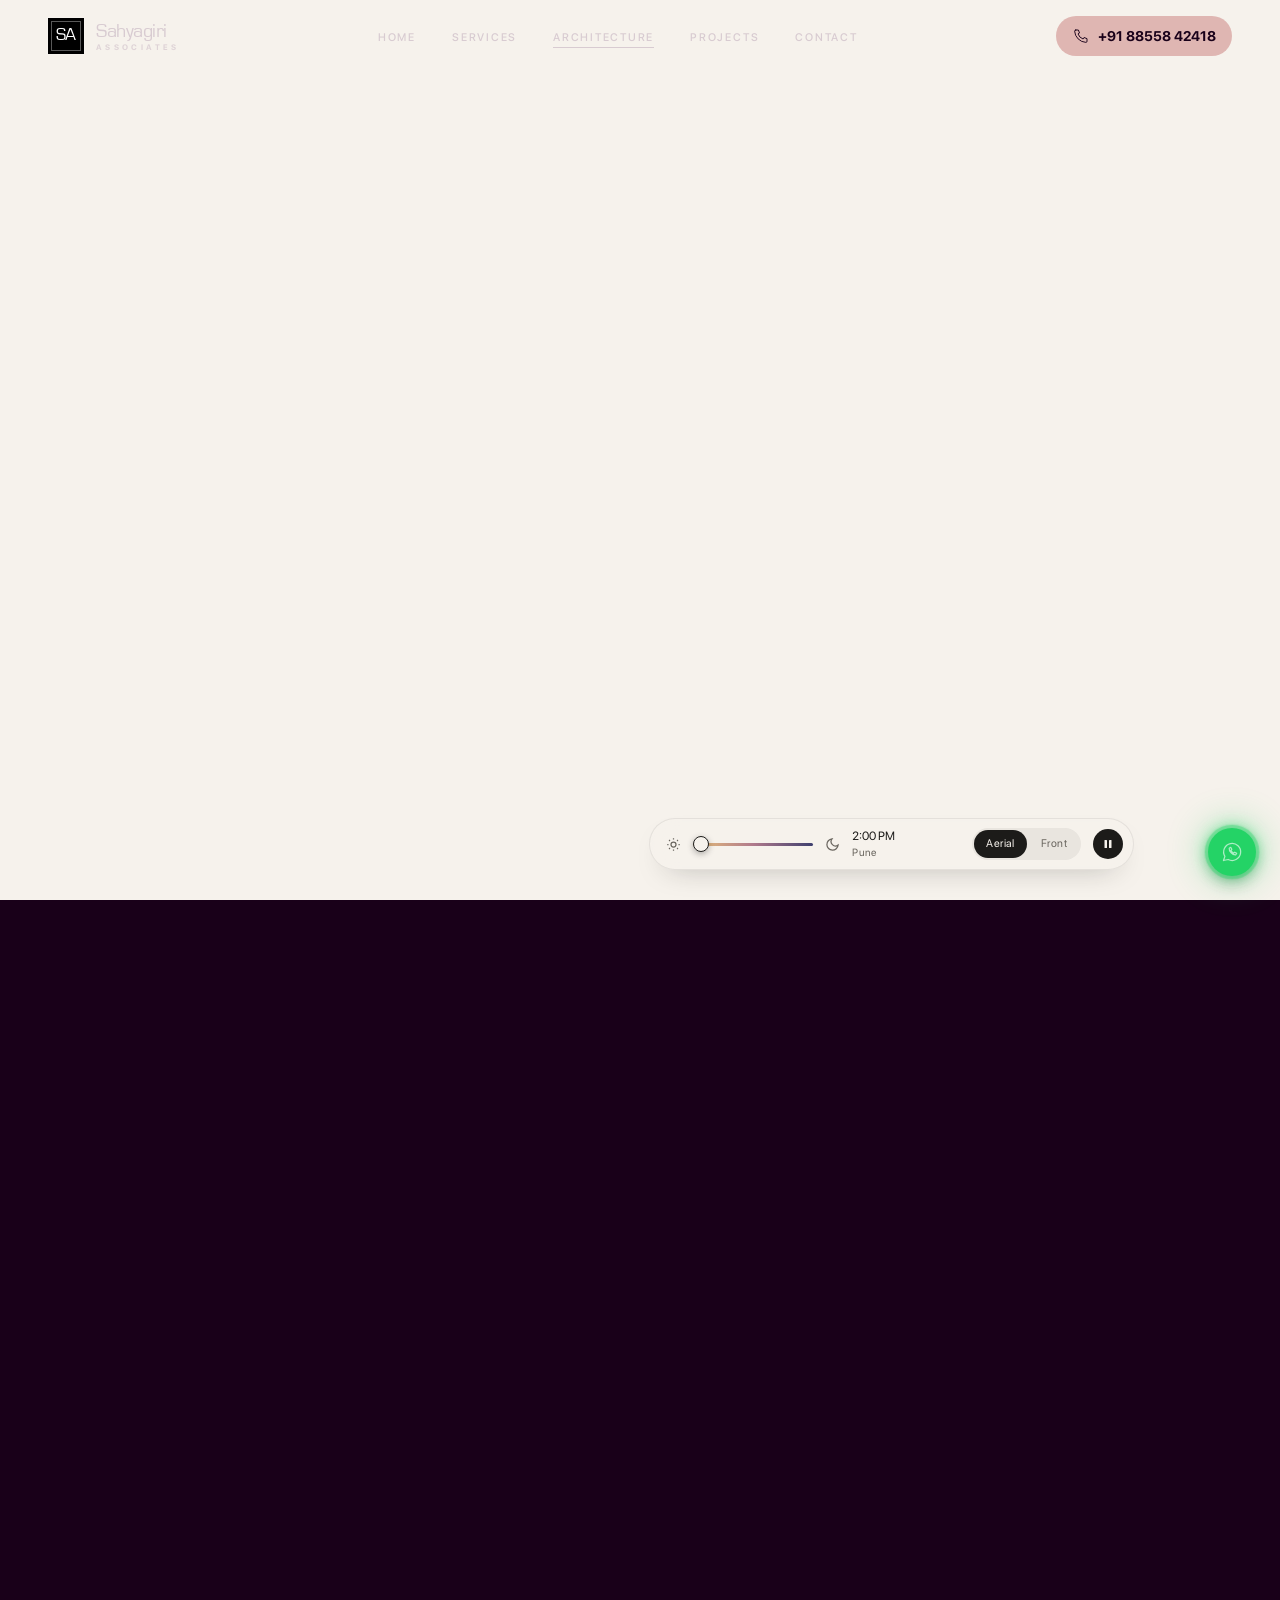
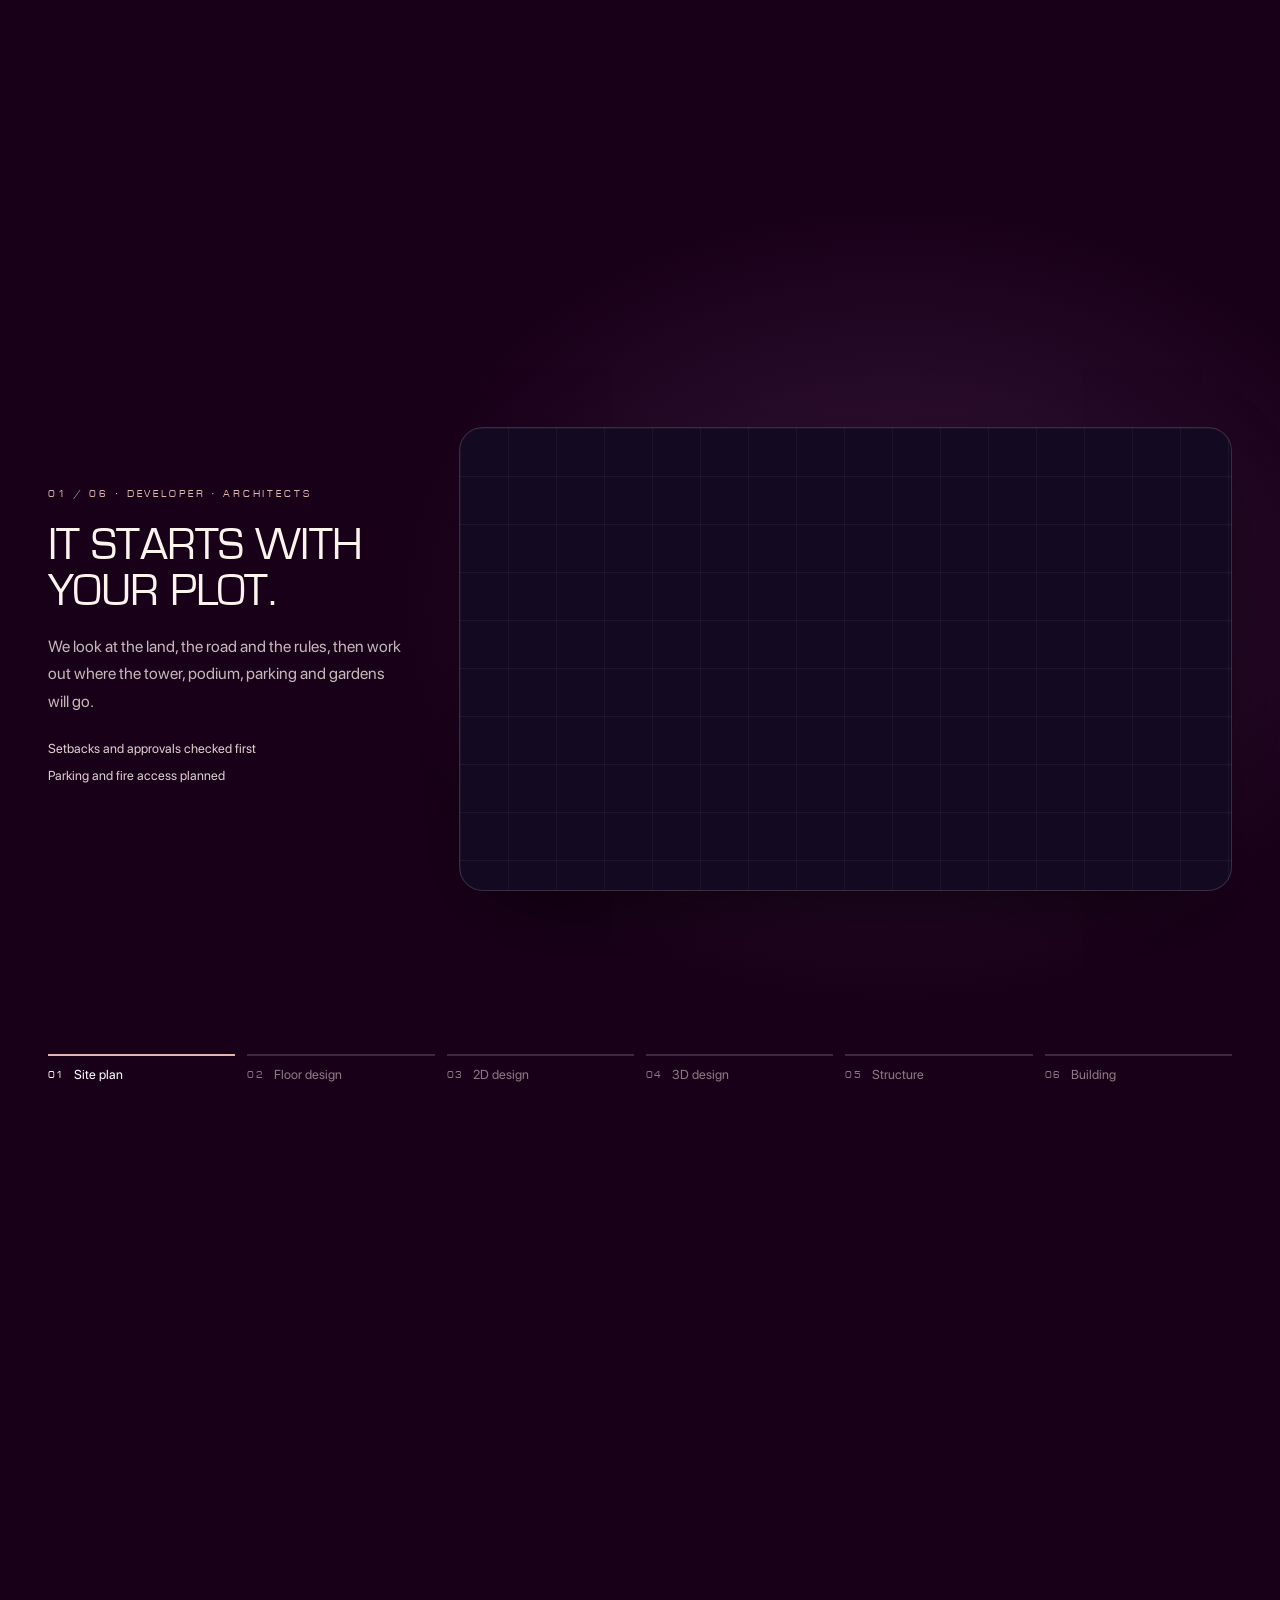
<file: services/architecture/index.html>
<!doctype html><title>Redirecting to: /architecture</title><meta http-equiv="refresh" content="0;url=/architecture"><meta name="robots" content="noindex"><link rel="canonical" href="https://sahyagiriassociates.com/architecture"><body>	<a href="/architecture">Redirecting from <code>/services/architecture</code> to <code>/architecture</code></a></body>
</file>
<file: _astro/pannellum.v5ozmM25.css>
.pnlm-container{cursor:default;-webkit-user-select:none;-moz-user-select:none;-ms-user-select:none;user-select:none;-khtml-user-select:none;-o-user-select:none;contain:content;background:#f4f4f4 url(data:image/svg+xml,%3Csvg%20xmlns%3D%22http%3A%2F%2Fwww.w3.org%2F2000%2Fsvg%22%20width%3D%2267%22%20height%3D%22100%22%20viewBox%3D%220%200%2067%20100%22%3E%0A%3Cpath%20stroke%3D%22%23ccc%22%20fill%3D%22none%22%20d%3D%22M33.5%2C50%2C0%2C63%2C33.5%2C75%2C67%2C63%2C33.5%2C50m-33.5-50%2C67%2C25m-0.5%2C0%2C0%2C75m-66.5-75%2C67-25m-33.5%2C75%2C0%2C25m0-100%2C0%2C50%22%2F%3E%0A%3C%2Fsvg%3E%0A);outline:0;width:100%;height:100%;margin:0;padding:0;font-family:Helvetica,Nimbus Sans L,Liberation Sans,Arial,sans-serif;line-height:1.4;position:relative;overflow:hidden}.pnlm-container *{box-sizing:content-box}.pnlm-ui{z-index:1;width:100%;height:100%;position:absolute}.pnlm-grab{cursor:grab;cursor:url(data:image/svg+xml,%3Csvg%20xmlns%3D%22http%3A%2F%2Fwww.w3.org%2F2000%2Fsvg%22%20height%3D%2226%22%20width%3D%2226%22%3E%0A%3Cpath%20stroke%3D%22%23000%22%20stroke-width%3D%221px%22%20fill%3D%22%23fff%22%20d%3D%22m15.3%2020.5s6.38-6.73%204.64-8.24-3.47%201.01-3.47%201.01%203.61-5.72%201.41-6.49c-2.2-0.769-3.33%204.36-3.33%204.36s0.873-5.76-1.06-5.76-1.58%205.39-1.58%205.39-0.574-4.59-2.18-4.12c-1.61%200.468-0.572%205.51-0.572%205.51s-1.58-4.89-2.93-3.79c-1.35%201.11%200.258%205.25%200.572%206.62%200.836%202.43%202.03%202.94%202.17%205.55%22%2F%3E%0A%3C%2Fsvg%3E%0A) 12 8,default}.pnlm-grabbing{cursor:grabbing;cursor:url(data:image/svg+xml,%3Csvg%20xmlns%3D%22http%3A%2F%2Fwww.w3.org%2F2000%2Fsvg%22%20height%3D%2226%22%20width%3D%2226%22%3E%0A%3Cpath%20stroke%3D%22%23000%22%20stroke-width%3D%221px%22%20fill%3D%22%23fff%22%20d%3D%22m15.3%2020.5s5.07-5.29%203.77-6.74c-1.31-1.45-2.53%200.14-2.53%200.14s2.74-3.29%200.535-4.06c-2.2-0.769-2.52%201.3-2.52%201.3s0.81-2.13-1.12-2.13-1.52%201.77-1.52%201.77-0.261-1.59-1.87-1.12c-1.61%200.468-0.874%202.17-0.874%202.17s-0.651-1.55-2-0.445c-1.35%201.11-0.68%202.25-0.365%203.62%200.836%202.43%202.03%202.94%202.17%205.55%22%2F%3E%0A%3C%2Fsvg%3E%0A) 12 8,default}.pnlm-sprite{background-image:url(data:image/svg+xml,%3Csvg%20xmlns%3D%22http%3A%2F%2Fwww.w3.org%2F2000%2Fsvg%22%20width%3D%2226%22%20height%3D%22208%22%3E%0A%3Ccircle%20fill-opacity%3D%22.78%22%20cy%3D%22117%22%20cx%3D%2213%22%20r%3D%2211%22%20fill%3D%22%23fff%22%2F%3E%0A%3Ccircle%20fill-opacity%3D%22.78%22%20cy%3D%22143%22%20cx%3D%2213%22%20r%3D%2211%22%20fill%3D%22%23fff%22%2F%3E%0A%3Ccircle%20cy%3D%22169%22%20cx%3D%2213%22%20r%3D%227%22%20fill%3D%22none%22%20stroke%3D%22%23000%22%20stroke-width%3D%222%22%2F%3E%0A%3Ccircle%20cy%3D%22195%22%20cx%3D%2213%22%20r%3D%227%22%20fill%3D%22none%22%20stroke%3D%22%23000%22%20stroke-width%3D%222%22%2F%3E%0A%3Ccircle%20cx%3D%2213%22%20cy%3D%22195%22%20r%3D%222.5%22%2F%3E%0A%3Cpath%20d%3D%22m5%2083v6h2v-4h4v-2zm10%200v2h4v4h2v-6zm-5%205v6h6v-6zm-5%205v6h6v-2h-4v-4zm14%200v4h-4v2h6v-6z%22%2F%3E%0A%3Cpath%20d%3D%22m13%20110a7%207%200%200%200%20-7%207%207%207%200%200%200%207%207%207%207%200%200%200%207%20-7%207%207%200%200%200%20-7%20-7zm-1%203h2v2h-2zm0%203h2v5h-2z%22%2F%3E%0A%3Cpath%20d%3D%22m5%2057v6h2v-4h4v-2zm10%200v2h4v4h2v-6zm-10%2010v6h6v-2h-4v-4zm14%200v4h-4v2h6v-6z%22%2F%3E%0A%3Cpath%20d%3D%22m17%2038v2h-8v-2z%22%2F%3E%0A%3Cpath%20d%3D%22m12%209v3h-3v2h3v3h2v-3h3v-2h-3v-3z%22%2F%3E%0A%3Cpath%20d%3D%22m13%20136-6.125%206.125h4.375v7.875h3.5v-7.875h4.375z%22%2F%3E%0A%3Cpath%20d%3D%22m10.428%20173.33v-5.77l5-2.89v5.77zm1-1.73%203-1.73-3.001-1.74z%22%2F%3E%0A%3C%2Fsvg%3E%0A)}.pnlm-container:fullscreen{width:100%!important;height:100%!important;position:static!important}.pnlm-container:-moz-full-screen{width:100%!important;height:100%!important;position:static!important}.pnlm-container:fullscreen{width:100%!important;height:100%!important;position:static!important}.pnlm-container:fullscreen{width:100%!important;height:100%!important;position:static!important}.pnlm-render-container{cursor:inherit;width:100%;height:100%;position:absolute}.pnlm-controls{cursor:pointer;z-index:2;background-color:#fff;border:1px solid #0006;border-radius:3px;margin-top:4px;-webkit-transform:translateZ(9999px);transform:translateZ(9999px)}.pnlm-control:hover{background-color:#f8f8f8}.pnlm-controls-container{z-index:1;position:absolute;top:0;left:4px}.pnlm-zoom-controls{width:26px;height:52px}.pnlm-zoom-in{border-radius:3px 3px 0 0;width:100%;height:50%;position:absolute;top:0}.pnlm-zoom-out{background-position:0 -26px;border-top:1px solid #0000001a;border-radius:0 0 3px 3px;width:100%;height:50%;position:absolute;bottom:0}.pnlm-fullscreen-toggle-button,.pnlm-orientation-button,.pnlm-hot-spot-debug-indicator{width:26px;height:26px}.pnlm-hot-spot-debug-indicator{background-color:#ffffff80;border-radius:13px;width:26px;height:26px;margin:-13px 0 0 -13px;display:none;position:absolute;top:50%;left:50%}.pnlm-orientation-button-inactive{background-position:0 -156px}.pnlm-orientation-button-active{background-position:0 -182px}.pnlm-fullscreen-toggle-button-inactive{background-position:0 -52px}.pnlm-fullscreen-toggle-button-active{background-position:0 -78px}.pnlm-panorama-info{color:#fff;text-align:left;z-index:2;background-color:#000000b3;border-radius:0 3px 3px 0;padding-right:10px;display:none;position:absolute;bottom:4px;-webkit-transform:translateZ(9999px);transform:translateZ(9999px)}.pnlm-title-box{margin-bottom:3px;padding-left:5px;font-size:20px;display:table;position:relative}.pnlm-author-box{padding-left:5px;font-size:12px;display:table;position:relative}.pnlm-load-box{text-align:center;color:#fff;background-color:#000000b3;border-radius:3px;width:200px;height:150px;margin:-75px 0 0 -100px;font-size:20px;display:none;position:absolute;top:50%;left:50%}.pnlm-load-box p{margin:20px 0}.pnlm-lbox{width:20px;height:20px;margin:-10px 0 0 -10px;display:none;position:absolute;top:50%;left:50%}.pnlm-loading{background-color:#fff;width:10px;height:10px;-webkit-animation-name:pnlm-mv;animation-name:pnlm-mv;-webkit-animation-duration:1.5s;animation-duration:1.5s;-webkit-animation-timing-function:linear;animation-timing-function:linear;-webkit-animation-iteration-count:infinite;animation-iteration-count:infinite;position:relative}@-webkit-keyframes pnlm-mv{0%{top:0;left:0}25%{top:0;left:10px}50%{top:10px;left:10px}75%{top:10px;left:0}to{top:0;left:0}}@keyframes pnlm-mv{0%{top:0;left:0}25%{top:0;left:10px}50%{top:10px;left:10px}75%{top:10px;left:0}to{top:0;left:0}}.pnlm-load-button{text-align:center;color:#fff;cursor:pointer;background-color:#000000b3;border-radius:3px;width:200px;height:100px;margin:-50px 0 0 -100px;font-size:20px;display:table;position:absolute;top:50%;left:50%}.pnlm-load-button:hover{background-color:#000c}.pnlm-load-button p{vertical-align:middle;display:table-cell}.pnlm-info-box{text-align:center;color:#fff;table-layout:fixed;background-color:#000;border-radius:3px;width:200px;height:150px;margin:-75px 0 0 -100px;font-size:15px;display:table;position:absolute;top:50%;left:50%}.pnlm-info-box a,.pnlm-author-box a{color:#fff;word-wrap:break-word;overflow-wrap:break-word}.pnlm-info-box p{vertical-align:middle;padding:0 5px;display:table-cell}.pnlm-error-msg{display:none}.pnlm-about-msg{color:#fff;opacity:0;-o-transition:opacity .3s ease-in-out;z-index:1;background:#000000b3;border-radius:3px;padding:5px 8px;font-size:11px;line-height:11px;-webkit-transition:opacity .3s ease-in-out;-moz-transition:opacity .3s ease-in-out;-ms-transition:opacity .3s ease-in-out;transition:opacity .3s ease-in-out;display:none;position:absolute;top:50px;left:50px}.pnlm-about-msg a:link,.pnlm-about-msg a:visited{color:#fff}.pnlm-about-msg a:hover,.pnlm-about-msg a:active{color:#eee}.pnlm-hotspot-base{visibility:hidden;cursor:default;vertical-align:middle;z-index:1;position:absolute;top:0}.pnlm-hotspot{border-radius:13px;width:26px;height:26px}.pnlm-hotspot:hover{background-color:#fff3}.pnlm-hotspot.pnlm-info{background-position:0 -104px}.pnlm-hotspot.pnlm-scene{background-position:0 -130px}div.pnlm-tooltip span{visibility:hidden;color:#fff;text-align:center;cursor:default;background-color:#000000b3;border-radius:3px;max-width:200px;margin-left:-220px;padding:5px 10px;position:absolute}div.pnlm-tooltip:hover span{visibility:visible}div.pnlm-tooltip:hover span:after{content:"";border:10px solid #0000;border-top-color:#000000b3;width:0;height:0;margin:0 50%;position:absolute;bottom:-20px;left:-10px}.pnlm-compass{cursor:default;background-image:url(data:image/svg+xml,%3Csvg%20xmlns%3D%22http%3A%2F%2Fwww.w3.org%2F2000%2Fsvg%22%20height%3D%2250%22%20width%3D%2250%22%3E%0A%3Cpath%20d%3D%22m24.5078%206-3.2578%2018h7.5l-3.25781-18h-0.984376zm-3.2578%2020%203.2578%2018h0.9844l3.2578-18h-7.5zm1.19531%200.9941h5.10938l-2.5547%2014.1075-2.5547-14.1075z%22%2F%3E%0A%3C%2Fsvg%3E%0A);border-radius:25px;width:50px;height:50px;display:none;position:absolute;bottom:4px;right:4px}.pnlm-world{position:absolute;top:50%;left:50%}.pnlm-face{-webkit-transform-origin:0 0;transform-origin:0 0;position:absolute}.pnlm-dragfix,.pnlm-preview-img{width:100%;height:100%;position:absolute}.pnlm-preview-img{background-position:50%;background-size:cover}.pnlm-lbar{border:1px solid #fff;width:150px;height:6px;margin:0 auto}.pnlm-lbar-fill{background:#fff;width:0;height:100%}.pnlm-lmsg{font-size:12px}.pnlm-fade-img{position:absolute;top:0;left:0}.pnlm-pointer{cursor:pointer}
</file>
<file: _astro/SiteLayout.CRR2uE_Z.css>
.astro-route-announcer{clip:rect(0 0 0 0);clip-path:inset(50%);white-space:nowrap;width:1px;height:1px;position:absolute;top:0;left:0;overflow:hidden}@layer properties{@supports (((-webkit-hyphens:none)) and (not (margin-trim:inline))) or ((-moz-orient:inline) and (not (color:rgb(from red r g b)))){*,:before,:after,::backdrop{--tw-translate-x:0;--tw-translate-y:0;--tw-translate-z:0;--tw-scale-x:1;--tw-scale-y:1;--tw-scale-z:1;--tw-rotate-x:initial;--tw-rotate-y:initial;--tw-rotate-z:initial;--tw-skew-x:initial;--tw-skew-y:initial;--tw-pan-x:initial;--tw-pan-y:initial;--tw-pinch-zoom:initial;--tw-scroll-snap-strictness:proximity;--tw-space-y-reverse:0;--tw-divide-y-reverse:0;--tw-border-style:solid;--tw-gradient-position:initial;--tw-gradient-from:#0000;--tw-gradient-via:#0000;--tw-gradient-to:#0000;--tw-gradient-stops:initial;--tw-gradient-via-stops:initial;--tw-gradient-from-position:0%;--tw-gradient-via-position:50%;--tw-gradient-to-position:100%;--tw-leading:initial;--tw-font-weight:initial;--tw-tracking:initial;--tw-ordinal:initial;--tw-slashed-zero:initial;--tw-numeric-figure:initial;--tw-numeric-spacing:initial;--tw-numeric-fraction:initial;--tw-shadow:0 0 #0000;--tw-shadow-color:initial;--tw-shadow-alpha:100%;--tw-inset-shadow:0 0 #0000;--tw-inset-shadow-color:initial;--tw-inset-shadow-alpha:100%;--tw-ring-color:initial;--tw-ring-shadow:0 0 #0000;--tw-inset-ring-color:initial;--tw-inset-ring-shadow:0 0 #0000;--tw-ring-inset:initial;--tw-ring-offset-width:0px;--tw-ring-offset-color:#fff;--tw-ring-offset-shadow:0 0 #0000;--tw-outline-style:solid;--tw-blur:initial;--tw-brightness:initial;--tw-contrast:initial;--tw-grayscale:initial;--tw-hue-rotate:initial;--tw-invert:initial;--tw-opacity:initial;--tw-saturate:initial;--tw-sepia:initial;--tw-drop-shadow:initial;--tw-drop-shadow-color:initial;--tw-drop-shadow-alpha:100%;--tw-drop-shadow-size:initial;--tw-backdrop-blur:initial;--tw-backdrop-brightness:initial;--tw-backdrop-contrast:initial;--tw-backdrop-grayscale:initial;--tw-backdrop-hue-rotate:initial;--tw-backdrop-invert:initial;--tw-backdrop-opacity:initial;--tw-backdrop-saturate:initial;--tw-backdrop-sepia:initial;--tw-duration:initial;--tw-ease:initial}}}@layer theme{:root,:host{--font-sans:"SF Pro Display", -apple-system, BlinkMacSystemFont, "Segoe UI", system-ui, sans-serif;--font-serif:var(--font-display);--font-mono:var(--font-sans);--color-black:#000;--color-white:#fff;--spacing:.25rem;--container-xs:20rem;--container-sm:24rem;--container-md:28rem;--container-xl:36rem;--container-2xl:42rem;--container-3xl:48rem;--container-4xl:56rem;--container-5xl:64rem;--text-xs:.75rem;--text-xs--line-height:calc(1 / .75);--text-sm:.875rem;--text-sm--line-height:calc(1.25 / .875);--text-base:1rem;--text-base--line-height:calc(1.5 / 1);--text-xl:1.25rem;--text-xl--line-height:calc(1.75 / 1.25);--text-2xl:1.5rem;--text-2xl--line-height:calc(2 / 1.5);--text-4xl:2.25rem;--text-4xl--line-height:calc(2.5 / 2.25);--text-7xl:4.5rem;--text-7xl--line-height:1;--font-weight-light:300;--font-weight-medium:500;--font-weight-semibold:600;--tracking-tight:-.025em;--tracking-wide:.025em;--leading-tight:1.25;--leading-snug:1.375;--leading-relaxed:1.625;--radius-md:.375rem;--radius-lg:.5rem;--radius-xl:.75rem;--radius-2xl:1rem;--ease-out:cubic-bezier(0, 0, .2, 1);--ease-in-out:cubic-bezier(.4, 0, .2, 1);--blur-2xl:40px;--default-transition-duration:.4s;--default-transition-timing-function:var(--ease-calm);--default-font-family:var(--font-sans);--default-mono-font-family:var(--font-mono);--color-ivory:#fef4ee;--color-sand-light:#fcece3;--color-sand:#fbe4d8;--color-stone:#5a3f5e;--color-charcoal:#2b124c;--color-ink:#190019;--color-forest:#2b124c;--color-accent:#dfb6b2;--color-accent-light:#fbe4d8;--color-accent-dark:#854f6c;--color-highlight:#dfb6b2;--color-muted:#d4b4b6;--color-whatsapp:#25d366;--color-whatsapp-hover:#1ebe5a;--font-display:"Eurostile", "Eurostile Next", "Michroma", "Arial Narrow", sans-serif;--font-minimal:"Manrope Variable", "SF Pro Display", system-ui, sans-serif;--text-display:clamp(2.75rem, 1.6rem + 5.2vw, 6.5rem);--text-display--line-height:1;--text-display--letter-spacing:-.02em;--text-h1:clamp(2.25rem, 1.5rem + 3.4vw, 4.5rem);--text-h1--line-height:1.05;--text-h2:clamp(1.875rem, 1.4rem + 2.1vw, 3.25rem);--text-h2--line-height:1.1;--text-h3:clamp(1.375rem, 1.2rem + .8vw, 1.875rem);--text-h3--line-height:1.2;--text-lead:clamp(1.0625rem, 1rem + .35vw, 1.25rem);--text-lead--line-height:1.65;--ease-calm:cubic-bezier(.22, 1, .36, 1)}}@layer base{*,:after,:before,::backdrop{box-sizing:border-box;border:0 solid;margin:0;padding:0}::file-selector-button{box-sizing:border-box;border:0 solid;margin:0;padding:0}html,:host{-webkit-text-size-adjust:100%;tab-size:4;line-height:1.5;font-family:var(--default-font-family,-apple-system, BlinkMacSystemFont, "Segoe UI", Roboto, "Helvetica Neue", "Noto Sans", Arial, sans-serif, "Apple Color Emoji", "Segoe UI Emoji", "Segoe UI Symbol", "Noto Color Emoji");font-feature-settings:var(--default-font-feature-settings,normal);font-variation-settings:var(--default-font-variation-settings,normal);-webkit-tap-highlight-color:transparent}hr{height:0;color:inherit;border-top-width:1px}abbr:where([title]){text-decoration:underline dotted}h1,h2,h3,h4,h5,h6{font-size:inherit;font-weight:inherit}a{color:inherit;-webkit-text-decoration:inherit;-webkit-text-decoration:inherit;-webkit-text-decoration:inherit;text-decoration:inherit}b,strong{font-weight:bolder}code,kbd,samp,pre{font-family:var(--default-mono-font-family,ui-monospace, SFMono-Regular, Menlo, Monaco, Consolas, "Liberation Mono", "Courier New", monospace);font-feature-settings:var(--default-mono-font-feature-settings,normal);font-variation-settings:var(--default-mono-font-variation-settings,normal);font-size:1em}small{font-size:80%}sub,sup{vertical-align:baseline;font-size:75%;line-height:0;position:relative}sub{bottom:-.25em}sup{top:-.5em}table{text-indent:0;border-color:inherit;border-collapse:collapse}:-moz-focusring:where(:not(iframe)){outline:auto}progress{vertical-align:baseline}summary{display:list-item}ol,ul,menu{list-style:none}img,svg,video,canvas,audio,iframe,embed,object{vertical-align:middle;display:block}img,video{max-width:100%;height:auto}button,input,select,optgroup,textarea{font:inherit;font-feature-settings:inherit;font-variation-settings:inherit;letter-spacing:inherit;color:inherit;opacity:1;background-color:#0000;border-radius:0}::file-selector-button{font:inherit;font-feature-settings:inherit;font-variation-settings:inherit;letter-spacing:inherit;color:inherit;opacity:1;background-color:#0000;border-radius:0}:where(select:is([multiple],[size])) optgroup{font-weight:bolder}:where(select:is([multiple],[size])) optgroup option{padding-inline-start:20px}::file-selector-button{margin-inline-end:4px}::placeholder{opacity:1}@supports (not ((-webkit-appearance:-apple-pay-button))) or (contain-intrinsic-size:1px){::placeholder{color:currentColor}@supports (color:color-mix(in lab, red, red)){::placeholder{color:color-mix(in oklab, currentcolor 50%, transparent)}}}textarea{resize:vertical}::-webkit-search-decoration{-webkit-appearance:none}::-webkit-date-and-time-value{min-height:1lh;text-align:inherit}::-webkit-datetime-edit{display:inline-flex}::-webkit-datetime-edit-fields-wrapper{padding:0}::-webkit-datetime-edit{padding-block:0}::-webkit-datetime-edit-year-field{padding-block:0}::-webkit-datetime-edit-month-field{padding-block:0}::-webkit-datetime-edit-day-field{padding-block:0}::-webkit-datetime-edit-hour-field{padding-block:0}::-webkit-datetime-edit-minute-field{padding-block:0}::-webkit-datetime-edit-second-field{padding-block:0}::-webkit-datetime-edit-millisecond-field{padding-block:0}::-webkit-datetime-edit-meridiem-field{padding-block:0}::-webkit-calendar-picker-indicator{line-height:1}:-moz-ui-invalid{box-shadow:none}button,input:where([type=button],[type=reset],[type=submit]){appearance:button}::file-selector-button{appearance:button}::-webkit-inner-spin-button{height:auto}::-webkit-outer-spin-button{height:auto}[hidden]:where(:not([hidden=until-found])){display:none!important}html{background-color:var(--color-ivory);color:var(--color-charcoal);font-family:var(--font-sans);-webkit-font-smoothing:antialiased;text-rendering:optimizelegibility}h1,h2,h3,h4{font-family:var(--font-display);letter-spacing:0;text-wrap:balance;font-synthesis:none;font-weight:400;line-height:1.1}p{text-wrap:pretty}::selection{background-color:var(--color-sand);color:var(--color-ink)}:focus-visible{outline:2px solid var(--color-accent);outline-offset:3px}:root,[data-tone=ivory]{--tone-bg:var(--color-ivory)}[data-tone=sand]{--tone-bg:var(--color-sand)}[data-tone=dark]{--tone-bg:var(--color-charcoal)}[data-tone=dark] :focus-visible{outline-color:var(--color-highlight)}html.page-snap{scroll-snap-type:y mandatory}html.page-snap [data-snap]{scroll-snap-align:start;scroll-snap-stop:always}html.page-snap footer{scroll-snap-align:end}@media (prefers-reduced-motion:reduce){*,:before,:after{scroll-behavior:auto!important;transition-duration:0s!important;transition-delay:0s!important;animation-duration:.01ms!important;animation-iteration-count:1!important}}}@layer components;@layer utilities{.\@container{container-type:inline-size}.pointer-events-auto{pointer-events:auto}.pointer-events-none{pointer-events:none}.visible{visibility:visible}.sr-only{clip-path:inset(50%);white-space:nowrap;border-width:0;width:1px;height:1px;margin:-1px;padding:0;position:absolute;overflow:hidden}.absolute{position:absolute}.fixed{position:fixed}.relative{position:relative}.static{position:static}.sticky{position:sticky}.-inset-\[4\%\]{inset:-4%}.inset-0{inset:0}.inset-\[clamp\(0\.75rem\,2\.2vw\,1\.75rem\)\]{inset:clamp(.75rem,2.2vw,1.75rem)}.inset-x-0{inset-inline:0}.top-0{top:0}.top-1{top:var(--spacing)}.top-1\/2{top:50%}.top-3{top:calc(var(--spacing) * 3)}.top-4{top:calc(var(--spacing) * 4)}.top-\[0\.2em\]{top:.2em}.top-\[0\.15em\]{top:.15em}.top-\[0\.25em\]{top:.25em}.top-\[1\.55rem\]{top:1.55rem}.top-\[45\%\]{top:45%}.top-\[calc\(4\.5rem\+1rem\)\]{top:5.5rem}.top-\[clamp\(0\.75rem\,2svh\,1\.25rem\)\]{top:clamp(.75rem,2svh,1.25rem)}.top-\[clamp\(0\.625rem\,1\.8svh\,1\.125rem\)\]{top:clamp(.625rem,1.8svh,1.125rem)}.top-\[clamp\(3\.5rem\,8svh\,4\.5rem\)\]{top:clamp(3.5rem,8svh,4.5rem)}.right-2{right:calc(var(--spacing) * 2)}.right-3{right:calc(var(--spacing) * 3)}.right-4{right:calc(var(--spacing) * 4)}.right-\[12\%\]{right:12%}.right-\[clamp\(0\.75rem\,2svh\,1\.25rem\)\]{right:clamp(.75rem,2svh,1.25rem)}.right-\[clamp\(0\.625rem\,1\.8svh\,1\.125rem\)\]{right:clamp(.625rem,1.8svh,1.125rem)}.right-\[clamp\(1rem\,2\.4svh\,1\.5rem\)\]{right:clamp(1rem,2.4svh,1.5rem)}.right-\[clamp\(1rem\,3vw\,2\.5rem\)\]{right:clamp(1rem,3vw,2.5rem)}.bottom-0{bottom:0}.bottom-2\.5{bottom:calc(var(--spacing) * 2.5)}.bottom-3{bottom:calc(var(--spacing) * 3)}.bottom-4{bottom:calc(var(--spacing) * 4)}.bottom-\[calc\(env\(safe-area-inset-bottom\)\+1\.25rem\)\]{bottom:calc(env(safe-area-inset-bottom) + 1.25rem)}.bottom-\[calc\(env\(safe-area-inset-bottom\)\+6\.5rem\)\]{bottom:calc(env(safe-area-inset-bottom) + 6.5rem)}.bottom-\[clamp\(0\.75rem\,2svh\,1\.25rem\)\]{bottom:clamp(.75rem,2svh,1.25rem)}.left-0{left:0}.left-1\/2{left:50%}.left-2{left:calc(var(--spacing) * 2)}.left-3{left:calc(var(--spacing) * 3)}.left-4{left:calc(var(--spacing) * 4)}.left-6{left:calc(var(--spacing) * 6)}.left-\[0\.6875rem\]{left:.6875rem}.left-\[12\%\]{left:12%}.left-\[clamp\(0\.75rem\,2svh\,1\.25rem\)\]{left:clamp(.75rem,2svh,1.25rem)}.left-\[clamp\(1rem\,2\.4svh\,1\.5rem\)\]{left:clamp(1rem,2.4svh,1.5rem)}.isolate{isolation:isolate}.z-0{z-index:0}.z-10{z-index:10}.z-20{z-index:20}.z-40{z-index:40}.z-50{z-index:50}.z-\[60\]{z-index:60}.z-\[70\]{z-index:70}.z-\[900\]{z-index:900}.z-\[901\]{z-index:901}.order-2{order:2}.container-x{width:100%;max-width:90rem;margin-inline:auto;padding-inline:1rem}@media (width>=48rem){.container-x{padding-inline:2rem}}@media (width>=80rem){.container-x{padding-inline:3rem}}.mx-auto{margin-inline:auto}.-mt-1{margin-top:calc(var(--spacing) * -1)}.-mt-2{margin-top:calc(var(--spacing) * -2)}.mt-0\.5{margin-top:calc(var(--spacing) * .5)}.mt-1{margin-top:var(--spacing)}.mt-1\.5{margin-top:calc(var(--spacing) * 1.5)}.mt-2{margin-top:calc(var(--spacing) * 2)}.mt-3{margin-top:calc(var(--spacing) * 3)}.mt-4{margin-top:calc(var(--spacing) * 4)}.mt-5{margin-top:calc(var(--spacing) * 5)}.mt-6{margin-top:calc(var(--spacing) * 6)}.mt-8{margin-top:calc(var(--spacing) * 8)}.mt-10{margin-top:calc(var(--spacing) * 10)}.mt-12{margin-top:calc(var(--spacing) * 12)}.mt-14{margin-top:calc(var(--spacing) * 14)}.mt-\[0\.55em\]{margin-top:.55em}.mt-\[clamp\(0\.4rem\,1\.4svh\,0\.9rem\)\]{margin-top:clamp(.4rem,1.4svh,.9rem)}.mt-\[clamp\(0\.4rem\,1\.6svh\,1\.25rem\)\]{margin-top:clamp(.4rem,1.6svh,1.25rem)}.mt-\[clamp\(0\.4rem\,1\.6svh\,1rem\)\]{margin-top:clamp(.4rem,1.6svh,1rem)}.mt-\[clamp\(0\.4rem\,1\.8svh\,1\.25rem\)\]{margin-top:clamp(.4rem,1.8svh,1.25rem)}.mt-\[clamp\(0\.5rem\,1\.6svh\,1rem\)\]{margin-top:clamp(.5rem,1.6svh,1rem)}.mt-\[clamp\(0\.5rem\,1\.8svh\,1\.1rem\)\]{margin-top:clamp(.5rem,1.8svh,1.1rem)}.mt-\[clamp\(0\.5rem\,2\.2svh\,1\.5rem\)\]{margin-top:clamp(.5rem,2.2svh,1.5rem)}.mt-\[clamp\(0\.5rem\,2svh\,1\.5rem\)\]{margin-top:clamp(.5rem,2svh,1.5rem)}.mt-\[clamp\(0\.5rem\,2svh\,1\.25rem\)\]{margin-top:clamp(.5rem,2svh,1.25rem)}.mt-\[clamp\(0\.5rem\,2svh\,1\.75rem\)\]{margin-top:clamp(.5rem,2svh,1.75rem)}.mt-\[clamp\(0\.6rem\,1\.8svh\,1\.25rem\)\]{margin-top:clamp(.6rem,1.8svh,1.25rem)}.mt-\[clamp\(0\.6rem\,2\.2svh\,1\.5rem\)\]{margin-top:clamp(.6rem,2.2svh,1.5rem)}.mt-\[clamp\(0\.6rem\,2\.4svh\,1\.75rem\)\]{margin-top:clamp(.6rem,2.4svh,1.75rem)}.mt-\[clamp\(0\.6rem\,2\.4svh\,2rem\)\]{margin-top:clamp(.6rem,2.4svh,2rem)}.mt-\[clamp\(0\.6rem\,2\.6svh\,1\.75rem\)\]{margin-top:clamp(.6rem,2.6svh,1.75rem)}.mt-\[clamp\(0\.6rem\,2\.6svh\,2\.25rem\)\]{margin-top:clamp(.6rem,2.6svh,2.25rem)}.mt-\[clamp\(0\.6rem\,2svh\,1\.4rem\)\]{margin-top:clamp(.6rem,2svh,1.4rem)}.mt-\[clamp\(0\.6rem\,2svh\,1\.25rem\)\]{margin-top:clamp(.6rem,2svh,1.25rem)}.mt-\[clamp\(0\.8rem\,2\.6svh\,1\.75rem\)\]{margin-top:clamp(.8rem,2.6svh,1.75rem)}.mt-\[clamp\(0\.8rem\,3\.4svh\,2\.5rem\)\]{margin-top:clamp(.8rem,3.4svh,2.5rem)}.mt-\[clamp\(0\.8rem\,3svh\,2rem\)\]{margin-top:clamp(.8rem,3svh,2rem)}.mt-\[clamp\(0\.9rem\,3svh\,2rem\)\]{margin-top:clamp(.9rem,3svh,2rem)}.mt-\[clamp\(0\.75rem\,2\.2svh\,1\.5rem\)\]{margin-top:clamp(.75rem,2.2svh,1.5rem)}.mt-\[clamp\(0\.75rem\,2\.4svh\,1\.5rem\)\]{margin-top:clamp(.75rem,2.4svh,1.5rem)}.mt-\[clamp\(0\.75rem\,2\.6svh\,1\.5rem\)\]{margin-top:clamp(.75rem,2.6svh,1.5rem)}.mt-\[clamp\(0\.75rem\,2\.6svh\,1\.75rem\)\]{margin-top:clamp(.75rem,2.6svh,1.75rem)}.mt-\[clamp\(0\.75rem\,2\.8svh\,1\.75rem\)\]{margin-top:clamp(.75rem,2.8svh,1.75rem)}.mt-\[clamp\(0\.75rem\,3svh\,2\.25rem\)\]{margin-top:clamp(.75rem,3svh,2.25rem)}.mt-\[clamp\(0\.75rem\,3svh\,2rem\)\]{margin-top:clamp(.75rem,3svh,2rem)}.mt-\[clamp\(0\.375rem\,1\.2svh\,0\.875rem\)\]{margin-top:clamp(.375rem,1.2svh,.875rem)}.mt-\[clamp\(0\.875rem\,3svh\,2rem\)\]{margin-top:clamp(.875rem,3svh,2rem)}.mt-\[clamp\(1\.25rem\,4svh\,2\.5rem\)\]{margin-top:clamp(1.25rem,4svh,2.5rem)}.mt-\[clamp\(1\.25rem\,5svh\,3rem\)\]{margin-top:clamp(1.25rem,5svh,3rem)}.mt-\[clamp\(1rem\,3\.4svh\,2\.25rem\)\]{margin-top:clamp(1rem,3.4svh,2.25rem)}.mt-\[clamp\(1rem\,3\.6svh\,2\.5rem\)\]{margin-top:clamp(1rem,3.6svh,2.5rem)}.mt-auto{margin-top:auto}.-mr-2{margin-right:calc(var(--spacing) * -2)}.mb-4{margin-bottom:calc(var(--spacing) * 4)}.mb-5{margin-bottom:calc(var(--spacing) * 5)}.mb-10{margin-bottom:calc(var(--spacing) * 10)}.mb-\[clamp\(0\.4rem\,1\.6svh\,1rem\)\]{margin-bottom:clamp(.4rem,1.6svh,1rem)}.mb-\[clamp\(0\.5rem\,1\.6svh\,1rem\)\]{margin-bottom:clamp(.5rem,1.6svh,1rem)}.ml-2{margin-left:calc(var(--spacing) * 2)}.ml-auto{margin-left:auto}.block{display:block}.flex{display:flex}.grid{display:grid}.hidden{display:none}.inline{display:inline}.inline-block{display:inline-block}.inline-flex{display:inline-flex}.table{display:table}.aspect-\[4\/3\]{aspect-ratio:4/3}.aspect-\[4\/5\]{aspect-ratio:4/5}.aspect-square{aspect-ratio:1}.size-1{width:var(--spacing);height:var(--spacing)}.size-1\.5{width:calc(var(--spacing) * 1.5);height:calc(var(--spacing) * 1.5)}.size-4{width:calc(var(--spacing) * 4);height:calc(var(--spacing) * 4)}.size-5{width:calc(var(--spacing) * 5);height:calc(var(--spacing) * 5)}.size-6{width:calc(var(--spacing) * 6);height:calc(var(--spacing) * 6)}.size-9{width:calc(var(--spacing) * 9);height:calc(var(--spacing) * 9)}.size-11{width:calc(var(--spacing) * 11);height:calc(var(--spacing) * 11)}.size-12{width:calc(var(--spacing) * 12);height:calc(var(--spacing) * 12)}.size-\[3\.1rem\]{width:3.1rem;height:3.1rem}.size-full{width:100%;height:100%}.h-1\/3{height:33.3333%}.h-1\/4{height:25%}.h-2\/5{height:40%}.h-4{height:calc(var(--spacing) * 4)}.h-6{height:calc(var(--spacing) * 6)}.h-16{height:calc(var(--spacing) * 16)}.h-28{height:calc(var(--spacing) * 28)}.h-48{height:calc(var(--spacing) * 48)}.h-\[clamp\(3\.25rem\,9svh\,5rem\)\]{height:clamp(3.25rem,9svh,5rem)}.h-\[clamp\(14rem\,42svh\,22rem\)\]{height:clamp(14rem,42svh,22rem)}.h-full{height:100%}.h-px{height:1px}.h-svh{height:100svh}.max-h-\[22svh\]{max-height:22svh}.max-h-full{max-height:100%}.\!min-h-10{min-height:calc(var(--spacing) * 10)!important}.\!min-h-11{min-height:calc(var(--spacing) * 11)!important}.min-h-0{min-height:0}.min-h-12{min-height:calc(var(--spacing) * 12)}.min-h-13{min-height:calc(var(--spacing) * 13)}.min-h-14{min-height:calc(var(--spacing) * 14)}.min-h-\[32rem\]{min-height:32rem}.min-h-\[34rem\]{min-height:34rem}.min-h-\[36rem\]{min-height:36rem}.min-h-dvh{min-height:100dvh}.w-5{width:calc(var(--spacing) * 5)}.w-6{width:calc(var(--spacing) * 6)}.w-8{width:calc(var(--spacing) * 8)}.w-14{width:calc(var(--spacing) * 14)}.w-24{width:calc(var(--spacing) * 24)}.w-auto{width:auto}.w-fit{width:fit-content}.w-full{width:100%}.w-px{width:1px}.max-w-2xl{max-width:var(--container-2xl)}.max-w-3xl{max-width:var(--container-3xl)}.max-w-4xl{max-width:var(--container-4xl)}.max-w-5xl{max-width:var(--container-5xl)}.max-w-\[13rem\]{max-width:13rem}.max-w-\[17rem\]{max-width:17rem}.max-w-\[20rem\]{max-width:20rem}.max-w-\[22rem\]{max-width:22rem}.max-w-\[24rem\]{max-width:24rem}.max-w-\[26rem\]{max-width:26rem}.max-w-\[28rem\]{max-width:28rem}.max-w-\[34rem\]{max-width:34rem}.max-w-\[92\%\]{max-width:92%}.max-w-\[min\(20rem\,calc\(100\%-6\.5rem\)\)\]{max-width:min(20rem,100% - 6.5rem)}.max-w-full{max-width:100%}.max-w-md{max-width:var(--container-md)}.max-w-sm{max-width:var(--container-sm)}.max-w-xl{max-width:var(--container-xl)}.max-w-xs{max-width:var(--container-xs)}.min-w-0{min-width:0}.min-w-\[78\%\]{min-width:78%}.flex-1{flex:1}.shrink{flex-shrink:1}.shrink-0{flex-shrink:0}.flex-grow,.grow{flex-grow:1}.origin-left{transform-origin:0}.-translate-x-1\/2{--tw-translate-x:calc(calc(1 / 2 * 100%) * -1);translate:var(--tw-translate-x) var(--tw-translate-y)}.-translate-y-1\/2{--tw-translate-y:calc(calc(1 / 2 * 100%) * -1);translate:var(--tw-translate-x) var(--tw-translate-y)}.scale-125{--tw-scale-x:125%;--tw-scale-y:125%;--tw-scale-z:125%;scale:var(--tw-scale-x) var(--tw-scale-y)}.scale-x-0{--tw-scale-x:0%;scale:var(--tw-scale-x) var(--tw-scale-y)}.transform{transform:var(--tw-rotate-x,) var(--tw-rotate-y,) var(--tw-rotate-z,) var(--tw-skew-x,) var(--tw-skew-y,)}.cursor-pointer{cursor:pointer}.cursor-zoom-in{cursor:zoom-in}.touch-pan-y{--tw-pan-y:pan-y;touch-action:var(--tw-pan-x,) var(--tw-pan-y,) var(--tw-pinch-zoom,)}.resize{resize:both}.resize-none{resize:none}.snap-x{scroll-snap-type:x var(--tw-scroll-snap-strictness)}.snap-mandatory{--tw-scroll-snap-strictness:mandatory}.snap-center{scroll-snap-align:center}.grid-cols-2{grid-template-columns:repeat(2,minmax(0,1fr))}.grid-cols-\[minmax\(0\,1fr\)\]{grid-template-columns:minmax(0,1fr)}.grid-rows-\[auto_auto\]{grid-template-rows:auto auto}.grid-rows-\[auto_minmax\(0\,1fr\)\]{grid-template-rows:auto minmax(0,1fr)}.grid-rows-\[auto_minmax\(0\,1fr\)_auto\]{grid-template-rows:auto minmax(0,1fr) auto}.grid-rows-\[repeat\(5\,minmax\(0\,1fr\)\)\]{grid-template-rows:repeat(5,minmax(0,1fr))}.flex-col{flex-direction:column}.flex-wrap{flex-wrap:wrap}.place-items-center{place-items:center}.content-center{align-content:center}.content-start{align-content:flex-start}.items-baseline{align-items:baseline}.items-center{align-items:center}.items-end{align-items:flex-end}.items-start{align-items:flex-start}.justify-around{justify-content:space-around}.justify-between{justify-content:space-between}.justify-center{justify-content:center}.justify-end{justify-content:flex-end}.gap-1{gap:var(--spacing)}.gap-1\.5{gap:calc(var(--spacing) * 1.5)}.gap-2{gap:calc(var(--spacing) * 2)}.gap-2\.5{gap:calc(var(--spacing) * 2.5)}.gap-3{gap:calc(var(--spacing) * 3)}.gap-4{gap:calc(var(--spacing) * 4)}.gap-5{gap:calc(var(--spacing) * 5)}.gap-6{gap:calc(var(--spacing) * 6)}.gap-7{gap:calc(var(--spacing) * 7)}.gap-8{gap:calc(var(--spacing) * 8)}.gap-10{gap:calc(var(--spacing) * 10)}.gap-12{gap:calc(var(--spacing) * 12)}.gap-\[clamp\(0\.4rem\,0\.8vw\,0\.75rem\)\]{gap:clamp(.4rem,.8vw,.75rem)}.gap-\[clamp\(0\.5rem\,1\.4svh\,0\.875rem\)\]{gap:clamp(.5rem,1.4svh,.875rem)}.gap-\[clamp\(0\.5rem\,1\.4vw\,1\.25rem\)\]{gap:clamp(.5rem,1.4vw,1.25rem)}.gap-\[clamp\(0\.5rem\,1\.6svh\,1\.25rem\)\]{gap:clamp(.5rem,1.6svh,1.25rem)}.gap-\[clamp\(0\.5rem\,1\.6svh\,1rem\)\]{gap:clamp(.5rem,1.6svh,1rem)}.gap-\[clamp\(0\.5rem\,1vw\,0\.9rem\)\]{gap:clamp(.5rem,1vw,.9rem)}.gap-\[clamp\(0\.75rem\,2\.4svh\,1\.5rem\)\]{gap:clamp(.75rem,2.4svh,1.5rem)}.gap-\[clamp\(0\.75rem\,3svh\,2\.25rem\)\]{gap:clamp(.75rem,3svh,2.25rem)}.gap-\[clamp\(0\.75rem\,3svh\,2rem\)\]{gap:clamp(.75rem,3svh,2rem)}.gap-\[clamp\(0\.625rem\,2\.2svh\,1\.5rem\)\]{gap:clamp(.625rem,2.2svh,1.5rem)}.gap-\[clamp\(0\.875rem\,2\.6svh\,1\.75rem\)\]{gap:clamp(.875rem,2.6svh,1.75rem)}.gap-\[clamp\(1\.5rem\,6svh\,4rem\)\]{gap:clamp(1.5rem,6svh,4rem)}.gap-\[clamp\(1\.25rem\,4svh\,3rem\)\]{gap:clamp(1.25rem,4svh,3rem)}.gap-\[clamp\(1rem\,3\.2svh\,2\.25rem\)\]{gap:clamp(1rem,3.2svh,2.25rem)}.gap-\[clamp\(1rem\,3svh\,2rem\)\]{gap:clamp(1rem,3svh,2rem)}.gap-\[clamp\(1rem\,3vw\,2\.5rem\)\]{gap:clamp(1rem,3vw,2.5rem)}.gap-px{gap:1px}:where(.space-y-1>:not(:last-child)){--tw-space-y-reverse:0;margin-block-start:calc(var(--spacing) * var(--tw-space-y-reverse));margin-block-end:calc(var(--spacing) * calc(1 - var(--tw-space-y-reverse)))}:where(.space-y-2>:not(:last-child)){--tw-space-y-reverse:0;margin-block-start:calc(calc(var(--spacing) * 2) * var(--tw-space-y-reverse));margin-block-end:calc(calc(var(--spacing) * 2) * calc(1 - var(--tw-space-y-reverse)))}:where(.space-y-3>:not(:last-child)){--tw-space-y-reverse:0;margin-block-start:calc(calc(var(--spacing) * 3) * var(--tw-space-y-reverse));margin-block-end:calc(calc(var(--spacing) * 3) * calc(1 - var(--tw-space-y-reverse)))}:where(.space-y-4>:not(:last-child)){--tw-space-y-reverse:0;margin-block-start:calc(calc(var(--spacing) * 4) * var(--tw-space-y-reverse));margin-block-end:calc(calc(var(--spacing) * 4) * calc(1 - var(--tw-space-y-reverse)))}:where(.space-y-\[clamp\(0\.2rem\,0\.8svh\,0\.5rem\)\]>:not(:last-child)){--tw-space-y-reverse:0;margin-block-start:calc(clamp(.2rem, .8svh, .5rem) * var(--tw-space-y-reverse));margin-block-end:calc(clamp(.2rem, .8svh, .5rem) * calc(1 - var(--tw-space-y-reverse)))}.gap-x-3{column-gap:calc(var(--spacing) * 3)}.gap-x-4{column-gap:calc(var(--spacing) * 4)}.gap-x-5{column-gap:calc(var(--spacing) * 5)}.gap-x-6{column-gap:calc(var(--spacing) * 6)}.gap-x-8{column-gap:calc(var(--spacing) * 8)}.gap-x-10{column-gap:calc(var(--spacing) * 10)}.gap-x-12{column-gap:calc(var(--spacing) * 12)}.gap-x-14{column-gap:calc(var(--spacing) * 14)}.gap-x-16{column-gap:calc(var(--spacing) * 16)}.gap-y-1{row-gap:var(--spacing)}.gap-y-2{row-gap:calc(var(--spacing) * 2)}.gap-y-3{row-gap:calc(var(--spacing) * 3)}.gap-y-4{row-gap:calc(var(--spacing) * 4)}.gap-y-10{row-gap:calc(var(--spacing) * 10)}.gap-y-14{row-gap:calc(var(--spacing) * 14)}.gap-y-\[clamp\(0\.5rem\,2svh\,1\.5rem\)\]{row-gap:clamp(.5rem,2svh,1.5rem)}.gap-y-\[clamp\(0\.75rem\,3svh\,1\.75rem\)\]{row-gap:clamp(.75rem,3svh,1.75rem)}.gap-y-\[clamp\(0\.75rem\,3svh\,2rem\)\]{row-gap:clamp(.75rem,3svh,2rem)}.gap-y-\[clamp\(1rem\,4svh\,2\.5rem\)\]{row-gap:clamp(1rem,4svh,2.5rem)}:where(.divide-y>:not(:last-child)){--tw-divide-y-reverse:0;border-bottom-style:var(--tw-border-style);border-top-style:var(--tw-border-style);border-top-width:calc(1px * var(--tw-divide-y-reverse));border-bottom-width:calc(1px * calc(1 - var(--tw-divide-y-reverse)))}:where(.divide-charcoal\/15>:not(:last-child)){border-color:#2b124c26}@supports (color:color-mix(in lab, red, red)){:where(.divide-charcoal\/15>:not(:last-child)){border-color:color-mix(in oklab, var(--color-charcoal) 15%, transparent)}}.self-center{align-self:center}.justify-self-center{justify-self:center}.overflow-hidden{overflow:hidden}.overflow-x-auto{overflow-x:auto}.overflow-y-auto{overflow-y:auto}.rounded{border-radius:.25rem}.rounded-2xl{border-radius:var(--radius-2xl)}.rounded-\[1\.5rem\]{border-radius:1.5rem}.rounded-full{border-radius:2147483647px}.rounded-lg{border-radius:var(--radius-lg)}.rounded-md{border-radius:var(--radius-md)}.rounded-xl{border-radius:var(--radius-xl)}.border{border-style:var(--tw-border-style);border-width:1px}.border-y{border-block-style:var(--tw-border-style);border-block-width:1px}.border-t{border-top-style:var(--tw-border-style);border-top-width:1px}.border-b{border-bottom-style:var(--tw-border-style);border-bottom-width:1px}.border-l{border-left-style:var(--tw-border-style);border-left-width:1px}.border-charcoal{border-color:var(--color-charcoal)}.border-charcoal\/15{border-color:#2b124c26}@supports (color:color-mix(in lab, red, red)){.border-charcoal\/15{border-color:color-mix(in oklab, var(--color-charcoal) 15%, transparent)}}.border-charcoal\/25{border-color:#2b124c40}@supports (color:color-mix(in lab, red, red)){.border-charcoal\/25{border-color:color-mix(in oklab, var(--color-charcoal) 25%, transparent)}}.border-charcoal\/30{border-color:#2b124c4d}@supports (color:color-mix(in lab, red, red)){.border-charcoal\/30{border-color:color-mix(in oklab, var(--color-charcoal) 30%, transparent)}}.border-current\/20{border-color:currentColor}@supports (color:color-mix(in lab, red, red)){.border-current\/20{border-color:color-mix(in oklab, currentcolor 20%, transparent)}}.border-current\/25{border-color:currentColor}@supports (color:color-mix(in lab, red, red)){.border-current\/25{border-color:color-mix(in oklab, currentcolor 25%, transparent)}}.border-highlight\/50{border-color:#dfb6b280}@supports (color:color-mix(in lab, red, red)){.border-highlight\/50{border-color:color-mix(in oklab, var(--color-highlight) 50%, transparent)}}.border-ivory\/10{border-color:#fef4ee1a}@supports (color:color-mix(in lab, red, red)){.border-ivory\/10{border-color:color-mix(in oklab, var(--color-ivory) 10%, transparent)}}.border-ivory\/20{border-color:#fef4ee33}@supports (color:color-mix(in lab, red, red)){.border-ivory\/20{border-color:color-mix(in oklab, var(--color-ivory) 20%, transparent)}}.border-ivory\/25{border-color:#fef4ee40}@supports (color:color-mix(in lab, red, red)){.border-ivory\/25{border-color:color-mix(in oklab, var(--color-ivory) 25%, transparent)}}.border-ivory\/30{border-color:#fef4ee4d}@supports (color:color-mix(in lab, red, red)){.border-ivory\/30{border-color:color-mix(in oklab, var(--color-ivory) 30%, transparent)}}.border-ivory\/40{border-color:#fef4ee66}@supports (color:color-mix(in lab, red, red)){.border-ivory\/40{border-color:color-mix(in oklab, var(--color-ivory) 40%, transparent)}}.border-sand\/60{border-color:#fbe4d899}@supports (color:color-mix(in lab, red, red)){.border-sand\/60{border-color:color-mix(in oklab, var(--color-sand) 60%, transparent)}}.border-white\/15{border-color:#ffffff26}@supports (color:color-mix(in lab, red, red)){.border-white\/15{border-color:color-mix(in oklab, var(--color-white) 15%, transparent)}}.bg-\(--tone-bg\){background-color:var(--tone-bg)}.bg-\[\#0f000f\]\/95{background-color:oklab(11.8173% .0462414 -.0284886/.95)}.bg-\[\#190019\]\/30{background-color:oklab(14.9753% .0585986 -.0361017/.3)}.bg-\[\#190019\]\/55{background-color:oklab(14.9753% .0585986 -.0361017/.55)}.bg-\[\#190019\]\/80{background-color:oklab(14.9753% .0585986 -.0361017/.8)}.bg-\[\#f6f2ec\]{background-color:#f6f2ec}.bg-accent{background-color:var(--color-accent)}.bg-accent-dark{background-color:var(--color-accent-dark)}.bg-black{background-color:var(--color-black)}.bg-charcoal{background-color:var(--color-charcoal)}.bg-charcoal\/20{background-color:#2b124c33}@supports (color:color-mix(in lab, red, red)){.bg-charcoal\/20{background-color:color-mix(in oklab, var(--color-charcoal) 20%, transparent)}}.bg-current{background-color:currentColor}.bg-forest{background-color:var(--color-forest)}.bg-highlight{background-color:var(--color-highlight)}.bg-ink{background-color:var(--color-ink)}.bg-ivory{background-color:var(--color-ivory)}.bg-ivory\/15{background-color:#fef4ee26}@supports (color:color-mix(in lab, red, red)){.bg-ivory\/15{background-color:color-mix(in oklab, var(--color-ivory) 15%, transparent)}}.bg-ivory\/20{background-color:#fef4ee33}@supports (color:color-mix(in lab, red, red)){.bg-ivory\/20{background-color:color-mix(in oklab, var(--color-ivory) 20%, transparent)}}.bg-sand{background-color:var(--color-sand)}.bg-sand-light{background-color:var(--color-sand-light)}.bg-whatsapp{background-color:var(--color-whatsapp)}.bg-white\/15{background-color:#ffffff26}@supports (color:color-mix(in lab, red, red)){.bg-white\/15{background-color:color-mix(in oklab, var(--color-white) 15%, transparent)}}.bg-gradient-to-b{--tw-gradient-position:to bottom in oklab;background-image:linear-gradient(var(--tw-gradient-stops))}.bg-gradient-to-r{--tw-gradient-position:to right in oklab;background-image:linear-gradient(var(--tw-gradient-stops))}.bg-gradient-to-t{--tw-gradient-position:to top in oklab;background-image:linear-gradient(var(--tw-gradient-stops))}.bg-\[radial-gradient\(50\%_60\%_at_20\%_40\%\,rgb\(82\,43\,91\,0\.4\)\,transparent_75\%\)\]{background-image:radial-gradient(50% 60% at 20% 40%,#522b5b66,#0000 75%)}.bg-\[radial-gradient\(50\%_60\%_at_25\%_45\%\,rgb\(82\,43\,91\,0\.4\)\,transparent_75\%\)\]{background-image:radial-gradient(50% 60% at 25% 45%,#522b5b66,#0000 75%)}.bg-\[radial-gradient\(55\%_55\%_at_50\%_80\%\,rgb\(82\,43\,91\,0\.45\)\,transparent_75\%\)\]{background-image:radial-gradient(55% 55% at 50% 80%,#522b5b73,#0000 75%)}.bg-\[radial-gradient\(55\%_60\%_at_70\%_45\%\,rgb\(82\,43\,91\,0\.5\)\,transparent_75\%\)\]{background-image:radial-gradient(55% 60% at 70% 45%,#522b5b80,#0000 75%)}.bg-\[radial-gradient\(55\%_60\%_at_72\%_50\%\,rgb\(82\,43\,91\,0\.45\)\,transparent_75\%\)\]{background-image:radial-gradient(55% 60% at 72%,#522b5b73,#0000 75%)}.bg-\[radial-gradient\(55\%_65\%_at_75\%_50\%\,rgb\(104\,52\,112\,0\.45\)\,transparent_72\%\)\]{background-image:radial-gradient(55% 65% at 75%,#68347073,#0000 72%)}.bg-\[radial-gradient\(60\%_55\%_at_50\%_70\%\,rgb\(82\,43\,91\,0\.4\)\,transparent_75\%\)\]{background-image:radial-gradient(60% 55% at 50% 70%,#522b5b66,#0000 75%)}.bg-\[radial-gradient\(70\%_80\%_at_20\%_40\%\,rgb\(82_43_91\/0\.55\)\,transparent_70\%\)\]{background-image:radial-gradient(70% 80% at 20% 40%,#522b5b8c,#0000 70%)}.from-\[\#190019\]\/80{--tw-gradient-from:oklab(14.9753% .0585986 -.0361017/.8);--tw-gradient-stops:var(--tw-gradient-via-stops,var(--tw-gradient-position), var(--tw-gradient-from) var(--tw-gradient-from-position), var(--tw-gradient-to) var(--tw-gradient-to-position))}.from-\[\#190019\]\/85{--tw-gradient-from:oklab(14.9753% .0585986 -.0361017/.85);--tw-gradient-stops:var(--tw-gradient-via-stops,var(--tw-gradient-position), var(--tw-gradient-from) var(--tw-gradient-from-position), var(--tw-gradient-to) var(--tw-gradient-to-position))}.from-\[\#190019\]\/90{--tw-gradient-from:oklab(14.9753% .0585986 -.0361017/.9);--tw-gradient-stops:var(--tw-gradient-via-stops,var(--tw-gradient-position), var(--tw-gradient-from) var(--tw-gradient-from-position), var(--tw-gradient-to) var(--tw-gradient-to-position))}.from-black\/45{--tw-gradient-from:#00000073}@supports (color:color-mix(in lab, red, red)){.from-black\/45{--tw-gradient-from:color-mix(in oklab, var(--color-black) 45%, transparent)}}.from-black\/45{--tw-gradient-stops:var(--tw-gradient-via-stops,var(--tw-gradient-position), var(--tw-gradient-from) var(--tw-gradient-from-position), var(--tw-gradient-to) var(--tw-gradient-to-position))}.from-black\/50{--tw-gradient-from:#00000080}@supports (color:color-mix(in lab, red, red)){.from-black\/50{--tw-gradient-from:color-mix(in oklab, var(--color-black) 50%, transparent)}}.from-black\/50{--tw-gradient-stops:var(--tw-gradient-via-stops,var(--tw-gradient-position), var(--tw-gradient-from) var(--tw-gradient-from-position), var(--tw-gradient-to) var(--tw-gradient-to-position))}.from-black\/55{--tw-gradient-from:#0000008c}@supports (color:color-mix(in lab, red, red)){.from-black\/55{--tw-gradient-from:color-mix(in oklab, var(--color-black) 55%, transparent)}}.from-black\/55{--tw-gradient-stops:var(--tw-gradient-via-stops,var(--tw-gradient-position), var(--tw-gradient-from) var(--tw-gradient-from-position), var(--tw-gradient-to) var(--tw-gradient-to-position))}.from-black\/60{--tw-gradient-from:#0009}@supports (color:color-mix(in lab, red, red)){.from-black\/60{--tw-gradient-from:color-mix(in oklab, var(--color-black) 60%, transparent)}}.from-black\/60{--tw-gradient-stops:var(--tw-gradient-via-stops,var(--tw-gradient-position), var(--tw-gradient-from) var(--tw-gradient-from-position), var(--tw-gradient-to) var(--tw-gradient-to-position))}.from-black\/70{--tw-gradient-from:#000000b3}@supports (color:color-mix(in lab, red, red)){.from-black\/70{--tw-gradient-from:color-mix(in oklab, var(--color-black) 70%, transparent)}}.from-black\/70{--tw-gradient-stops:var(--tw-gradient-via-stops,var(--tw-gradient-position), var(--tw-gradient-from) var(--tw-gradient-from-position), var(--tw-gradient-to) var(--tw-gradient-to-position))}.from-ink{--tw-gradient-from:var(--color-ink);--tw-gradient-stops:var(--tw-gradient-via-stops,var(--tw-gradient-position), var(--tw-gradient-from) var(--tw-gradient-from-position), var(--tw-gradient-to) var(--tw-gradient-to-position))}.from-ink\/65{--tw-gradient-from:#190019a6}@supports (color:color-mix(in lab, red, red)){.from-ink\/65{--tw-gradient-from:color-mix(in oklab, var(--color-ink) 65%, transparent)}}.from-ink\/65{--tw-gradient-stops:var(--tw-gradient-via-stops,var(--tw-gradient-position), var(--tw-gradient-from) var(--tw-gradient-from-position), var(--tw-gradient-to) var(--tw-gradient-to-position))}.from-ink\/75{--tw-gradient-from:#190019bf}@supports (color:color-mix(in lab, red, red)){.from-ink\/75{--tw-gradient-from:color-mix(in oklab, var(--color-ink) 75%, transparent)}}.from-ink\/75{--tw-gradient-stops:var(--tw-gradient-via-stops,var(--tw-gradient-position), var(--tw-gradient-from) var(--tw-gradient-from-position), var(--tw-gradient-to) var(--tw-gradient-to-position))}.via-\[\#190019\]\/25{--tw-gradient-via:oklab(14.9753% .0585986 -.0361017/.25);--tw-gradient-via-stops:var(--tw-gradient-position), var(--tw-gradient-from) var(--tw-gradient-from-position), var(--tw-gradient-via) var(--tw-gradient-via-position), var(--tw-gradient-to) var(--tw-gradient-to-position);--tw-gradient-stops:var(--tw-gradient-via-stops)}.via-ink\/15{--tw-gradient-via:#19001926}@supports (color:color-mix(in lab, red, red)){.via-ink\/15{--tw-gradient-via:color-mix(in oklab, var(--color-ink) 15%, transparent)}}.via-ink\/15{--tw-gradient-via-stops:var(--tw-gradient-position), var(--tw-gradient-from) var(--tw-gradient-from-position), var(--tw-gradient-via) var(--tw-gradient-via-position), var(--tw-gradient-to) var(--tw-gradient-to-position);--tw-gradient-stops:var(--tw-gradient-via-stops)}.via-transparent{--tw-gradient-via:transparent;--tw-gradient-via-stops:var(--tw-gradient-position), var(--tw-gradient-from) var(--tw-gradient-from-position), var(--tw-gradient-via) var(--tw-gradient-via-position), var(--tw-gradient-to) var(--tw-gradient-to-position);--tw-gradient-stops:var(--tw-gradient-via-stops)}.to-transparent{--tw-gradient-to:transparent;--tw-gradient-stops:var(--tw-gradient-via-stops,var(--tw-gradient-position), var(--tw-gradient-from) var(--tw-gradient-from-position), var(--tw-gradient-to) var(--tw-gradient-to-position))}.stroke-highlight{stroke:var(--color-highlight)}.object-contain{object-fit:contain}.object-cover{object-fit:cover}.object-\[50\%_40\%\]{object-position:50% 40%}.object-\[50\%_45\%\]{object-position:50% 45%}.p-1{padding:var(--spacing)}.p-2\.5{padding:calc(var(--spacing) * 2.5)}.p-3{padding:calc(var(--spacing) * 3)}.p-4{padding:calc(var(--spacing) * 4)}.p-6{padding:calc(var(--spacing) * 6)}.p-8{padding:calc(var(--spacing) * 8)}.p-\[clamp\(0\.75rem\,1\.6svh\,1rem\)\]{padding:clamp(.75rem,1.6svh,1rem)}.p-\[clamp\(0\.75rem\,2\.4svh\,1\.5rem\)\]{padding:clamp(.75rem,2.4svh,1.5rem)}.p-\[clamp\(0\.75rem\,2svh\,1\.5rem\)\]{padding:clamp(.75rem,2svh,1.5rem)}.p-\[clamp\(0\.875rem\,2\.6svh\,2rem\)\]{padding:clamp(.875rem,2.6svh,2rem)}.p-\[clamp\(1rem\,2\.4svh\,1\.75rem\)\]{padding:clamp(1rem,2.4svh,1.75rem)}.p-\[clamp\(1rem\,2\.4vw\,2rem\)\]{padding:clamp(1rem,2.4vw,2rem)}.p-\[clamp\(1rem\,3svh\,2\.25rem\)\]{padding:clamp(1rem,3svh,2.25rem)}.\!px-5{padding-inline:calc(var(--spacing) * 5)!important}.\!px-6{padding-inline:calc(var(--spacing) * 6)!important}.px-2\.5{padding-inline:calc(var(--spacing) * 2.5)}.px-3{padding-inline:calc(var(--spacing) * 3)}.px-3\.5{padding-inline:calc(var(--spacing) * 3.5)}.px-4{padding-inline:calc(var(--spacing) * 4)}.px-5{padding-inline:calc(var(--spacing) * 5)}.px-6{padding-inline:calc(var(--spacing) * 6)}.px-8{padding-inline:calc(var(--spacing) * 8)}.section-y{padding-block:4rem}@media (width>=48rem){.section-y{padding-block:6rem}}@media (width>=80rem){.section-y{padding-block:8rem}}.py-1{padding-block:var(--spacing)}.py-1\.5{padding-block:calc(var(--spacing) * 1.5)}.py-2{padding-block:calc(var(--spacing) * 2)}.py-2\.5{padding-block:calc(var(--spacing) * 2.5)}.py-3{padding-block:calc(var(--spacing) * 3)}.py-5{padding-block:calc(var(--spacing) * 5)}.py-8{padding-block:calc(var(--spacing) * 8)}.py-\[clamp\(0\.3rem\,1\.1svh\,0\.7rem\)\]{padding-block:clamp(.3rem,1.1svh,.7rem)}.py-\[clamp\(0\.5rem\,1\.6svh\,1rem\)\]{padding-block:clamp(.5rem,1.6svh,1rem)}.py-\[clamp\(0\.5rem\,1\.9svh\,1\.15rem\)\]{padding-block:clamp(.5rem,1.9svh,1.15rem)}.py-\[clamp\(0\.6rem\,1\.8svh\,1\.125rem\)\]{padding-block:clamp(.6rem,1.8svh,1.125rem)}.py-\[clamp\(0\.7rem\,2\.8svh\,1\.6rem\)\]{padding-block:clamp(.7rem,2.8svh,1.6rem)}.py-\[clamp\(0\.18rem\,0\.7svh\,0\.5rem\)\]{padding-block:clamp(.18rem,.7svh,.5rem)}.py-\[clamp\(0\.25rem\,1svh\,0\.625rem\)\]{padding-block:clamp(.25rem,1svh,.625rem)}.py-\[clamp\(0\.45rem\,1\.5svh\,0\.95rem\)\]{padding-block:clamp(.45rem,1.5svh,.95rem)}.py-\[clamp\(0\.45rem\,1\.7svh\,1rem\)\]{padding-block:clamp(.45rem,1.7svh,1rem)}.pt-2{padding-top:calc(var(--spacing) * 2)}.pt-3{padding-top:calc(var(--spacing) * 3)}.pt-6{padding-top:calc(var(--spacing) * 6)}.pt-7{padding-top:calc(var(--spacing) * 7)}.pt-8{padding-top:calc(var(--spacing) * 8)}.pt-10{padding-top:calc(var(--spacing) * 10)}.pt-18{padding-top:calc(var(--spacing) * 18)}.pt-20{padding-top:calc(var(--spacing) * 20)}.pt-\[calc\(4rem\+0\.5rem\)\]{padding-top:4.5rem}.pt-\[calc\(4rem\+0\.75rem\)\]{padding-top:4.75rem}.pt-\[calc\(4rem\+1rem\)\]{padding-top:5rem}.pr-14{padding-right:calc(var(--spacing) * 14)}.pb-1{padding-bottom:var(--spacing)}.pb-1\.5{padding-bottom:calc(var(--spacing) * 1.5)}.pb-12{padding-bottom:calc(var(--spacing) * 12)}.pb-\[0\.04em\]{padding-bottom:.04em}.pb-\[0\.06em\]{padding-bottom:.06em}.pb-\[calc\(2rem\+env\(safe-area-inset-bottom\)\)\]{padding-bottom:calc(2rem + env(safe-area-inset-bottom))}.pb-\[calc\(4rem\+env\(safe-area-inset-bottom\)\+0\.5rem\)\]{padding-bottom:calc(4rem + env(safe-area-inset-bottom) + .5rem)}.pb-\[calc\(4rem\+env\(safe-area-inset-bottom\)\+0\.75rem\)\]{padding-bottom:calc(4rem + env(safe-area-inset-bottom) + .75rem)}.pb-\[calc\(4rem\+env\(safe-area-inset-bottom\)\+1\.25rem\)\]{padding-bottom:calc(4rem + env(safe-area-inset-bottom) + 1.25rem)}.pb-\[clamp\(0\.6rem\,1\.8svh\,1\.1rem\)\]{padding-bottom:clamp(.6rem,1.8svh,1.1rem)}.pb-\[clamp\(0\.625rem\,1\.8svh\,1\.125rem\)\]{padding-bottom:clamp(.625rem,1.8svh,1.125rem)}.pl-5{padding-left:calc(var(--spacing) * 5)}.pl-11{padding-left:calc(var(--spacing) * 11)}.text-center{text-align:center}.text-left{text-align:left}.eyebrow{font-family:var(--font-display);letter-spacing:.25em;text-transform:uppercase;color:var(--color-accent-dark);font-size:.75rem;font-weight:400}[data-tone=dark] .eyebrow{color:var(--color-highlight)}.\!font-sans{font-family:var(--font-sans)!important}.font-display{font-family:var(--font-display)}.font-minimal{font-family:var(--font-minimal)}.font-mono{font-family:var(--font-mono)}.font-sans{font-family:var(--font-sans)}.font-serif{font-family:var(--font-serif)}.text-display{font-size:var(--text-display);line-height:var(--tw-leading,var(--text-display--line-height));letter-spacing:var(--tw-tracking,var(--text-display--letter-spacing))}.text-2xl{font-size:var(--text-2xl);line-height:var(--tw-leading,var(--text-2xl--line-height))}.text-4xl{font-size:var(--text-4xl);line-height:var(--tw-leading,var(--text-4xl--line-height))}.text-7xl{font-size:var(--text-7xl);line-height:var(--tw-leading,var(--text-7xl--line-height))}.text-base{font-size:var(--text-base);line-height:var(--tw-leading,var(--text-base--line-height))}.text-h1{font-size:var(--text-h1);line-height:var(--tw-leading,var(--text-h1--line-height))}.text-h2{font-size:var(--text-h2);line-height:var(--tw-leading,var(--text-h2--line-height))}.text-h3{font-size:var(--text-h3);line-height:var(--tw-leading,var(--text-h3--line-height))}.text-lead{font-size:var(--text-lead);line-height:var(--tw-leading,var(--text-lead--line-height))}.text-sm{font-size:var(--text-sm);line-height:var(--tw-leading,var(--text-sm--line-height))}.text-xl{font-size:var(--text-xl);line-height:var(--tw-leading,var(--text-xl--line-height))}.text-xs{font-size:var(--text-xs);line-height:var(--tw-leading,var(--text-xs--line-height))}.\!text-\[0\.875rem\]{font-size:.875rem!important}.\!text-\[0\.8125rem\]{font-size:.8125rem!important}.text-\[0\.5rem\]{font-size:.5rem}.text-\[0\.75rem\]{font-size:.75rem}.text-\[0\.625rem\]{font-size:.625rem}.text-\[0\.875rem\]{font-size:.875rem}.text-\[0\.5625rem\]{font-size:.5625rem}.text-\[0\.6875rem\]{font-size:.6875rem}.text-\[0\.8125rem\]{font-size:.8125rem}.text-\[0\.9375rem\]{font-size:.9375rem}.text-\[1\.1rem\]{font-size:1.1rem}.text-\[1\.25rem\]{font-size:1.25rem}.text-\[1\.125rem\]{font-size:1.125rem}.text-\[clamp\(0\.7rem\,1\.55svh\,0\.9375rem\)\]{font-size:clamp(.7rem,1.55svh,.9375rem)}.text-\[clamp\(0\.75rem\,1\.5svh\,0\.875rem\)\]{font-size:clamp(.75rem,1.5svh,.875rem)}.text-\[clamp\(0\.75rem\,1\.6svh\,0\.9rem\)\]{font-size:clamp(.75rem,1.6svh,.9rem)}.text-\[clamp\(0\.75rem\,1\.6svh\,0\.875rem\)\]{font-size:clamp(.75rem,1.6svh,.875rem)}.text-\[clamp\(0\.875rem\,1\.7svh\,1rem\)\]{font-size:clamp(.875rem,1.7svh,1rem)}.text-\[clamp\(0\.875rem\,1\.8svh\,1\.0625rem\)\]{font-size:clamp(.875rem,1.8svh,1.0625rem)}.text-\[clamp\(0\.875rem\,1\.9svh\,1\.125rem\)\]{font-size:clamp(.875rem,1.9svh,1.125rem)}.text-\[clamp\(0\.875rem\,1\.9svh\,1\.0625rem\)\]{font-size:clamp(.875rem,1.9svh,1.0625rem)}.text-\[clamp\(0\.875rem\,2svh\,1\.125rem\)\]{font-size:clamp(.875rem,2svh,1.125rem)}.text-\[clamp\(0\.6875rem\,1\.5svh\,0\.8125rem\)\]{font-size:clamp(.6875rem,1.5svh,.8125rem)}.text-\[clamp\(0\.8125rem\,1\.6svh\,0\.9375rem\)\]{font-size:clamp(.8125rem,1.6svh,.9375rem)}.text-\[clamp\(0\.8125rem\,1\.7svh\,0\.9375rem\)\]{font-size:clamp(.8125rem,1.7svh,.9375rem)}.text-\[clamp\(0\.8125rem\,1\.7svh\,1rem\)\]{font-size:clamp(.8125rem,1.7svh,1rem)}.text-\[clamp\(0\.8125rem\,1\.8svh\,1rem\)\]{font-size:clamp(.8125rem,1.8svh,1rem)}.text-\[clamp\(0\.8125rem\,1\.9svh\,1\.125rem\)\]{font-size:clamp(.8125rem,1.9svh,1.125rem)}.text-\[clamp\(0\.8125rem\,1\.9svh\,1\.0625rem\)\]{font-size:clamp(.8125rem,1.9svh,1.0625rem)}.text-\[clamp\(0\.8125rem\,1\.9svh\,1rem\)\]{font-size:clamp(.8125rem,1.9svh,1rem)}.text-\[clamp\(0\.8125rem\,1\.75svh\,0\.9375rem\)\]{font-size:clamp(.8125rem,1.75svh,.9375rem)}.text-\[clamp\(0\.9375rem\,1\.8svh\,1\.0625rem\)\]{font-size:clamp(.9375rem,1.8svh,1.0625rem)}.text-\[clamp\(0\.9375rem\,1\.9svh\,1\.25rem\)\]{font-size:clamp(.9375rem,1.9svh,1.25rem)}.text-\[clamp\(0\.9375rem\,1\.9svh\,1\.0625rem\)\]{font-size:clamp(.9375rem,1.9svh,1.0625rem)}.text-\[clamp\(0\.9375rem\,2\.1svh\,1\.25rem\)\]{font-size:clamp(.9375rem,2.1svh,1.25rem)}.text-\[clamp\(0\.9375rem\,2\.2svh\,1\.25rem\)\]{font-size:clamp(.9375rem,2.2svh,1.25rem)}.text-\[clamp\(0\.9375rem\,2\.3svh\,1\.375rem\)\]{font-size:clamp(.9375rem,2.3svh,1.375rem)}.text-\[clamp\(1\.1rem\,2\.4svh\,1\.5rem\)\]{font-size:clamp(1.1rem,2.4svh,1.5rem)}.text-\[clamp\(1\.1rem\,min\(2\.2vw\,3\.8svh\)\,1\.875rem\)\]{font-size:clamp(1.1rem,min(2.2vw,3.8svh),1.875rem)}.text-\[clamp\(1\.2rem\,min\(2\.2vw\,3\.8svh\)\,2rem\)\]{font-size:clamp(1.2rem,min(2.2vw,3.8svh),2rem)}.text-\[clamp\(1\.6rem\,min\(3\.3vw\,5\.4svh\)\,3\.5rem\)\]{font-size:clamp(1.6rem,min(3.3vw,5.4svh),3.5rem)}.text-\[clamp\(1\.6rem\,min\(3\.3vw\,6svh\)\,3\.5rem\)\]{font-size:clamp(1.6rem,min(3.3vw,6svh),3.5rem)}.text-\[clamp\(1\.6rem\,min\(3\.4vw\,5\.6svh\)\,3\.5rem\)\]{font-size:clamp(1.6rem,min(3.4vw,5.6svh),3.5rem)}.text-\[clamp\(1\.6rem\,min\(3\.6vw\,6svh\)\,3\.75rem\)\]{font-size:clamp(1.6rem,min(3.6vw,6svh),3.75rem)}.text-\[clamp\(1\.9rem\,min\(3\.8vw\,7\.2svh\)\,4\.25rem\)\]{font-size:clamp(1.9rem,min(3.8vw,7.2svh),4.25rem)}.text-\[clamp\(1\.9rem\,min\(4\.1vw\,7svh\)\,4\.5rem\)\]{font-size:clamp(1.9rem,min(4.1vw,7svh),4.5rem)}.text-\[clamp\(1\.9rem\,min\(4\.4vw\,7svh\)\,4\.5rem\)\]{font-size:clamp(1.9rem,min(4.4vw,7svh),4.5rem)}.text-\[clamp\(1\.9rem\,min\(4\.6vw\,8svh\)\,4\.75rem\)\]{font-size:clamp(1.9rem,min(4.6vw,8svh),4.75rem)}.text-\[clamp\(1\.25rem\,3\.2svh\,2\.25rem\)\]{font-size:clamp(1.25rem,3.2svh,2.25rem)}.text-\[clamp\(1\.25rem\,3svh\,1\.75rem\)\]{font-size:clamp(1.25rem,3svh,1.75rem)}.text-\[clamp\(1\.25rem\,min\(2\.2vw\,3\.8svh\)\,2rem\)\]{font-size:clamp(1.25rem,min(2.2vw,3.8svh),2rem)}.text-\[clamp\(1\.25rem\,min\(2\.4vw\,4\.2svh\)\,2\.25rem\)\]{font-size:clamp(1.25rem,min(2.4vw,4.2svh),2.25rem)}.text-\[clamp\(1\.25rem\,min\(2\.5vw\,4\.4svh\)\,2\.5rem\)\]{font-size:clamp(1.25rem,min(2.5vw,4.4svh),2.5rem)}.text-\[clamp\(1\.75rem\,min\(3\.6vw\,6svh\)\,3\.5rem\)\]{font-size:clamp(1.75rem,min(3.6vw,6svh),3.5rem)}.text-\[clamp\(1\.75rem\,min\(3\.8vw\,6\.4svh\)\,3\.75rem\)\]{font-size:clamp(1.75rem,min(3.8vw,6.4svh),3.75rem)}.text-\[clamp\(1\.75rem\,min\(4\.6vw\,7svh\)\,4rem\)\]{font-size:clamp(1.75rem,min(4.6vw,7svh),4rem)}.text-\[clamp\(1\.375rem\,min\(2\.7vw\,5svh\)\,2\.75rem\)\]{font-size:clamp(1.375rem,min(2.7vw,5svh),2.75rem)}.text-\[clamp\(1\.0625rem\,min\(2\.2vw\,3\.6svh\)\,1\.875rem\)\]{font-size:clamp(1.0625rem,min(2.2vw,3.6svh),1.875rem)}.text-\[clamp\(1rem\,2\.4svh\,1\.5rem\)\]{font-size:clamp(1rem,2.4svh,1.5rem)}.text-\[clamp\(1rem\,2\.5svh\,1\.5rem\)\]{font-size:clamp(1rem,2.5svh,1.5rem)}.text-\[clamp\(1rem\,2\.8svh\,1\.5rem\)\]{font-size:clamp(1rem,2.8svh,1.5rem)}.text-\[clamp\(1rem\,2\.8svh\,1\.75rem\)\]{font-size:clamp(1rem,2.8svh,1.75rem)}.text-\[clamp\(1rem\,min\(1\.5vw\,2\.6svh\)\,1\.4rem\)\]{font-size:clamp(1rem,min(1.5vw,2.6svh),1.4rem)}.text-\[clamp\(1rem\,min\(1\.6vw\,3\.2svh\)\,1\.375rem\)\]{font-size:clamp(1rem,min(1.6vw,3.2svh),1.375rem)}.text-\[clamp\(1rem\,min\(1\.55vw\,3\.1svh\)\,1\.6rem\)\]{font-size:clamp(1rem,min(1.55vw,3.1svh),1.6rem)}.text-\[clamp\(2\.5rem\,8svh\,5rem\)\]{font-size:clamp(2.5rem,8svh,5rem)}.text-\[clamp\(2\.9rem\,min\(8\.6vw\,15svh\)\,9rem\)\]{font-size:clamp(2.9rem,min(8.6vw,15svh),9rem)}.text-\[clamp\(2rem\,min\(3\.5vw\,7svh\)\,4rem\)\]{font-size:clamp(2rem,min(3.5vw,7svh),4rem)}.text-\[clamp\(2rem\,min\(4\.6vw\,8\.2svh\)\,4\.75rem\)\]{font-size:clamp(2rem,min(4.6vw,8.2svh),4.75rem)}.text-\[clamp\(2rem\,min\(4\.6vw\,8svh\)\,4\.75rem\)\]{font-size:clamp(2rem,min(4.6vw,8svh),4.75rem)}.text-\[clamp\(2rem\,min\(4\.8vw\,8\.4svh\)\,5rem\)\]{font-size:clamp(2rem,min(4.8vw,8.4svh),5rem)}.leading-\[0\.9\]{--tw-leading:.9;line-height:.9}.leading-\[0\.95\]{--tw-leading:.95;line-height:.95}.leading-\[0\.96\]{--tw-leading:.96;line-height:.96}.leading-\[0\.97\]{--tw-leading:.97;line-height:.97}.leading-\[0\.98\]{--tw-leading:.98;line-height:.98}.leading-\[1\.02\]{--tw-leading:1.02;line-height:1.02}.leading-\[1\.04\]{--tw-leading:1.04;line-height:1.04}.leading-\[1\.7\]{--tw-leading:1.7;line-height:1.7}.leading-\[1\.25\]{--tw-leading:1.25;line-height:1.25}.leading-\[1\],.leading-none{--tw-leading:1;line-height:1}.leading-relaxed{--tw-leading:var(--leading-relaxed);line-height:var(--leading-relaxed)}.leading-snug{--tw-leading:var(--leading-snug);line-height:var(--leading-snug)}.leading-tight{--tw-leading:var(--leading-tight);line-height:var(--leading-tight)}.font-light{--tw-font-weight:var(--font-weight-light);font-weight:var(--font-weight-light)}.font-medium{--tw-font-weight:var(--font-weight-medium);font-weight:var(--font-weight-medium)}.font-semibold{--tw-font-weight:var(--font-weight-semibold);font-weight:var(--font-weight-semibold)}.tracking-\[-0\.01em\]{--tw-tracking:-.01em;letter-spacing:-.01em}.tracking-\[-0\.02em\]{--tw-tracking:-.02em;letter-spacing:-.02em}.tracking-\[-0\.03em\]{--tw-tracking:-.03em;letter-spacing:-.03em}.tracking-\[-0\.005em\]{--tw-tracking:-.005em;letter-spacing:-.005em}.tracking-\[-0\.015em\]{--tw-tracking:-.015em;letter-spacing:-.015em}.tracking-\[-0\.025em\]{--tw-tracking:-.025em;letter-spacing:-.025em}.tracking-\[-0\.035em\]{--tw-tracking:-.035em;letter-spacing:-.035em}.tracking-\[0\.01em\]{--tw-tracking:.01em;letter-spacing:.01em}.tracking-\[0\.02em\]{--tw-tracking:.02em;letter-spacing:.02em}.tracking-\[0\.2em\]{--tw-tracking:.2em;letter-spacing:.2em}.tracking-\[0\.03em\]{--tw-tracking:.03em;letter-spacing:.03em}.tracking-\[0\.3em\]{--tw-tracking:.3em;letter-spacing:.3em}.tracking-\[0\.04em\]{--tw-tracking:.04em;letter-spacing:.04em}.tracking-\[0\.06em\]{--tw-tracking:.06em;letter-spacing:.06em}.tracking-\[0\.08em\]{--tw-tracking:.08em;letter-spacing:.08em}.tracking-\[0\.12em\]{--tw-tracking:.12em;letter-spacing:.12em}.tracking-\[0\.14em\]{--tw-tracking:.14em;letter-spacing:.14em}.tracking-\[0\.15em\]{--tw-tracking:.15em;letter-spacing:.15em}.tracking-\[0\.16em\]{--tw-tracking:.16em;letter-spacing:.16em}.tracking-\[0\.18em\]{--tw-tracking:.18em;letter-spacing:.18em}.tracking-\[0\.22em\]{--tw-tracking:.22em;letter-spacing:.22em}.tracking-\[0\.24em\]{--tw-tracking:.24em;letter-spacing:.24em}.tracking-\[0\.26em\]{--tw-tracking:.26em;letter-spacing:.26em}.tracking-\[0\.42em\]{--tw-tracking:.42em;letter-spacing:.42em}.tracking-tight{--tw-tracking:var(--tracking-tight);letter-spacing:var(--tracking-tight)}.tracking-wide{--tw-tracking:var(--tracking-wide);letter-spacing:var(--tracking-wide)}.text-balance{text-wrap:balance}.text-pretty{text-wrap:pretty}.whitespace-nowrap{white-space:nowrap}.text-\[\#1c1b19\]{color:#1c1b19}.text-\[\#1c1b19\]\/70{color:oklab(22.2466% .00038866 .0041022/.7)}.text-\[\#6b6760\]{color:#6b6760}.text-\[\#b8874f\]{color:#b8874f}.text-accent{color:var(--color-accent)}.text-accent-dark{color:var(--color-accent-dark)}.text-charcoal{color:var(--color-charcoal)}.text-highlight{color:var(--color-highlight)}.text-ink{color:var(--color-ink)}.text-ivory{color:var(--color-ivory)}.text-ivory\/50{color:#fef4ee80}@supports (color:color-mix(in lab, red, red)){.text-ivory\/50{color:color-mix(in oklab, var(--color-ivory) 50%, transparent)}}.text-ivory\/55{color:#fef4ee8c}@supports (color:color-mix(in lab, red, red)){.text-ivory\/55{color:color-mix(in oklab, var(--color-ivory) 55%, transparent)}}.text-ivory\/60{color:#fef4ee99}@supports (color:color-mix(in lab, red, red)){.text-ivory\/60{color:color-mix(in oklab, var(--color-ivory) 60%, transparent)}}.text-ivory\/65{color:#fef4eea6}@supports (color:color-mix(in lab, red, red)){.text-ivory\/65{color:color-mix(in oklab, var(--color-ivory) 65%, transparent)}}.text-ivory\/70{color:#fef4eeb3}@supports (color:color-mix(in lab, red, red)){.text-ivory\/70{color:color-mix(in oklab, var(--color-ivory) 70%, transparent)}}.text-ivory\/75{color:#fef4eebf}@supports (color:color-mix(in lab, red, red)){.text-ivory\/75{color:color-mix(in oklab, var(--color-ivory) 75%, transparent)}}.text-ivory\/80{color:#fef4eecc}@supports (color:color-mix(in lab, red, red)){.text-ivory\/80{color:color-mix(in oklab, var(--color-ivory) 80%, transparent)}}.text-ivory\/85{color:#fef4eed9}@supports (color:color-mix(in lab, red, red)){.text-ivory\/85{color:color-mix(in oklab, var(--color-ivory) 85%, transparent)}}.text-ivory\/90{color:#fef4eee6}@supports (color:color-mix(in lab, red, red)){.text-ivory\/90{color:color-mix(in oklab, var(--color-ivory) 90%, transparent)}}.text-muted{color:var(--color-muted)}.text-sand{color:var(--color-sand)}.text-stone{color:var(--color-stone)}.text-white{color:var(--color-white)}.lowercase{text-transform:lowercase}.uppercase{text-transform:uppercase}.not-italic{font-style:normal}.lining-nums{--tw-numeric-figure:lining-nums;font-variant-numeric:var(--tw-ordinal,) var(--tw-slashed-zero,) var(--tw-numeric-figure,) var(--tw-numeric-spacing,) var(--tw-numeric-fraction,)}.tabular-nums{--tw-numeric-spacing:tabular-nums;font-variant-numeric:var(--tw-ordinal,) var(--tw-slashed-zero,) var(--tw-numeric-figure,) var(--tw-numeric-spacing,) var(--tw-numeric-fraction,)}.underline-offset-4{text-underline-offset:4px}.opacity-0{opacity:0}.opacity-20{opacity:.2}.opacity-70{opacity:.7}.opacity-75{opacity:.75}.opacity-80{opacity:.8}.opacity-90{opacity:.9}.shadow{--tw-shadow:0 1px 3px 0 var(--tw-shadow-color,#0000001a), 0 1px 2px -1px var(--tw-shadow-color,#0000001a);box-shadow:var(--tw-inset-shadow), var(--tw-inset-ring-shadow), var(--tw-ring-offset-shadow), var(--tw-ring-shadow), var(--tw-shadow)}.ring,.ring-1{--tw-ring-shadow:var(--tw-ring-inset,) 0 0 0 calc(1px + var(--tw-ring-offset-width)) var(--tw-ring-color,currentcolor);box-shadow:var(--tw-inset-shadow), var(--tw-inset-ring-shadow), var(--tw-ring-offset-shadow), var(--tw-ring-shadow), var(--tw-shadow)}.ring-accent-dark\/50{--tw-ring-color:#854f6c80}@supports (color:color-mix(in lab, red, red)){.ring-accent-dark\/50{--tw-ring-color:color-mix(in oklab, var(--color-accent-dark) 50%, transparent)}}.ring-charcoal\/10{--tw-ring-color:#2b124c1a}@supports (color:color-mix(in lab, red, red)){.ring-charcoal\/10{--tw-ring-color:color-mix(in oklab, var(--color-charcoal) 10%, transparent)}}.outline{outline-style:var(--tw-outline-style);outline-width:1px}.blur-2xl{--tw-blur:blur(var(--blur-2xl));filter:var(--tw-blur,) var(--tw-brightness,) var(--tw-contrast,) var(--tw-grayscale,) var(--tw-hue-rotate,) var(--tw-invert,) var(--tw-saturate,) var(--tw-sepia,) var(--tw-drop-shadow,)}.filter{filter:var(--tw-blur,) var(--tw-brightness,) var(--tw-contrast,) var(--tw-grayscale,) var(--tw-hue-rotate,) var(--tw-invert,) var(--tw-saturate,) var(--tw-sepia,) var(--tw-drop-shadow,)}.backdrop-filter{backdrop-filter:var(--tw-backdrop-blur,) var(--tw-backdrop-brightness,) var(--tw-backdrop-contrast,) var(--tw-backdrop-grayscale,) var(--tw-backdrop-hue-rotate,) var(--tw-backdrop-invert,) var(--tw-backdrop-opacity,) var(--tw-backdrop-saturate,) var(--tw-backdrop-sepia,)}.transition{transition-property:color,background-color,border-color,outline-color,text-decoration-color,fill,stroke,--tw-gradient-from,--tw-gradient-via,--tw-gradient-to,opacity,box-shadow,transform,translate,scale,rotate,filter,-webkit-backdrop-filter,backdrop-filter,display,content-visibility,overlay,pointer-events;transition-timing-function:var(--tw-ease,var(--default-transition-timing-function));transition-duration:var(--tw-duration,var(--default-transition-duration))}.transition-colors{transition-property:color,background-color,border-color,outline-color,text-decoration-color,fill,stroke,--tw-gradient-from,--tw-gradient-via,--tw-gradient-to;transition-timing-function:var(--tw-ease,var(--default-transition-timing-function));transition-duration:var(--tw-duration,var(--default-transition-duration))}.transition-opacity{transition-property:opacity;transition-timing-function:var(--tw-ease,var(--default-transition-timing-function));transition-duration:var(--tw-duration,var(--default-transition-duration))}.transition-transform{transition-property:transform,translate,scale,rotate;transition-timing-function:var(--tw-ease,var(--default-transition-timing-function));transition-duration:var(--tw-duration,var(--default-transition-duration))}.duration-300{--tw-duration:.3s;transition-duration:.3s}.duration-500{--tw-duration:.5s;transition-duration:.5s}.duration-\[900ms\]{--tw-duration:.9s;transition-duration:.9s}.ease-calm{--tw-ease:var(--ease-calm);transition-timing-function:var(--ease-calm)}.ease-in-out{--tw-ease:var(--ease-in-out);transition-timing-function:var(--ease-in-out)}.ease-out{--tw-ease:var(--ease-out);transition-timing-function:var(--ease-out)}.\[grid-area\:1\/1\]{grid-area:1/1}.ring-inset{--tw-ring-inset:inset}@media (hover:hover){.group-hover\:translate-x-0\.5:is(:where(.group):hover *){--tw-translate-x:calc(var(--spacing) * .5);translate:var(--tw-translate-x) var(--tw-translate-y)}.group-hover\:translate-x-1:is(:where(.group):hover *){--tw-translate-x:var(--spacing);translate:var(--tw-translate-x) var(--tw-translate-y)}.group-hover\:-translate-y-0\.5:is(:where(.group):hover *){--tw-translate-y:calc(var(--spacing) * -.5);translate:var(--tw-translate-x) var(--tw-translate-y)}.group-hover\:scale-\[1\.04\]:is(:where(.group):hover *){scale:1.04}.group-hover\/btn\:translate-x-1:is(:where(.group\/btn):hover *){--tw-translate-x:var(--spacing);translate:var(--tw-translate-x) var(--tw-translate-y)}}.first\:border-t-0:first-child{border-top-style:var(--tw-border-style);border-top-width:0}.first\:pt-0:first-child{padding-top:0}.last\:border-b:last-child{border-bottom-style:var(--tw-border-style);border-bottom-width:1px}@media (hover:hover){.hover\:border-accent-dark:hover{border-color:var(--color-accent-dark)}.hover\:border-charcoal:hover{border-color:var(--color-charcoal)}.hover\:border-ivory:hover{border-color:var(--color-ivory)}.hover\:bg-accent:hover{background-color:var(--color-accent)}.hover\:bg-accent-light:hover{background-color:var(--color-accent-light)}.hover\:bg-charcoal:hover{background-color:var(--color-charcoal)}.hover\:bg-ink:hover{background-color:var(--color-ink)}.hover\:bg-ivory:hover{background-color:var(--color-ivory)}.hover\:bg-sand:hover{background-color:var(--color-sand)}.hover\:bg-whatsapp-hover:hover{background-color:var(--color-whatsapp-hover)}.hover\:text-accent-dark:hover{color:var(--color-accent-dark)}.hover\:text-charcoal:hover{color:var(--color-charcoal)}.hover\:text-ink:hover{color:var(--color-ink)}.hover\:text-ivory:hover{color:var(--color-ivory)}.hover\:underline:hover{text-decoration-line:underline}}.focus\:not-sr-only:focus{clip-path:none;white-space:normal;width:auto;height:auto;margin:0;padding:0;position:static;overflow:visible}.focus\:fixed:focus{position:fixed}.focus\:top-4:focus{top:calc(var(--spacing) * 4)}.focus\:left-4:focus{left:calc(var(--spacing) * 4)}.focus-visible\:outline-offset-4:focus-visible{outline-offset:4px}.aria-\[current\=page\]\:text-highlight[aria-current=page]{color:var(--color-highlight)}@media not all and (width>=64rem){.max-lg\:inset-x-3{inset-inline:calc(var(--spacing) * 3)}.max-lg\:bottom-\[calc\(env\(safe-area-inset-bottom\)\+5rem\)\]{bottom:calc(env(safe-area-inset-bottom) + 5rem)}.max-lg\:mx-auto{margin-inline:auto}.max-lg\:mt-4{margin-top:calc(var(--spacing) * 4)}.max-lg\:hidden{display:none}.max-lg\:h-\[14svh\]{height:14svh}.max-lg\:h-\[24svh\]{height:24svh}.max-lg\:h-\[25svh\]{height:25svh}.max-lg\:h-\[46svh\]{height:46svh}.max-lg\:max-h-\[24svh\]{max-height:24svh}.max-lg\:w-auto{width:auto}.max-lg\:max-w-none{max-width:none}.max-lg\:shrink-0{flex-shrink:0}.max-lg\:justify-center{justify-content:center}.max-lg\:justify-start{justify-content:flex-start}.max-lg\:from-\[\#190019\]\/55{--tw-gradient-from:oklab(14.9753% .0585986 -.0361017/.55);--tw-gradient-stops:var(--tw-gradient-via-stops,var(--tw-gradient-position), var(--tw-gradient-from) var(--tw-gradient-from-position), var(--tw-gradient-to) var(--tw-gradient-to-position))}.max-lg\:text-center{text-align:center}}@media not all and (width>=48rem){.max-md\:hidden{display:none}}@media not all and (width>=40rem){.max-sm\:bottom-2{bottom:calc(var(--spacing) * 2)}.max-sm\:mt-\[clamp\(0\.75rem\,3\.2svh\,1\.75rem\)\]{margin-top:clamp(.75rem,3.2svh,1.75rem)}.max-sm\:hidden{display:none}.max-sm\:aspect-auto\!{aspect-ratio:auto!important}.max-sm\:h-\[clamp\(15rem\,47svh\,27rem\)\]{height:clamp(15rem,47svh,27rem)}.max-sm\:w-full{width:100%}}@media (width>=40rem){.sm\:block{display:block}.sm\:grid{display:grid}.sm\:hidden{display:none}.sm\:aspect-auto\!{aspect-ratio:auto!important}.sm\:h-auto{height:auto}.sm\:h-full{height:100%}.sm\:min-h-14{min-height:calc(var(--spacing) * 14)}.sm\:w-full{width:100%}.sm\:min-w-\[46\%\]{min-width:46%}.sm\:grid-cols-2{grid-template-columns:repeat(2,minmax(0,1fr))}.sm\:grid-cols-3{grid-template-columns:repeat(3,minmax(0,1fr))}.sm\:grid-rows-2{grid-template-rows:repeat(2,minmax(0,1fr))}.sm\:grid-rows-\[minmax\(0\,1fr\)\]{grid-template-rows:minmax(0,1fr)}.sm\:flex-row{flex-direction:row}.sm\:content-stretch{align-content:stretch}.sm\:justify-between{justify-content:space-between}.sm\:gap-2{gap:calc(var(--spacing) * 2)}.sm\:gap-5{gap:calc(var(--spacing) * 5)}.sm\:rounded-\[1\.25rem\]{border-radius:1.25rem}.sm\:p-10{padding:calc(var(--spacing) * 10)}.sm\:px-8{padding-inline:calc(var(--spacing) * 8)}.sm\:text-base{font-size:var(--text-base);line-height:var(--tw-leading,var(--text-base--line-height))}}@media (width>=48rem){.md\:inset-y-0{inset-block:0}.md\:right-6{right:calc(var(--spacing) * 6)}.md\:bottom-6{bottom:calc(var(--spacing) * 6)}.md\:col-span-2{grid-column:span 2/span 2}.md\:col-span-3{grid-column:span 3/span 3}.md\:col-span-5{grid-column:span 5/span 5}.md\:col-span-7{grid-column:span 7/span 7}.md\:col-span-9{grid-column:span 9/span 9}.md\:col-span-12{grid-column:span 12/span 12}.md\:mt-5{margin-top:calc(var(--spacing) * 5)}.md\:mt-6{margin-top:calc(var(--spacing) * 6)}.md\:block{display:block}.md\:flex{display:flex}.md\:inline-flex{display:inline-flex}.md\:grid-cols-2{grid-template-columns:repeat(2,minmax(0,1fr))}.md\:grid-cols-4{grid-template-columns:repeat(4,minmax(0,1fr))}.md\:grid-cols-12{grid-template-columns:repeat(12,minmax(0,1fr))}.md\:flex-col{flex-direction:column}.md\:flex-wrap{flex-wrap:wrap}.md\:items-end{align-items:flex-end}.md\:justify-center{justify-content:center}.md\:gap-8{gap:calc(var(--spacing) * 8)}.md\:gap-12{gap:calc(var(--spacing) * 12)}.md\:p-8{padding:calc(var(--spacing) * 8)}.md\:p-10{padding:calc(var(--spacing) * 10)}.md\:pt-40{padding-top:calc(var(--spacing) * 40)}.md\:pr-\[4\.5rem\]{padding-right:4.5rem}.md\:pb-4{padding-bottom:calc(var(--spacing) * 4)}.md\:pb-5{padding-bottom:calc(var(--spacing) * 5)}.md\:pb-6{padding-bottom:calc(var(--spacing) * 6)}.md\:pb-8{padding-bottom:calc(var(--spacing) * 8)}.md\:pb-24{padding-bottom:calc(var(--spacing) * 24)}.md\:pb-\[clamp\(1\.5rem\,5svh\,3rem\)\]{padding-bottom:clamp(1.5rem,5svh,3rem)}.md\:pb-\[clamp\(1\.5rem\,6svh\,4rem\)\]{padding-bottom:clamp(1.5rem,6svh,4rem)}.md\:pl-8{padding-left:calc(var(--spacing) * 8)}.md\:text-center{text-align:center}.md\:text-right{text-align:right}}@media (width>=64rem){.lg\:inset-auto{inset:auto}.lg\:top-6{top:calc(var(--spacing) * 6)}.lg\:top-\[4\.5rem\]{top:4.5rem}.lg\:right-0{right:0}.lg\:bottom-6{bottom:calc(var(--spacing) * 6)}.lg\:bottom-\[4\.5rem\]{bottom:4.5rem}.lg\:bottom-auto{bottom:auto}.lg\:left-0{left:0}.lg\:left-1\/2{left:50%}.lg\:order-1{order:1}.lg\:order-2{order:2}.lg\:col-span-1{grid-column:span 1/span 1}.lg\:col-span-2{grid-column:span 2/span 2}.lg\:col-span-3{grid-column:span 3/span 3}.lg\:col-span-4{grid-column:span 4/span 4}.lg\:col-span-5{grid-column:span 5/span 5}.lg\:col-span-6{grid-column:span 6/span 6}.lg\:col-span-7{grid-column:span 7/span 7}.lg\:col-span-8{grid-column:span 8/span 8}.lg\:row-span-2{grid-row:span 2/span 2}.lg\:mx-auto{margin-inline:auto}.lg\:mt-2{margin-top:calc(var(--spacing) * 2)}.lg\:mt-8{margin-top:calc(var(--spacing) * 8)}.lg\:block{display:block}.lg\:grid{display:grid}.lg\:hidden{display:none}.lg\:inline-flex{display:inline-flex}.lg\:size-10{width:calc(var(--spacing) * 10);height:calc(var(--spacing) * 10)}.lg\:size-14{width:calc(var(--spacing) * 14);height:calc(var(--spacing) * 14)}.lg\:h-\[4\.5rem\]{height:4.5rem}.lg\:h-\[min\(88svh\,100\%\)\]{height:min(88svh,100%)}.lg\:h-auto{height:auto}.lg\:h-px{height:1px}.lg\:w-\[58vw\]{width:58vw}.lg\:w-auto{width:auto}.lg\:max-w-\[46rem\]{max-width:46rem}.lg\:min-w-0{min-width:0}.lg\:snap-none{scroll-snap-type:none}.lg\:snap-align-none{scroll-snap-align:none}.lg\:grid-cols-3{grid-template-columns:repeat(3,minmax(0,1fr))}.lg\:grid-cols-4{grid-template-columns:repeat(4,minmax(0,1fr))}.lg\:grid-cols-5{grid-template-columns:repeat(5,minmax(0,1fr))}.lg\:grid-cols-6{grid-template-columns:repeat(6,minmax(0,1fr))}.lg\:grid-cols-8{grid-template-columns:repeat(8,minmax(0,1fr))}.lg\:grid-cols-12{grid-template-columns:repeat(12,minmax(0,1fr))}.lg\:grid-cols-\[minmax\(0\,13rem\)_minmax\(0\,1fr\)\]{grid-template-columns:minmax(0,13rem) minmax(0,1fr)}.lg\:grid-rows-1{grid-template-rows:repeat(1,minmax(0,1fr))}.lg\:grid-rows-\[minmax\(0\,1fr\)\]{grid-template-rows:minmax(0,1fr)}.lg\:grid-rows-\[repeat\(2\,minmax\(0\,1fr\)\)\]{grid-template-rows:repeat(2,minmax(0,1fr))}.lg\:flex-col{flex-direction:column}.lg\:flex-row{flex-direction:row}.lg\:content-center{align-content:center}.lg\:items-center{align-items:center}.lg\:items-end{align-items:flex-end}.lg\:items-stretch{align-items:stretch}.lg\:justify-between{justify-content:space-between}.lg\:justify-center{justify-content:center}.lg\:justify-end{justify-content:flex-end}.lg\:justify-start{justify-content:flex-start}.lg\:gap-0{gap:0}.lg\:gap-3{gap:calc(var(--spacing) * 3)}.lg\:gap-4{gap:calc(var(--spacing) * 4)}.lg\:gap-6{gap:calc(var(--spacing) * 6)}.lg\:gap-8{gap:calc(var(--spacing) * 8)}.lg\:gap-10{gap:calc(var(--spacing) * 10)}.lg\:gap-x-8{column-gap:calc(var(--spacing) * 8)}.lg\:gap-x-14{column-gap:calc(var(--spacing) * 14)}.lg\:gap-x-16{column-gap:calc(var(--spacing) * 16)}.lg\:justify-self-end{justify-self:flex-end}.lg\:overflow-visible{overflow:visible}.lg\:rounded-2xl{border-radius:var(--radius-2xl)}.lg\:p-8{padding:calc(var(--spacing) * 8)}.lg\:px-0{padding-inline:0}.lg\:pt-22{padding-top:calc(var(--spacing) * 22)}.lg\:pt-44{padding-top:calc(var(--spacing) * 44)}.lg\:pt-\[4\.5rem\]{padding-top:4.5rem}.lg\:pt-\[4\.75rem\]{padding-top:4.75rem}.lg\:pt-\[calc\(4\.5rem\+0\.5rem\)\]{padding-top:5rem}.lg\:pt-\[calc\(4\.5rem\+clamp\(0\.75rem\,2\.4svh\,1\.75rem\)\)\]{padding-top:calc(4.5rem + clamp(.75rem,2.4svh,1.75rem))}.lg\:pt-\[calc\(4\.5rem\+clamp\(0\.75rem\,2\.5svh\,1\.5rem\)\)\]{padding-top:calc(4.5rem + clamp(.75rem,2.5svh,1.5rem))}.lg\:pt-\[calc\(4\.5rem\+clamp\(1rem\,3svh\,2rem\)\)\]{padding-top:calc(4.5rem + clamp(1rem,3svh,2rem))}.lg\:pb-28{padding-bottom:calc(var(--spacing) * 28)}.lg\:pb-\[clamp\(1rem\,3svh\,2rem\)\]{padding-bottom:clamp(1rem,3svh,2rem)}.lg\:text-center{text-align:center}.lg\:text-right{text-align:right}}@media (width>=80rem){.xl\:hidden{display:none}.xl\:inline{display:inline}.xl\:gap-9{gap:calc(var(--spacing) * 9)}}@media (hover:hover){.\[\@media\(hover\:hover\)\]\:opacity-0{opacity:0}.\[\@media\(hover\:hover\)\]\:group-focus-within\:opacity-100:is(:where(.group):focus-within *){opacity:1}@media (hover:hover){.\[\@media\(hover\:hover\)\]\:group-hover\:opacity-100:is(:where(.group):hover *){opacity:1}}}}html.lenis,html.lenis body{height:auto}.lenis:not(.lenis-autoToggle).lenis-stopped{overflow:clip}.lenis [data-lenis-prevent],.lenis [data-lenis-prevent-wheel],.lenis [data-lenis-prevent-touch],.lenis [data-lenis-prevent-vertical],.lenis [data-lenis-prevent-horizontal]{overscroll-behavior:contain}.lenis.lenis-smooth iframe{pointer-events:none}.lenis.lenis-autoToggle{transition-behavior:allow-discrete;transition-property:overflow;transition-duration:1ms}@font-face{font-family:Manrope Variable;font-style:normal;font-display:swap;font-weight:200 800;src:url([data-uri])format("woff2-variations");unicode-range:U+460-52F,U+1C80-1C8A,U+20B4,U+2DE0-2DFF,U+A640-A69F,U+FE2E-FE2F}@font-face{font-family:Manrope Variable;font-style:normal;font-display:swap;font-weight:200 800;src:url(/_astro/manrope-cyrillic-wght-normal.Dvxsihut.woff2)format("woff2-variations");unicode-range:U+301,U+400-45F,U+490-491,U+4B0-4B1,U+2116}@font-face{font-family:Manrope Variable;font-style:normal;font-display:swap;font-weight:200 800;src:url(/_astro/manrope-greek-wght-normal.DL7QRZyv.woff2)format("woff2-variations");unicode-range:U+370-377,U+37A-37F,U+384-38A,U+38C,U+38E-3A1,U+3A3-3FF}@font-face{font-family:Manrope Variable;font-style:normal;font-display:swap;font-weight:200 800;src:url(/_astro/manrope-vietnamese-wght-normal.usUDDRr7.woff2)format("woff2-variations");unicode-range:U+102-103,U+110-111,U+128-129,U+168-169,U+1A0-1A1,U+1AF-1B0,U+300-301,U+303-304,U+308-309,U+323,U+329,U+1EA0-1EF9,U+20AB}@font-face{font-family:Manrope Variable;font-style:normal;font-display:swap;font-weight:200 800;src:url(/_astro/manrope-latin-ext-wght-normal.Ch3YOpNY.woff2)format("woff2-variations");unicode-range:U+100-2BA,U+2BD-2C5,U+2C7-2CC,U+2CE-2D7,U+2DD-2FF,U+304,U+308,U+329,U+1D00-1DBF,U+1E00-1E9F,U+1EF2-1EFF,U+2020,U+20A0-20AB,U+20AD-20C0,U+2113,U+2C60-2C7F,U+A720-A7FF}@font-face{font-family:Manrope Variable;font-style:normal;font-display:swap;font-weight:200 800;src:url(/_astro/manrope-latin-wght-normal.DHIcAJRg.woff2)format("woff2-variations");unicode-range:U+??,U+131,U+152-153,U+2BB-2BC,U+2C6,U+2DA,U+2DC,U+304,U+308,U+329,U+2000-206F,U+20AC,U+2122,U+2191,U+2193,U+2212,U+2215,U+FEFF,U+FFFD}@font-face{font-family:SF Pro Display;src:url(/fonts/sf-pro-display-400.woff2)format("woff2");font-weight:400;font-style:normal;font-display:swap}@font-face{font-family:SF Pro Display;src:url(/fonts/sf-pro-display-500.woff2)format("woff2");font-weight:500;font-style:normal;font-display:swap}@font-face{font-family:SF Pro Display;src:url(/fonts/sf-pro-display-700.woff2)format("woff2");font-weight:600 700;font-style:normal;font-display:swap}@font-face{font-family:Eurostile;src:url(/fonts/eurostile-400.woff2)format("woff2");font-weight:100 900;font-style:normal;font-display:swap}@property --tw-translate-x{syntax:"*";inherits:false;initial-value:0}@property --tw-translate-y{syntax:"*";inherits:false;initial-value:0}@property --tw-translate-z{syntax:"*";inherits:false;initial-value:0}@property --tw-scale-x{syntax:"*";inherits:false;initial-value:1}@property --tw-scale-y{syntax:"*";inherits:false;initial-value:1}@property --tw-scale-z{syntax:"*";inherits:false;initial-value:1}@property --tw-rotate-x{syntax:"*";inherits:false}@property --tw-rotate-y{syntax:"*";inherits:false}@property --tw-rotate-z{syntax:"*";inherits:false}@property --tw-skew-x{syntax:"*";inherits:false}@property --tw-skew-y{syntax:"*";inherits:false}@property --tw-pan-x{syntax:"*";inherits:false}@property --tw-pan-y{syntax:"*";inherits:false}@property --tw-pinch-zoom{syntax:"*";inherits:false}@property --tw-scroll-snap-strictness{syntax:"*";inherits:false;initial-value:proximity}@property --tw-space-y-reverse{syntax:"*";inherits:false;initial-value:0}@property --tw-divide-y-reverse{syntax:"*";inherits:false;initial-value:0}@property --tw-border-style{syntax:"*";inherits:false;initial-value:solid}@property --tw-gradient-position{syntax:"*";inherits:false}@property --tw-gradient-from{syntax:"<color>";inherits:false;initial-value:#0000}@property --tw-gradient-via{syntax:"<color>";inherits:false;initial-value:#0000}@property --tw-gradient-to{syntax:"<color>";inherits:false;initial-value:#0000}@property --tw-gradient-stops{syntax:"*";inherits:false}@property --tw-gradient-via-stops{syntax:"*";inherits:false}@property --tw-gradient-from-position{syntax:"<length-percentage>";inherits:false;initial-value:0%}@property --tw-gradient-via-position{syntax:"<length-percentage>";inherits:false;initial-value:50%}@property --tw-gradient-to-position{syntax:"<length-percentage>";inherits:false;initial-value:100%}@property --tw-leading{syntax:"*";inherits:false}@property --tw-font-weight{syntax:"*";inherits:false}@property --tw-tracking{syntax:"*";inherits:false}@property --tw-ordinal{syntax:"*";inherits:false}@property --tw-slashed-zero{syntax:"*";inherits:false}@property --tw-numeric-figure{syntax:"*";inherits:false}@property --tw-numeric-spacing{syntax:"*";inherits:false}@property --tw-numeric-fraction{syntax:"*";inherits:false}@property --tw-shadow{syntax:"*";inherits:false;initial-value:0 0 #0000}@property --tw-shadow-color{syntax:"*";inherits:false}@property --tw-shadow-alpha{syntax:"<percentage>";inherits:false;initial-value:100%}@property --tw-inset-shadow{syntax:"*";inherits:false;initial-value:0 0 #0000}@property --tw-inset-shadow-color{syntax:"*";inherits:false}@property --tw-inset-shadow-alpha{syntax:"<percentage>";inherits:false;initial-value:100%}@property --tw-ring-color{syntax:"*";inherits:false}@property --tw-ring-shadow{syntax:"*";inherits:false;initial-value:0 0 #0000}@property --tw-inset-ring-color{syntax:"*";inherits:false}@property --tw-inset-ring-shadow{syntax:"*";inherits:false;initial-value:0 0 #0000}@property --tw-ring-inset{syntax:"*";inherits:false}@property --tw-ring-offset-width{syntax:"<length>";inherits:false;initial-value:0}@property --tw-ring-offset-color{syntax:"*";inherits:false;initial-value:#fff}@property --tw-ring-offset-shadow{syntax:"*";inherits:false;initial-value:0 0 #0000}@property --tw-outline-style{syntax:"*";inherits:false;initial-value:solid}@property --tw-blur{syntax:"*";inherits:false}@property --tw-brightness{syntax:"*";inherits:false}@property --tw-contrast{syntax:"*";inherits:false}@property --tw-grayscale{syntax:"*";inherits:false}@property --tw-hue-rotate{syntax:"*";inherits:false}@property --tw-invert{syntax:"*";inherits:false}@property --tw-opacity{syntax:"*";inherits:false}@property --tw-saturate{syntax:"*";inherits:false}@property --tw-sepia{syntax:"*";inherits:false}@property --tw-drop-shadow{syntax:"*";inherits:false}@property --tw-drop-shadow-color{syntax:"*";inherits:false}@property --tw-drop-shadow-alpha{syntax:"<percentage>";inherits:false;initial-value:100%}@property --tw-drop-shadow-size{syntax:"*";inherits:false}@property --tw-backdrop-blur{syntax:"*";inherits:false}@property --tw-backdrop-brightness{syntax:"*";inherits:false}@property --tw-backdrop-contrast{syntax:"*";inherits:false}@property --tw-backdrop-grayscale{syntax:"*";inherits:false}@property --tw-backdrop-hue-rotate{syntax:"*";inherits:false}@property --tw-backdrop-invert{syntax:"*";inherits:false}@property --tw-backdrop-opacity{syntax:"*";inherits:false}@property --tw-backdrop-saturate{syntax:"*";inherits:false}@property --tw-backdrop-sepia{syntax:"*";inherits:false}@property --tw-duration{syntax:"*";inherits:false}@property --tw-ease{syntax:"*";inherits:false}.logo-mark[data-astro-cid-qmbhzs4e]{box-shadow:inset 0 0 0 3px #000,inset 0 0 0 4px #ffffff59}[data-tone=dark] .logo-mark[data-astro-cid-qmbhzs4e],.site-header[data-overlay=true][data-solid=false] .logo-mark[data-astro-cid-qmbhzs4e]{outline:1px solid #fff3}.site-header[data-astro-cid-isef26zo]{color:var(--color-charcoal);transition:background-color .4s var(--ease-calm), color .4s var(--ease-calm), box-shadow .4s var(--ease-calm)}.site-header[data-astro-cid-isef26zo][data-solid=true]{background-color:color-mix(in srgb, var(--color-ivory) 97%, transparent);box-shadow:0 1px 0 color-mix(in srgb, var(--color-charcoal) 8%, transparent)}.site-header[data-astro-cid-isef26zo][data-overlay=true][data-solid=false]{color:var(--color-ivory);background-image:linear-gradient(#00000059,#0000)}.site-header[data-astro-cid-isef26zo][data-overlay=true][data-solid=false][data-light=true]{color:var(--color-charcoal);background-image:none}.site-header[data-astro-cid-isef26zo][data-overlay=true][data-solid=true]{color:var(--color-ivory);background-color:color-mix(in srgb, var(--color-ink) 94%, transparent);box-shadow:0 1px 0 color-mix(in srgb, var(--color-highlight) 22%, transparent)}.header-call[data-astro-cid-isef26zo]{background-color:var(--color-accent);color:var(--color-ink);transition:background-color .3s var(--ease-calm)}.header-call[data-astro-cid-isef26zo]:hover{background-color:var(--color-accent-light)}.nav-link[data-astro-cid-isef26zo]:after{content:"";inset-inline:0;transform-origin:100%;height:1px;transition:transform .4s var(--ease-calm);background:currentColor;position:absolute;bottom:.25rem;transform:scaleX(0)}.nav-link[data-astro-cid-isef26zo]:hover:after,.nav-link[data-astro-cid-isef26zo][aria-current=page]:after{transform-origin:0;transform:scaleX(1)}.mobile-menu[data-astro-cid-isef26zo][data-open] .menu-item[data-astro-cid-isef26zo]{animation:menu-in .5s var(--ease-calm) both;animation-delay:calc(var(--i) * 40ms + 60ms)}@keyframes menu-in{0%{opacity:0;transform:translateY(12px)}}.wa-float[data-astro-cid-akpb2po5]{box-shadow:0 0 14px 2px #25d3668c,0 0 34px 8px #25d36647,0 8px 20px -6px #00000073}.wa-float[data-astro-cid-akpb2po5]:hover{box-shadow:0 0 18px 4px #25d366bf,0 0 44px 12px #25d36661,0 8px 20px -6px #00000073}
</file>
<file: _astro/index.4twRAnh2.css>
.rooms-hero[data-astro-cid-63llj4z6][data-scroll-track]{height:calc(var(--rooms) * 100svh)}.rooms-stage[data-astro-cid-63llj4z6]{container-type:size}.room-frame[data-astro-cid-63llj4z6]{width:max(100cqw, calc(100cqh * var(--ar)));aspect-ratio:var(--ar);position:absolute;top:50%;left:50%;transform:translate(-50%,-50%)}@media (orientation:portrait){.room-frame[data-astro-cid-63llj4z6]{transform:translate(calc(var(--fx) * -1), -50%)}}.rooms-hero[data-astro-cid-63llj4z6][data-pending] [data-astro-cid-63llj4z6][data-copy="0"] [data-astro-cid-63llj4z6]:is([data-char],[data-line]:not([data-brand-line])){opacity:0}.room-tag[data-astro-cid-63llj4z6]{left:calc(var(--ax) + var(--ox,0px));top:calc(var(--ay) + var(--oy,0px));transform:translate(var(--tx,0%), var(--ty,-100%))}.room-tag[data-astro-cid-63llj4z6][data-skip]{visibility:hidden!important}.rooms-hero[data-astro-cid-63llj4z6]:not([data-scroll-track]) .room-copy-later[data-astro-cid-63llj4z6]{display:none}.panel[data-astro-cid-lhlqhm7b]{flex:1 1 0;container-type:size}[data-astro-cid-lhlqhm7b][data-spaces]:not([data-js]) .panel[data-astro-cid-lhlqhm7b][data-active]{flex-grow:7}@media (width<64rem){.panel[data-astro-cid-lhlqhm7b]{min-height:2.75rem}[data-astro-cid-lhlqhm7b][data-spaces]:not([data-js]) .panel[data-astro-cid-lhlqhm7b][data-active]{flex-grow:12}}.panel-media[data-astro-cid-lhlqhm7b]{width:var(--open-w,100%);top:0;bottom:0;left:50%;transform:translate(-50%)}@media (width<64rem){.panel-media[data-astro-cid-lhlqhm7b]{width:auto;height:var(--open-h,100%);inset:50% 0 auto;transform:translateY(-50%)}}.panel-img[data-astro-cid-lhlqhm7b]{will-change:transform;transform:scale(1.1)}.panel-dim[data-astro-cid-lhlqhm7b]{opacity:.5}.panel-shade[data-astro-cid-lhlqhm7b]{opacity:0;background:linear-gradient(#0000 30%,#19001940 55%,#190019e0)}@media (width>=64rem){.panel-label[data-astro-cid-lhlqhm7b]{writing-mode:vertical-rl;transform:translate(-50%)rotate(180deg)}}.panel-content[data-astro-cid-lhlqhm7b]{visibility:hidden}[data-astro-cid-lhlqhm7b][data-spaces]:not([data-js]) .panel[data-astro-cid-lhlqhm7b][data-active] .panel-img[data-astro-cid-lhlqhm7b]{transform:none}[data-astro-cid-lhlqhm7b][data-spaces]:not([data-js]) .panel[data-astro-cid-lhlqhm7b][data-active] [data-astro-cid-lhlqhm7b]:is(.panel-dim,.panel-label){opacity:0}[data-astro-cid-lhlqhm7b][data-spaces]:not([data-js]) .panel[data-astro-cid-lhlqhm7b][data-active] .panel-shade[data-astro-cid-lhlqhm7b]{opacity:1}[data-astro-cid-lhlqhm7b][data-spaces]:not([data-js]) .panel[data-astro-cid-lhlqhm7b][data-active] .panel-content[data-astro-cid-lhlqhm7b]{visibility:visible}@container (height<15rem){.panel-extra[data-astro-cid-lhlqhm7b]{display:none}}@container (width<22rem){.panel-content[data-astro-cid-lhlqhm7b] ul[data-astro-cid-lhlqhm7b]{display:none}}.fp-shade[data-astro-cid-ydrqaozz]{background:linear-gradient(#19001947,#1900191f 48%,#190019d1)}.fp-placeholder[data-astro-cid-ydrqaozz]:before{content:"";background:repeating-linear-gradient(135deg,#ffffff0b 0 1px,#0000 1px 16px);position:absolute;inset:0}.fp-chip[data-astro-cid-ydrqaozz]{color:var(--color-charcoal)}.fp-chip[data-astro-cid-ydrqaozz][aria-pressed=true]{background:var(--color-ink);border-color:var(--color-ink);color:var(--color-ivory)}.fp-chips[data-astro-cid-ydrqaozz],.fp-row[data-astro-cid-ydrqaozz]{scrollbar-width:none}.fp-chips[data-astro-cid-ydrqaozz]::-webkit-scrollbar,.fp-row[data-astro-cid-ydrqaozz]::-webkit-scrollbar{display:none}@media (width>=64rem){.fp-card[data-astro-cid-ydrqaozz]{grid-column:span var(--span)}}@container (height<9rem){[data-astro-cid-ydrqaozz][data-more]{display:none}}.choose[data-astro-cid-uzuyjbwl][data-scroll-track]{height:calc(var(--steps) * 100svh)}.choose[data-astro-cid-uzuyjbwl]:not([data-scroll-track]) .pane[data-astro-cid-uzuyjbwl]:not([data-pane="0"]),.choose[data-astro-cid-uzuyjbwl]:not([data-scroll-track]) [data-astro-cid-uzuyjbwl][data-style-grid]:not(:first-child){display:none}@media (height<46rem){.choose-text[data-astro-cid-uzuyjbwl]{display:none}}.seg[data-astro-cid-uzuyjbwl]{backdrop-filter:blur(16px);scrollbar-width:none;background:#ffffff14;border:1px solid #ffffff1a;border-radius:999px;gap:.125rem;max-width:100%;padding:.25rem;display:flex;position:relative;overflow-x:auto}.seg[data-astro-cid-uzuyjbwl]::-webkit-scrollbar{display:none}.seg-ind[data-astro-cid-uzuyjbwl]{background:#fff3;border-radius:999px;width:0;position:absolute;top:.25rem;bottom:.25rem;left:0;box-shadow:inset 0 0 0 1px #ffffff1f}.seg-btn[data-astro-cid-uzuyjbwl]{cursor:pointer;letter-spacing:-.005em;white-space:nowrap;color:#fef4eea6;border-radius:999px;padding:.4rem 1rem;font-size:.8125rem;font-weight:500}.seg-btn[data-astro-cid-uzuyjbwl]:hover{color:var(--color-ivory)}.seg-btn[data-astro-cid-uzuyjbwl][aria-current=step]{color:#fff}@media (width<30rem){.seg-btn[data-astro-cid-uzuyjbwl]{padding:.4rem .7rem;font-size:.75rem}}.thumb[data-astro-cid-uzuyjbwl]{outline-offset:-2px;outline:2px solid #0000}.thumb[data-astro-cid-uzuyjbwl][aria-pressed=true]{outline-color:#ffffffe6}.thumb[data-astro-cid-uzuyjbwl]:focus-visible{outline-color:var(--color-ivory);outline-offset:3px}.pills[data-astro-cid-uzuyjbwl]{scrollbar-width:none;gap:.5rem;max-width:100%;padding:.125rem;display:flex;overflow-x:auto}.pills[data-astro-cid-uzuyjbwl]::-webkit-scrollbar{display:none}.pill[data-astro-cid-uzuyjbwl]{cursor:pointer;letter-spacing:-.01em;white-space:nowrap;color:#fef4eecc;background:#ffffff14;border-radius:999px;flex:none;padding:.45rem 1.05rem;font-size:.875rem;font-weight:500}.pill-sm[data-astro-cid-uzuyjbwl]{padding:.35rem .85rem;font-size:.8125rem}.pill[data-astro-cid-uzuyjbwl]:hover{background:#ffffff29}.pill[data-astro-cid-uzuyjbwl][aria-pressed=true]{background:var(--color-ivory);color:var(--color-ink)}.pill-text[data-astro-cid-uzuyjbwl]{cursor:pointer;text-align:left;letter-spacing:-.01em;white-space:nowrap;color:#fef4ee80;flex:none;padding:.3rem 0;font-size:.9375rem;font-weight:500}.pill-text[data-astro-cid-uzuyjbwl]:hover,.pill-text[data-astro-cid-uzuyjbwl][aria-pressed=true]{color:var(--color-ivory)}.pill-text-ghost[data-astro-cid-uzuyjbwl]{color:var(--color-highlight)}.pill-text-ghost[data-astro-cid-uzuyjbwl][aria-pressed=true]{color:var(--color-ivory)}@media (width<64rem){.pill-text[data-astro-cid-uzuyjbwl]{color:#fef4eebf;background:#ffffff14;border-radius:999px;padding:.42rem .95rem;font-size:.8125rem}.pill-text[data-astro-cid-uzuyjbwl][aria-pressed=true]{background:var(--color-ivory);color:var(--color-ink)}.pill-text-ghost[data-astro-cid-uzuyjbwl]{color:var(--color-highlight);background:0 0;box-shadow:inset 0 0 0 1px #dfb6b299}.pill-text-ghost[data-astro-cid-uzuyjbwl][aria-pressed=true]{background:var(--color-highlight);box-shadow:none;color:var(--color-ink)}[data-astro-cid-uzuyjbwl][data-list]{justify-content:flex-start;padding-right:3rem;-webkit-mask-image:linear-gradient(90deg,#000 88%,#0000);mask-image:linear-gradient(90deg,#000 88%,#0000)}.grp[data-astro-cid-uzuyjbwl]{gap:.5rem}}.m-card[data-astro-cid-uzuyjbwl]{display:none}@media (width<40rem){.m-card[data-astro-cid-uzuyjbwl]{display:flex}}.m-card[data-astro-cid-uzuyjbwl]{background:#ffffff0d;border:1px solid #ffffff1a;border-radius:1.5rem;flex-direction:column;flex:1;justify-content:space-evenly;width:100%;min-height:0;padding:clamp(.9rem,2.6svh,1.4rem) 1.1rem;overflow:hidden}.m-head[data-astro-cid-uzuyjbwl]{letter-spacing:.04em;color:var(--color-highlight);font-size:.75rem;font-weight:600}.m-head-2[data-astro-cid-uzuyjbwl]{border-top:1px solid #ffffff1f;margin-top:.25rem;padding-top:.9rem}.m-list[data-astro-cid-uzuyjbwl]{flex-direction:column;gap:clamp(.5rem,1.9svh,.95rem);margin-top:.6rem;display:flex;position:relative}.m-list[data-astro-cid-uzuyjbwl]:before{content:"";background:#dfb6b259;width:1px;position:absolute;top:.9rem;bottom:.9rem;left:.8rem}.m-row[data-astro-cid-uzuyjbwl]{align-items:flex-start;gap:.9rem;display:flex;position:relative}.m-dot[data-astro-cid-uzuyjbwl]{z-index:1;border-radius:50%;flex:none;place-items:center;width:1.6rem;height:1.6rem;font-size:.8125rem;font-weight:600;display:grid}.m-tick[data-astro-cid-uzuyjbwl]{background:var(--color-highlight);color:var(--color-ink)}.m-num[data-astro-cid-uzuyjbwl]{color:var(--color-highlight);background:#1d0f2c;border:1px solid #dfb6b299}.m-t[data-astro-cid-uzuyjbwl]{letter-spacing:-.015em;font-size:1rem;font-weight:600;line-height:1.2;display:block}.m-d[data-astro-cid-uzuyjbwl]{color:#fef4ee99;margin-top:.15rem;font-size:.75rem;line-height:1.35;display:block}.spin-chip[data-astro-cid-uzuyjbwl]{cursor:pointer;color:#fff;border-radius:999px;padding:.4rem .85rem;font-size:.75rem;font-weight:500}.spin-chip[data-astro-cid-uzuyjbwl][aria-pressed=true]{background:var(--color-highlight);border-color:var(--color-highlight);color:var(--color-ink)}.stepper[data-astro-cid-uzuyjbwl][data-list]{display:none}@media (width<64rem){.pills[data-astro-cid-uzuyjbwl][data-list=tour]{display:none!important}.stepper[data-astro-cid-uzuyjbwl][data-list]{display:grid}}.stepper[data-astro-cid-uzuyjbwl][data-list]{background:#ffffff0f;border:1px solid #ffffff1a;border-radius:1.25rem;grid-template-columns:auto minmax(0,1fr) auto;align-items:center;gap:.75rem;padding:.55rem .6rem;overflow:visible;-webkit-mask-image:none;mask-image:none}.rs-btn[data-astro-cid-uzuyjbwl]{color:#fff;cursor:pointer;background:#ffffff1a;border-radius:50%;place-items:center;width:2.5rem;height:2.5rem;display:grid}.rs-btn[data-astro-cid-uzuyjbwl]:active{background:#ffffff40}.rs-mid[data-astro-cid-uzuyjbwl]{text-align:center;flex-direction:column;align-items:center;min-width:0;display:flex}.rs-name[data-astro-cid-uzuyjbwl]{letter-spacing:-.015em;font-size:1.0625rem;font-weight:600}.rs-count[data-astro-cid-uzuyjbwl]{color:#fef4ee99;margin-top:.1rem;font-size:.6875rem}.rs-count[data-astro-cid-uzuyjbwl] b[data-astro-cid-uzuyjbwl]{color:var(--color-highlight);font-weight:600}.rs-dots[data-astro-cid-uzuyjbwl]{gap:.4rem;margin-top:.45rem;display:flex}.rs-dot[data-astro-cid-uzuyjbwl]{cursor:pointer;background:#ffffff40;border-radius:999px;width:1.1rem;height:.28rem;transition:background .3s,width .3s}.rs-dot[data-astro-cid-uzuyjbwl][data-on]{background:var(--color-highlight);width:1.8rem}.grp[data-astro-cid-uzuyjbwl]{gap:.75rem;display:flex}@media (width>=64rem){.pills-col[data-astro-cid-uzuyjbwl]{flex-direction:column;align-items:flex-start;gap:.35rem;overflow:visible}.grp[data-astro-cid-uzuyjbwl]{flex-direction:column;gap:.1rem}}.pill[data-astro-cid-uzuyjbwl]:focus-visible,.pill-text[data-astro-cid-uzuyjbwl]:focus-visible,.seg-btn[data-astro-cid-uzuyjbwl]:focus-visible,.round-btn[data-astro-cid-uzuyjbwl]:focus-visible,.fs-pill[data-astro-cid-uzuyjbwl]:focus-visible,.tile[data-astro-cid-uzuyjbwl]:focus-visible{outline:2px solid var(--color-ivory);outline-offset:3px}.glass[data-astro-cid-uzuyjbwl]{backdrop-filter:blur(24px)saturate(150%);background:#14081e66;border:1px solid #ffffff38;box-shadow:0 8px 32px #00000040}.glass-card[data-astro-cid-uzuyjbwl]{background:#ffffff0d;border:1px solid #ffffff14}.round-btn[data-astro-cid-uzuyjbwl]{cursor:pointer;backdrop-filter:blur(12px);width:2.25rem;height:2.25rem;color:var(--color-ivory);background:#ffffff24;border:1px solid #ffffff38;border-radius:999px;justify-content:center;align-items:center;display:inline-flex}.round-btn[data-astro-cid-uzuyjbwl]:hover{background:#ffffff3d}.spinner[data-astro-cid-uzuyjbwl]{border:2px solid #dfb6b240;border-top-color:var(--color-highlight);border-radius:999px;width:1.5rem;height:1.5rem}.fs-only[data-astro-cid-uzuyjbwl]{display:none}.tour-frame[data-astro-cid-uzuyjbwl]:fullscreen,.tour-frame[data-astro-cid-uzuyjbwl].is-full{border-radius:0}.tour-frame[data-astro-cid-uzuyjbwl].is-full{z-index:100;width:100%;height:100%;position:fixed;inset:0}.tour-frame[data-astro-cid-uzuyjbwl]:fullscreen .fs-only[data-astro-cid-uzuyjbwl],.tour-frame[data-astro-cid-uzuyjbwl].is-full .fs-only[data-astro-cid-uzuyjbwl]{display:flex}.fs-pill[data-astro-cid-uzuyjbwl]{cursor:pointer;white-space:nowrap;color:#fef4eecc;border-radius:999px;flex:none;padding:.4rem .9rem;font-size:.8125rem;font-weight:500}.fs-pill[data-astro-cid-uzuyjbwl][aria-pressed=true]{background:var(--color-ivory);color:var(--color-ink)}.tour-pin{width:1.875rem;height:1.875rem;color:var(--color-ink);font:600 .75rem/1.875rem var(--font-sans);text-align:center;cursor:pointer;background:#ffffffd9;border-radius:999px;box-shadow:0 0 0 5px #ffffff40}.tour-pin:hover,.tour-pin:focus-visible{background:#fff;outline:none}.pnlm-container{background:0 0}.svc-btn[data-astro-cid-oa3rdfyb]{color:#5a3f5ed9}.svc-btn[data-astro-cid-oa3rdfyb]:hover,.svc-btn[data-astro-cid-oa3rdfyb][aria-expanded=true]{color:var(--color-charcoal)}.svc-btn[data-astro-cid-oa3rdfyb]:focus-visible{outline:2px solid var(--color-charcoal);outline-offset:2px}.svc-arrow[data-astro-cid-oa3rdfyb]{opacity:.35}.svc-btn[data-astro-cid-oa3rdfyb][aria-expanded=true] .svc-arrow[data-astro-cid-oa3rdfyb]{opacity:1}@media (height<40rem){[data-astro-cid-oa3rdfyb][data-body] p[data-astro-cid-oa3rdfyb]{display:none}}.tm-placeholder[data-astro-cid-tgbrwp4t]{background:radial-gradient(60% 50% at 50% 40%,#854f6c59,#0000 75%),linear-gradient(160deg,#2b124c,#190019)}.tm-line[data-astro-cid-tgbrwp4t]:focus-visible{outline:2px solid var(--color-ivory);outline-offset:2px}
</file>
<file: _astro/contact.FTn3_3Qw.css>
.glow[data-astro-cid-iluq64ft]{background:radial-gradient(55% 65% at 72%,#6834708c,#0000 72%),radial-gradient(40% 50% at 8% 95%,#522b5b59,#0000 75%)}.bp[data-astro-cid-iluq64ft]{background-image:linear-gradient(#dfb6b20d 1px,#0000 1px),linear-gradient(90deg,#dfb6b20d 1px,#0000 1px);background-size:64px 64px;-webkit-mask-image:radial-gradient(60% 70% at 70%,#000,#0000);mask-image:radial-gradient(60% 70% at 70%,#000,#0000)}.pill[data-astro-cid-iluq64ft]{color:#fff;border:1px solid #fef4ee4d;border-radius:999px;align-items:center;gap:.6rem;padding:.7rem 1.25rem;font-size:.9375rem;font-weight:500;transition:background .3s,border-color .3s,color .3s;display:inline-flex}.pill[data-astro-cid-iluq64ft]:hover{background:#ffffff1f;border-color:#fef4ee99}.pill-wa[data-astro-cid-iluq64ft]{background:var(--color-whatsapp);border-color:var(--color-whatsapp);color:var(--color-ink)}.pill-wa[data-astro-cid-iluq64ft]:hover{background:var(--color-whatsapp-hover);border-color:var(--color-whatsapp-hover)}.pill[data-astro-cid-iluq64ft]:focus-visible{outline:2px solid var(--color-highlight);outline-offset:3px}.scene[data-astro-cid-iluq64ft]{aspect-ratio:7/4;perspective:1400px;width:min(88%,33rem,175svh - 24.5rem);position:relative}.tilt[data-astro-cid-iluq64ft]{width:100%;height:100%;transform-style:preserve-3d;will-change:transform}.card[data-astro-cid-iluq64ft]{cursor:pointer;width:100%;height:100%;transform-style:preserve-3d;padding:0;transition:transform 1.1s cubic-bezier(.22,1,.36,1);display:block;position:relative}.card[data-astro-cid-iluq64ft][data-flipped]{transform:rotateY(180deg)}.card[data-astro-cid-iluq64ft]:focus-visible{outline:2px solid var(--color-highlight);outline-offset:6px;border-radius:1.5rem}.face[data-astro-cid-iluq64ft]{text-align:left;-webkit-backface-visibility:hidden;backface-visibility:hidden;background:linear-gradient(135deg,#ffffff1a,#0000 40%),linear-gradient(150deg,#3a1a48 0%,#240f35 55%,#190019 100%);border:1px solid #dfb6b266;border-radius:1.5rem;flex-direction:column;padding:clamp(1rem,3.2vw,2.25rem);display:flex;position:absolute;inset:0;overflow:hidden;box-shadow:0 40px 80px -30px #000c,inset 0 1px #ffffff2e}.back[data-astro-cid-iluq64ft]{justify-content:center;gap:clamp(.45rem,1.8svh,1rem);transform:rotateY(180deg)}.shine[data-astro-cid-iluq64ft]{pointer-events:none;background:radial-gradient(40% 40% at var(--sx,30%) var(--sy,20%), #ffffff38, transparent 70%);mix-blend-mode:soft-light;position:absolute;inset:-40%}.mono[data-astro-cid-iluq64ft]{aspect-ratio:1;color:#fff;width:clamp(2.25rem,4.4vw,3.25rem);font-family:var(--font-display);background:#000;border:1px solid #fef4eeb3;place-items:center;font-size:clamp(.9rem,1.8vw,1.35rem);display:grid}.name[data-astro-cid-iluq64ft]{color:#fff;margin-top:auto;font-size:clamp(1.4rem,3.2vw,2.4rem);line-height:1.05}.name[data-astro-cid-iluq64ft] em[data-astro-cid-iluq64ft]{font-style:normal;font-family:var(--font-display);letter-spacing:.3em;text-transform:uppercase;color:var(--color-highlight);font-size:.5em}.trade[data-astro-cid-iluq64ft]{letter-spacing:.1em;text-transform:uppercase;color:#fef4eeb3;margin-top:.6rem;font-size:clamp(.625rem,1.1vw,.8125rem)}.phone[data-astro-cid-iluq64ft]{font-family:var(--font-display);letter-spacing:.06em;color:#fff;border-top:1px solid #fef4ee33;margin-top:clamp(.5rem,1.6svh,1rem);padding-top:clamp(.5rem,1.6svh,1rem);font-size:clamp(.9rem,1.8vw,1.35rem)}.b-title[data-astro-cid-iluq64ft]{font-family:var(--font-display);letter-spacing:.26em;text-transform:uppercase;color:var(--color-highlight);font-size:.75rem}.b-row[data-astro-cid-iluq64ft]{color:#fef4eeeb;align-items:center;gap:.8rem;font-size:clamp(.8125rem,1.5vw,1.0625rem);display:flex}.b-row[data-astro-cid-iluq64ft] svg{color:var(--color-highlight)}.shadow[data-astro-cid-iluq64ft]{filter:blur(8px);background:radial-gradient(closest-side,#0000008c,#0000);border-radius:50%;height:8%;position:absolute;bottom:-9%;left:8%;right:8%}.turn[data-astro-cid-iluq64ft]{letter-spacing:.14em;text-transform:uppercase;color:#fef4ee73;font-size:.6875rem;position:absolute;bottom:.5rem;left:50%;translate:-50%}.dot[data-astro-cid-ykajfzy6]{color:var(--color-highlight);background:#1d0f2c;border:1px solid #dfb6b280;box-shadow:0 0 0 6px #190019}.panel[data-astro-cid-jdmzzxui]{background:#ffffff0a;border:1px solid #dfb6b233;border-radius:1.75rem;padding:clamp(1rem,3.2svh,2.25rem) clamp(1rem,2.6vw,2.5rem)}.label[data-astro-cid-jdmzzxui]{font-family:var(--font-display);letter-spacing:.18em;text-transform:uppercase;color:var(--color-highlight);font-size:.6875rem}.label[data-astro-cid-jdmzzxui] em[data-astro-cid-jdmzzxui]{letter-spacing:.04em;text-transform:none;color:#fef4ee80;font-style:normal}.chip[data-astro-cid-jdmzzxui]{color:#fef4eed9;cursor:pointer;border:1px solid #fef4ee47;border-radius:999px;align-items:center;gap:.55rem;padding:.55rem 1rem;font-size:.875rem;transition:background .3s,border-color .3s,color .3s;display:inline-flex}.chip[data-astro-cid-jdmzzxui]:hover{border-color:#fef4ee99}.chip[data-astro-cid-jdmzzxui][aria-pressed=true]{background:var(--color-highlight);border-color:var(--color-highlight);color:var(--color-ink)}.chip[data-astro-cid-jdmzzxui]:focus-visible,.field[data-astro-cid-jdmzzxui]:focus-visible,.send[data-astro-cid-jdmzzxui]:focus-visible{outline:2px solid var(--color-highlight);outline-offset:2px}.field[data-astro-cid-jdmzzxui]{color:#fff;background:#19001980;border:1px solid #fef4ee38;border-radius:.8rem;width:100%;padding:.7rem .9rem;font-size:.9375rem;display:block}.field[data-astro-cid-jdmzzxui]::placeholder{color:#fef4ee66}.field[data-astro-cid-jdmzzxui]:focus{border-color:var(--color-highlight);outline:none}.send[data-astro-cid-jdmzzxui]{background:var(--color-whatsapp);color:var(--color-ink);border-radius:999px;align-items:center;gap:.6rem;padding:.8rem 1.5rem;font-weight:600;transition:background .3s;display:inline-flex}.send[data-astro-cid-jdmzzxui]:hover{background:var(--color-whatsapp-hover)}.preview[data-astro-cid-jdmzzxui]{border-left:2px solid var(--color-highlight);color:#fef4eecc;background:#ffffff0a;border-radius:0 .6rem .6rem 0;padding:.7rem .9rem;font-size:.8125rem;line-height:1.5}.call[data-astro-cid-jdmzzxui]{color:#fff;border-bottom:1px solid #fef4ee73;padding-bottom:1px}
</file>
<file: _astro/services.C1-W6ojd.css>
.svc-track[data-astro-cid-r2i6goqw][data-ready]{height:calc(var(--steps) * 100svh)}.rail-btn[data-astro-cid-r2i6goqw][aria-current=true] .rail-bar[data-astro-cid-r2i6goqw] i[data-astro-cid-r2i6goqw]{width:100%!important}.titles[data-astro-cid-r2i6goqw]{padding-bottom:.04em;font-size:clamp(1.75rem,min(3.3vw,5.2svh),3.5rem);line-height:.95;display:grid;overflow:hidden}.titles[data-astro-cid-r2i6goqw] .title[data-astro-cid-r2i6goqw]{grid-area:1/1}.call-link[data-astro-cid-r2i6goqw]{border-bottom:1px solid #fef4ee66;padding-bottom:2px;transition:border-color .3s}.call-link[data-astro-cid-r2i6goqw]:hover{border-color:#fff}.svc-stage[data-astro-cid-r2i6goqw] .svc-canvas{cursor:grab;touch-action:pan-y;display:block;position:absolute;inset:0;width:100%!important;height:100%!important}.chip[data-astro-cid-r2i6goqw]{text-transform:uppercase;letter-spacing:.18em;color:#fef4eebf;white-space:nowrap;align-items:center;gap:.5rem;width:fit-content;padding:0;font-size:.6875rem;display:inline-flex}.dot[data-astro-cid-r2i6goqw]{background:#e0b98a;border-radius:50%;width:6px;height:6px}.replay[data-astro-cid-r2i6goqw]{color:#fef4eeb3;cursor:pointer;background:0 0;border-radius:999px;align-items:center;gap:.5rem;padding:.4rem;font-size:.75rem;font-weight:500;transition:color .3s;display:inline-flex}.replay[data-astro-cid-r2i6goqw]:hover{color:#fff}.rail[data-astro-cid-r2i6goqw]{gap:.5rem;width:min(26rem,100% - 2rem);padding:0;display:flex}.rail[data-astro-cid-r2i6goqw] li[data-astro-cid-r2i6goqw]{flex:1;min-width:0}.rail-btn[data-astro-cid-r2i6goqw]{cursor:pointer;text-align:left;color:#fef4ee8c;width:100%;transition:color .4s;display:block}.rail-btn[data-astro-cid-r2i6goqw]:hover,.rail-btn[data-astro-cid-r2i6goqw][aria-current=true]{color:#fff}.rail-btn[data-astro-cid-r2i6goqw]:focus-visible{outline-offset:4px;outline:2px solid #dfb6b2}.rail-bar[data-astro-cid-r2i6goqw]{background:#ffffff2e;height:2px;display:block}.rail-bar[data-astro-cid-r2i6goqw] i[data-astro-cid-r2i6goqw]{background:#dfb6b2;width:0;height:100%;display:block}.rail-t[data-astro-cid-r2i6goqw]{white-space:nowrap;gap:.5rem;margin-top:.45rem;font-size:.8125rem;display:flex}.rail-t[data-astro-cid-r2i6goqw] b[data-astro-cid-r2i6goqw]{font-family:var(--font-display);letter-spacing:.12em;padding-top:.15rem;font-size:.625rem;font-weight:400}@media (width<40rem){.rail[data-astro-cid-r2i6goqw]{gap:.3rem;padding:.45rem .6rem .4rem}.rail-t[data-astro-cid-r2i6goqw]{font-size:.6875rem}.rail-t[data-astro-cid-r2i6goqw] b[data-astro-cid-r2i6goqw]{display:none}}.svc-stage[data-astro-cid-r2i6goqw] .svc-pins{z-index:5;pointer-events:none;opacity:0;transition:opacity .8s;position:absolute;inset:0}.svc-stage[data-astro-cid-r2i6goqw] .svc-pins.on{opacity:1}.svc-stage[data-astro-cid-r2i6goqw] .svc-pin{pointer-events:auto;cursor:pointer;will-change:transform;width:0;height:0;position:absolute;top:0;left:0}.svc-stage[data-astro-cid-r2i6goqw] .svc-pin-dot{background:#ffffffeb;border-radius:50%;width:22px;height:22px;animation:2.4s ease-in-out infinite svc-pulse;position:absolute;top:-11px;left:-11px;box-shadow:0 0 0 6px #ffffff47,0 6px 18px #00000040}.svc-stage[data-astro-cid-r2i6goqw] .svc-pin-dot:after{content:"";background:#a07a52;border-radius:50%;position:absolute;inset:7px}.svc-stage[data-astro-cid-r2i6goqw] .svc-pin-card{backdrop-filter:blur(14px);color:#fff;text-align:left;opacity:0;pointer-events:none;background:#1c1b19d1;border-radius:.9rem;width:14.5rem;padding:.75rem .9rem;font-size:.75rem;line-height:1.45;transition:opacity .3s,transform .3s;position:absolute;top:-18px;left:18px;transform:translateY(6px)}.svc-stage[data-astro-cid-r2i6goqw] .svc-pin-card b{margin-bottom:.2rem;font-size:.8125rem;font-weight:600;display:block}.svc-stage[data-astro-cid-r2i6goqw] .svc-pin:hover .svc-pin-card,.svc-stage[data-astro-cid-r2i6goqw] .svc-pin.open .svc-pin-card{opacity:1;transform:none}@keyframes svc-pulse{50%{box-shadow:0 0 0 11px #ffffff1a,0 6px 18px #00000040}}.opt[data-astro-cid-2citudwl]{color:#fef4ee8c;border-top:1px solid #ffffff1f;transition:color .4s}li[data-astro-cid-2citudwl]:last-child .opt[data-astro-cid-2citudwl]{border-bottom:1px solid #ffffff1f}.opt-n[data-astro-cid-2citudwl]{color:#fef4ee66}.opt-a[data-astro-cid-2citudwl]{opacity:0;transition:opacity .4s,transform .4s;transform:translate(-6px)}.opt[data-astro-cid-2citudwl]:hover,.opt[data-astro-cid-2citudwl][aria-selected=true]{color:#fff}.opt[data-astro-cid-2citudwl][aria-selected=true] .opt-n[data-astro-cid-2citudwl]{color:var(--color-highlight)}.opt[data-astro-cid-2citudwl][aria-selected=true] .opt-a[data-astro-cid-2citudwl],.opt[data-astro-cid-2citudwl]:hover .opt-a[data-astro-cid-2citudwl]{opacity:1;transform:none}.opt[data-astro-cid-2citudwl]:focus-visible{outline:2px solid var(--color-highlight);outline-offset:2px}.panel[data-astro-cid-2citudwl]{background:#ffffff0a;border:1px solid #dfb6b22e;border-radius:1.75rem;padding:clamp(1.1rem,3.2svh,2.5rem) clamp(1.1rem,3vw,2.75rem)}.chip[data-astro-cid-2citudwl]{letter-spacing:.12em;text-transform:uppercase;color:var(--color-highlight);border:1px solid #dfb6b266;border-radius:999px;padding:.25rem .75rem;font-size:.6875rem}.go[data-astro-cid-2citudwl]{border-bottom:1px solid #fef4ee66;padding-bottom:2px;transition:border-color .3s}.go[data-astro-cid-2citudwl]:hover{border-color:#fff}.col[data-astro-cid-c7jmebia]{background:#ffffff08;border:1px solid #dfb6b229;border-radius:1.5rem;padding:clamp(.9rem,2.6svh,2rem) clamp(.9rem,2vw,1.75rem);transition:opacity .5s,transform .5s cubic-bezier(.22,1,.36,1),border-color .5s,background .5s}.get[data-astro-cid-c7jmebia]{border-top:1px solid #ffffff1a}.get[data-astro-cid-c7jmebia]:first-child{border-top:0}.go[data-astro-cid-c7jmebia]{border-bottom:1px solid #fef4ee66;padding-bottom:2px;transition:border-color .3s}.go[data-astro-cid-c7jmebia]:hover{border-color:#fff}.tab[data-astro-cid-c7jmebia]{color:#fef4ee8c;border-bottom:2px solid #ffffff26;flex:1;padding:.5rem .25rem;font-size:.8125rem}.tab[data-astro-cid-c7jmebia][aria-selected=true]{border-color:var(--color-highlight);color:#fff}@media (width>=64rem){.col[data-astro-cid-c7jmebia]:hover{background:#ffffff0f;border-color:#dfb6b280;transform:translateY(-6px)}}@media (width<64rem){.col[data-astro-cid-c7jmebia]:not([data-active]){display:none}}.item[data-astro-cid-pg4umipw]{border-top:1px solid #ffffff1f}.item[data-astro-cid-pg4umipw]:last-child{border-bottom:1px solid #ffffff1f}.q[data-astro-cid-pg4umipw]{color:#fef4eed9;transition:color .3s}.q[data-astro-cid-pg4umipw]:hover,.q[data-astro-cid-pg4umipw][aria-expanded=true]{color:#fff}.q[data-astro-cid-pg4umipw]:focus-visible{outline:2px solid var(--color-highlight);outline-offset:2px}.go[data-astro-cid-pg4umipw]{border-bottom:1px solid #fef4ee66;padding-bottom:2px}.glow[data-astro-cid-k4ppgv2r]{background:radial-gradient(60% 70% at 78% 45%,#68347080,#0000 72%),radial-gradient(40% 50% at 10% 90%,#522b5b59,#0000 75%)}.row[data-astro-cid-k4ppgv2r]{border-top:1px solid #ffffff24}.row[data-astro-cid-k4ppgv2r]:last-child{border-bottom:1px solid #ffffff24}.row[data-astro-cid-k4ppgv2r] a[data-astro-cid-k4ppgv2r]{color:#fef4eecc;transition:color .4s}.row[data-astro-cid-k4ppgv2r] .n[data-astro-cid-k4ppgv2r]{color:#fef4ee66;transition:color .4s}.row[data-astro-cid-k4ppgv2r] .a[data-astro-cid-k4ppgv2r]{opacity:.4;transition:transform .4s,opacity .4s}.row[data-astro-cid-k4ppgv2r] a[data-astro-cid-k4ppgv2r]:hover,.row[data-astro-cid-k4ppgv2r] a[data-astro-cid-k4ppgv2r]:focus-visible{color:#fff}.row[data-astro-cid-k4ppgv2r] a[data-astro-cid-k4ppgv2r]:hover .n[data-astro-cid-k4ppgv2r]{color:var(--color-highlight)}.row[data-astro-cid-k4ppgv2r] a[data-astro-cid-k4ppgv2r]:hover .a[data-astro-cid-k4ppgv2r]{opacity:1;transform:translate(6px)}.row[data-astro-cid-k4ppgv2r] a[data-astro-cid-k4ppgv2r]:focus-visible{outline:2px solid var(--color-highlight);outline-offset:-2px}.call[data-astro-cid-k4ppgv2r]{color:#fff;border-bottom:1px solid #fef4ee73;padding-bottom:1px}
</file>
